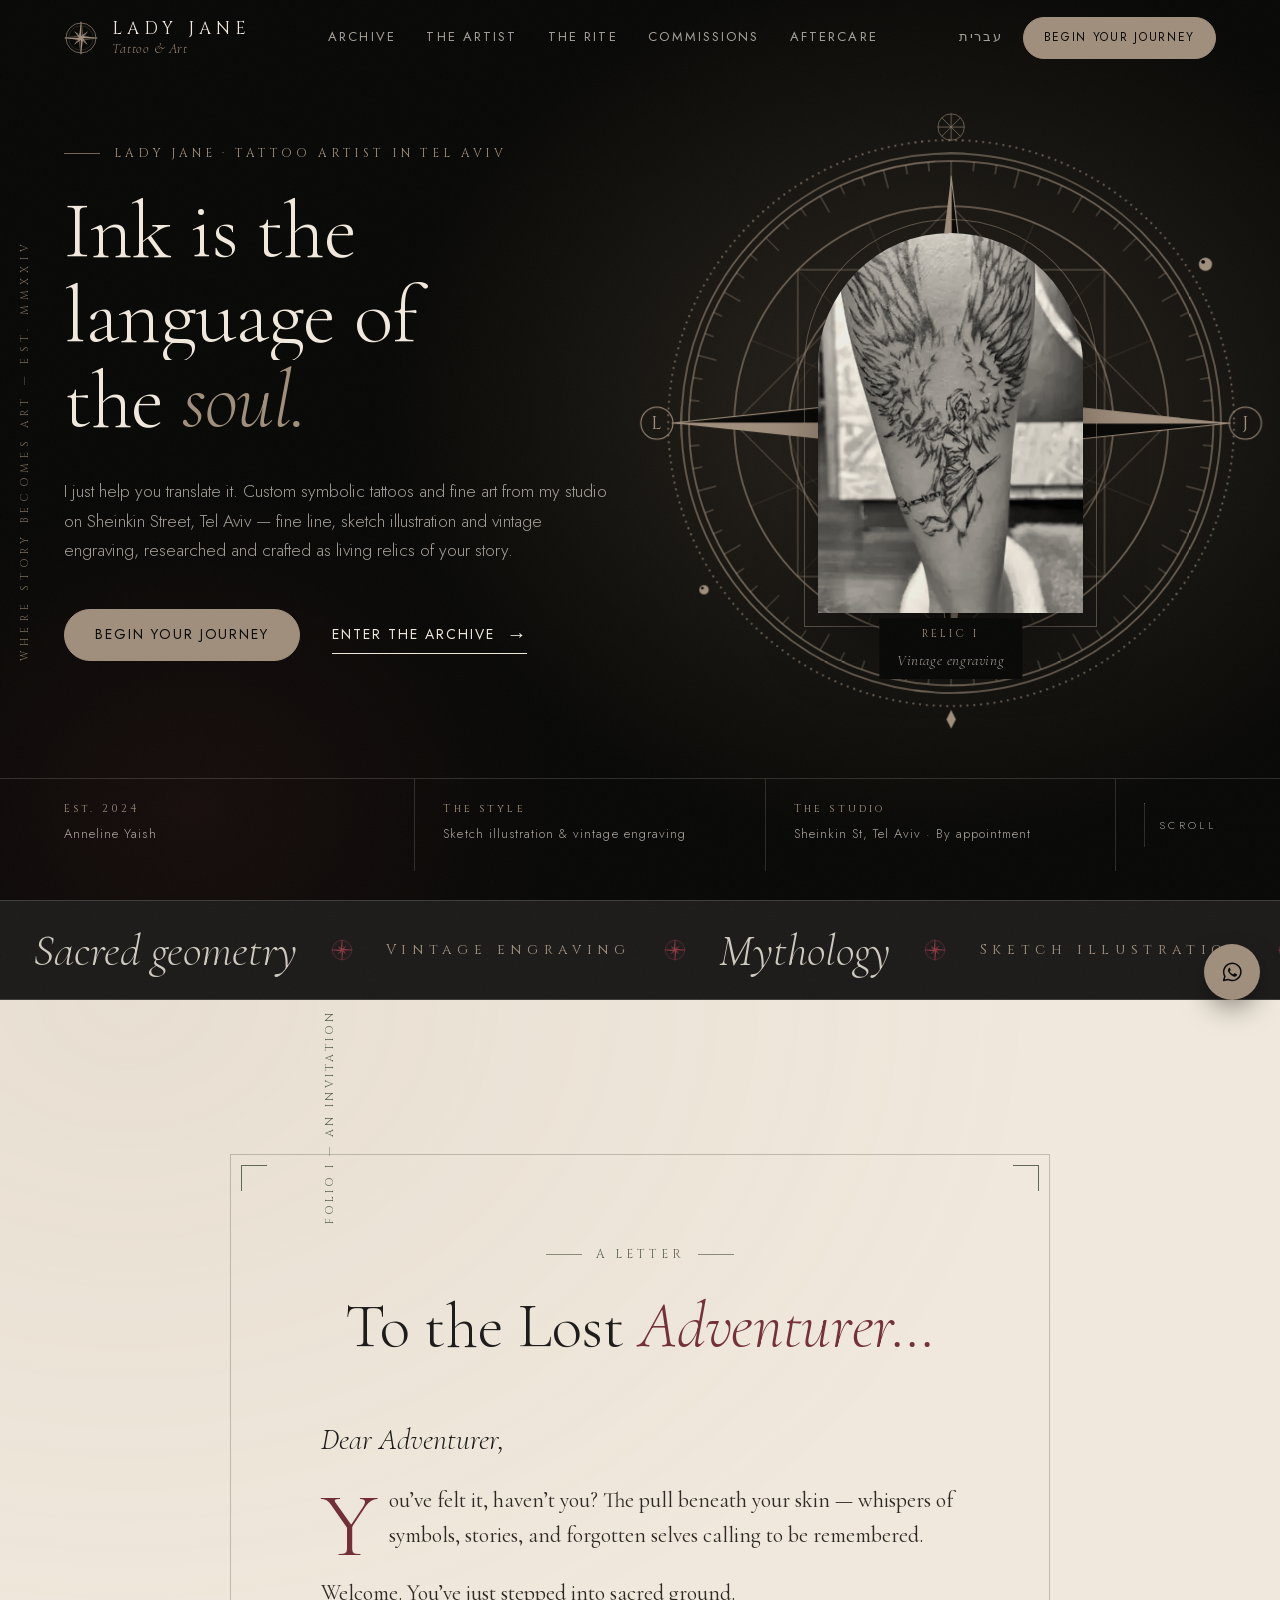
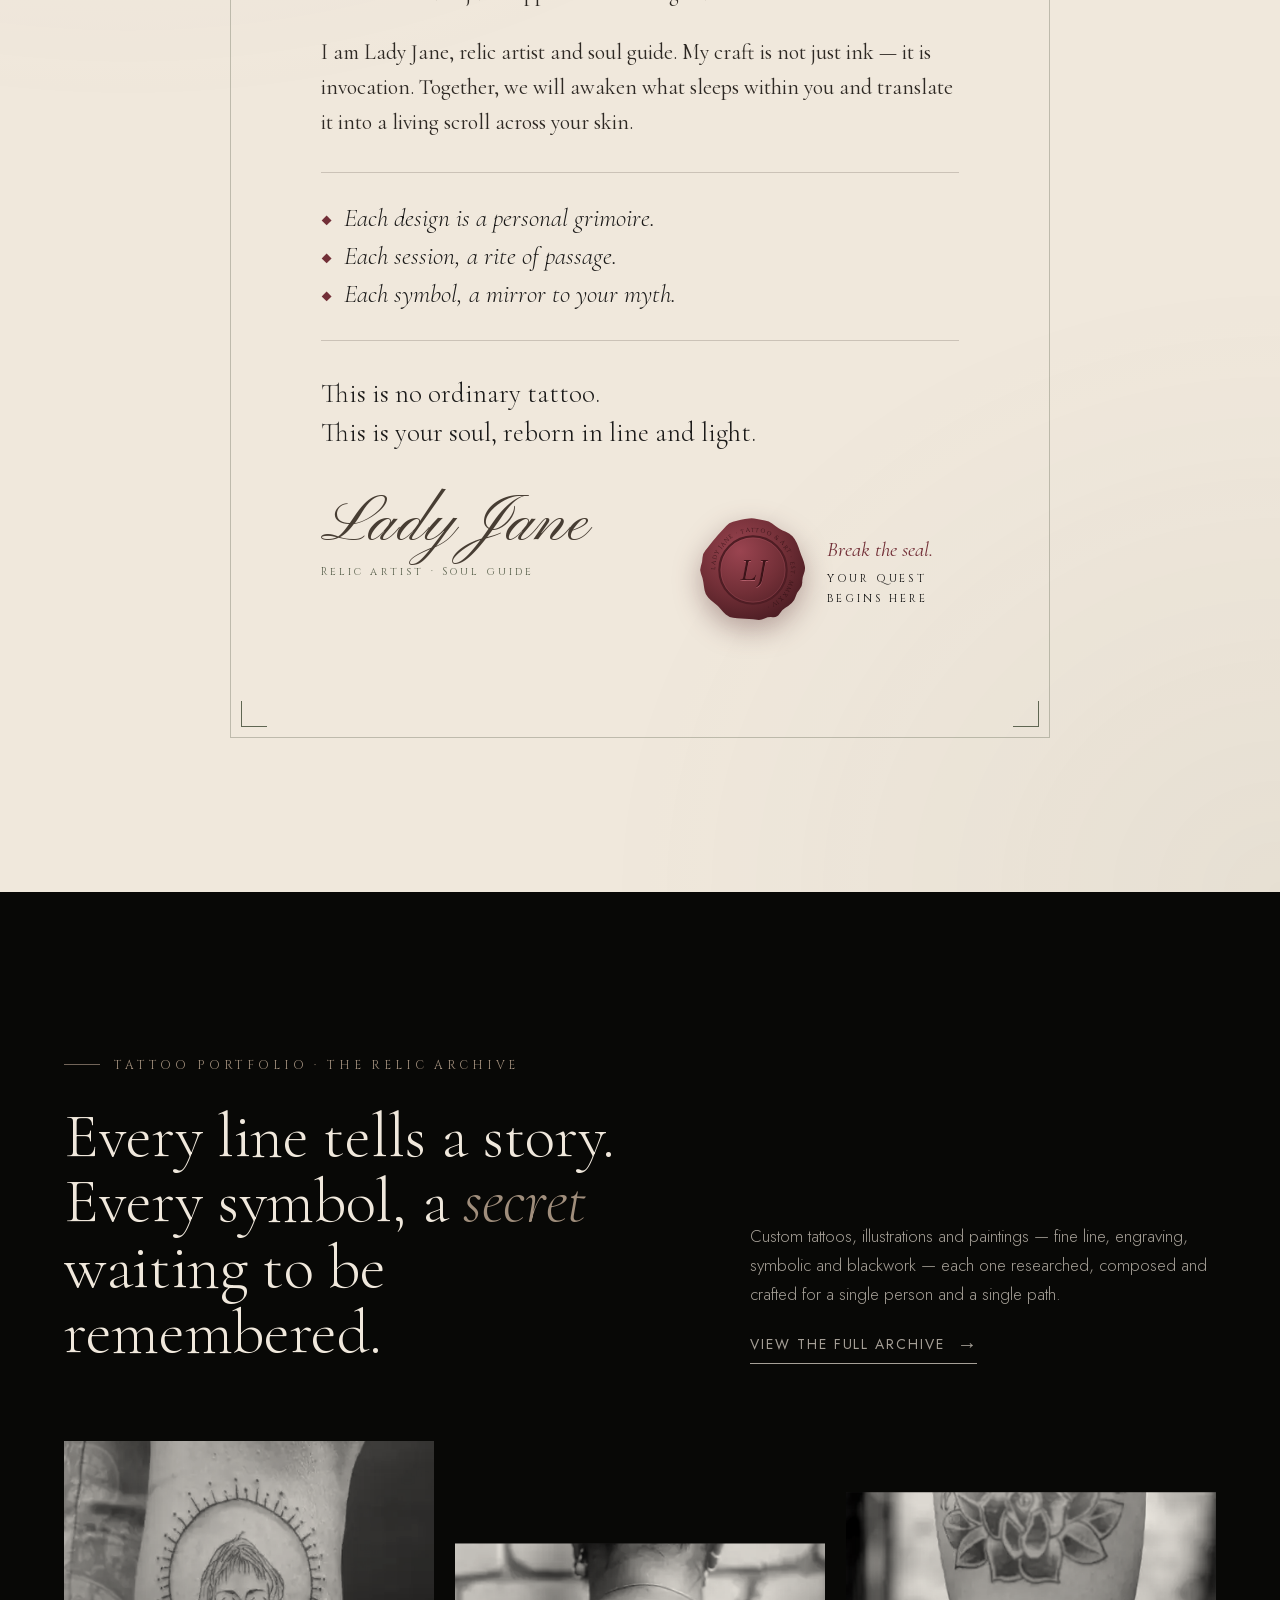
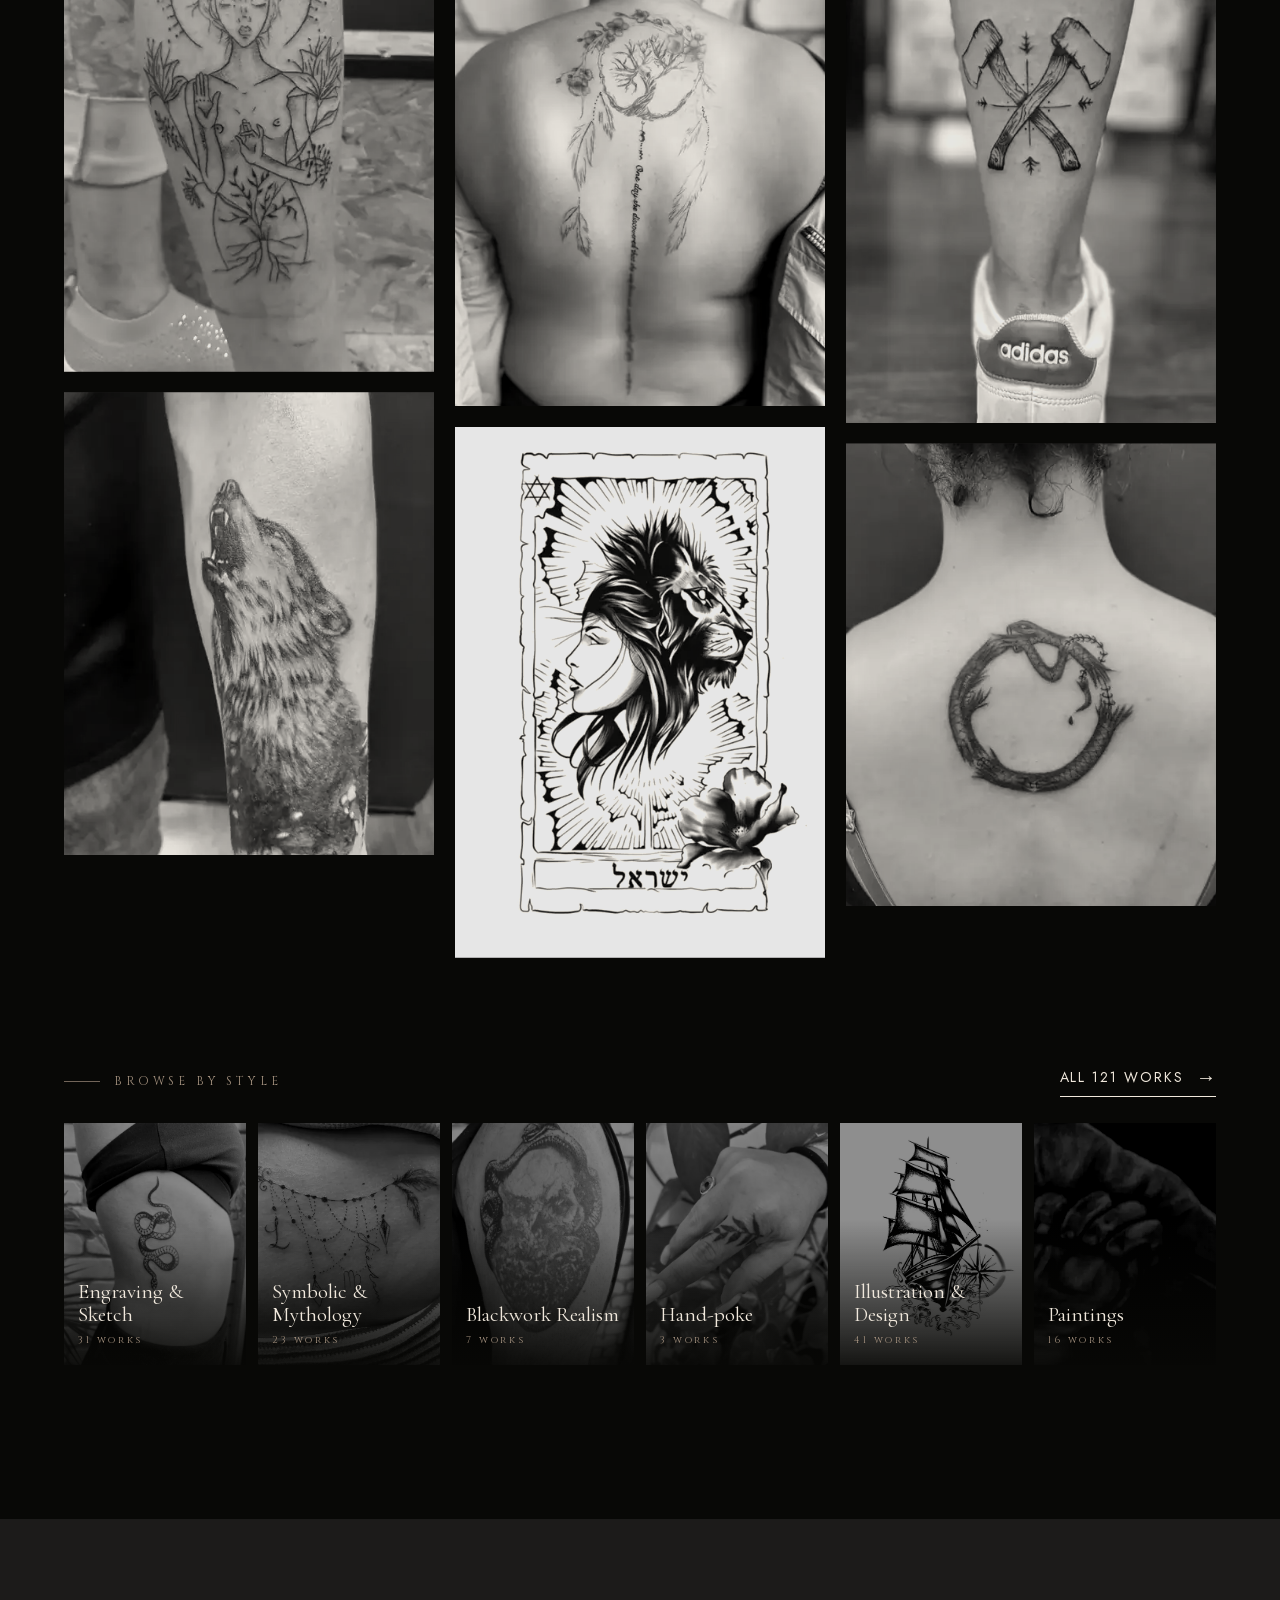
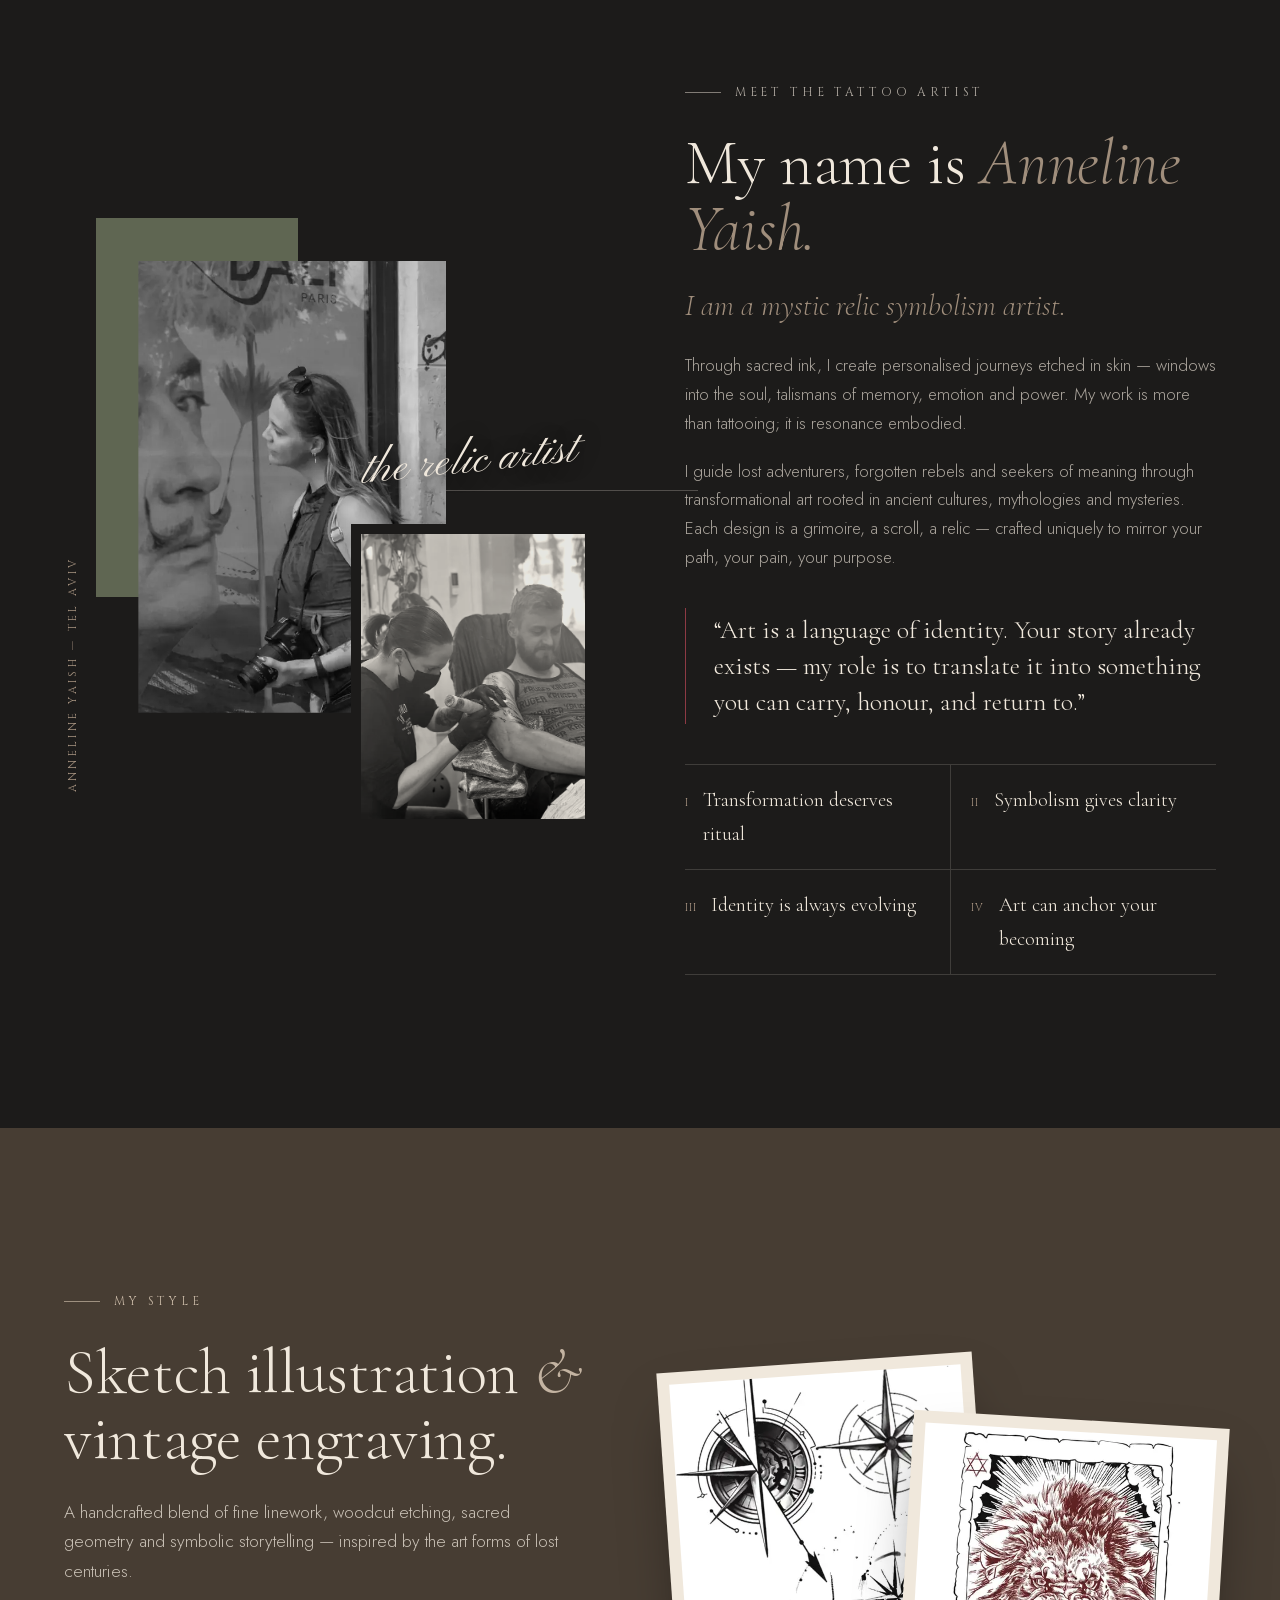
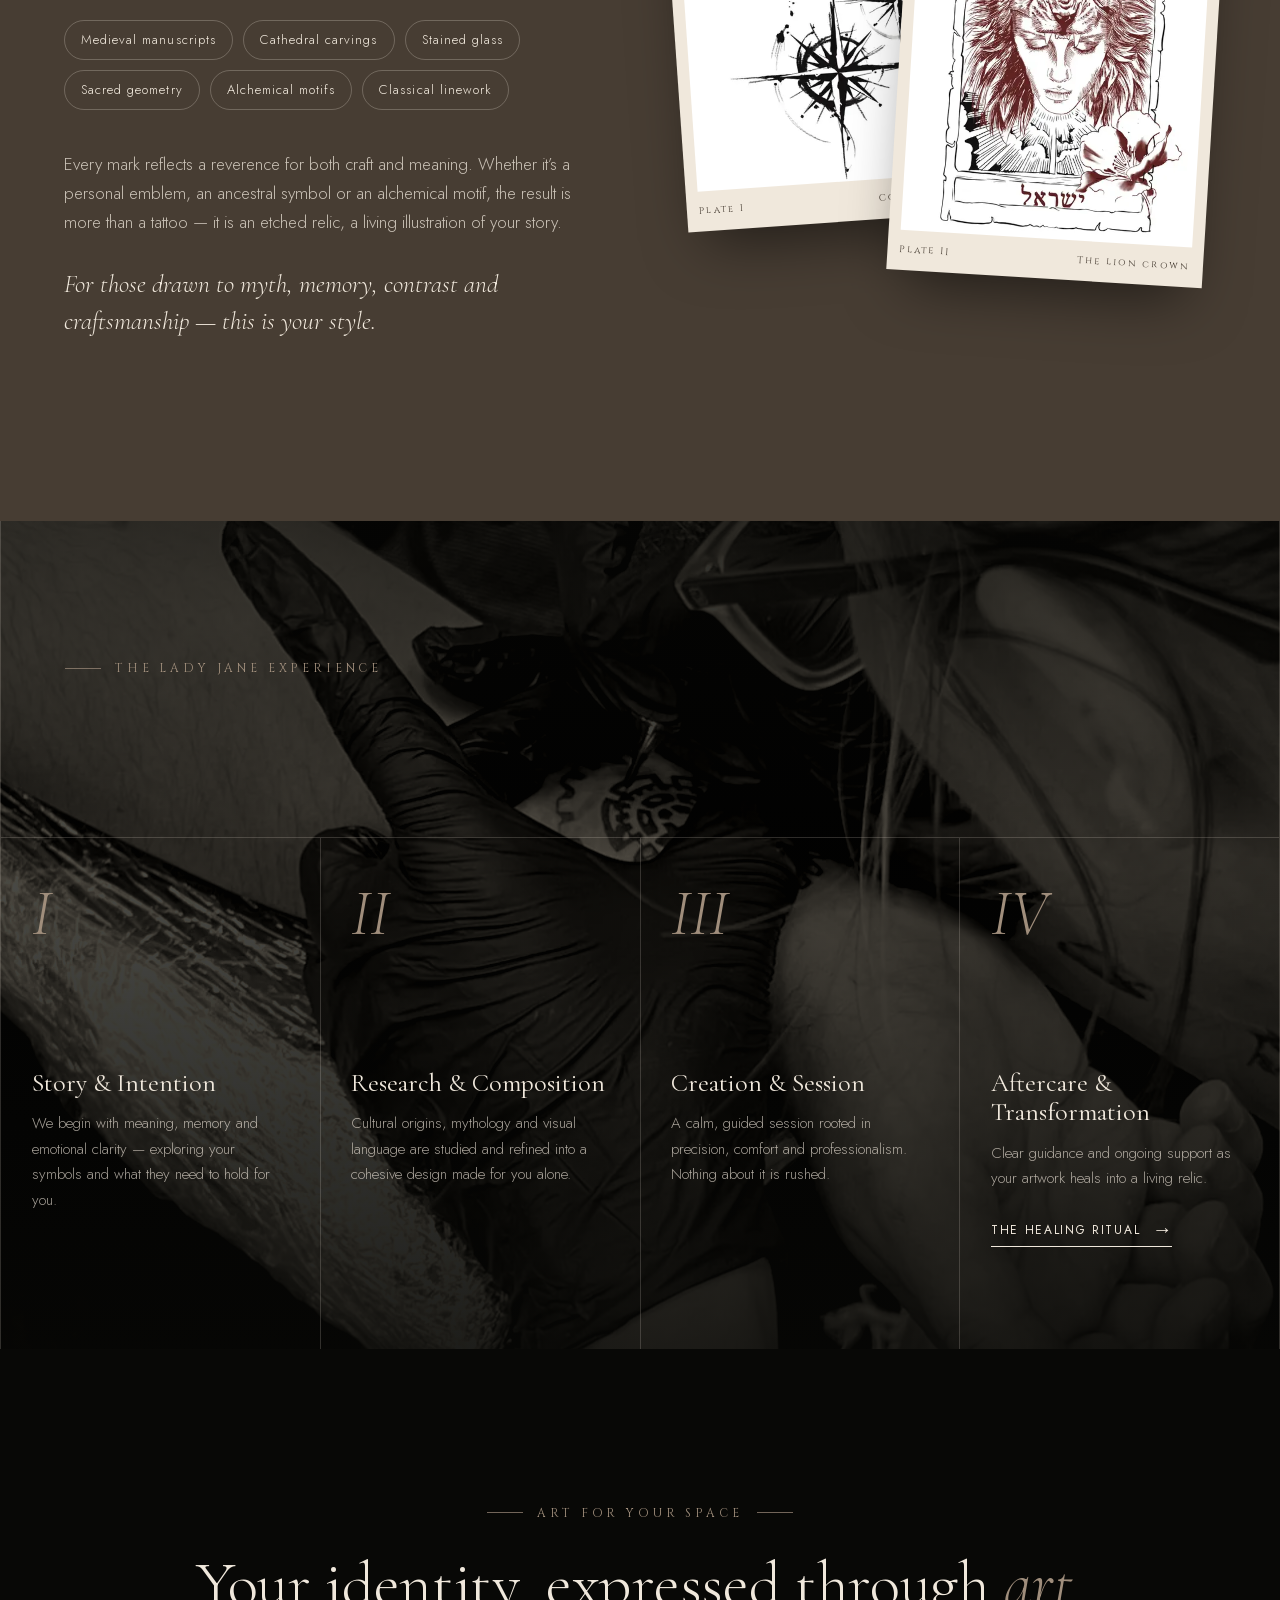
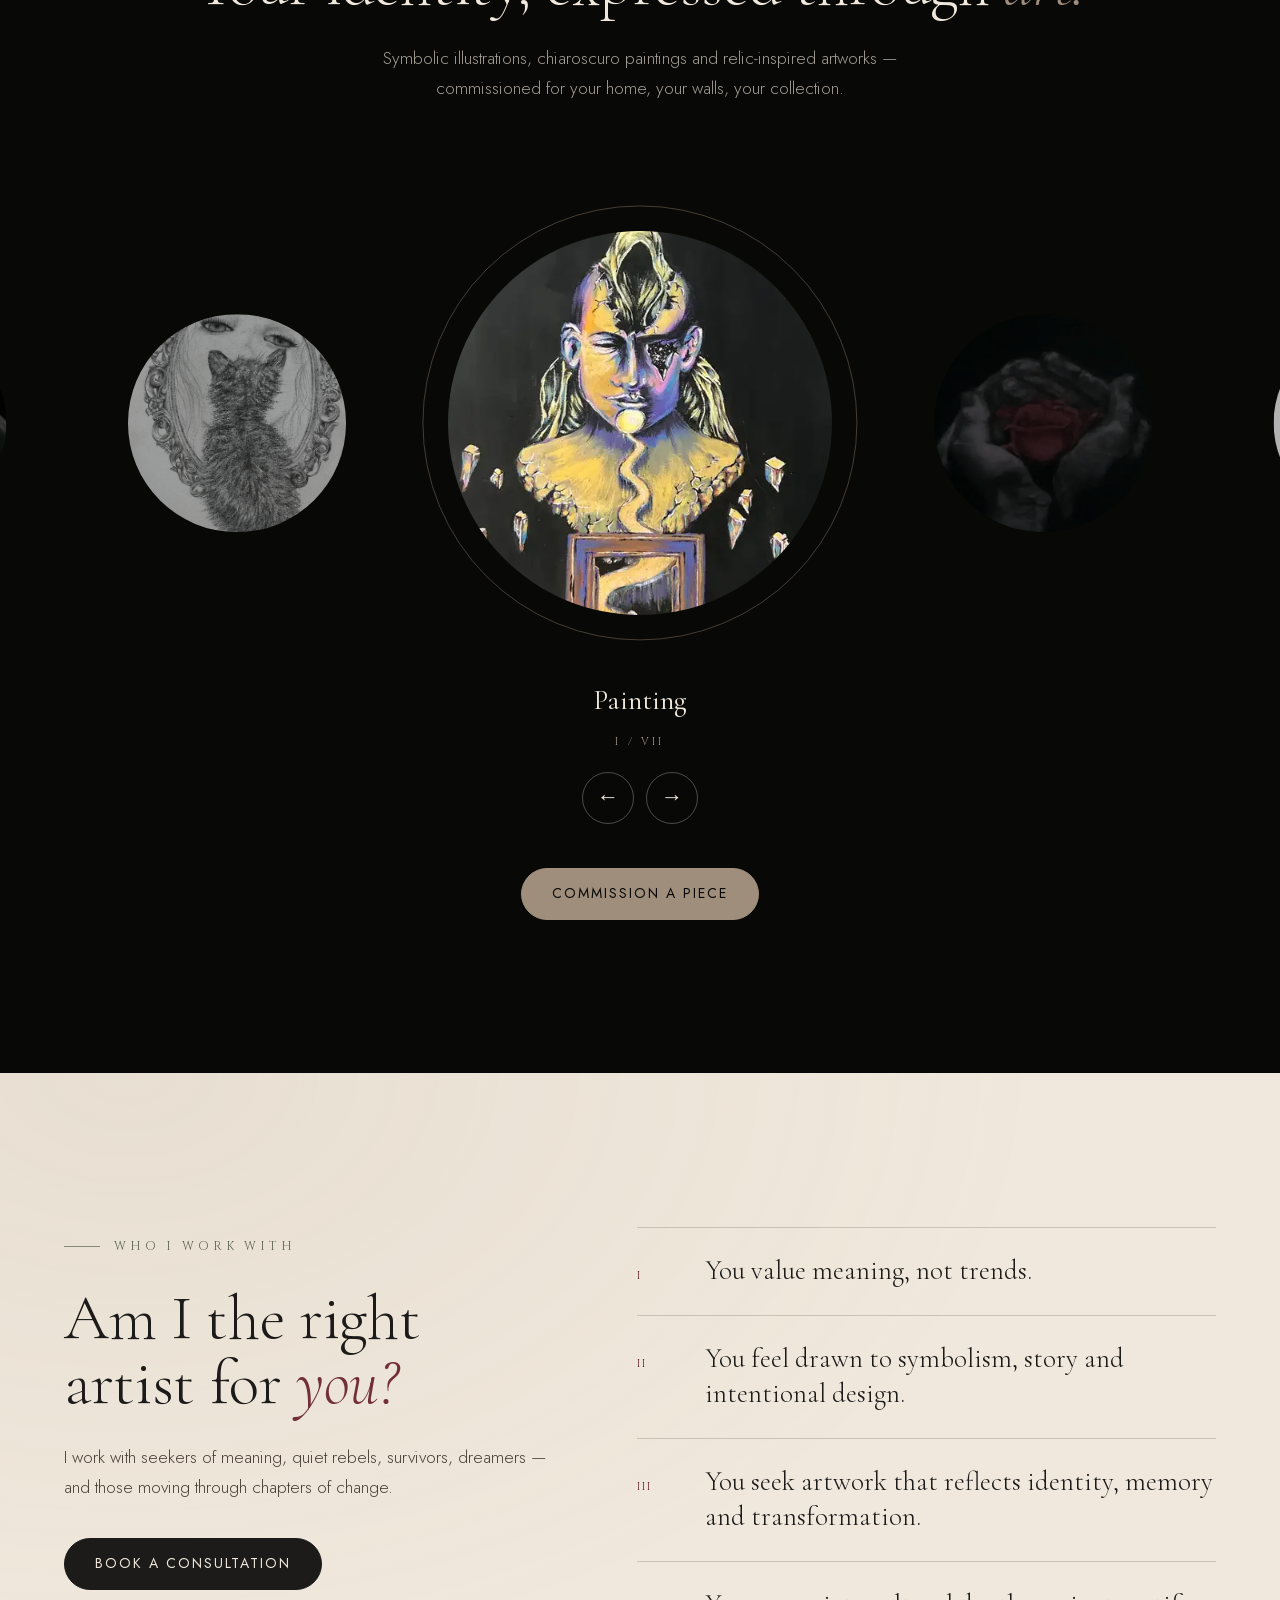
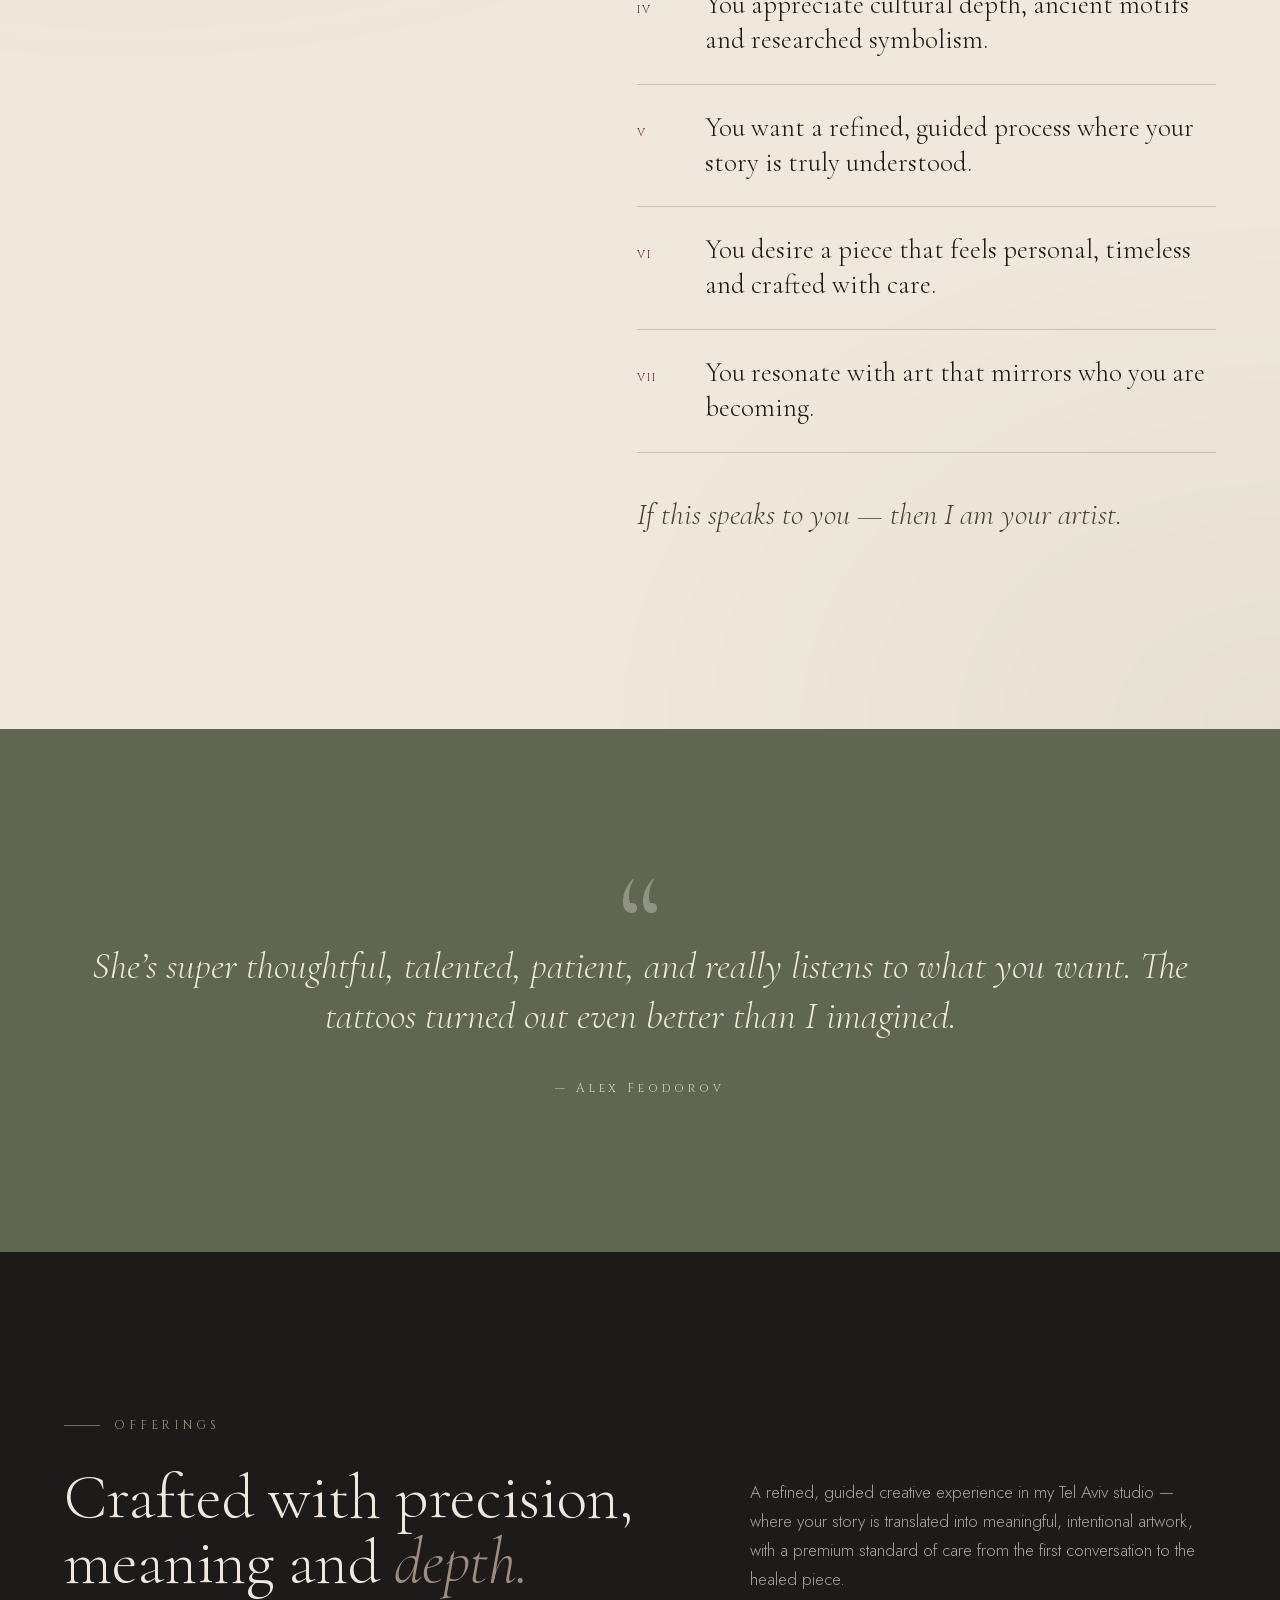
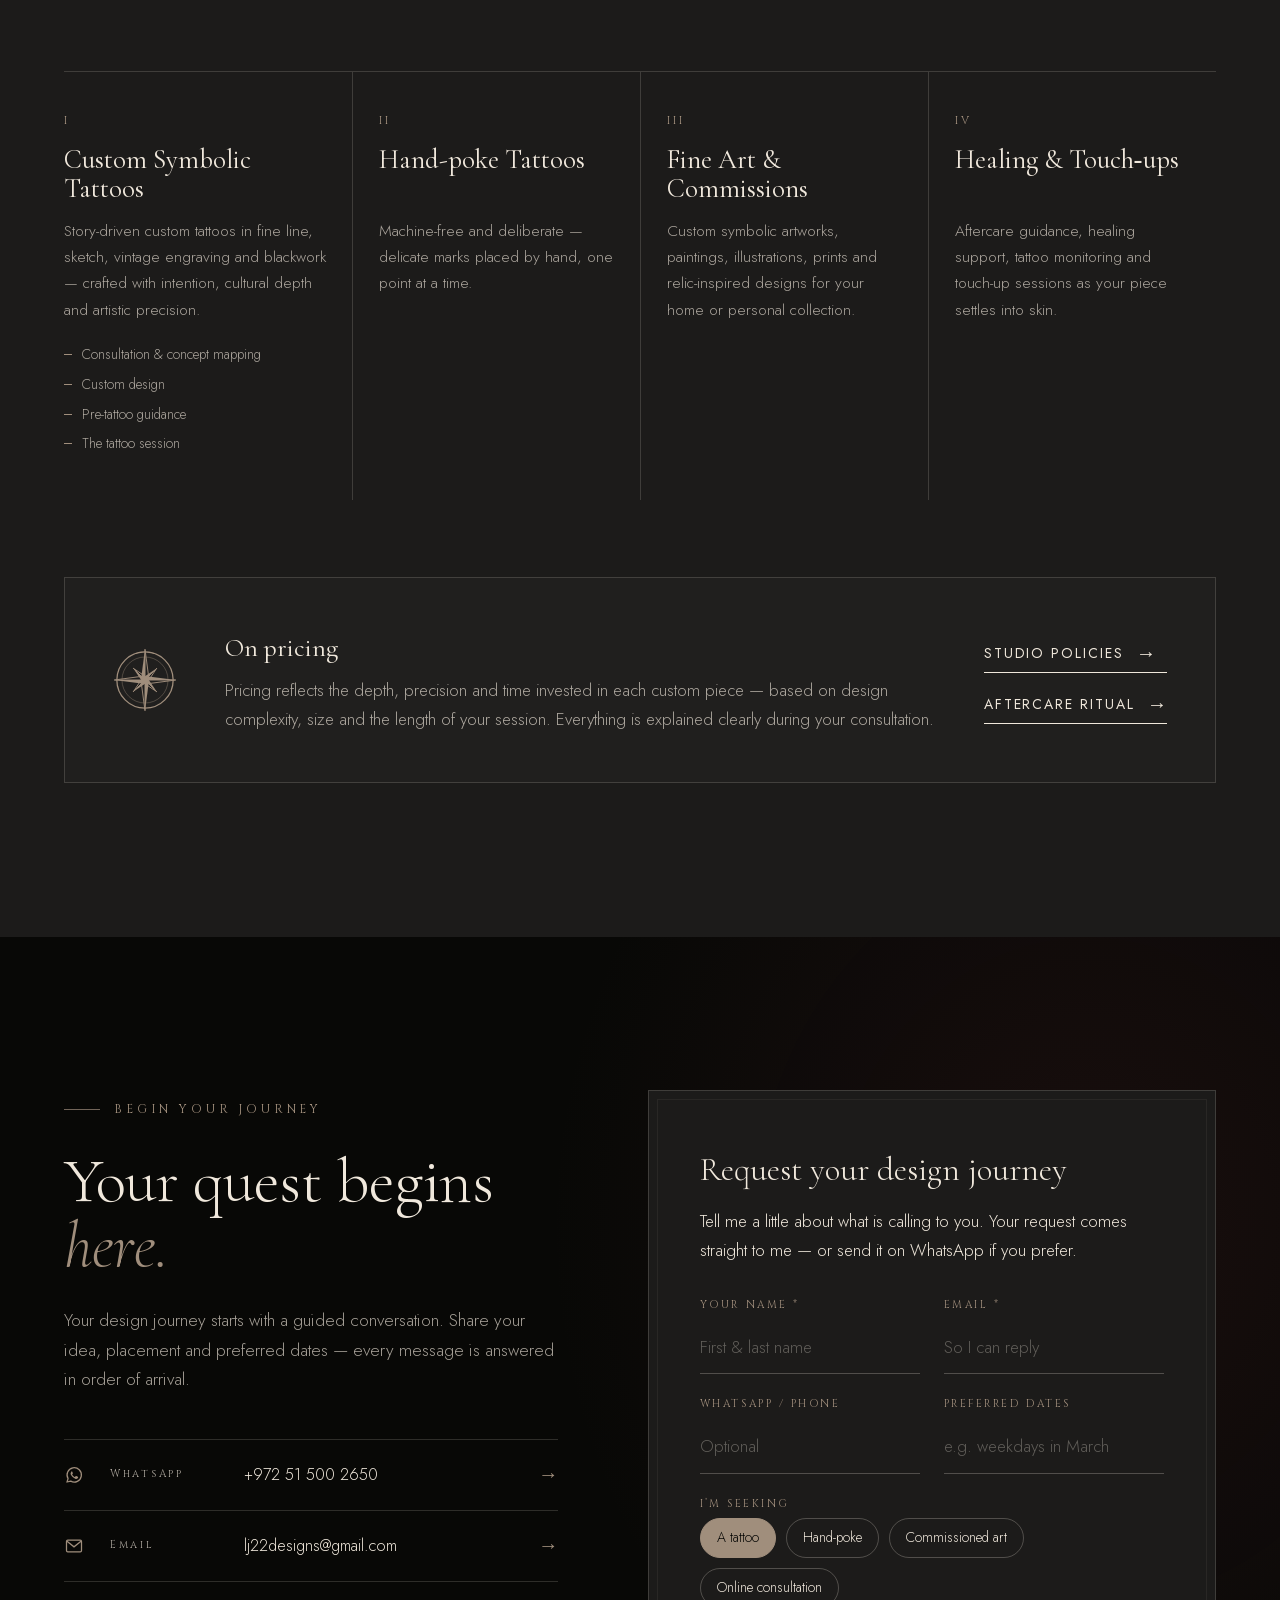
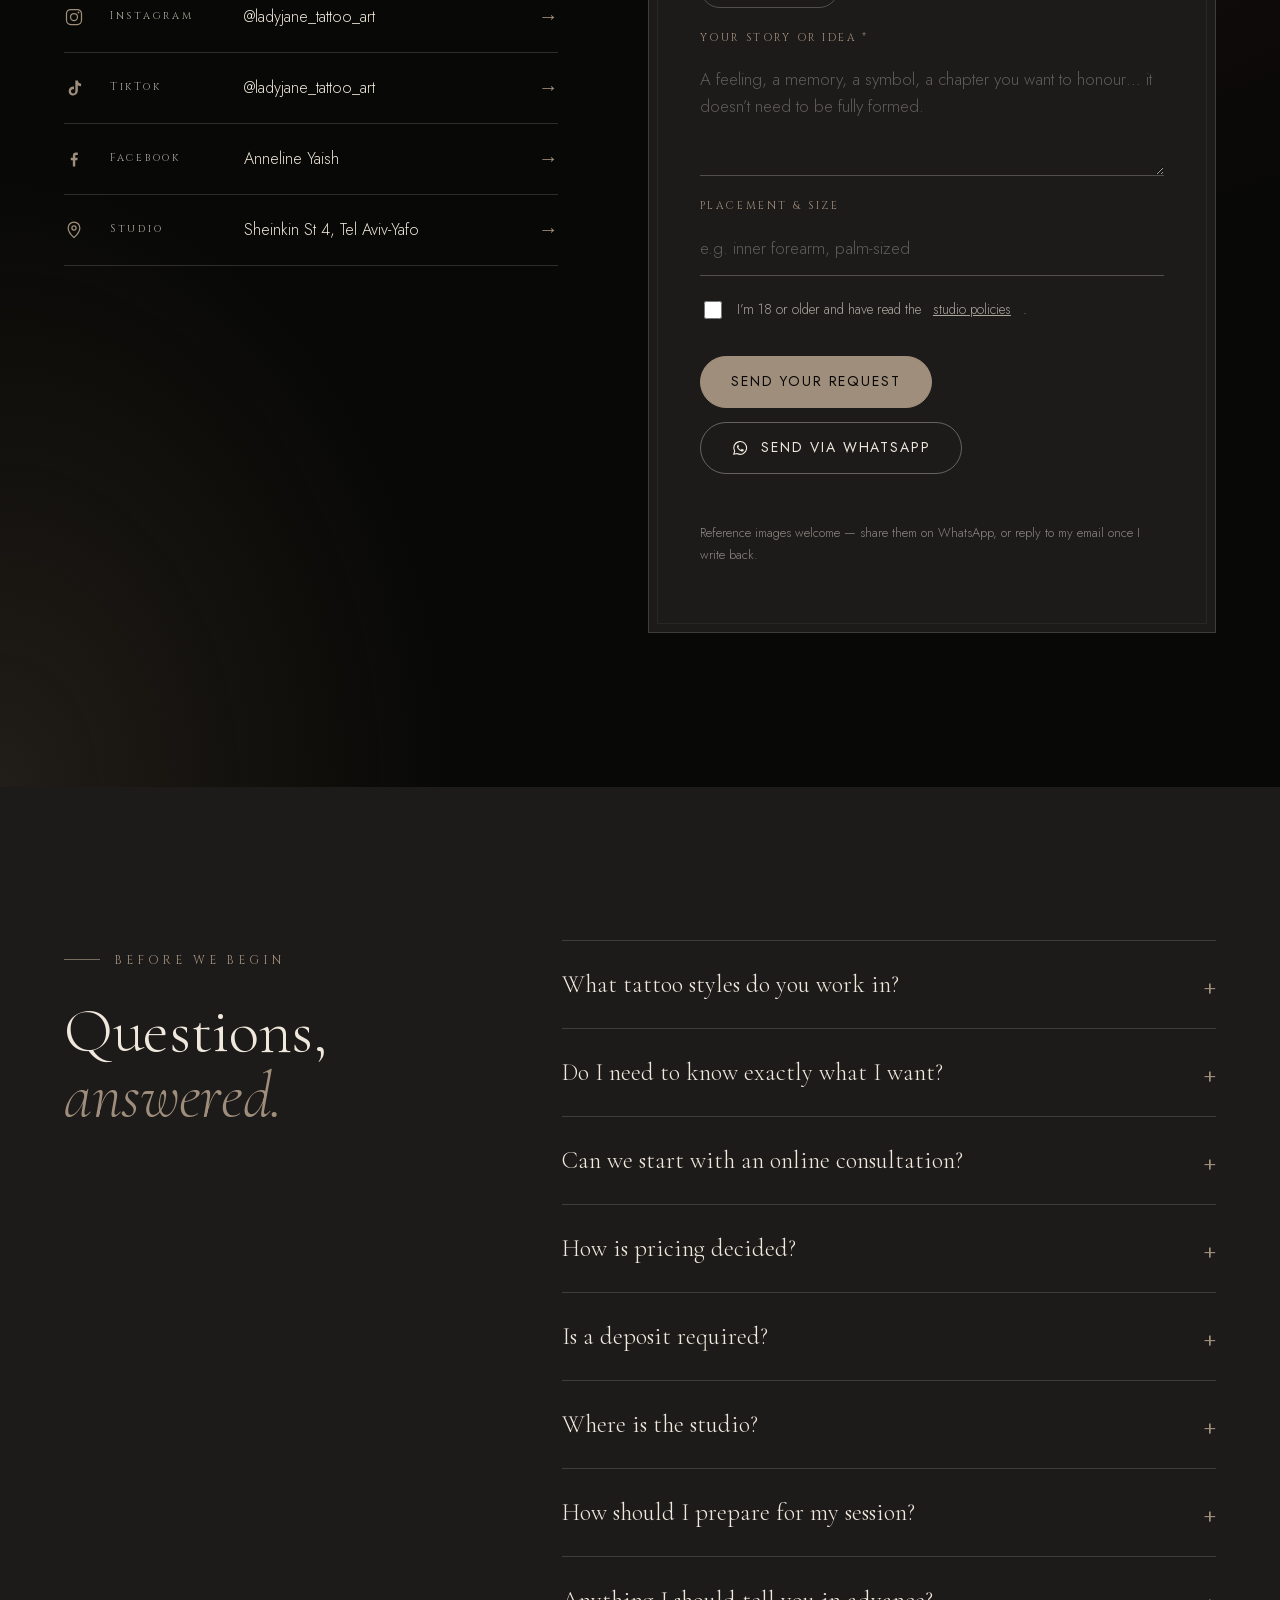
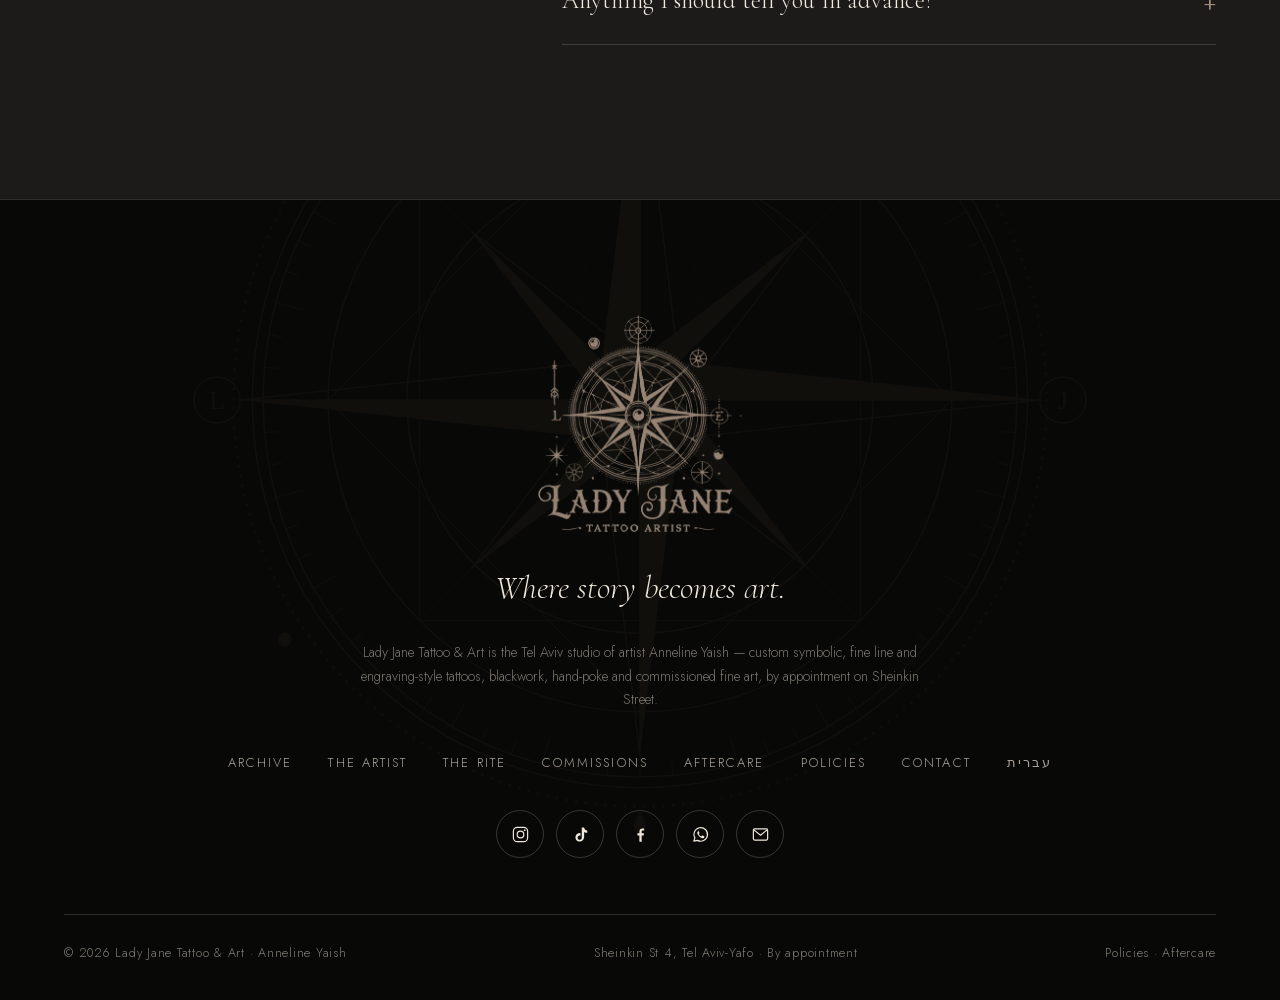
<file: index.html>
<!doctype html>
<html lang="en">
<head>
<meta charset="utf-8">
<meta name="viewport" content="width=device-width, initial-scale=1, viewport-fit=cover">
<title>Tattoo Artist in Tel Aviv — Symbolic &amp; Fine Line | Lady Jane</title>
<meta name="description" content="Custom symbolic tattoos by Anneline Yaish on Sheinkin St, Tel Aviv — fine line, sketch, vintage engraving, blackwork &amp; hand-poke. Book a consultation.">
<meta name="theme-color" content="#080806">
<meta name="robots" content="index, follow, max-image-preview:large">
<link rel="icon" href="assets/img/brand/favicon.svg" type="image/svg+xml">
<link rel="icon" href="assets/img/brand/favicon-192.png" type="image/png" sizes="192x192">
<link rel="icon" href="assets/img/brand/favicon-48.png" type="image/png" sizes="48x48">
<link rel="apple-touch-icon" href="assets/img/brand/apple-touch-icon.png">
<meta property="og:type" content="website">
<meta property="og:locale" content="en_US">
<meta property="og:locale:alternate" content="he_IL">
<meta property="og:site_name" content="Lady Jane — Tattoo &amp; Art">
<meta property="og:title" content="Tattoo Artist in Tel Aviv — Symbolic &amp; Fine Line | Lady Jane">
<meta property="og:description" content="Custom symbolic tattoos by Anneline Yaish on Sheinkin St, Tel Aviv — fine line, sketch, vintage engraving, blackwork &amp; hand-poke. Book a consultation.">
<link rel="canonical" href="https://ladyjanetattoo.com/">
<link rel="alternate" hreflang="en" href="https://ladyjanetattoo.com/">
<link rel="alternate" hreflang="he" href="https://ladyjanetattoo.com/he/">
<link rel="alternate" hreflang="x-default" href="https://ladyjanetattoo.com/">
<meta property="og:url" content="https://ladyjanetattoo.com/">
<meta property="og:image" content="https://ladyjanetattoo.com/assets/img/brand/og.jpg">
<meta property="og:image:width" content="1200">
<meta property="og:image:height" content="630">
<meta property="og:image:alt" content="Lady Jane Tattoo Artist — compass emblem">
<meta name="twitter:card" content="summary_large_image">
<meta name="twitter:title" content="Tattoo Artist in Tel Aviv — Symbolic &amp; Fine Line | Lady Jane">
<meta name="twitter:description" content="Custom symbolic tattoos by Anneline Yaish on Sheinkin St, Tel Aviv — fine line, sketch, vintage engraving, blackwork &amp; hand-poke. Book a consultation.">
<link rel="preload" href="assets/fonts/cormorant-garamond-latin-normal.woff2" as="font" type="font/woff2" crossorigin>
<link rel="preload" href="assets/fonts/jost-latin-normal.woff2" as="font" type="font/woff2" crossorigin>
<link rel="stylesheet" href="assets/css/style.css?v=a861ec20">
<script>document.documentElement.classList.add('js')</script>
<script type="application/ld+json">{"@context":"https://schema.org","@graph":[{"@type":"WebSite","@id":"https://ladyjanetattoo.com/#website","url":"https://ladyjanetattoo.com/","name":"Lady Jane Tattoo & Art","alternateName":["Lady Jane","Lady Jane Tattoo","LadyJane Tattoo Art","ליידי ג׳יין קעקועים","ליידי ג׳יין"],"inLanguage":"en","publisher":{"@id":"https://ladyjanetattoo.com/#studio"}},{"@type":"TattooParlor","@id":"https://ladyjanetattoo.com/#studio","name":"Lady Jane Tattoo & Art","alternateName":["Lady Jane","Lady Jane Tattoo","LadyJane Tattoo Art","ליידי ג׳יין קעקועים","ליידי ג׳יין"],"description":"Tel Aviv tattoo and fine-art studio of artist Anneline Yaish: custom symbolic, fine line, sketch and vintage engraving style tattoos, blackwork realism, hand-poke and commissioned paintings. By appointment.","url":"https://ladyjanetattoo.com/","logo":"https://ladyjanetattoo.com/assets/img/brand/emblem.webp","image":["https://ladyjanetattoo.com/assets/img/brand/og.jpg","https://ladyjanetattoo.com/assets/img/work/engraving-01.webp","https://ladyjanetattoo.com/assets/img/work/symbolic-01.webp","https://ladyjanetattoo.com/assets/img/work/engraving-03.webp"],"telephone":"+972515002650","email":"lj22designs@gmail.com","address":{"@type":"PostalAddress","streetAddress":"Sheinkin St 4","addressLocality":"Tel Aviv-Yafo","addressRegion":"Tel Aviv District","addressCountry":"IL"},"areaServed":[{"@type":"City","name":"Tel Aviv-Yafo"},{"@type":"Country","name":"Israel"}],"foundingDate":"2024","founder":{"@id":"https://ladyjanetattoo.com/#anneline"},"employee":{"@id":"https://ladyjanetattoo.com/#anneline"},"knowsAbout":["Fine line tattoos","Sketch illustration tattoos","Vintage engraving tattoos","Woodcut style tattoos","Symbolic tattoos","Mythology tattoos","Sacred geometry tattoos","Blackwork realism","Hand-poke tattoos","Custom tattoo design","Chiaroscuro painting"],"hasOfferCatalog":{"@type":"OfferCatalog","name":"Tattoo & fine art services","itemListElement":[{"@type":"Offer","itemOffered":{"@type":"Service","name":"Custom symbolic tattoo design","description":"Story-driven custom tattoos in fine line, sketch illustration, vintage engraving and blackwork, from consultation and concept mapping to the session.","provider":{"@id":"https://ladyjanetattoo.com/#studio"},"areaServed":{"@type":"City","name":"Tel Aviv-Yafo"}}},{"@type":"Offer","itemOffered":{"@type":"Service","name":"Fine line tattoos","description":"Delicate, precise fine line tattoos with symbolic and botanical motifs.","provider":{"@id":"https://ladyjanetattoo.com/#studio"},"areaServed":{"@type":"City","name":"Tel Aviv-Yafo"}}},{"@type":"Offer","itemOffered":{"@type":"Service","name":"Vintage engraving & woodcut style tattoos","description":"Sketch illustration and wood-engraving inspired tattoos drawing on medieval manuscripts, cathedral carvings and sacred geometry.","provider":{"@id":"https://ladyjanetattoo.com/#studio"},"areaServed":{"@type":"City","name":"Tel Aviv-Yafo"}}},{"@type":"Offer","itemOffered":{"@type":"Service","name":"Blackwork realism tattoos","description":"Black and grey realism with chiaroscuro contrast.","provider":{"@id":"https://ladyjanetattoo.com/#studio"},"areaServed":{"@type":"City","name":"Tel Aviv-Yafo"}}},{"@type":"Offer","itemOffered":{"@type":"Service","name":"Hand-poke tattoos","description":"Machine-free tattoos placed by hand, one point at a time.","provider":{"@id":"https://ladyjanetattoo.com/#studio"},"areaServed":{"@type":"City","name":"Tel Aviv-Yafo"}}},{"@type":"Offer","itemOffered":{"@type":"Service","name":"Commissioned fine art","description":"Custom symbolic paintings, illustrations and prints for the home or a personal collection.","provider":{"@id":"https://ladyjanetattoo.com/#studio"},"areaServed":{"@type":"City","name":"Tel Aviv-Yafo"}}},{"@type":"Offer","itemOffered":{"@type":"Service","name":"Online tattoo consultation","description":"A 15-minute online consultation for tattoo or art & design commissions.","provider":{"@id":"https://ladyjanetattoo.com/#studio"},"areaServed":{"@type":"City","name":"Tel Aviv-Yafo"}}},{"@type":"Offer","itemOffered":{"@type":"Service","name":"Healing support & touch-ups","description":"Aftercare guidance, tattoo monitoring and touch-up sessions.","provider":{"@id":"https://ladyjanetattoo.com/#studio"},"areaServed":{"@type":"City","name":"Tel Aviv-Yafo"}}}]},"sameAs":["https://www.instagram.com/ladyjane_tattoo_art/","https://www.tiktok.com/@ladyjane_tattoo_art","https://www.facebook.com/annelineyaish22/"],"contactPoint":{"@type":"ContactPoint","contactType":"bookings","telephone":"+972515002650","email":"lj22designs@gmail.com","url":"https://ladyjanetattoo.com/#begin","availableLanguage":["English","Hebrew"]}},{"@type":"Person","@id":"https://ladyjanetattoo.com/#anneline","name":"Anneline Yaish","alternateName":"Lady Jane","jobTitle":"Tattoo artist and fine artist","image":"https://ladyjanetattoo.com/assets/img/artist/portrait-dali.webp","worksFor":{"@id":"https://ladyjanetattoo.com/#studio"},"sameAs":["https://www.instagram.com/ladyjane_tattoo_art/","https://www.tiktok.com/@ladyjane_tattoo_art","https://www.facebook.com/annelineyaish22/"]},{"@type":"FAQPage","@id":"https://ladyjanetattoo.com/#faq","inLanguage":"en","mainEntity":[{"@type":"Question","name":"What tattoo styles do you work in?","acceptedAnswer":{"@type":"Answer","text":"Custom, story-driven tattoos in fine line, sketch illustration, vintage engraving and woodcut style, sacred geometry, symbolic and mythological motifs, blackwork realism and hand-poke. Every design is created just for you."}},{"@type":"Question","name":"Do I need to know exactly what I want?","acceptedAnswer":{"@type":"Answer","text":"No. Many clients come with a feeling, an idea or a symbolic intention. We develop the story together — that’s what the consultation is for."}},{"@type":"Question","name":"Can we start with an online consultation?","acceptedAnswer":{"@type":"Answer","text":"Yes. A 15-minute online consultation is available for tattoos, and a separate one for art & design commissions. Choose “Online consultation” in the form above or message me on WhatsApp."}},{"@type":"Question","name":"How is pricing decided?","acceptedAnswer":{"@type":"Answer","text":"By design complexity, size and the length of your session. Every detail is explained during consultation, before anything is booked."}},{"@type":"Question","name":"Is a deposit required?","acceptedAnswer":{"@type":"Answer","text":"Yes — bookings require a non-refundable deposit that goes toward your final price. You may reschedule once, with at least 24 hours’ notice."}},{"@type":"Question","name":"Where is the studio?","acceptedAnswer":{"@type":"Answer","text":"On Sheinkin Street (Sheinkin St 4) in central Tel Aviv-Yafo. Sessions are by appointment only — send a request above or message me on WhatsApp to book."}},{"@type":"Question","name":"How should I prepare for my session?","acceptedAnswer":{"@type":"Answer","text":"Eat beforehand, bring water and snacks, and come with clean skin and comfortable clothes. No alcohol, and skip heavy gym sessions right before. If you’re nervous, tell me — I’m here to help."}},{"@type":"Question","name":"Anything I should tell you in advance?","acceptedAnswer":{"@type":"Answer","text":"Please share any allergies or medical conditions, and let me know if you’re pregnant or breastfeeding. Diabetic clients will need a clearance letter from their doctor. You must be 18+ with ID."}}]}]}</script>
</head>
<body>
<svg class="sprite" width="0" height="0" aria-hidden="true" focusable="false">
  <symbol id="i-instagram" viewBox="0 0 24 24"><g fill="none" stroke="currentColor" stroke-width="1.5"><rect x="3" y="3" width="18" height="18" rx="5"/><circle cx="12" cy="12" r="4.2"/></g><circle cx="17.4" cy="6.6" r="1.1" fill="currentColor"/></symbol>
  <symbol id="i-tiktok" viewBox="0 0 24 24"><path fill="currentColor" d="M16.6 3c.3 2.1 1.6 3.6 3.9 3.8v3.1a7 7 0 0 1-3.9-1.1v6.3c0 3.8-3.1 6.4-6.6 5.8-3.3-.5-5.1-3.9-4.1-6.9.8-2.5 3.4-4.1 6.1-3.7v3.2c-.6-.2-1.3-.2-1.9 0-1.4.5-2.1 2-1.6 3.4.5 1.4 2.2 2.1 3.6 1.5.9-.4 1.5-1.4 1.5-2.4V3h3z"/></symbol>
  <symbol id="i-facebook" viewBox="0 0 24 24"><path fill="currentColor" d="M13.5 21v-7.6H16l.4-3h-2.9V8.6c0-.9.3-1.5 1.5-1.5h1.6V4.4c-.3 0-1.2-.1-2.3-.1-2.2 0-3.7 1.3-3.7 3.8v2.3H8.1v3h2.5V21h2.9z"/></symbol>
  <symbol id="i-whatsapp" viewBox="0 0 24 24"><path fill="none" stroke="currentColor" stroke-width="1.5" stroke-linejoin="round" d="M3.6 20.4l1.3-4.1a8.6 8.6 0 1 1 3.2 3.1l-4.5 1z"/><path fill="currentColor" d="M9.1 7.4c.3 0 .5 0 .7.5l.8 1.8c.1.3 0 .5-.1.7l-.6.7c-.1.2-.2.3 0 .6.5.9 1.7 2.1 2.9 2.6.3.1.4.1.6-.1l.8-.9c.2-.2.4-.2.6-.1l1.8.9c.3.1.4.3.4.5 0 .6-.3 1.4-.9 1.7-.6.4-1.5.5-2.6.1-1.9-.6-3.9-2.4-5-4.3-.7-1.3-.7-2.4-.2-3.2.3-.6.7-.9.8-1z"/></symbol>
  <symbol id="i-mail" viewBox="0 0 24 24"><g fill="none" stroke="currentColor" stroke-width="1.5"><rect x="3" y="5" width="18" height="14" rx="1.5"/><path d="M3.6 6.2L12 13l8.4-6.8"/></g></symbol>
  <symbol id="i-phone" viewBox="0 0 24 24"><path fill="none" stroke="currentColor" stroke-width="1.5" stroke-linejoin="round" d="M6.6 3.5h2.6l1.4 4.2-2 1.4a12 12 0 0 0 6.3 6.3l1.4-2 4.2 1.4v2.6a2 2 0 0 1-2 2A16.5 16.5 0 0 1 4.6 5.5a2 2 0 0 1 2-2z"/></symbol>
  <symbol id="i-pin" viewBox="0 0 24 24"><g fill="none" stroke="currentColor" stroke-width="1.5"><path d="M12 21s-7-6.1-7-11.5a7 7 0 0 1 14 0C19 14.9 12 21 12 21z"/><circle cx="12" cy="9.5" r="2.5"/></g></symbol>
  <symbol id="i-calendar" viewBox="0 0 24 24"><g fill="none" stroke="currentColor" stroke-width="1.5"><rect x="3.5" y="5" width="17" height="15" rx="1.5"/><path d="M3.5 10h17M8 3v4M16 3v4"/></g></symbol>
  <symbol id="i-compass" viewBox="-50 -50 100 100"><circle r="44" fill="none" stroke="currentColor" stroke-width="2"/><circle r="36" fill="none" stroke="currentColor" stroke-width="1" opacity=".6"/><path d="M0 0L0.0 -6.0L18.38 -18.38Z" fill="currentColor"/><path d="M0 0L18.38 -18.38L6.0 0.0Z" fill="none" stroke="currentColor" stroke-width="1.5" stroke-linejoin="round"/><path d="M0 0L6.0 0.0L18.38 18.38Z" fill="currentColor"/><path d="M0 0L18.38 18.38L0.0 6.0Z" fill="none" stroke="currentColor" stroke-width="1.5" stroke-linejoin="round"/><path d="M0 0L0.0 6.0L-18.38 18.38Z" fill="currentColor"/><path d="M0 0L-18.38 18.38L-6.0 0.0Z" fill="none" stroke="currentColor" stroke-width="1.5" stroke-linejoin="round"/><path d="M0 0L-6.0 0.0L-18.38 -18.38Z" fill="currentColor"/><path d="M0 0L-18.38 -18.38L-0.0 -6.0Z" fill="none" stroke="currentColor" stroke-width="1.5" stroke-linejoin="round"/><path d="M0 0L-5.66 -5.66L0.0 -48.0Z" fill="currentColor"/><path d="M0 0L0.0 -48.0L5.66 -5.66Z" fill="none" stroke="currentColor" stroke-width="1.5" stroke-linejoin="round"/><path d="M0 0L5.66 -5.66L48.0 0.0Z" fill="currentColor"/><path d="M0 0L48.0 0.0L5.66 5.66Z" fill="none" stroke="currentColor" stroke-width="1.5" stroke-linejoin="round"/><path d="M0 0L5.66 5.66L0.0 48.0Z" fill="currentColor"/><path d="M0 0L0.0 48.0L-5.66 5.66Z" fill="none" stroke="currentColor" stroke-width="1.5" stroke-linejoin="round"/><path d="M0 0L-5.66 5.66L-48.0 0.0Z" fill="currentColor"/><path d="M0 0L-48.0 0.0L-5.66 -5.66Z" fill="none" stroke="currentColor" stroke-width="1.5" stroke-linejoin="round"/><circle r="5" fill="currentColor"/></symbol>
</svg>
<a class="skip-link" href="#main">Skip to content</a>
<header class="site-header" id="top">
  <div class="wrap">
    <a class="brand" href="#top" aria-label="Lady Jane — Tattoo &amp; Art, home">
      <svg class="mini-compass" viewBox="0 0 100 100" aria-hidden="true"><use href="#i-compass"/></svg>
      <span class="brand-text"><span class="brand-name">LADY JANE</span><span class="brand-sub">Tattoo &amp; Art</span></span>
    </a>
    <nav class="nav" aria-label="Primary">
      <a href="work.html">Archive</a>
      <a href="#artist">The Artist</a>
      <a href="#rite">The Rite</a>
      <a href="#commissions">Commissions</a>
      <a href="aftercare.html">Aftercare</a>
    </nav>
    <div class="header-cta">
      <a class="lang-switch" href="he/" hreflang="he" lang="he" aria-label="עברית"><span class="long">עברית</span><span class="short" aria-hidden="true">עב</span></a>
      <a class="btn btn--sm" href="#begin">Begin your journey</a>
      <button class="menu-toggle" type="button" aria-expanded="false" aria-controls="mobile-menu"><span class="label">Menu</span><span class="bars" aria-hidden="true"></span></button>
    </div>
  </div>
</header>
<div class="mobile-menu" id="mobile-menu">
  <span class="compass compass--static" aria-hidden="true"></span>
  <nav aria-label="Mobile">
    <a href="work.html"><span>I</span>The Archive</a>
    <a href="#artist"><span>II</span>The Artist</a>
    <a href="#rite"><span>III</span>The Rite</a>
    <a href="#commissions"><span>IV</span>Art &amp; Commissions</a>
    <a href="aftercare.html"><span>V</span>Aftercare</a>
    <a href="#begin"><span>VI</span>Begin your journey</a>
  </nav>
  <div class="menu-foot">
    <a class="btn" href="https://wa.me/972515002650" target="_blank" rel="noopener"><svg aria-hidden="true"><use href="#i-whatsapp"/></svg>WhatsApp</a>
    <a class="link-arrow" href="https://www.instagram.com/ladyjane_tattoo_art/" target="_blank" rel="noopener">@ladyjane_tattoo_art</a>
  </div>
</div>
<main id="main">

  <!-- ============ HERO ============ -->
  <section class="hero" aria-labelledby="hero-title">
    <span class="hero-side" aria-hidden="true">WHERE STORY BECOMES ART — EST. MMXXIV</span>
    <div class="wrap">
      <div class="hero-grid">
        <div class="hero-copy">
          <h1 class="display" id="hero-title">
            <span class="eyebrow">Lady Jane · Tattoo artist in Tel Aviv</span>
            <span class="line"><span>Ink is the</span></span>
            <span class="line"><span>language of</span></span>
            <span class="line"><span>the <em>soul.</em></span></span>
          </h1>
          <p class="lede">I just help you translate it. Custom symbolic tattoos and fine art from my studio on Sheinkin Street, Tel Aviv — fine line, sketch illustration and vintage engraving, researched and crafted as living relics of your story.</p>
          <div class="actions">
            <a class="btn" href="#begin">Begin your journey</a>
            <a class="link-arrow" href="work.html">Enter the archive</a>
          </div>
        </div>

        <div class="hero-visual">
          <svg class="compass is-drawing" viewBox="-332 -332 664 664" aria-hidden="true" focusable="false"><g class="compass-spin"><circle class="c-dots" r="300"/><circle class="c-draw" r="286" pathLength="1"/><circle class="c-draw" r="278" pathLength="1"/><circle class="c-draw" r="230" pathLength="1"/><circle class="c-draw" r="172" pathLength="1"/><path class="c-draw c-thin" d="M0.0 -278.0L0.0 -250.0M24.23 -276.94L23.36 -266.98M48.27 -273.78L46.54 -263.93M71.95 -268.53L66.78 -249.21M95.08 -261.23L91.66 -251.84M117.49 -251.95L113.26 -242.89M139.0 -240.76L129.0 -223.43M159.45 -227.72L153.72 -219.53M178.69 -212.96L172.27 -205.3M196.58 -196.58L182.43 -182.43M212.96 -178.69L205.3 -172.27M227.72 -159.45L219.53 -153.72M240.76 -139.0L223.43 -129.0M251.95 -117.49L242.89 -113.26M261.23 -95.08L251.84 -91.66M268.53 -71.95L249.21 -66.78M273.78 -48.27L263.93 -46.54M276.94 -24.23L266.98 -23.36M278.0 0.0L250.0 0.0M276.94 24.23L266.98 23.36M273.78 48.27L263.93 46.54M268.53 71.95L249.21 66.78M261.23 95.08L251.84 91.66M251.95 117.49L242.89 113.26M240.76 139.0L223.43 129.0M227.72 159.45L219.53 153.72M212.96 178.69L205.3 172.27M196.58 196.58L182.43 182.43M178.69 212.96L172.27 205.3M159.45 227.72L153.72 219.53M139.0 240.76L129.0 223.43M117.49 251.95L113.26 242.89M95.08 261.23L91.66 251.84M71.95 268.53L66.78 249.21M48.27 273.78L46.54 263.93M24.23 276.94L23.36 266.98M0.0 278.0L0.0 250.0M-24.23 276.94L-23.36 266.98M-48.27 273.78L-46.54 263.93M-71.95 268.53L-66.78 249.21M-95.08 261.23L-91.66 251.84M-117.49 251.95L-113.26 242.89M-139.0 240.76L-129.0 223.43M-159.45 227.72L-153.72 219.53M-178.69 212.96L-172.27 205.3M-196.58 196.58L-182.43 182.43M-212.96 178.69L-205.3 172.27M-227.72 159.45L-219.53 153.72M-240.76 139.0L-223.43 129.0M-251.95 117.49L-242.89 113.26M-261.23 95.08L-251.84 91.66M-268.53 71.95L-249.21 66.78M-273.78 48.27L-263.93 46.54M-276.94 24.23L-266.98 23.36M-278.0 0.0L-250.0 0.0M-276.94 -24.23L-266.98 -23.36M-273.78 -48.27L-263.93 -46.54M-268.53 -71.95L-249.21 -66.78M-261.23 -95.08L-251.84 -91.66M-251.95 -117.49L-242.89 -113.26M-240.76 -139.0L-223.43 -129.0M-227.72 -159.45L-219.53 -153.72M-212.96 -178.69L-205.3 -172.27M-196.58 -196.58L-182.43 -182.43M-178.69 -212.96L-172.27 -205.3M-159.45 -227.72L-153.72 -219.53M-139.0 -240.76L-129.0 -223.43M-117.49 -251.95L-113.26 -242.89M-95.08 -261.23L-91.66 -251.84M-71.95 -268.53L-66.78 -249.21M-48.27 -273.78L-46.54 -263.93M-24.23 -276.94L-23.36 -266.98" pathLength="1"/><path class="c-draw c-thin" d="M0.0 -230.0L230.0 0.0L0.0 230.0L-230.0 0.0Z" pathLength="1"/><path class="c-draw c-thin" d="M162.63 -162.63L162.63 162.63L-162.63 162.63L-162.63 -162.63Z" pathLength="1"/><g class="c-seed"><circle class="c-draw c-thin" r="86" pathLength="1"/><circle class="c-draw c-thin" cx="43.0" cy="-74.48" r="86" pathLength="1"/><circle class="c-draw c-thin" cx="86.0" cy="0.0" r="86" pathLength="1"/><circle class="c-draw c-thin" cx="43.0" cy="74.48" r="86" pathLength="1"/><circle class="c-draw c-thin" cx="-43.0" cy="74.48" r="86" pathLength="1"/><circle class="c-draw c-thin" cx="-86.0" cy="0.0" r="86" pathLength="1"/><circle class="c-draw c-thin" cx="-43.0" cy="-74.48" r="86" pathLength="1"/></g><path class="c-draw c-faint" d="M0.0 -50.0L0.0 -230.0M19.13 -46.19L88.02 -212.49M35.36 -35.36L162.63 -162.63M46.19 -19.13L212.49 -88.02M50.0 0.0L230.0 0.0M46.19 19.13L212.49 88.02M35.36 35.36L162.63 162.63M19.13 46.19L88.02 212.49M0.0 50.0L0.0 230.0M-19.13 46.19L-88.02 212.49M-35.36 35.36L-162.63 162.63M-46.19 19.13L-212.49 88.02M-50.0 0.0L-230.0 0.0M-46.19 -19.13L-212.49 -88.02M-35.36 -35.36L-162.63 -162.63M-19.13 -46.19L-88.02 -212.49" pathLength="1"/><g class="c-star"><path class="c-fill" d="M0 0L0.0 -30.0L124.45 -124.45Z"/><path class="c-shade" d="M0 0L124.45 -124.45L30.0 0.0Z"/><path class="c-fill" d="M0 0L30.0 0.0L124.45 124.45Z"/><path class="c-shade" d="M0 0L124.45 124.45L0.0 30.0Z"/><path class="c-fill" d="M0 0L0.0 30.0L-124.45 124.45Z"/><path class="c-shade" d="M0 0L-124.45 124.45L-30.0 0.0Z"/><path class="c-fill" d="M0 0L-30.0 0.0L-124.45 -124.45Z"/><path class="c-shade" d="M0 0L-124.45 -124.45L-0.0 -30.0Z"/><path class="c-fill" d="M0 0L-28.28 -28.28L0.0 -262.0Z"/><path class="c-shade" d="M0 0L0.0 -262.0L28.28 -28.28Z"/><path class="c-fill" d="M0 0L28.28 -28.28L296.0 0.0Z"/><path class="c-shade" d="M0 0L296.0 0.0L28.28 28.28Z"/><path class="c-fill" d="M0 0L28.28 28.28L0.0 262.0Z"/><path class="c-shade" d="M0 0L0.0 262.0L-28.28 28.28Z"/><path class="c-fill" d="M0 0L-28.28 28.28L-296.0 0.0Z"/><path class="c-shade" d="M0 0L-296.0 0.0L-28.28 -28.28Z"/></g><circle class="c-hub" r="24"/><circle class="c-pupil" r="12"/><circle class="c-glint" cx="-4" cy="-4" r="3.2"/></g><g class="compass-orn"><circle class="c-draw" cx="-312" cy="0" r="17" pathLength="1"/><text class="c-letter" x="-312" y="6.5" text-anchor="middle">L</text><circle class="c-draw" cx="312" cy="0" r="17" pathLength="1"/><text class="c-letter" x="312" y="6.5" text-anchor="middle">J</text><circle class="c-draw c-thin" cx="0" cy="-314" r="14" pathLength="1"/><path class="c-draw c-thin" d="M14.0 -314.0L-14.0 -314.0M9.9 -304.1L-9.9 -323.9M0.0 -300.0L0.0 -328.0M-9.9 -304.1L9.9 -323.9" pathLength="1"/><circle class="c-pupil" cx="269.68" cy="-168.51" r="7"/><circle class="c-glint" cx="267.23" cy="-170.96" r="2.10"/><circle class="c-pupil" cx="-261.98" cy="176.7" r="5"/><circle class="c-glint" cx="-263.73" cy="174.95" r="1.50"/><path class="c-fill" d="M0 304L5 314L0 324L-5 314Z"/></g></svg>
          <div class="arch-frame">
            <div class="arch slides" data-slides>
              <img width="720" height="960" class="is-active" src="assets/img/work/t/engraving-02.webp" srcset="assets/img/work/x/engraving-02.webp 320w, assets/img/work/s/engraving-02.webp 480w, assets/img/work/t/engraving-02.webp 720w" sizes="(max-width: 900px) 40vw, 300px" alt="Winged engraving-style tattoo on a calf by Lady Jane" fetchpriority="high" data-cap="Vintage engraving">
              <img width="720" height="960" src="assets/img/work/t/symbolic-02.webp" srcset="assets/img/work/x/symbolic-02.webp 320w, assets/img/work/s/symbolic-02.webp 480w, assets/img/work/t/symbolic-02.webp 720w" sizes="(max-width: 900px) 40vw, 300px" alt="Large symbolic thigh piece in fine line by Lady Jane" loading="lazy" data-cap="Symbolic &amp; mythology">
              <img width="720" height="960" src="assets/img/work/t/engraving-05.webp" srcset="assets/img/work/x/engraving-05.webp 320w, assets/img/work/s/engraving-05.webp 480w, assets/img/work/t/engraving-05.webp 720w" sizes="(max-width: 900px) 40vw, 300px" alt="Compass, moon and clock tattoo by Lady Jane" loading="lazy" data-cap="Sacred geometry">
              <img width="720" height="1280" src="assets/img/work/t/realism-01.webp" srcset="assets/img/work/x/realism-01.webp 320w, assets/img/work/s/realism-01.webp 480w, assets/img/work/t/realism-01.webp 720w" sizes="(max-width: 900px) 40vw, 300px" alt="Blackwork bull skull tattoo by Lady Jane" loading="lazy" data-cap="Blackwork realism">
              <img width="720" height="960" src="assets/img/work/t/engraving-04.webp" srcset="assets/img/work/x/engraving-04.webp 320w, assets/img/work/s/engraving-04.webp 480w, assets/img/work/t/engraving-04.webp 720w" sizes="(max-width: 900px) 40vw, 300px" alt="Hamsa with an all-seeing eye tattoo by Lady Jane" loading="lazy" data-cap="Sketch illustration">
            </div>
            <p class="arch-caption" aria-live="polite">Relic <span data-slide-num>I</span> <em data-slide-cap>Vintage engraving</em></p>
          </div>
        </div>
      </div>
    </div>

    <div class="hero-meta">
      <div class="wrap">
        <div class="item"><b>Est. 2024</b>Anneline Yaish</div>
        <div class="item"><b>The style</b>Sketch illustration &amp; vintage engraving</div>
        <div class="item"><b>The studio</b>Sheinkin St, Tel Aviv · By appointment</div>
        <a class="scroll-cue" href="#letter" aria-label="Scroll to the letter"><i></i>Scroll</a>
      </div>
    </div>
  </section>

  <!-- ============ MARQUEE ============ -->
  <div class="marquee" aria-hidden="true">
    <div class="marquee-track">
      <div class="marquee-group">
        <span>Sacred geometry</span><svg class="mini-compass" viewBox="0 0 100 100" aria-hidden="true"><use href="#i-compass"/></svg><span class="caps">Vintage engraving</span><svg class="mini-compass" viewBox="0 0 100 100" aria-hidden="true"><use href="#i-compass"/></svg><span>Mythology</span><svg class="mini-compass" viewBox="0 0 100 100" aria-hidden="true"><use href="#i-compass"/></svg><span class="caps">Sketch illustration</span><svg class="mini-compass" viewBox="0 0 100 100" aria-hidden="true"><use href="#i-compass"/></svg><span>Ancient motifs</span><svg class="mini-compass" viewBox="0 0 100 100" aria-hidden="true"><use href="#i-compass"/></svg><span class="caps">Hand-poke</span><svg class="mini-compass" viewBox="0 0 100 100" aria-hidden="true"><use href="#i-compass"/></svg><span>Fine art</span><svg class="mini-compass" viewBox="0 0 100 100" aria-hidden="true"><use href="#i-compass"/></svg><span class="caps">Talismans of memory</span><svg class="mini-compass" viewBox="0 0 100 100" aria-hidden="true"><use href="#i-compass"/></svg>
      </div>
      <div class="marquee-group">
        <span>Sacred geometry</span><svg class="mini-compass" viewBox="0 0 100 100" aria-hidden="true"><use href="#i-compass"/></svg><span class="caps">Vintage engraving</span><svg class="mini-compass" viewBox="0 0 100 100" aria-hidden="true"><use href="#i-compass"/></svg><span>Mythology</span><svg class="mini-compass" viewBox="0 0 100 100" aria-hidden="true"><use href="#i-compass"/></svg><span class="caps">Sketch illustration</span><svg class="mini-compass" viewBox="0 0 100 100" aria-hidden="true"><use href="#i-compass"/></svg><span>Ancient motifs</span><svg class="mini-compass" viewBox="0 0 100 100" aria-hidden="true"><use href="#i-compass"/></svg><span class="caps">Hand-poke</span><svg class="mini-compass" viewBox="0 0 100 100" aria-hidden="true"><use href="#i-compass"/></svg><span>Fine art</span><svg class="mini-compass" viewBox="0 0 100 100" aria-hidden="true"><use href="#i-compass"/></svg><span class="caps">Talismans of memory</span><svg class="mini-compass" viewBox="0 0 100 100" aria-hidden="true"><use href="#i-compass"/></svg>
      </div>
    </div>
  </div>

  <!-- ============ LETTER ============ -->
  <section class="section section--vellum" id="letter" aria-labelledby="letter-title">
    <div class="wrap">
      <article class="letter" data-reveal>
        <span class="corners" aria-hidden="true"></span>
        <span class="folio caps-sm" aria-hidden="true">Folio I — An invitation</span>
        <p class="eyebrow eyebrow--center">A letter</p>
        <h2 class="h2" id="letter-title">To the Lost <em>Adventurer…</em></h2>

        <p class="salutation">Dear Adventurer,</p>
        <p class="body first">You’ve felt it, haven’t you? The pull beneath your skin — whispers of symbols, stories, and forgotten selves calling to be remembered.</p>
        <p class="body">Welcome. You’ve just stepped into sacred ground.</p>
        <p class="body">I am Lady Jane, relic artist and soul guide. My craft is not just ink — it is invocation. Together, we will awaken what sleeps within you and translate it into a living scroll across your skin.</p>

        <ul class="triad">
          <li>Each design is a personal grimoire.</li>
          <li>Each session, a rite of passage.</li>
          <li>Each symbol, a mirror to your myth.</li>
        </ul>

        <p class="closing">This is no ordinary tattoo.<br>This is your soul, reborn in line and light.</p>

        <div class="signoff">
          <p class="signature">Lady Jane<small>Relic artist · Soul guide</small></p>
          <a class="seal-link" href="#begin">
            <svg class="seal" viewBox="0 0 120 120" aria-hidden="true">
<defs><radialGradient id="sealG" cx="38%" cy="32%" r="75%"><stop offset="0" stop-color="#9a4450"/><stop offset=".55" stop-color="#722f37"/><stop offset="1" stop-color="#4a1c22"/></radialGradient>
<path id="sealRing" d="M60 60m-41 0a41 41 0 1 1 82 0a41 41 0 1 1 -82 0"/></defs>
<path d="M115.52 55.66Q116.28 60.00 114.41 64.16Q112.53 68.32 112.79 72.78Q113.05 77.24 110.04 80.60Q107.02 83.96 105.84 88.20Q104.65 92.44 101.52 95.42Q98.40 98.40 94.69 100.52Q90.98 102.64 88.48 106.82Q85.99 111.00 81.12 110.51Q76.25 110.02 72.40 112.00Q68.55 113.98 64.27 113.37Q60.00 112.76 55.86 112.49Q51.73 112.22 47.43 112.08Q43.13 111.93 38.69 111.23Q34.26 110.52 30.89 107.61Q27.53 104.69 24.83 101.28Q22.13 97.87 18.55 95.30Q14.97 92.72 11.94 89.37Q8.92 86.03 8.12 81.57Q7.31 77.12 6.76 72.82Q6.21 68.52 4.37 64.26Q2.52 60.00 4.18 55.71Q5.83 51.42 5.88 46.92Q5.92 42.43 8.94 38.98Q11.97 35.53 14.49 32.14Q17.00 28.76 19.76 25.64Q22.51 22.51 25.39 19.41Q28.26 16.31 31.27 12.92Q34.28 9.53 38.56 8.35Q42.84 7.18 47.08 6.22Q51.33 5.26 55.66 4.77Q60.00 4.28 64.25 5.31Q68.50 6.33 72.79 6.89Q77.07 7.46 80.50 10.24Q83.94 13.02 87.46 15.19Q90.98 17.36 95.17 19.00Q99.37 20.63 102.31 23.88Q105.25 27.12 106.96 31.16Q108.67 35.20 110.03 39.25Q111.39 43.30 113.08 47.31Q114.76 51.33 115.52 55.66Z" fill="url(#sealG)"/>
<circle cx="60" cy="60" r="36" fill="none" stroke="#4f1d24" stroke-width="2.4"/>
<circle cx="60" cy="60" r="34.4" fill="none" stroke="#a5515d" stroke-opacity=".45" stroke-width=".8"/>
<text class="seal-ring" font-size="6.2" fill="#2e0f13" fill-opacity=".9" letter-spacing="1.6"><textPath href="#sealRing">LADY JANE · TATTOO &amp; ART · EST. MMXXIV ·</textPath></text>
<text x="61" y="72.2" text-anchor="middle" class="seal-mono" font-size="36" fill="#c46c79" fill-opacity=".75">LJ</text>
<text x="60" y="71" text-anchor="middle" class="seal-mono" font-size="36" fill="#3d1419">LJ</text>
</svg>
            <span class="seal-text"><b>Break the seal.</b>Your quest begins here</span>
          </a>
        </div>
      </article>
    </div>
  </section>

  <!-- ============ SELECTED WORK ============ -->
  <section class="section section--void" id="work" aria-labelledby="work-title">
    <div class="wrap">
      <div class="section-head">
        <div data-reveal>
          <p class="eyebrow">Tattoo portfolio · The Relic Archive</p>
          <h2 class="h2" id="work-title">Every line tells a story. Every symbol, a <em>secret</em> waiting to be remembered.</h2>
        </div>
        <div class="aside" data-reveal data-delay="2">
          <p>Custom tattoos, illustrations and paintings — fine line, engraving, symbolic and blackwork — each one researched, composed and crafted for a single person and a single path.</p>
          <a class="link-arrow" href="work.html">View the full archive</a>
        </div>
      </div>

      <div class="work-grid" data-lb-group="featured">
        <div class="work-col">
          <button class="tile tall" type="button" data-full="engraving-03" data-cap="Engraving &amp; Sketch" data-reveal="clip">
            <img width="720" height="960" src="assets/img/work/t/engraving-03.webp" srcset="assets/img/work/s/engraving-03.webp 480w, assets/img/work/t/engraving-03.webp 720w" sizes="(max-width: 640px) 46vw, (max-width: 1320px) 31vw, 410px" alt="Haloed figure with botanical linework, engraving-style leg tattoo" loading="lazy">
            <span class="tile-cap"><span class="caps-sm">Engraving &amp; Sketch</span><span class="plus">+</span></span>
          </button>
          <button class="tile" type="button" data-full="realism-02" data-cap="Blackwork Realism" data-reveal="clip">
            <img width="720" height="960" src="assets/img/work/t/realism-02.webp" srcset="assets/img/work/s/realism-02.webp 480w, assets/img/work/t/realism-02.webp 720w" sizes="(max-width: 640px) 46vw, (max-width: 1320px) 31vw, 410px" alt="Howling wolf blackwork realism forearm tattoo" loading="lazy">
            <span class="tile-cap"><span class="caps-sm">Blackwork Realism</span><span class="plus">+</span></span>
          </button>
        </div>
        <div class="work-col">
          <button class="tile" type="button" data-full="symbolic-01" data-cap="Symbolic &amp; Mythology" data-reveal="clip">
            <img width="720" height="960" src="assets/img/work/t/symbolic-01.webp" srcset="assets/img/work/s/symbolic-01.webp 480w, assets/img/work/t/symbolic-01.webp 720w" sizes="(max-width: 640px) 46vw, (max-width: 1320px) 31vw, 410px" alt="Tree of life, moon and feathers back piece along the spine" loading="lazy">
            <span class="tile-cap"><span class="caps-sm">Symbolic &amp; Mythology</span><span class="plus">+</span></span>
          </button>
          <button class="tile tall" type="button" data-full="illustration-01" data-cap="Illustration &amp; Design" data-reveal="clip">
            <img width="720" height="1047" src="assets/img/work/t/illustration-01.webp" srcset="assets/img/work/s/illustration-01.webp 480w, assets/img/work/t/illustration-01.webp 720w" sizes="(max-width: 640px) 46vw, (max-width: 1320px) 31vw, 410px" alt="Lion and woman tarot-card illustration in fine pen work" loading="lazy">
            <span class="tile-cap"><span class="caps-sm">Illustration &amp; Design</span><span class="plus">+</span></span>
          </button>
        </div>
        <div class="work-col">
          <button class="tile tall" type="button" data-full="engraving-01" data-cap="Engraving &amp; Sketch" data-reveal="clip">
            <img width="720" height="960" src="assets/img/work/t/engraving-01.webp" srcset="assets/img/work/s/engraving-01.webp 480w, assets/img/work/t/engraving-01.webp 720w" sizes="(max-width: 640px) 46vw, (max-width: 1320px) 31vw, 410px" alt="Crossed axes with arrows, vintage woodcut style calf tattoo" loading="lazy">
            <span class="tile-cap"><span class="caps-sm">Engraving &amp; Sketch</span><span class="plus">+</span></span>
          </button>
          <button class="tile" type="button" data-full="symbolic-03" data-cap="Symbolic &amp; Mythology" data-reveal="clip">
            <img width="720" height="960" src="assets/img/work/t/symbolic-03.webp" srcset="assets/img/work/s/symbolic-03.webp 480w, assets/img/work/t/symbolic-03.webp 720w" sizes="(max-width: 640px) 46vw, (max-width: 1320px) 31vw, 410px" alt="Ouroboros serpent circle tattoo between the shoulder blades" loading="lazy">
            <span class="tile-cap"><span class="caps-sm">Symbolic &amp; Mythology</span><span class="plus">+</span></span>
          </button>
        </div>
      </div>

      <div class="styles-row">
        <div class="styles-row-head" data-reveal>
          <p class="eyebrow">Browse by style</p>
          <a class="link-arrow" href="work.html">All 121 works</a>
        </div>
        <div class="styles">
          <a class="style-card" href="work.html?style=engraving" data-reveal data-delay="1"><img width="720" height="960" src="assets/img/work/t/engraving-06.webp" srcset="assets/img/work/s/engraving-06.webp 480w, assets/img/work/t/engraving-06.webp 720w" sizes="(max-width: 640px) 46vw, (max-width: 1100px) 31vw, 200px" alt="Engraving and sketch style serpent tattoo" loading="lazy"><span class="label"><strong>Engraving &amp; Sketch</strong><span>31 works</span></span></a>
          <a class="style-card" href="work.html?style=symbolic" data-reveal data-delay="2"><img width="960" height="720" src="assets/img/work/t/symbolic-05.webp" srcset="assets/img/work/s/symbolic-05.webp 640w, assets/img/work/t/symbolic-05.webp 960w" sizes="(max-width: 640px) 46vw, (max-width: 1100px) 31vw, 200px" alt="Symbolic dreamcatcher tattoo in fine line" loading="lazy"><span class="label"><strong>Symbolic &amp; Mythology</strong><span>23 works</span></span></a>
          <a class="style-card" href="work.html?style=realism" data-reveal data-delay="3"><img width="720" height="1280" src="assets/img/work/t/realism-03.webp" srcset="assets/img/work/s/realism-03.webp 480w, assets/img/work/t/realism-03.webp 720w" sizes="(max-width: 640px) 46vw, (max-width: 1100px) 31vw, 200px" alt="Blackwork realism skull tattoo" loading="lazy"><span class="label"><strong>Blackwork Realism</strong><span>7 works</span></span></a>
          <a class="style-card" href="work.html?style=handpoke" data-reveal data-delay="1"><img width="720" height="960" src="assets/img/work/t/handpoke-01.webp" srcset="assets/img/work/s/handpoke-01.webp 480w, assets/img/work/t/handpoke-01.webp 720w" sizes="(max-width: 640px) 46vw, (max-width: 1100px) 31vw, 200px" alt="Hand-poke leaf tattoo on a finger" loading="lazy"><span class="label"><strong>Hand-poke</strong><span>3 works</span></span></a>
          <a class="style-card" href="work.html?style=illustration" data-reveal data-delay="2"><img width="720" height="1019" src="assets/img/work/t/illustration-03.webp" srcset="assets/img/work/s/illustration-03.webp 480w, assets/img/work/t/illustration-03.webp 720w" sizes="(max-width: 640px) 46vw, (max-width: 1100px) 31vw, 200px" alt="Ship and compass tattoo design illustration" loading="lazy"><span class="label"><strong>Illustration &amp; Design</strong><span>41 works</span></span></a>
          <a class="style-card" href="work.html?style=paintings" data-reveal data-delay="3"><img width="709" height="507" src="assets/img/work/t/paintings-03.webp" srcset="assets/img/work/s/paintings-03.webp 671w, assets/img/work/t/paintings-03.webp 709w" sizes="(max-width: 640px) 46vw, (max-width: 1100px) 31vw, 200px" alt="Chiaroscuro painting of clasped hands" loading="lazy"><span class="label"><strong>Paintings</strong><span>16 works</span></span></a>
        </div>
      </div>
    </div>
  </section>

  <!-- ============ THE ARTIST ============ -->
  <section class="section section--ink" id="artist" aria-labelledby="artist-title">
    <div class="wrap">
      <div class="artist-grid">
        <div class="collage" data-reveal>
          <span class="block" aria-hidden="true"></span>
          <span class="hairline" aria-hidden="true"></span>
          <div class="img-main" data-reveal="clip"><img width="805" height="1800" src="assets/img/artist/portrait-dali.webp" srcset="assets/img/artist/portrait-dali-560.webp 560w, assets/img/artist/portrait-dali.webp 805w" sizes="(max-width: 900px) 58vw, 360px" alt="Anneline Yaish, the artist behind Lady Jane" loading="lazy"></div>
          <div class="img-sub" data-reveal="clip" data-delay="2"><img width="1350" height="1800" src="assets/img/artist/at-work.webp" srcset="assets/img/artist/at-work-560.webp 560w, assets/img/artist/at-work.webp 1350w" sizes="(max-width: 900px) 46vw, 290px" alt="Lady Jane tattooing a client in the studio" loading="lazy"></div>
          <span class="vert caps-sm" aria-hidden="true">Anneline Yaish — Tel Aviv</span>
          <span class="script" aria-hidden="true">the relic artist</span>
        </div>

        <div class="artist-copy">
          <p class="eyebrow" data-reveal>Meet the tattoo artist</p>
          <h2 class="h2" id="artist-title" data-reveal>My name is <em>Anneline Yaish.</em></h2>
          <p class="lead" data-reveal>I am a mystic relic symbolism artist.</p>
          <p data-reveal>Through sacred ink, I create personalised journeys etched in skin — windows into the soul, talismans of memory, emotion and power. My work is more than tattooing; it is resonance embodied.</p>
          <p data-reveal>I guide lost adventurers, forgotten rebels and seekers of meaning through transformational art rooted in ancient cultures, mythologies and mysteries. Each design is a grimoire, a scroll, a relic — crafted uniquely to mirror your path, your pain, your purpose.</p>
          <blockquote class="pull" data-reveal>“Art is a language of identity. Your story already exists — my role is to translate it into something you can carry, honour, and return to.”</blockquote>
          <ul class="beliefs" data-reveal aria-label="What I believe">
            <li><span>I</span>Transformation deserves ritual</li>
            <li><span>II</span>Symbolism gives clarity</li>
            <li><span>III</span>Identity is always evolving</li>
            <li><span>IV</span>Art can anchor your becoming</li>
          </ul>
        </div>
      </div>
    </div>
  </section>

  <!-- ============ THE STYLE ============ -->
  <section class="section section--witchwood" id="style" aria-labelledby="style-title">
    <div class="wrap">
      <div class="style-grid">
        <div>
          <p class="eyebrow" data-reveal>My style</p>
          <h2 class="h2" id="style-title" data-reveal>Sketch illustration <em>&amp;</em> vintage engraving.</h2>
          <p class="lede" data-reveal>A handcrafted blend of fine linework, woodcut etching, sacred geometry and symbolic storytelling — inspired by the art forms of lost centuries.</p>
          <ul class="influences" data-reveal aria-label="Influences">
            <li>Medieval manuscripts</li>
            <li>Cathedral carvings</li>
            <li>Stained glass</li>
            <li>Sacred geometry</li>
            <li>Alchemical motifs</li>
            <li>Classical linework</li>
          </ul>
          <p data-reveal>Every mark reflects a reverence for both craft and meaning. Whether it’s a personal emblem, an ancestral symbol or an alchemical motif, the result is more than a tattoo — it is an etched relic, a living illustration of your story.</p>
          <p class="serif-lg" data-reveal><em>For those drawn to myth, memory, contrast and craftsmanship — this is your style.</em></p>
        </div>
        <div class="plates" data-reveal data-lb-group="plates">
          <span class="compass compass--static" aria-hidden="true"></span>
          <figure class="plate plate--a">
            <button type="button" class="plate-btn" data-full="illustration-10" data-cap="Illustration &amp; Design" aria-label="Open compass studies illustration"><img width="720" height="1047" src="assets/img/work/t/illustration-10.webp" srcset="assets/img/work/s/illustration-10.webp 480w, assets/img/work/t/illustration-10.webp 720w" sizes="(max-width: 900px) 55vw, 330px" alt="Compass rose studies, pen illustration" loading="lazy"></button>
            <figcaption><span>Plate I</span><span>Compass studies</span></figcaption>
          </figure>
          <figure class="plate plate--b">
            <button type="button" class="plate-btn" data-full="illustration-02" data-cap="Illustration &amp; Design" aria-label="Open lion crown illustration"><img width="720" height="1047" src="assets/img/work/t/illustration-02.webp" srcset="assets/img/work/s/illustration-02.webp 480w, assets/img/work/t/illustration-02.webp 720w" sizes="(max-width: 900px) 55vw, 330px" alt="Lion-crowned figure tarot illustration in bloodstone red" loading="lazy"></button>
            <figcaption><span>Plate II</span><span>The lion crown</span></figcaption>
          </figure>
        </div>
      </div>
    </div>
  </section>

  <!-- ============ THE RITE ============ -->
  <section class="rite" id="rite" aria-labelledby="rite-title">
    <div class="rite-bg"><img width="1350" height="1800" src="assets/img/artist/hands-close.webp" srcset="assets/img/artist/hands-close-820.webp 820w, assets/img/artist/hands-close.webp 1350w" sizes="100vw" alt="Lady Jane’s gloved hands at work on a tattoo" loading="lazy"></div>
    <div class="rite-inner">
      <div class="rite-head">
        <p class="eyebrow" data-reveal>The Lady Jane experience</p>
        <h2 class="h2" id="rite-title" data-reveal>Every session, a <em>rite of passage.</em></h2>
      </div>
      <div class="step" data-reveal>
        <span class="num">I</span>
        <h3>Story &amp; Intention</h3>
        <p>We begin with meaning, memory and emotional clarity — exploring your symbols and what they need to hold for you.</p>
      </div>
      <div class="step" data-reveal data-delay="1">
        <span class="num">II</span>
        <h3>Research &amp; Composition</h3>
        <p>Cultural origins, mythology and visual language are studied and refined into a cohesive design made for you alone.</p>
      </div>
      <div class="step" data-reveal data-delay="2">
        <span class="num">III</span>
        <h3>Creation &amp; Session</h3>
        <p>A calm, guided session rooted in precision, comfort and professionalism. Nothing about it is rushed.</p>
      </div>
      <div class="step" data-reveal data-delay="3">
        <span class="num">IV</span>
        <h3>Aftercare &amp; Transformation</h3>
        <p>Clear guidance and ongoing support as your artwork heals into a living relic.</p>
        <a class="link-arrow" href="aftercare.html">The healing ritual</a>
      </div>
    </div>
  </section>

  <!-- ============ COMMISSIONS ============ -->
  <section class="section section--void commissions" id="commissions" aria-labelledby="comm-title">
    <div class="wrap">
      <p class="eyebrow eyebrow--center" data-reveal>Art for your space</p>
      <h2 class="h2" id="comm-title" data-reveal>Your identity, expressed through <em>art.</em></h2>
      <p class="lede" data-reveal>Symbolic illustrations, chiaroscuro paintings and relic-inspired artworks — commissioned for your home, your walls, your collection.</p>
    </div>

    <div class="orbit" data-orbit data-lb-group="orbit" role="region" aria-roledescription="carousel" aria-label="Paintings and illustrations">
      <button class="orb" type="button" data-full="paintings-01" data-cap="Painting" aria-label="Painting"><img width="720" height="938" src="assets/img/work/t/paintings-01.webp" srcset="assets/img/work/s/paintings-01.webp 480w, assets/img/work/t/paintings-01.webp 720w" sizes="(max-width: 640px) 240px, 420px" alt="Symbolic painting of a split-toned figure above a doorway" loading="lazy"></button>
      <button class="orb" type="button" data-full="paintings-02" data-cap="Chiaroscuro painting" aria-label="Chiaroscuro painting"><img width="638" height="540" src="assets/img/work/t/paintings-02.webp" srcset="assets/img/work/s/paintings-02.webp 567w, assets/img/work/t/paintings-02.webp 638w" sizes="(max-width: 640px) 240px, 420px" alt="Chiaroscuro painting of hands cradling a red rose" loading="lazy"></button>
      <button class="orb" type="button" data-full="illustration-04" data-cap="Illustration &amp; design" aria-label="Illustration"><img width="720" height="1047" src="assets/img/work/t/illustration-04.webp" srcset="assets/img/work/s/illustration-04.webp 480w, assets/img/work/t/illustration-04.webp 720w" sizes="(max-width: 640px) 240px, 420px" alt="Ornate baroque clock illustration" loading="lazy"></button>
      <button class="orb" type="button" data-full="paintings-04" data-cap="Chiaroscuro painting" aria-label="Chiaroscuro painting"><img width="346" height="432" src="assets/img/work/t/paintings-04.webp" srcset="assets/img/work/s/paintings-04.webp 346w, assets/img/work/t/paintings-04.webp 346w" sizes="(max-width: 640px) 240px, 420px" alt="Painting of hands reaching toward a white cross" loading="lazy"></button>
      <button class="orb" type="button" data-full="illustration-11" data-cap="Pencil drawing" aria-label="Pencil drawing"><img width="726" height="720" src="assets/img/work/t/illustration-11.webp" srcset="assets/img/work/s/illustration-11.webp 484w, assets/img/work/t/illustration-11.webp 726w" sizes="(max-width: 640px) 240px, 420px" alt="Ouroboros serpent pencil drawing" loading="lazy"></button>
      <button class="orb" type="button" data-full="paintings-03" data-cap="Chiaroscuro painting" aria-label="Chiaroscuro painting"><img width="709" height="507" src="assets/img/work/t/paintings-03.webp" srcset="assets/img/work/s/paintings-03.webp 671w, assets/img/work/t/paintings-03.webp 709w" sizes="(max-width: 640px) 240px, 420px" alt="Chiaroscuro painting of clasped hands" loading="lazy"></button>
      <button class="orb" type="button" data-full="illustration-13" data-cap="Pencil drawing" aria-label="Pencil drawing"><img width="720" height="1016" src="assets/img/work/t/illustration-13.webp" srcset="assets/img/work/s/illustration-13.webp 480w, assets/img/work/t/illustration-13.webp 720w" sizes="(max-width: 640px) 240px, 420px" alt="Pencil drawing of a cat within an ornate mirror frame" loading="lazy"></button>
      <span class="orbit-ring" aria-hidden="true"></span>
    </div>

    <div class="wrap">
      <div class="orbit-caption" aria-live="polite"><strong data-orbit-cap>Painting</strong><span data-orbit-num>I / VII</span></div>
      <div class="orbit-controls">
        <button class="round-btn" type="button" data-orbit-prev aria-label="Previous artwork">←</button>
        <button class="round-btn" type="button" data-orbit-next aria-label="Next artwork">→</button>
      </div>
      <a class="btn" href="#begin" data-seek="Commissioned artwork">Commission a piece</a>
    </div>
  </section>

  <!-- ============ PATH ============ -->
  <section class="section section--vellum" id="path" aria-labelledby="path-title">
    <div class="wrap">
      <div class="path-grid">
        <div class="path-sticky">
          <p class="eyebrow" data-reveal>Who I work with</p>
          <h2 class="h2" id="path-title" data-reveal>Am I the right artist for <em>you?</em></h2>
          <p class="lede" data-reveal>I work with seekers of meaning, quiet rebels, survivors, dreamers — and those moving through chapters of change.</p>
          <div class="actions" data-reveal>
            <a class="btn btn--dark" href="#begin">Book a consultation</a>
          </div>
        </div>
        <div>
          <ol class="path-list">
            <li data-reveal><span>I</span>You value meaning, not trends.</li>
            <li data-reveal><span>II</span>You feel drawn to symbolism, story and intentional design.</li>
            <li data-reveal><span>III</span>You seek artwork that reflects identity, memory and transformation.</li>
            <li data-reveal><span>IV</span>You appreciate cultural depth, ancient motifs and researched symbolism.</li>
            <li data-reveal><span>V</span>You want a refined, guided process where your story is truly understood.</li>
            <li data-reveal><span>VI</span>You desire a piece that feels personal, timeless and crafted with care.</li>
            <li data-reveal><span>VII</span>You resonate with art that mirrors who you are becoming.</li>
          </ol>
          <p class="path-close" data-reveal>If this speaks to you — then I am your artist.</p>
        </div>
      </div>
    </div>
  </section>

  <!-- ============ TESTIMONIAL ============ -->
  <section class="section section--moss testimonial" aria-label="Testimonial">
    <div class="wrap" data-reveal>
      <div class="quote-mark" aria-hidden="true">“</div>
      <blockquote>She’s super thoughtful, talented, patient, and really listens to what you want. The tattoos turned out even better than I imagined.</blockquote>
      <cite>Alex Feodorov</cite>
    </div>
  </section>

  <!-- ============ OFFERINGS ============ -->
  <section class="section section--ink" id="offerings" aria-labelledby="off-title">
    <div class="wrap">
      <div class="section-head">
        <div data-reveal>
          <p class="eyebrow">Offerings</p>
          <h2 class="h2" id="off-title">Crafted with precision, meaning and <em>depth.</em></h2>
        </div>
        <div class="aside" data-reveal data-delay="2">
          <p>A refined, guided creative experience in my Tel Aviv studio — where your story is translated into meaningful, intentional artwork, with a premium standard of care from the first conversation to the healed piece.</p>
        </div>
      </div>

      <div class="offer-grid">
        <article class="offer" data-reveal>
          <span class="num">I</span>
          <h3>Custom Symbolic Tattoos</h3>
          <p>Story-driven custom tattoos in fine line, sketch, vintage engraving and blackwork — crafted with intention, cultural depth and artistic precision.</p>
          <ul><li>Consultation &amp; concept mapping</li><li>Custom design</li><li>Pre-tattoo guidance</li><li>The tattoo session</li></ul>
        </article>
        <article class="offer" data-reveal data-delay="1">
          <span class="num">II</span>
          <h3>Hand-poke Tattoos</h3>
          <p>Machine-free and deliberate — delicate marks placed by hand, one point at a time.</p>
        </article>
        <article class="offer" data-reveal data-delay="2">
          <span class="num">III</span>
          <h3>Fine Art &amp; Commissions</h3>
          <p>Custom symbolic artworks, paintings, illustrations, prints and relic-inspired designs for your home or personal collection.</p>
        </article>
        <article class="offer" data-reveal data-delay="3">
          <span class="num">IV</span>
          <h3>Healing &amp; Touch&#8209;ups</h3>
          <p>Aftercare guidance, healing support, tattoo monitoring and touch-up sessions as your piece settles into skin.</p>
        </article>
      </div>

      <div class="pricing" data-reveal>
        <svg class="mini-compass" viewBox="0 0 100 100" aria-hidden="true"><use href="#i-compass"/></svg>
        <p><strong>On pricing</strong>Pricing reflects the depth, precision and time invested in each custom piece — based on design complexity, size and the length of your session. Everything is explained clearly during your consultation.</p>
        <div class="links">
          <a class="link-arrow" href="policies.html">Studio policies</a>
          <a class="link-arrow" href="aftercare.html">Aftercare ritual</a>
        </div>
      </div>
    </div>
  </section>

  <!-- ============ BEGIN ============ -->
  <section class="section begin" id="begin" aria-labelledby="begin-title">
    <div class="wrap">
      <div class="begin-grid">
        <div>
          <p class="eyebrow" data-reveal>Begin your journey</p>
          <h2 class="h2" id="begin-title" data-reveal>Your quest begins <em>here.</em></h2>
          <p class="lede" data-reveal>Your design journey starts with a guided conversation. Share your idea, placement and preferred dates — every message is answered in order of arrival.</p>
          <ul class="contact-list" data-reveal>
            <li><a href="https://wa.me/972515002650" target="_blank" rel="noopener"><svg aria-hidden="true"><use href="#i-whatsapp"/></svg><span class="k">WhatsApp</span><span class="v">+972 51 500 2650</span><span class="go" aria-hidden="true">→</span></a></li>
            <li><a href="mailto:lj22designs@gmail.com"><svg aria-hidden="true"><use href="#i-mail"/></svg><span class="k">Email</span><span class="v">lj22designs@gmail.com</span><span class="go" aria-hidden="true">→</span></a></li>
            <li><a href="https://www.instagram.com/ladyjane_tattoo_art/" target="_blank" rel="noopener"><svg aria-hidden="true"><use href="#i-instagram"/></svg><span class="k">Instagram</span><span class="v">@ladyjane_tattoo_art</span><span class="go" aria-hidden="true">→</span></a></li>
            <li><a href="https://www.tiktok.com/@ladyjane_tattoo_art" target="_blank" rel="noopener"><svg aria-hidden="true"><use href="#i-tiktok"/></svg><span class="k">TikTok</span><span class="v">@ladyjane_tattoo_art</span><span class="go" aria-hidden="true">→</span></a></li>
            <li><a href="https://www.facebook.com/annelineyaish22/" target="_blank" rel="noopener"><svg aria-hidden="true"><use href="#i-facebook"/></svg><span class="k">Facebook</span><span class="v">Anneline Yaish</span><span class="go" aria-hidden="true">→</span></a></li>
            <li><a href="https://maps.google.com/?q=Sheinkin+St+4,+Tel+Aviv-Yafo,+Israel" target="_blank" rel="noopener"><svg aria-hidden="true"><use href="#i-pin"/></svg><span class="k">Studio</span><span class="v">Sheinkin St 4, Tel Aviv-Yafo</span><span class="go" aria-hidden="true">→</span></a></li>
          </ul>
        </div>

        <form class="form-card" id="inquiry" novalidate data-reveal data-delay="2">
          <div class="form-body">
            <h3>Request your design journey</h3>
            <p>Tell me a little about what is calling to you. Your request comes straight to me — or send it on WhatsApp if you prefer.</p>
            <div class="fields">
              <div class="field">
                <label for="f-name">Your name *</label>
                <input id="f-name" name="name" type="text" autocomplete="name" required placeholder="First &amp; last name">
              </div>
              <div class="field">
                <label for="f-email">Email *</label>
                <input id="f-email" name="email" type="email" autocomplete="email" inputmode="email" required placeholder="So I can reply">
              </div>
              <div class="field">
                <label for="f-phone">WhatsApp / phone</label>
                <input id="f-phone" name="phone" type="tel" autocomplete="tel" placeholder="Optional">
              </div>
              <div class="field">
                <label for="f-dates">Preferred dates</label>
                <input id="f-dates" name="dates" type="text" placeholder="e.g. weekdays in March">
              </div>
              <fieldset class="field field--full">
                <legend>I’m seeking</legend>
                <div class="chips">
                  <label class="chip"><input type="radio" name="seek" value="A symbolic tattoo" checked><span>A tattoo</span></label>
                  <label class="chip"><input type="radio" name="seek" value="A hand-poke tattoo"><span>Hand-poke</span></label>
                  <label class="chip"><input type="radio" name="seek" value="Commissioned artwork"><span>Commissioned art</span></label>
                  <label class="chip"><input type="radio" name="seek" value="A 15-min online consultation"><span>Online consultation</span></label>
                </div>
              </fieldset>
              <div class="field field--full">
                <label for="f-story">Your story or idea *</label>
                <textarea id="f-story" name="story" required placeholder="A feeling, a memory, a symbol, a chapter you want to honour… it doesn’t need to be fully formed."></textarea>
              </div>
              <div class="field field--full">
                <label for="f-place">Placement &amp; size</label>
                <input id="f-place" name="placement" type="text" placeholder="e.g. inner forearm, palm-sized">
              </div>
              <input class="hp" type="checkbox" name="botcheck" tabindex="-1" autocomplete="off" aria-hidden="true">
              <div class="field field--full">
                <label class="check"><input type="checkbox" name="adult" required> I’m 18 or older and have read the <a href="policies.html">studio policies</a>.</label>
              </div>
            </div>
            <div class="form-actions">
              <button class="btn" type="submit" data-via="form"><span data-btn-label>Send your request</span></button>
              <button class="btn btn--ghost" type="submit" data-via="whatsapp"><svg aria-hidden="true"><use href="#i-whatsapp"/></svg>Send via WhatsApp</button>
            </div>
            <p class="form-error" role="alert" data-form-error></p>
            <p class="form-note">Reference images welcome — share them on WhatsApp, or reply to my email once I write back.</p>
          </div>
          <div class="form-success" data-form-success hidden tabindex="-1">
            <svg class="mini-compass" viewBox="0 0 100 100" aria-hidden="true"><use href="#i-compass"/></svg>
            <p class="eyebrow eyebrow--center">Received</p>
            <h3>Your scroll has been <em>received.</em></h3>
            <p>Thank you<span data-success-name></span>. I read every message personally and reply in order of arrival.</p>
            <p>Have reference images, or prefer to talk now?</p>
            <a class="btn btn--ghost" href="https://wa.me/972515002650" target="_blank" rel="noopener"><svg aria-hidden="true"><use href="#i-whatsapp"/></svg>Message me on WhatsApp</a>
          </div>
        </form>
      </div>
    </div>
  </section>

  <!-- ============ FAQ ============ -->
  <section class="section section--ink faq" id="faq" aria-labelledby="faq-title">
    <div class="wrap">
      <div class="faq-grid">
        <div>
          <p class="eyebrow" data-reveal>Before we begin</p>
          <h2 class="h2" id="faq-title" data-reveal>Questions, <em>answered.</em></h2>
        </div>
        <div data-reveal>
          <details>
            <summary>What tattoo styles do you work in?</summary>
            <p>Custom, story-driven tattoos in fine line, sketch illustration, vintage engraving and woodcut style, sacred geometry, symbolic and mythological motifs, blackwork realism and hand-poke. Every design is created just for you.</p>
          </details>
          <details>
            <summary>Do I need to know exactly what I want?</summary>
            <p>No. Many clients come with a feeling, an idea or a symbolic intention. We develop the story together — that’s what the consultation is for.</p>
          </details>
          <details>
            <summary>Can we start with an online consultation?</summary>
            <p>Yes. A 15-minute online consultation is available for tattoos, and a separate one for art &amp; design commissions. Choose “Online consultation” in the form above or message me on WhatsApp.</p>
          </details>
          <details>
            <summary>How is pricing decided?</summary>
            <p>By design complexity, size and the length of your session. Every detail is explained during consultation, before anything is booked.</p>
          </details>
          <details>
            <summary>Is a deposit required?</summary>
            <p>Yes — bookings require a non-refundable deposit that goes toward your final price. You may reschedule once, with at least 24 hours’ notice.</p>
          </details>
          <details>
            <summary>Where is the studio?</summary>
            <p>On Sheinkin Street (Sheinkin St 4) in central Tel Aviv-Yafo. Sessions are by appointment only — send a request above or message me on WhatsApp to book.</p>
          </details>
          <details>
            <summary>How should I prepare for my session?</summary>
            <p>Eat beforehand, bring water and snacks, and come with clean skin and comfortable clothes. No alcohol, and skip heavy gym sessions right before. If you’re nervous, tell me — I’m here to help.</p>
          </details>
          <details>
            <summary>Anything I should tell you in advance?</summary>
            <p>Please share any allergies or medical conditions, and let me know if you’re pregnant or breastfeeding. Diabetic clients will need a clearance letter from their doctor. You must be 18+ with ID.</p>
          </details>
        </div>
      </div>
    </div>
  </section>

</main>
<footer class="site-footer">
  <div class="bg-compass"><span class="compass compass--static" aria-hidden="true"></span></div>
  <div class="wrap">
    <img width="415" height="440" class="emblem" src="assets/img/brand/emblem.webp" alt="Lady Jane Tattoo Artist — compass emblem" loading="lazy">
    <p class="tagline">Where story becomes art.</p>
    <p class="footer-about">Lady Jane Tattoo &amp; Art is the Tel Aviv studio of artist Anneline Yaish — custom symbolic, fine line and engraving-style tattoos, blackwork, hand-poke and commissioned fine art, by appointment on Sheinkin Street.</p>
    <nav class="footer-nav" aria-label="Footer">
      <a href="work.html">Archive</a>
      <a href="#artist">The Artist</a>
      <a href="#rite">The Rite</a>
      <a href="#commissions">Commissions</a>
      <a href="aftercare.html">Aftercare</a>
      <a href="policies.html">Policies</a>
      <a href="#begin">Contact</a>
      <a href="he/" hreflang="he" lang="he">עברית</a>
    </nav>
    <div class="socials">
      <a href="https://www.instagram.com/ladyjane_tattoo_art/" target="_blank" rel="noopener"><svg aria-hidden="true"><use href="#i-instagram"/></svg><span class="sr-only">Instagram</span></a>
      <a href="https://www.tiktok.com/@ladyjane_tattoo_art" target="_blank" rel="noopener"><svg aria-hidden="true"><use href="#i-tiktok"/></svg><span class="sr-only">TikTok</span></a>
      <a href="https://www.facebook.com/annelineyaish22/" target="_blank" rel="noopener"><svg aria-hidden="true"><use href="#i-facebook"/></svg><span class="sr-only">Facebook</span></a>
      <a href="https://wa.me/972515002650" target="_blank" rel="noopener"><svg aria-hidden="true"><use href="#i-whatsapp"/></svg><span class="sr-only">WhatsApp</span></a>
      <a href="mailto:lj22designs@gmail.com"><svg aria-hidden="true"><use href="#i-mail"/></svg><span class="sr-only">Email</span></a>
    </div>
    <div class="footer-base">
      <span>© <span data-year>2026</span> Lady Jane Tattoo &amp; Art · Anneline Yaish</span>
      <span>Sheinkin St 4, Tel Aviv-Yafo · By appointment</span>
      <span><a href="policies.html">Policies</a> · <a href="aftercare.html">Aftercare</a></span>
    </div>
  </div>
</footer>
<a class="float-cta" href="https://wa.me/972515002650?text=Hi%20Lady%20Jane%2C%20I%27d%20love%20to%20begin%20a%20design%20journey." target="_blank" rel="noopener"><svg aria-hidden="true"><use href="#i-whatsapp"/></svg><span class="sr-only">Message Lady Jane on WhatsApp</span></a>
<script src="assets/js/main.js?v=55b0dc40" defer></script>
</body>
</html>
</file>
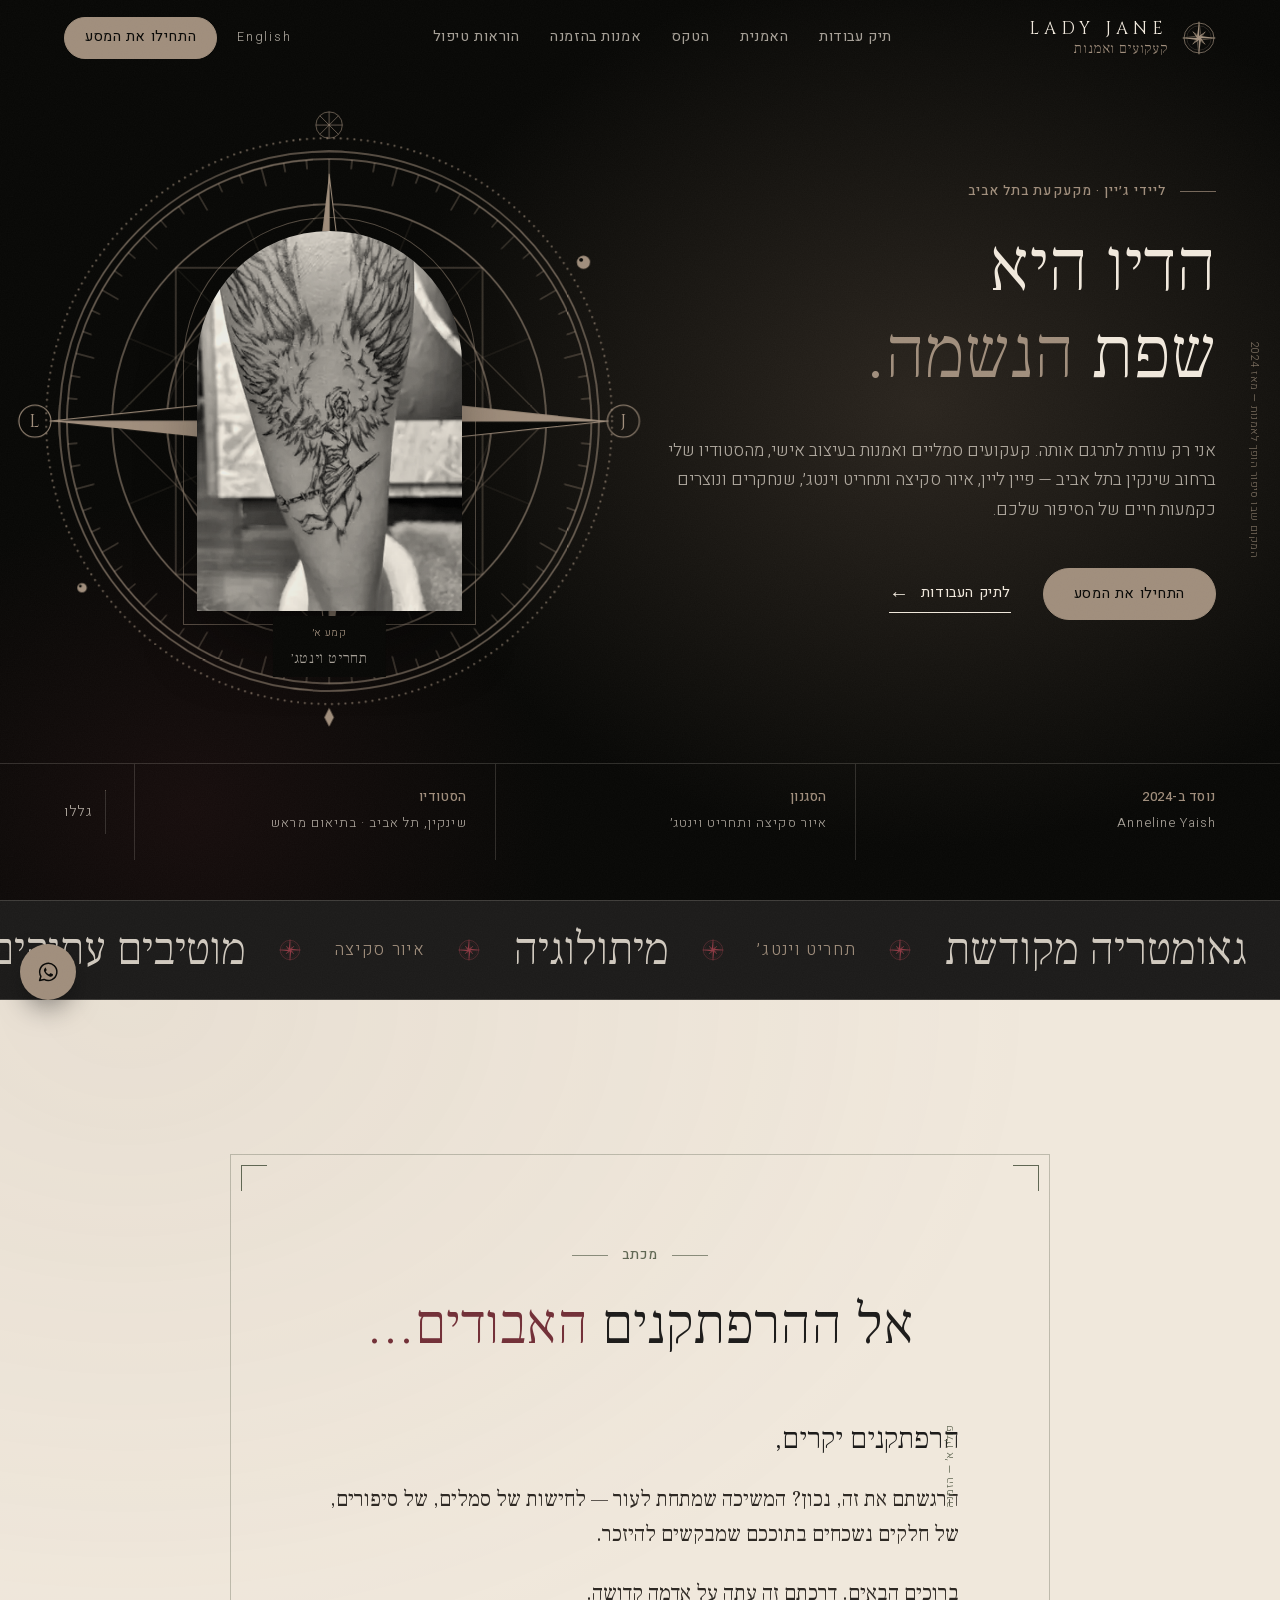
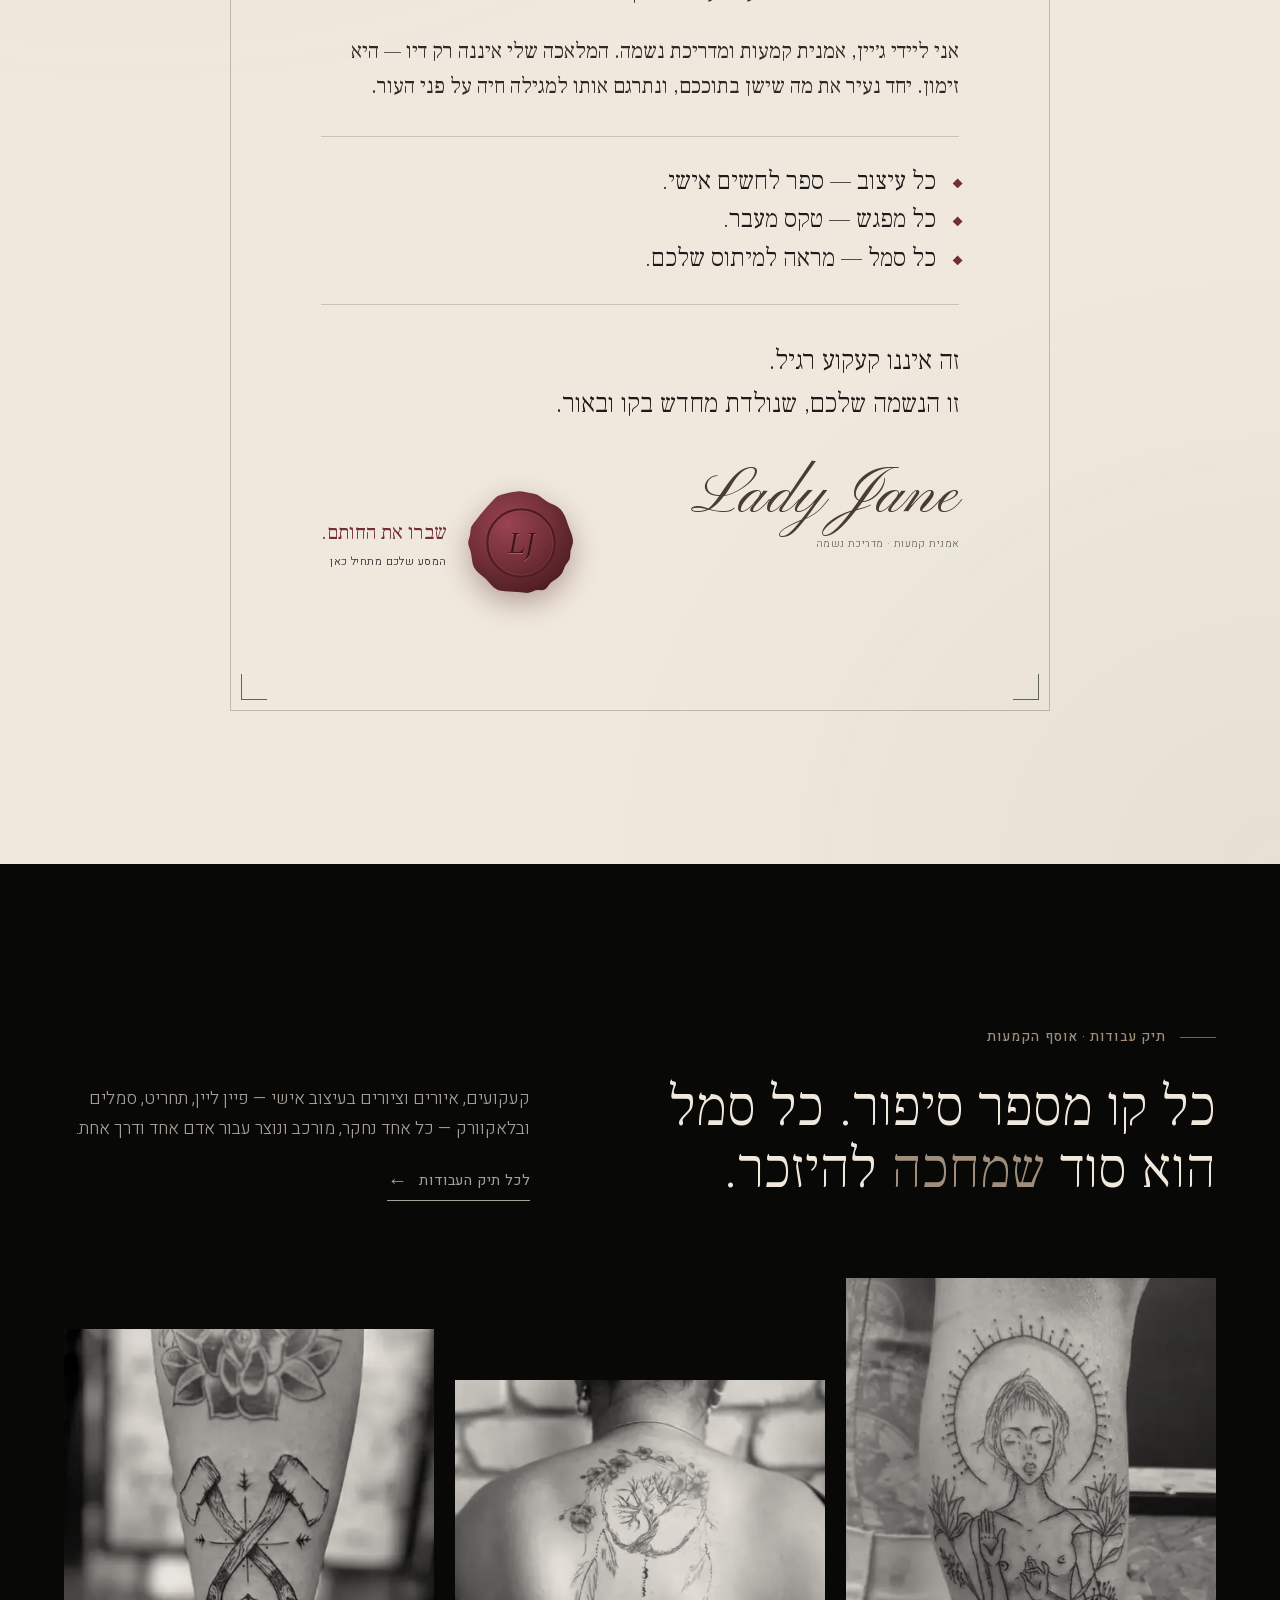
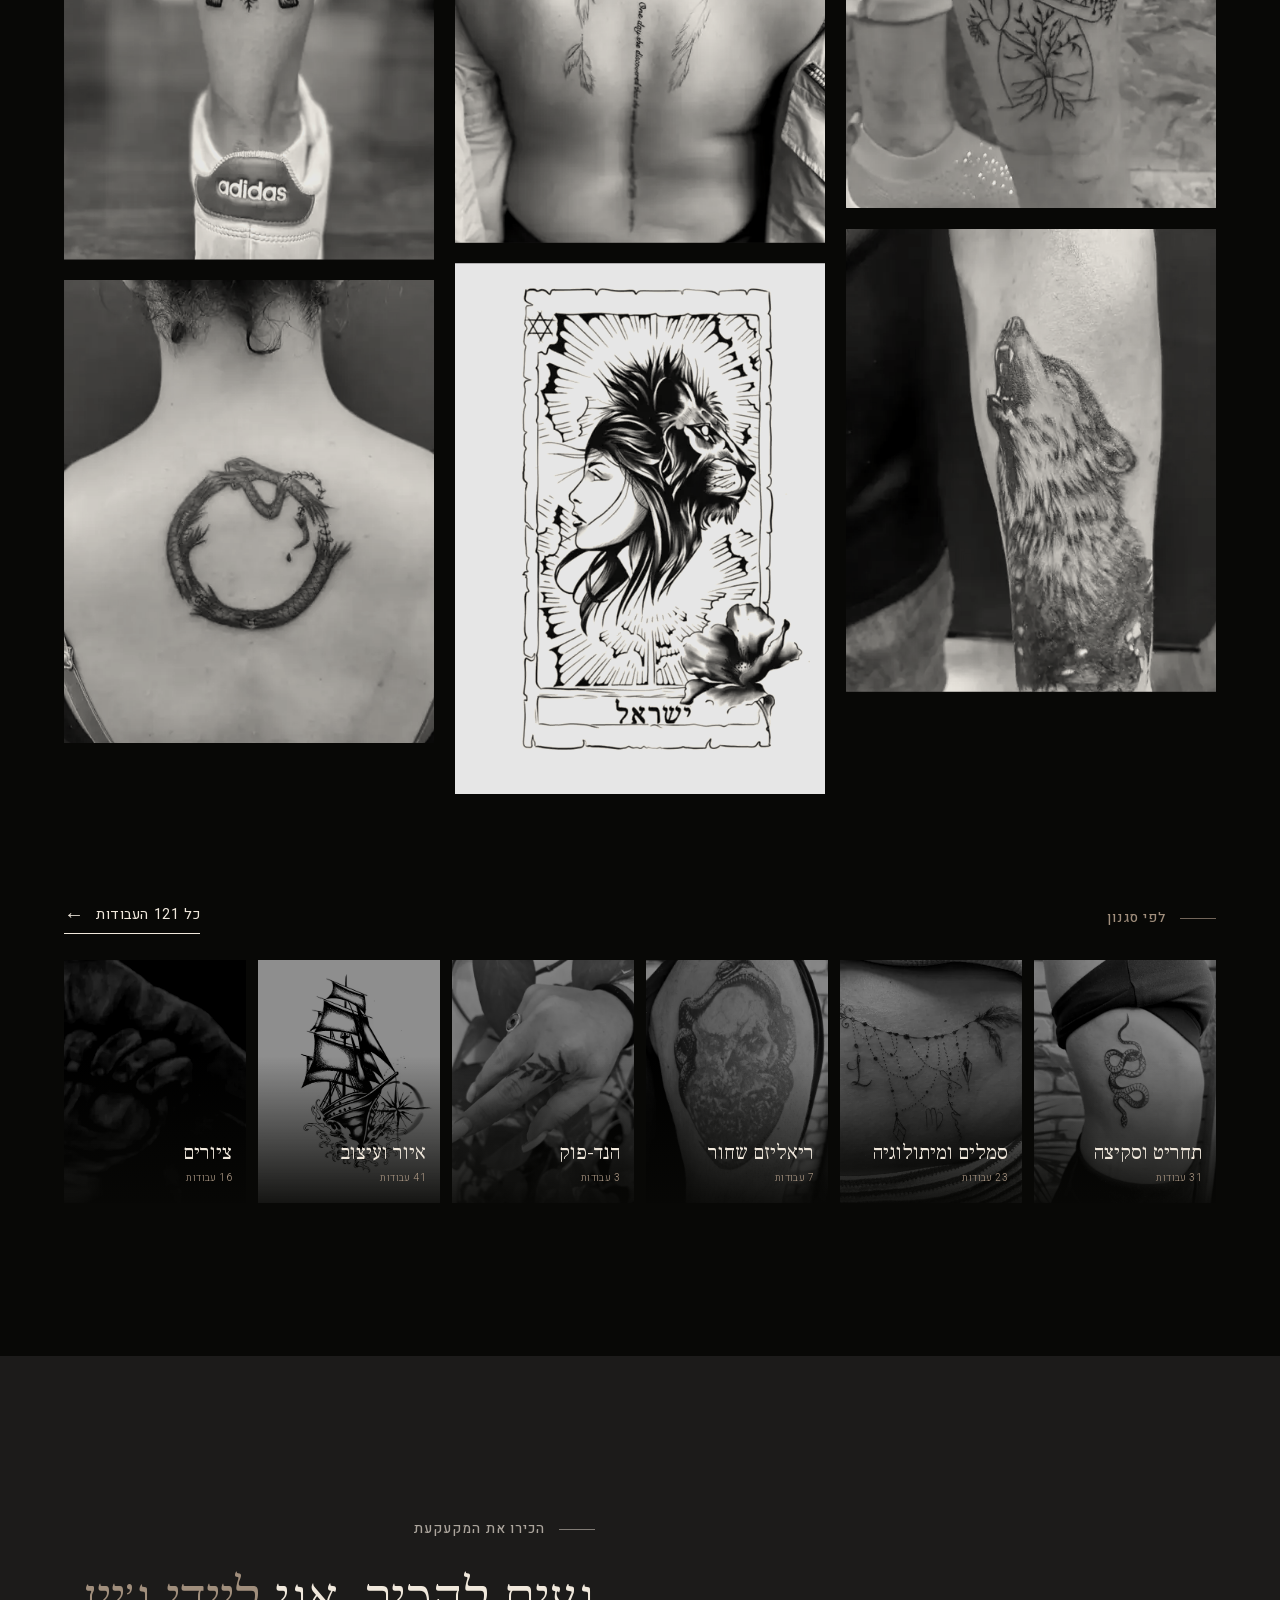
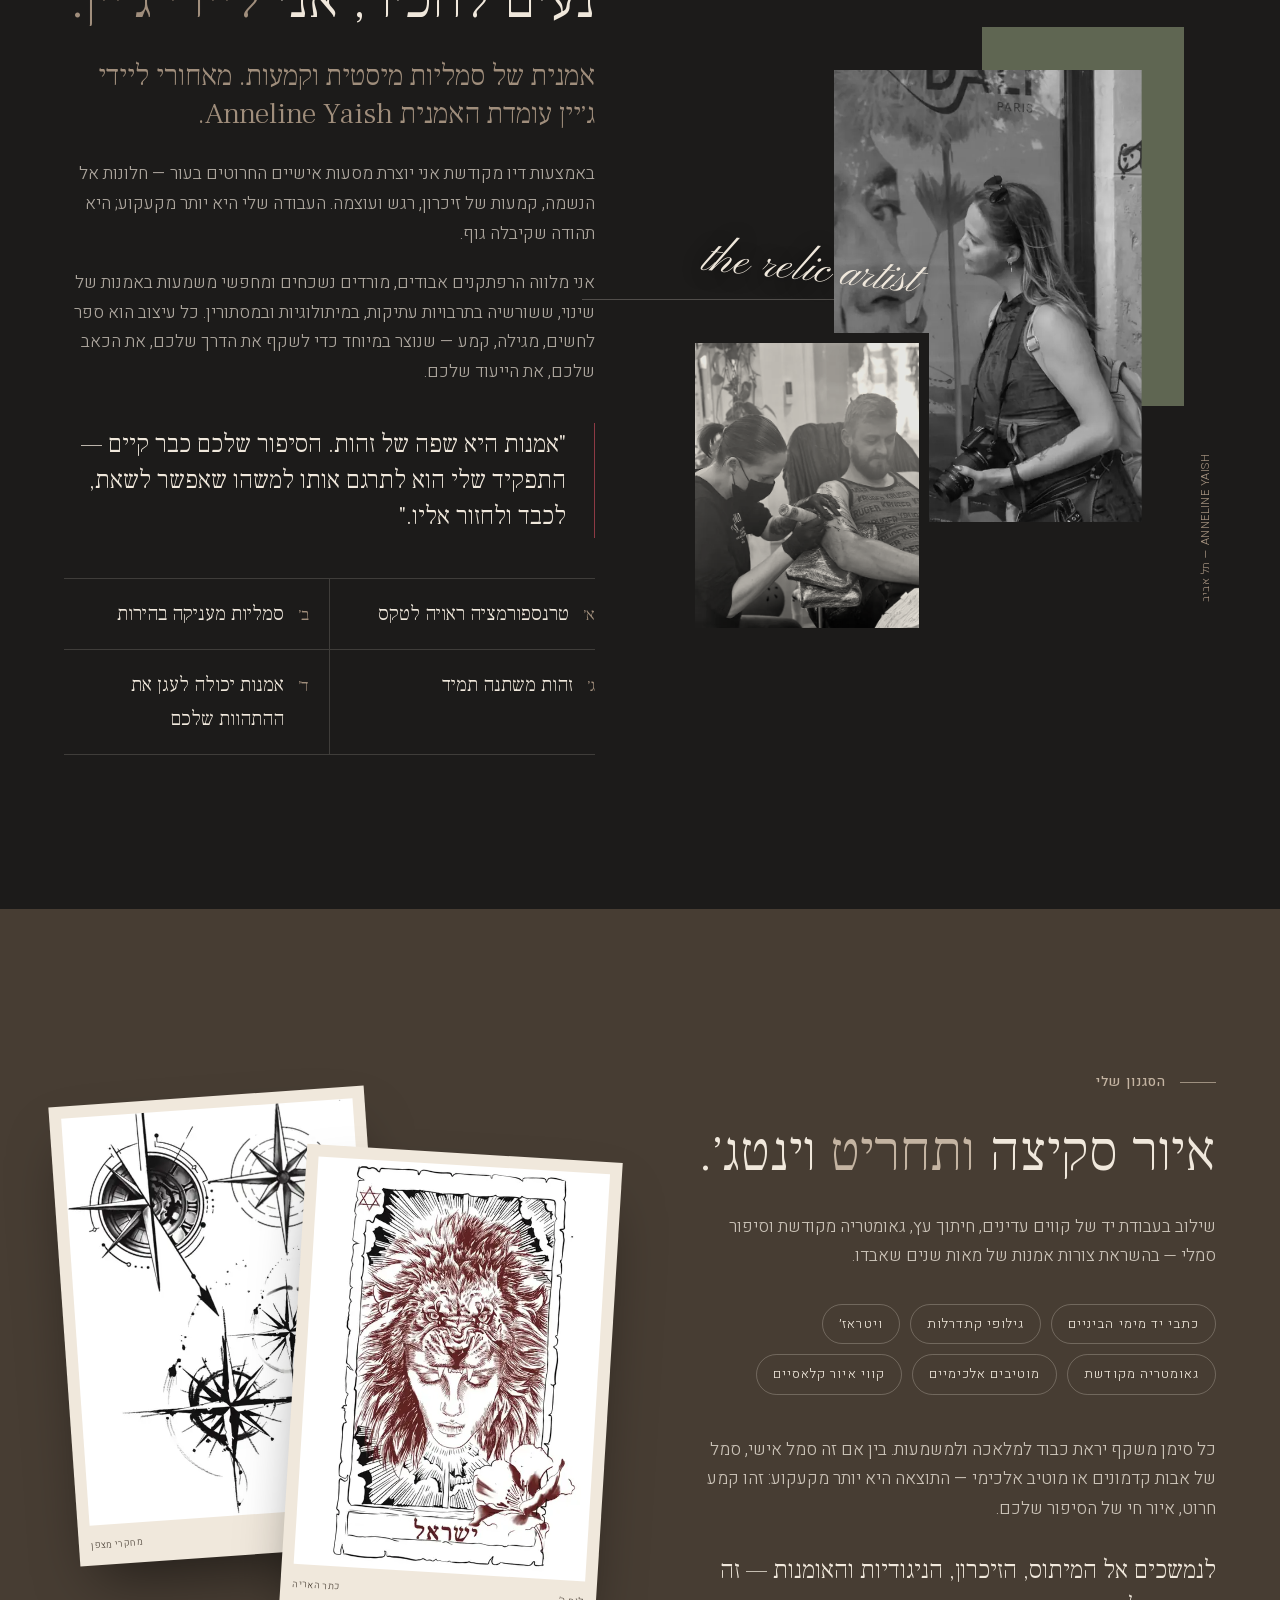
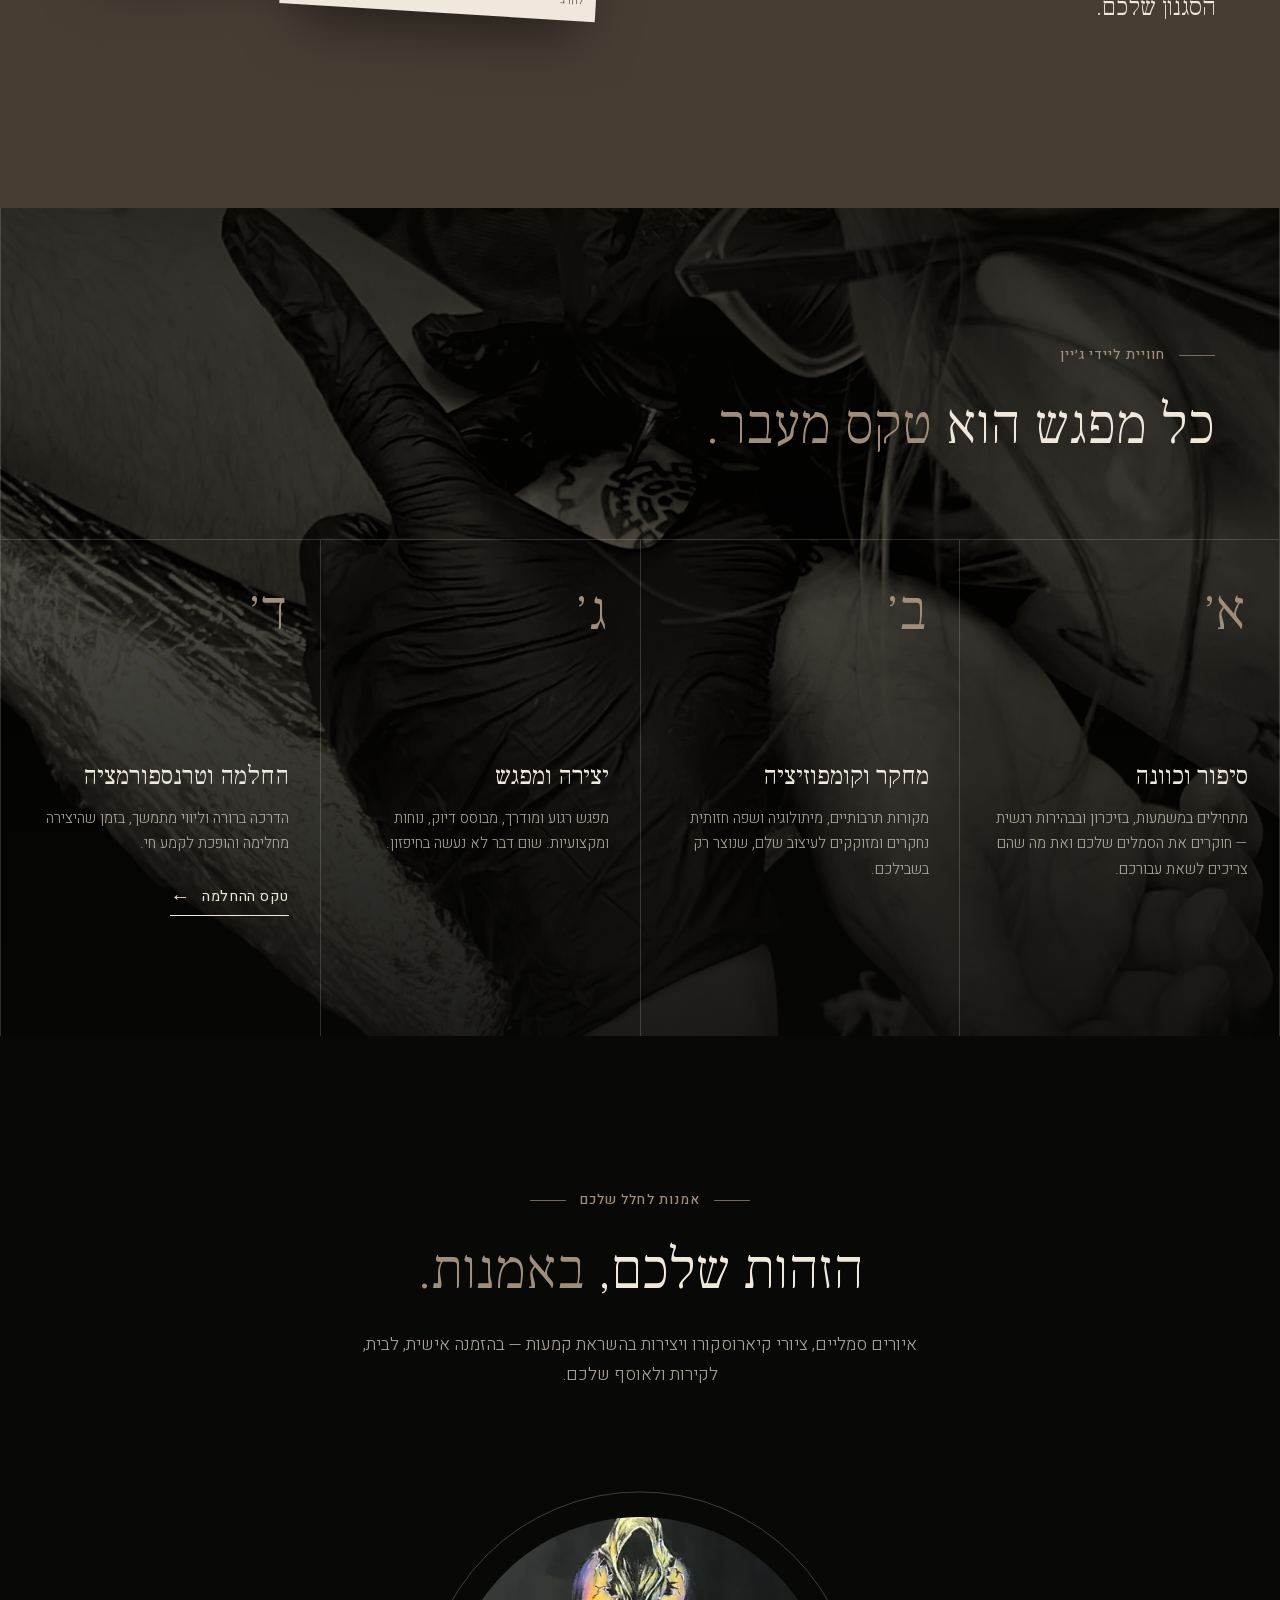
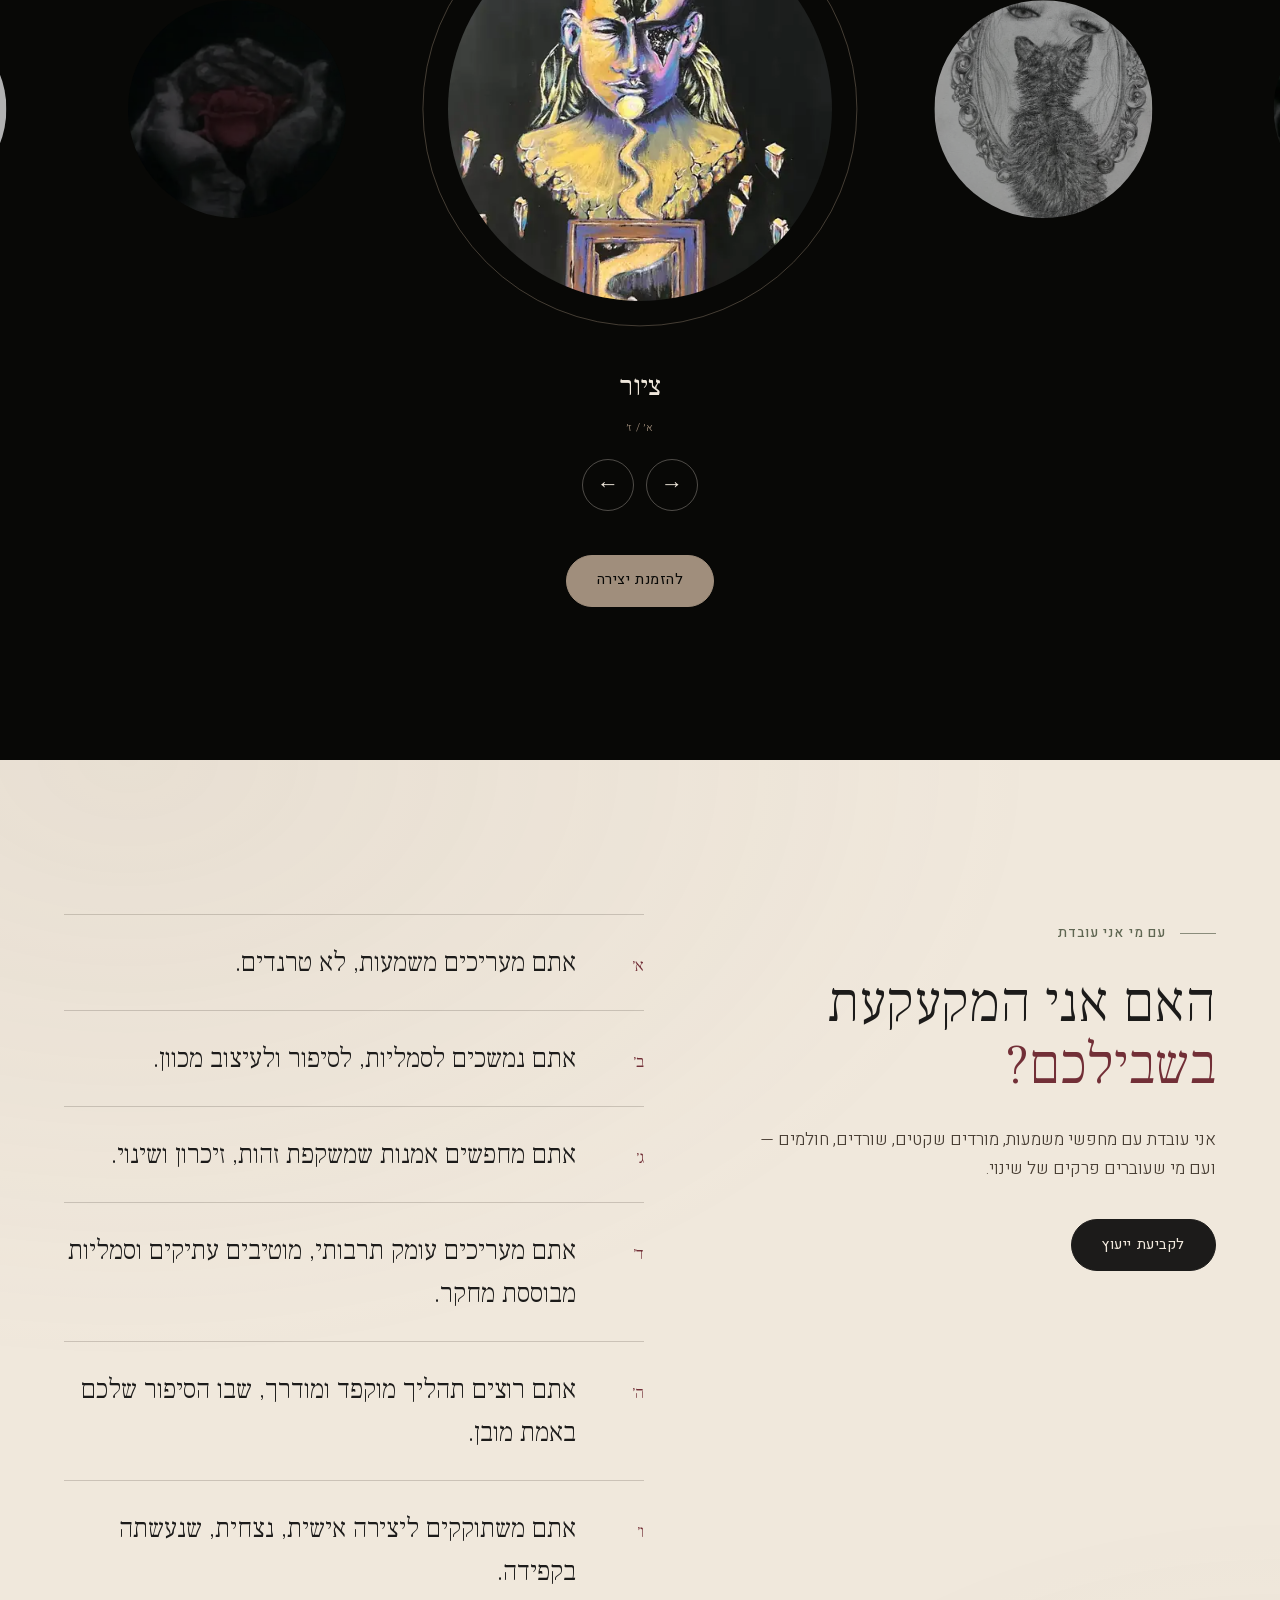
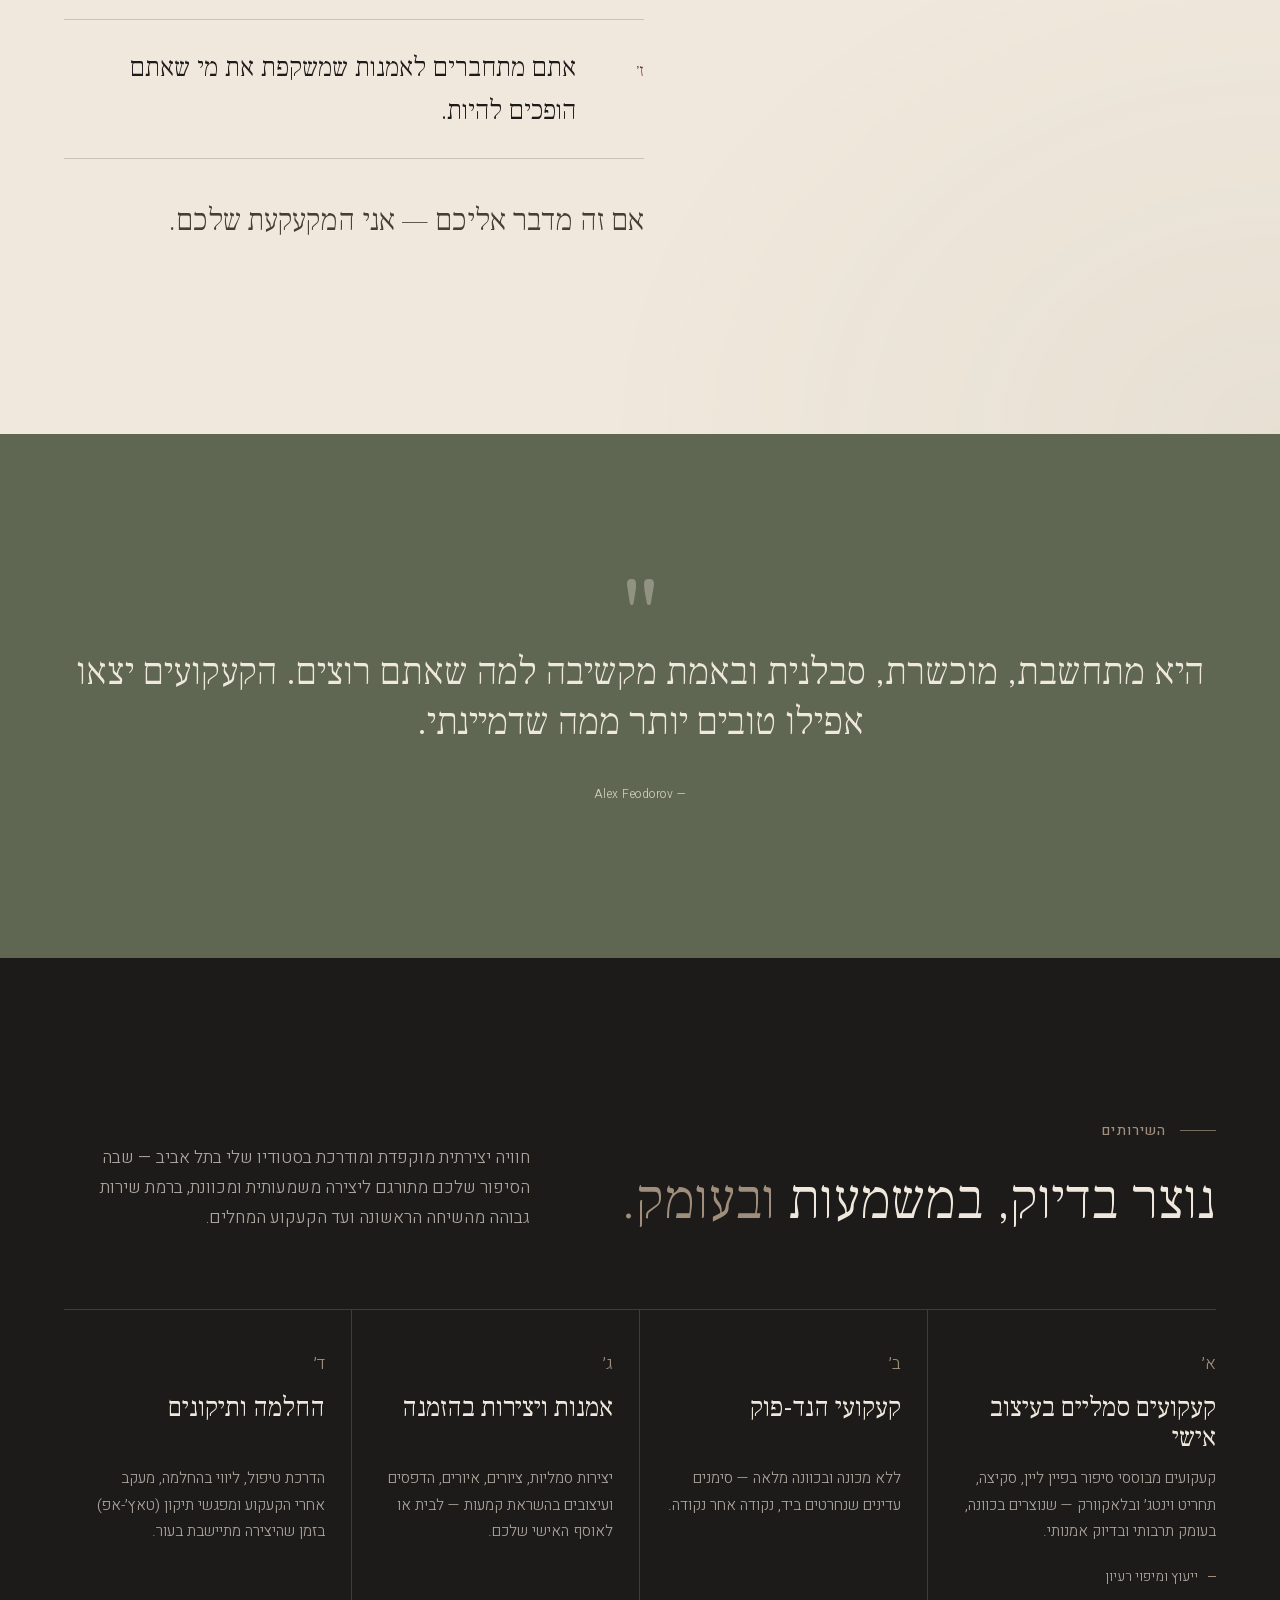
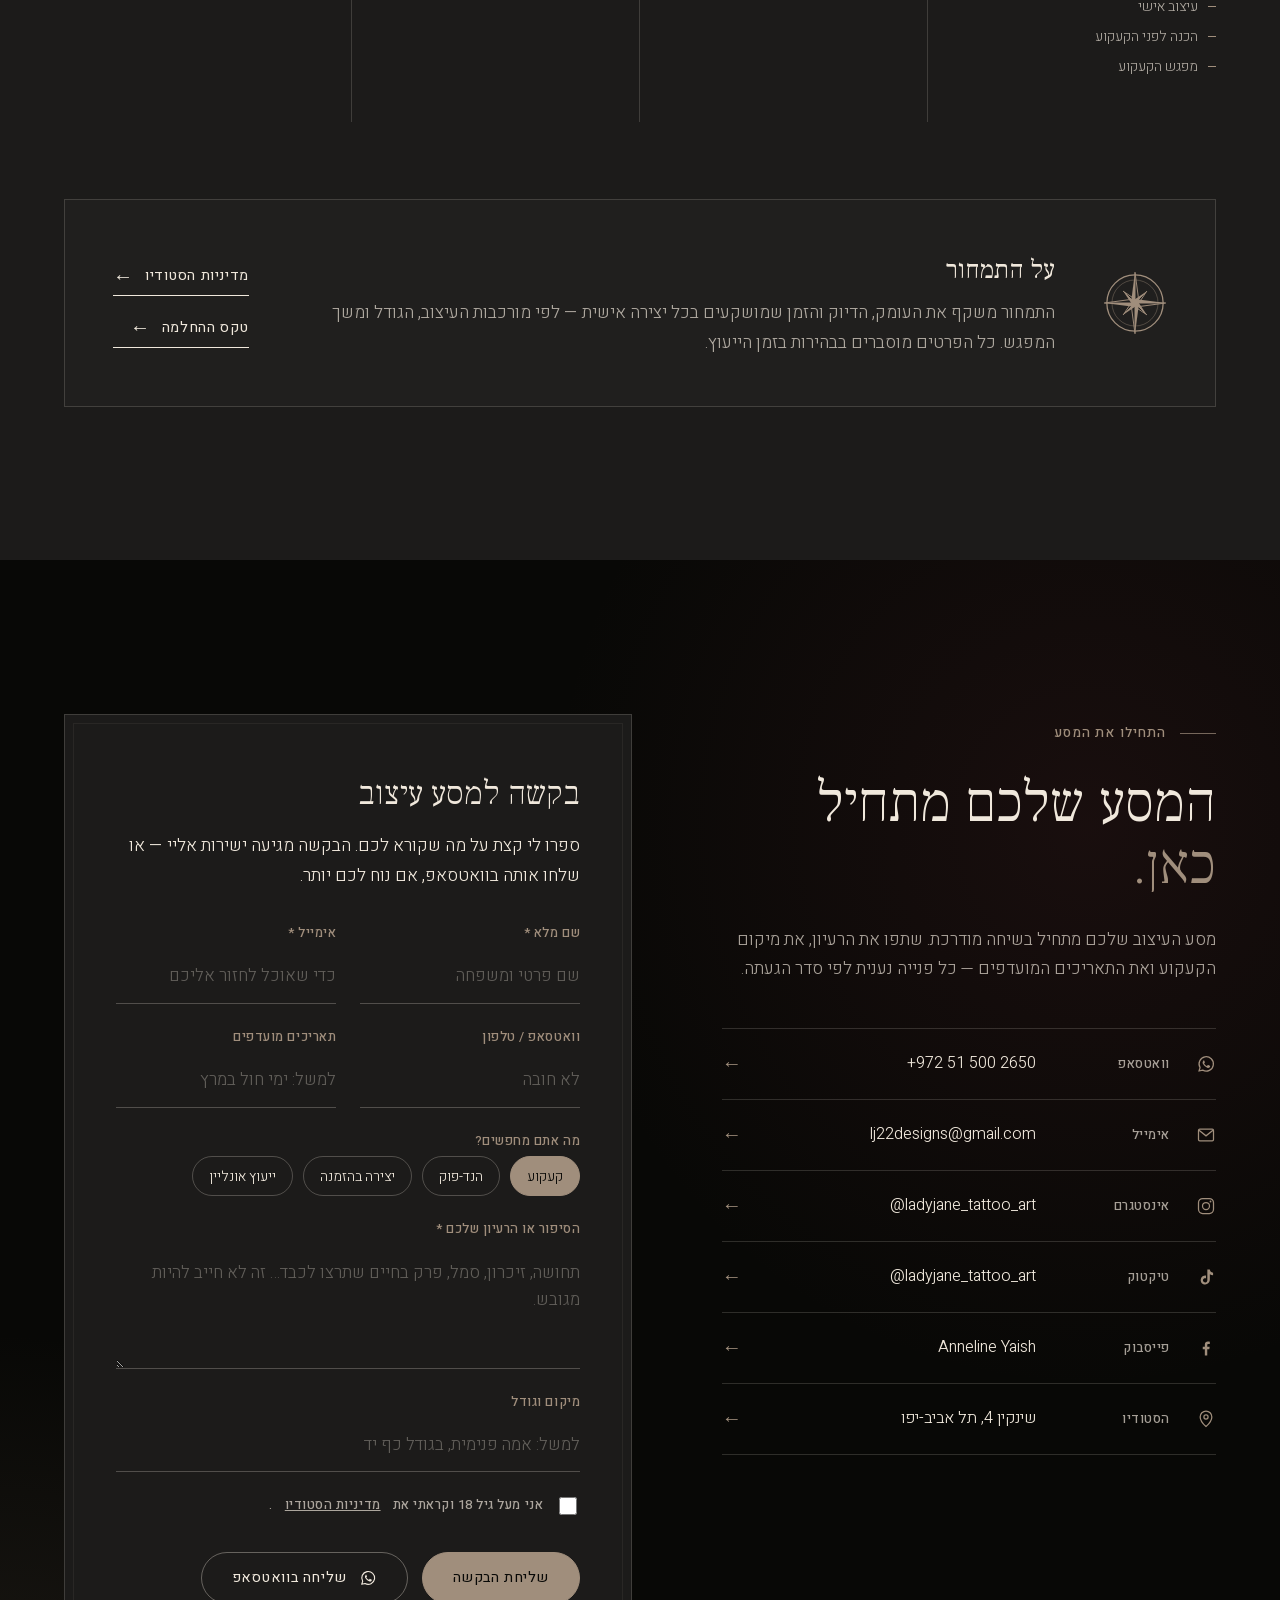
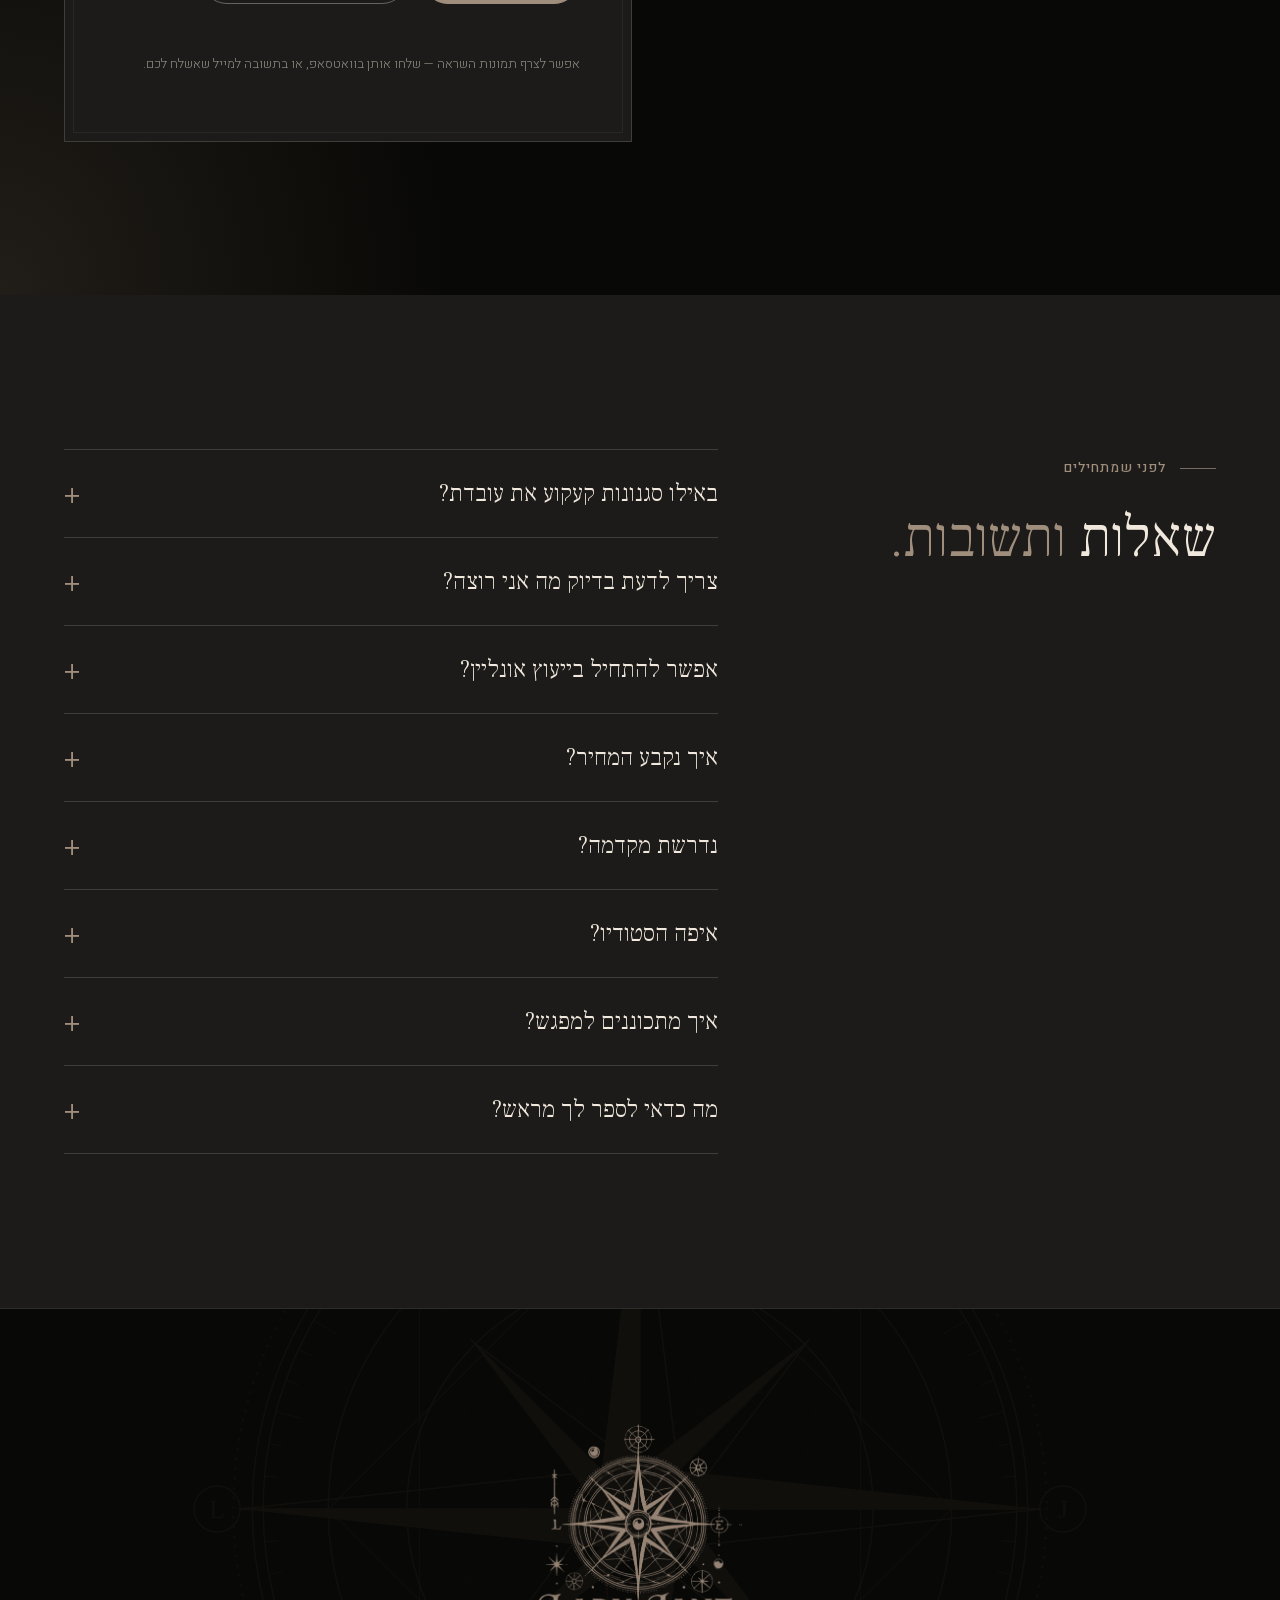
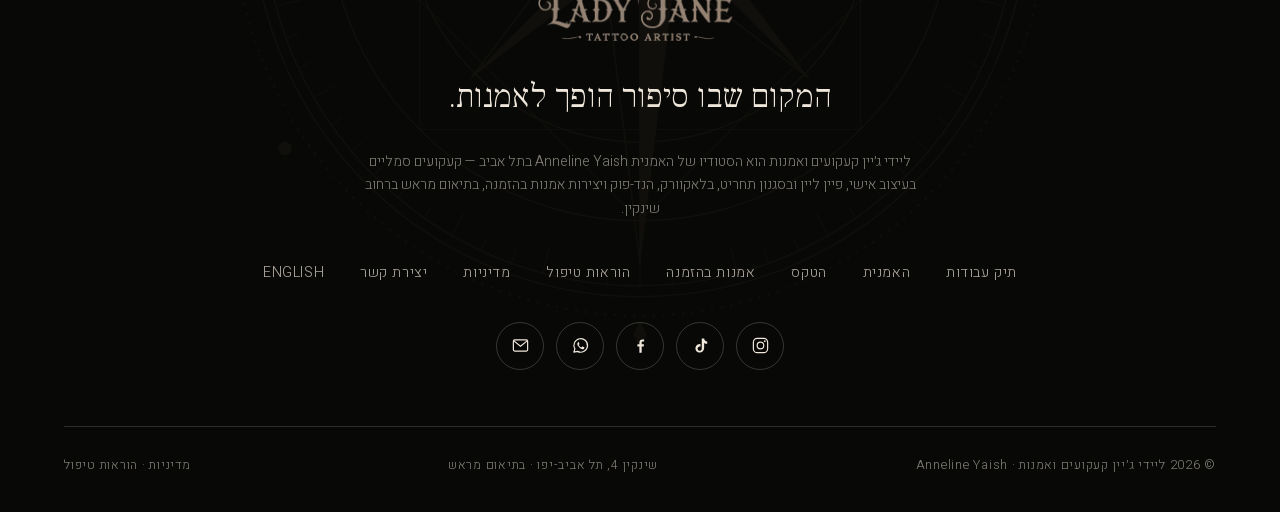
<file: he/index.html>
<!doctype html>
<html lang="he" dir="rtl" data-base="../">
<head>
<meta charset="utf-8">
<meta name="viewport" content="width=device-width, initial-scale=1, viewport-fit=cover">
<title>מקעקעת בתל אביב — קעקועים סמליים ופיין ליין | ליידי ג׳יין</title>
<meta name="description" content="קעקועים בעיצוב אישי בהשראת סמלים, מיתולוגיה ותחריטים עתיקים — פיין ליין, סקיצה, בלאקוורק והנד-פוק. סטודיו ברחוב שינקין, תל אביב. קבעו ייעוץ.">
<meta name="theme-color" content="#080806">
<meta name="robots" content="index, follow, max-image-preview:large">
<link rel="icon" href="../assets/img/brand/favicon.svg" type="image/svg+xml">
<link rel="icon" href="../assets/img/brand/favicon-192.png" type="image/png" sizes="192x192">
<link rel="icon" href="../assets/img/brand/favicon-48.png" type="image/png" sizes="48x48">
<link rel="apple-touch-icon" href="../assets/img/brand/apple-touch-icon.png">
<meta property="og:type" content="website">
<meta property="og:locale" content="he_IL">
<meta property="og:locale:alternate" content="en_US">
<meta property="og:site_name" content="Lady Jane — Tattoo &amp; Art">
<meta property="og:title" content="מקעקעת בתל אביב — קעקועים סמליים ופיין ליין | ליידי ג׳יין">
<meta property="og:description" content="קעקועים בעיצוב אישי בהשראת סמלים, מיתולוגיה ותחריטים עתיקים — פיין ליין, סקיצה, בלאקוורק והנד-פוק. סטודיו ברחוב שינקין, תל אביב. קבעו ייעוץ.">
<link rel="canonical" href="https://ladyjanetattoo.com/he/">
<link rel="alternate" hreflang="en" href="https://ladyjanetattoo.com/">
<link rel="alternate" hreflang="he" href="https://ladyjanetattoo.com/he/">
<link rel="alternate" hreflang="x-default" href="https://ladyjanetattoo.com/">
<meta property="og:url" content="https://ladyjanetattoo.com/he/">
<meta property="og:image" content="https://ladyjanetattoo.com/assets/img/brand/og.jpg">
<meta property="og:image:width" content="1200">
<meta property="og:image:height" content="630">
<meta property="og:image:alt" content="Lady Jane Tattoo Artist — compass emblem">
<meta name="twitter:card" content="summary_large_image">
<meta name="twitter:title" content="מקעקעת בתל אביב — קעקועים סמליים ופיין ליין | ליידי ג׳יין">
<meta name="twitter:description" content="קעקועים בעיצוב אישי בהשראת סמלים, מיתולוגיה ותחריטים עתיקים — פיין ליין, סקיצה, בלאקוורק והנד-פוק. סטודיו ברחוב שינקין, תל אביב. קבעו ייעוץ.">
<link rel="preload" href="../assets/fonts/frank-ruhl-libre-hebrew-normal.woff2" as="font" type="font/woff2" crossorigin>
<link rel="preload" href="../assets/fonts/heebo-hebrew-normal.woff2" as="font" type="font/woff2" crossorigin>
<link rel="stylesheet" href="../assets/css/style.css?v=a861ec20">
<script>document.documentElement.classList.add('js')</script>
<script type="application/ld+json">{"@context":"https://schema.org","@graph":[{"@type":"WebSite","@id":"https://ladyjanetattoo.com/he/#website","url":"https://ladyjanetattoo.com/he/","name":"ליידי ג׳יין קעקועים ואמנות","alternateName":["Lady Jane","Lady Jane Tattoo","LadyJane Tattoo Art","ליידי ג׳יין קעקועים","ליידי ג׳יין"],"inLanguage":"he","publisher":{"@id":"https://ladyjanetattoo.com/#studio"}},{"@type":"TattooParlor","@id":"https://ladyjanetattoo.com/#studio","name":"Lady Jane Tattoo & Art","alternateName":["Lady Jane","Lady Jane Tattoo","LadyJane Tattoo Art","ליידי ג׳יין קעקועים","ליידי ג׳יין"],"description":"הסטודיו לקעקועים ואמנות של האמנית Anneline Yaish בתל אביב: קעקועים סמליים בעיצוב אישי, פיין ליין, סקיצה ותחריט וינטג׳, ריאליזם שחור, הנד-פוק וציורים בהזמנה. בתיאום מראש.","url":"https://ladyjanetattoo.com/he/","logo":"https://ladyjanetattoo.com/assets/img/brand/emblem.webp","image":["https://ladyjanetattoo.com/assets/img/brand/og.jpg","https://ladyjanetattoo.com/assets/img/work/engraving-01.webp","https://ladyjanetattoo.com/assets/img/work/symbolic-01.webp","https://ladyjanetattoo.com/assets/img/work/engraving-03.webp"],"telephone":"+972515002650","email":"lj22designs@gmail.com","address":{"@type":"PostalAddress","streetAddress":"שינקין 4","addressLocality":"תל אביב-יפו","addressRegion":"Tel Aviv District","addressCountry":"IL"},"areaServed":[{"@type":"City","name":"Tel Aviv-Yafo"},{"@type":"Country","name":"Israel"}],"foundingDate":"2024","founder":{"@id":"https://ladyjanetattoo.com/#anneline"},"employee":{"@id":"https://ladyjanetattoo.com/#anneline"},"knowsAbout":["Fine line tattoos","Sketch illustration tattoos","Vintage engraving tattoos","Woodcut style tattoos","Symbolic tattoos","Mythology tattoos","Sacred geometry tattoos","Blackwork realism","Hand-poke tattoos","Custom tattoo design","Chiaroscuro painting"],"hasOfferCatalog":{"@type":"OfferCatalog","name":"שירותי קעקוע ואמנות","itemListElement":[{"@type":"Offer","itemOffered":{"@type":"Service","name":"עיצוב קעקוע סמלי אישי","description":"קעקועים מבוססי סיפור בפיין ליין, איור סקיצה, תחריט וינטג׳ ובלאקוורק — מהייעוץ ומיפוי הרעיון ועד מפגש הקעקוע.","provider":{"@id":"https://ladyjanetattoo.com/#studio"},"areaServed":{"@type":"City","name":"תל אביב-יפו"}}},{"@type":"Offer","itemOffered":{"@type":"Service","name":"קעקועי פיין ליין","description":"קעקועים עדינים ומדויקים בקווים דקים, עם מוטיבים סמליים ובוטניים.","provider":{"@id":"https://ladyjanetattoo.com/#studio"},"areaServed":{"@type":"City","name":"תל אביב-יפו"}}},{"@type":"Offer","itemOffered":{"@type":"Service","name":"קעקועים בסגנון תחריט וחיתוך עץ","description":"קעקועים בהשראת איור סקיצה ותחריטי עץ, כתבי יד מימי הביניים, גילופי קתדרלות וגאומטריה מקודשת.","provider":{"@id":"https://ladyjanetattoo.com/#studio"},"areaServed":{"@type":"City","name":"תל אביב-יפו"}}},{"@type":"Offer","itemOffered":{"@type":"Service","name":"קעקועי ריאליזם שחור","description":"ריאליזם בשחור ואפור עם ניגודיות קיארוסקורו.","provider":{"@id":"https://ladyjanetattoo.com/#studio"},"areaServed":{"@type":"City","name":"תל אביב-יפו"}}},{"@type":"Offer","itemOffered":{"@type":"Service","name":"קעקועי הנד-פוק","description":"קעקועים ללא מכונה, שנחרטים ביד נקודה אחר נקודה.","provider":{"@id":"https://ladyjanetattoo.com/#studio"},"areaServed":{"@type":"City","name":"תל אביב-יפו"}}},{"@type":"Offer","itemOffered":{"@type":"Service","name":"יצירות אמנות בהזמנה","description":"ציורים, איורים והדפסים סמליים בהזמנה אישית, לבית או לאוסף פרטי.","provider":{"@id":"https://ladyjanetattoo.com/#studio"},"areaServed":{"@type":"City","name":"תל אביב-יפו"}}},{"@type":"Offer","itemOffered":{"@type":"Service","name":"ייעוץ קעקוע אונליין","description":"ייעוץ אונליין של 15 דקות לקעקועים או ליצירות אמנות ועיצוב בהזמנה.","provider":{"@id":"https://ladyjanetattoo.com/#studio"},"areaServed":{"@type":"City","name":"תל אביב-יפו"}}},{"@type":"Offer","itemOffered":{"@type":"Service","name":"ליווי בהחלמה ותיקונים","description":"הדרכת טיפול, מעקב אחרי הקעקוע ומפגשי תיקון.","provider":{"@id":"https://ladyjanetattoo.com/#studio"},"areaServed":{"@type":"City","name":"תל אביב-יפו"}}}]},"sameAs":["https://www.instagram.com/ladyjane_tattoo_art/","https://www.tiktok.com/@ladyjane_tattoo_art","https://www.facebook.com/annelineyaish22/"],"contactPoint":{"@type":"ContactPoint","contactType":"bookings","telephone":"+972515002650","email":"lj22designs@gmail.com","url":"https://ladyjanetattoo.com/he/#begin","availableLanguage":["English","Hebrew"]}},{"@type":"Person","@id":"https://ladyjanetattoo.com/#anneline","name":"Anneline Yaish","alternateName":"Lady Jane","jobTitle":"Tattoo artist and fine artist","image":"https://ladyjanetattoo.com/assets/img/artist/portrait-dali.webp","worksFor":{"@id":"https://ladyjanetattoo.com/#studio"},"sameAs":["https://www.instagram.com/ladyjane_tattoo_art/","https://www.tiktok.com/@ladyjane_tattoo_art","https://www.facebook.com/annelineyaish22/"]},{"@type":"FAQPage","@id":"https://ladyjanetattoo.com/he/#faq","inLanguage":"he","mainEntity":[{"@type":"Question","name":"באילו סגנונות קעקוע את עובדת?","acceptedAnswer":{"@type":"Answer","text":"קעקועים אישיים מבוססי סיפור בפיין ליין, איור סקיצה, תחריט וינטג׳ וחיתוך עץ, גאומטריה מקודשת, מוטיבים סמליים ומיתולוגיים, ריאליזם שחור והנד-פוק. כל עיצוב נוצר במיוחד בשבילכם."}},{"@type":"Question","name":"צריך לדעת בדיוק מה אני רוצה?","acceptedAnswer":{"@type":"Answer","text":"לא. הרבה לקוחות מגיעים עם תחושה, רעיון או כוונה סמלית. את הסיפור אנחנו מפתחים יחד — בשביל זה יש ייעוץ."}},{"@type":"Question","name":"אפשר להתחיל בייעוץ אונליין?","acceptedAnswer":{"@type":"Answer","text":"כן. יש ייעוץ אונליין של 15 דקות לקעקועים, וייעוץ נפרד ליצירות אמנות ועיצוב בהזמנה. בחרו \"ייעוץ אונליין\" בטופס או שלחו לי הודעה בוואטסאפ."}},{"@type":"Question","name":"איך נקבע המחיר?","acceptedAnswer":{"@type":"Answer","text":"לפי מורכבות העיצוב, הגודל ומשך המפגש. כל הפרטים מוסברים בזמן הייעוץ, לפני שקובעים משהו."}},{"@type":"Question","name":"נדרשת מקדמה?","acceptedAnswer":{"@type":"Answer","text":"כן — קביעת תור מחייבת מקדמה שאינה מוחזרת ומקוזזת מהמחיר הסופי. אפשר לשנות מועד פעם אחת, בהודעה של 24 שעות מראש לפחות."}},{"@type":"Question","name":"איפה הסטודיו?","acceptedAnswer":{"@type":"Answer","text":"ברחוב שינקין 4, במרכז תל אביב-יפו. המפגשים בתיאום מראש בלבד — שלחו בקשה בטופס או הודעה בוואטסאפ כדי לקבוע."}},{"@type":"Question","name":"איך מתכוננים למפגש?","acceptedAnswer":{"@type":"Answer","text":"אכלו לפני, הביאו מים וחטיפים, והגיעו עם עור נקי ובגדים נוחים. בלי אלכוהול, ובלי אימון כושר כבד ממש לפני. אם אתם לחוצים — ספרו לי, אני כאן בשבילכם."}},{"@type":"Question","name":"מה כדאי לספר לך מראש?","acceptedAnswer":{"@type":"Answer","text":"שתפו אותי בכל אלרגיה או מצב רפואי, וספרו לי אם יש היריון או הנקה. לקוחות עם סוכרת יתבקשו להביא אישור מרופא. יש להיות מעל גיל 18 עם תעודה מזהה."}}]}]}</script>
</head>
<body>
<svg class="sprite" width="0" height="0" aria-hidden="true" focusable="false">
  <symbol id="i-instagram" viewBox="0 0 24 24"><g fill="none" stroke="currentColor" stroke-width="1.5"><rect x="3" y="3" width="18" height="18" rx="5"/><circle cx="12" cy="12" r="4.2"/></g><circle cx="17.4" cy="6.6" r="1.1" fill="currentColor"/></symbol>
  <symbol id="i-tiktok" viewBox="0 0 24 24"><path fill="currentColor" d="M16.6 3c.3 2.1 1.6 3.6 3.9 3.8v3.1a7 7 0 0 1-3.9-1.1v6.3c0 3.8-3.1 6.4-6.6 5.8-3.3-.5-5.1-3.9-4.1-6.9.8-2.5 3.4-4.1 6.1-3.7v3.2c-.6-.2-1.3-.2-1.9 0-1.4.5-2.1 2-1.6 3.4.5 1.4 2.2 2.1 3.6 1.5.9-.4 1.5-1.4 1.5-2.4V3h3z"/></symbol>
  <symbol id="i-facebook" viewBox="0 0 24 24"><path fill="currentColor" d="M13.5 21v-7.6H16l.4-3h-2.9V8.6c0-.9.3-1.5 1.5-1.5h1.6V4.4c-.3 0-1.2-.1-2.3-.1-2.2 0-3.7 1.3-3.7 3.8v2.3H8.1v3h2.5V21h2.9z"/></symbol>
  <symbol id="i-whatsapp" viewBox="0 0 24 24"><path fill="none" stroke="currentColor" stroke-width="1.5" stroke-linejoin="round" d="M3.6 20.4l1.3-4.1a8.6 8.6 0 1 1 3.2 3.1l-4.5 1z"/><path fill="currentColor" d="M9.1 7.4c.3 0 .5 0 .7.5l.8 1.8c.1.3 0 .5-.1.7l-.6.7c-.1.2-.2.3 0 .6.5.9 1.7 2.1 2.9 2.6.3.1.4.1.6-.1l.8-.9c.2-.2.4-.2.6-.1l1.8.9c.3.1.4.3.4.5 0 .6-.3 1.4-.9 1.7-.6.4-1.5.5-2.6.1-1.9-.6-3.9-2.4-5-4.3-.7-1.3-.7-2.4-.2-3.2.3-.6.7-.9.8-1z"/></symbol>
  <symbol id="i-mail" viewBox="0 0 24 24"><g fill="none" stroke="currentColor" stroke-width="1.5"><rect x="3" y="5" width="18" height="14" rx="1.5"/><path d="M3.6 6.2L12 13l8.4-6.8"/></g></symbol>
  <symbol id="i-phone" viewBox="0 0 24 24"><path fill="none" stroke="currentColor" stroke-width="1.5" stroke-linejoin="round" d="M6.6 3.5h2.6l1.4 4.2-2 1.4a12 12 0 0 0 6.3 6.3l1.4-2 4.2 1.4v2.6a2 2 0 0 1-2 2A16.5 16.5 0 0 1 4.6 5.5a2 2 0 0 1 2-2z"/></symbol>
  <symbol id="i-pin" viewBox="0 0 24 24"><g fill="none" stroke="currentColor" stroke-width="1.5"><path d="M12 21s-7-6.1-7-11.5a7 7 0 0 1 14 0C19 14.9 12 21 12 21z"/><circle cx="12" cy="9.5" r="2.5"/></g></symbol>
  <symbol id="i-calendar" viewBox="0 0 24 24"><g fill="none" stroke="currentColor" stroke-width="1.5"><rect x="3.5" y="5" width="17" height="15" rx="1.5"/><path d="M3.5 10h17M8 3v4M16 3v4"/></g></symbol>
  <symbol id="i-compass" viewBox="-50 -50 100 100"><circle r="44" fill="none" stroke="currentColor" stroke-width="2"/><circle r="36" fill="none" stroke="currentColor" stroke-width="1" opacity=".6"/><path d="M0 0L0.0 -6.0L18.38 -18.38Z" fill="currentColor"/><path d="M0 0L18.38 -18.38L6.0 0.0Z" fill="none" stroke="currentColor" stroke-width="1.5" stroke-linejoin="round"/><path d="M0 0L6.0 0.0L18.38 18.38Z" fill="currentColor"/><path d="M0 0L18.38 18.38L0.0 6.0Z" fill="none" stroke="currentColor" stroke-width="1.5" stroke-linejoin="round"/><path d="M0 0L0.0 6.0L-18.38 18.38Z" fill="currentColor"/><path d="M0 0L-18.38 18.38L-6.0 0.0Z" fill="none" stroke="currentColor" stroke-width="1.5" stroke-linejoin="round"/><path d="M0 0L-6.0 0.0L-18.38 -18.38Z" fill="currentColor"/><path d="M0 0L-18.38 -18.38L-0.0 -6.0Z" fill="none" stroke="currentColor" stroke-width="1.5" stroke-linejoin="round"/><path d="M0 0L-5.66 -5.66L0.0 -48.0Z" fill="currentColor"/><path d="M0 0L0.0 -48.0L5.66 -5.66Z" fill="none" stroke="currentColor" stroke-width="1.5" stroke-linejoin="round"/><path d="M0 0L5.66 -5.66L48.0 0.0Z" fill="currentColor"/><path d="M0 0L48.0 0.0L5.66 5.66Z" fill="none" stroke="currentColor" stroke-width="1.5" stroke-linejoin="round"/><path d="M0 0L5.66 5.66L0.0 48.0Z" fill="currentColor"/><path d="M0 0L0.0 48.0L-5.66 5.66Z" fill="none" stroke="currentColor" stroke-width="1.5" stroke-linejoin="round"/><path d="M0 0L-5.66 5.66L-48.0 0.0Z" fill="currentColor"/><path d="M0 0L-48.0 0.0L-5.66 -5.66Z" fill="none" stroke="currentColor" stroke-width="1.5" stroke-linejoin="round"/><circle r="5" fill="currentColor"/></symbol>
</svg>
<a class="skip-link" href="#main">דילוג לתוכן</a>
<header class="site-header" id="top">
  <div class="wrap">
    <a class="brand" href="#top" aria-label="ליידי ג׳יין — קעקועים ואמנות, לדף הבית">
      <svg class="mini-compass" viewBox="0 0 100 100" aria-hidden="true"><use href="#i-compass"/></svg>
      <span class="brand-text"><span class="brand-name">LADY JANE</span><span class="brand-sub">קעקועים ואמנות</span></span>
    </a>
    <nav class="nav" aria-label="ראשי">
      <a href="work.html">תיק עבודות</a>
      <a href="#artist">האמנית</a>
      <a href="#rite">הטקס</a>
      <a href="#commissions">אמנות בהזמנה</a>
      <a href="aftercare.html">הוראות טיפול</a>
    </nav>
    <div class="header-cta">
      <a class="lang-switch" href="../" hreflang="en" lang="en" aria-label="English"><span class="long">English</span><span class="short" aria-hidden="true">EN</span></a>
      <a class="btn btn--sm" href="#begin">התחילו את המסע</a>
      <button class="menu-toggle" type="button" aria-expanded="false" aria-controls="mobile-menu"><span class="label">תפריט</span><span class="bars" aria-hidden="true"></span></button>
    </div>
  </div>
</header>
<div class="mobile-menu" id="mobile-menu">
  <span class="compass compass--static" aria-hidden="true"></span>
  <nav aria-label="תפריט נייד">
    <a href="work.html"><span>א׳</span>תיק העבודות</a>
    <a href="#artist"><span>ב׳</span>האמנית</a>
    <a href="#rite"><span>ג׳</span>הטקס</a>
    <a href="#commissions"><span>ד׳</span>אמנות בהזמנה</a>
    <a href="aftercare.html"><span>ה׳</span>הוראות טיפול</a>
    <a href="#begin"><span>ו׳</span>התחילו את המסע</a>
  </nav>
  <div class="menu-foot">
    <a class="btn" href="https://wa.me/972515002650" target="_blank" rel="noopener"><svg aria-hidden="true"><use href="#i-whatsapp"/></svg>וואטסאפ</a>
    <a class="link-arrow" href="https://www.instagram.com/ladyjane_tattoo_art/" target="_blank" rel="noopener" dir="ltr">@ladyjane_tattoo_art</a>
  </div>
</div>
<main id="main">

  <!-- ============ HERO ============ -->
  <section class="hero" aria-labelledby="hero-title">
    <span class="hero-side" aria-hidden="true">המקום שבו סיפור הופך לאמנות — מאז 2024</span>
    <div class="wrap">
      <div class="hero-grid">
        <div class="hero-copy">
          <h1 class="display" id="hero-title">
            <span class="eyebrow">ליידי ג׳יין · מקעקעת בתל אביב</span>
            <span class="line"><span>הדיו היא</span></span>
            <span class="line"><span>שפת <em>הנשמה.</em></span></span>
          </h1>
          <p class="lede">אני רק עוזרת לתרגם אותה. קעקועים סמליים ואמנות בעיצוב אישי, מהסטודיו שלי ברחוב שינקין בתל אביב — פיין ליין, איור סקיצה ותחריט וינטג׳, שנחקרים ונוצרים כקמעות חיים של הסיפור שלכם.</p>
          <div class="actions">
            <a class="btn" href="#begin">התחילו את המסע</a>
            <a class="link-arrow" href="work.html">לתיק העבודות</a>
          </div>
        </div>

        <div class="hero-visual">
          <svg class="compass is-drawing" viewBox="-332 -332 664 664" aria-hidden="true" focusable="false"><g class="compass-spin"><circle class="c-dots" r="300"/><circle class="c-draw" r="286" pathLength="1"/><circle class="c-draw" r="278" pathLength="1"/><circle class="c-draw" r="230" pathLength="1"/><circle class="c-draw" r="172" pathLength="1"/><path class="c-draw c-thin" d="M0.0 -278.0L0.0 -250.0M24.23 -276.94L23.36 -266.98M48.27 -273.78L46.54 -263.93M71.95 -268.53L66.78 -249.21M95.08 -261.23L91.66 -251.84M117.49 -251.95L113.26 -242.89M139.0 -240.76L129.0 -223.43M159.45 -227.72L153.72 -219.53M178.69 -212.96L172.27 -205.3M196.58 -196.58L182.43 -182.43M212.96 -178.69L205.3 -172.27M227.72 -159.45L219.53 -153.72M240.76 -139.0L223.43 -129.0M251.95 -117.49L242.89 -113.26M261.23 -95.08L251.84 -91.66M268.53 -71.95L249.21 -66.78M273.78 -48.27L263.93 -46.54M276.94 -24.23L266.98 -23.36M278.0 0.0L250.0 0.0M276.94 24.23L266.98 23.36M273.78 48.27L263.93 46.54M268.53 71.95L249.21 66.78M261.23 95.08L251.84 91.66M251.95 117.49L242.89 113.26M240.76 139.0L223.43 129.0M227.72 159.45L219.53 153.72M212.96 178.69L205.3 172.27M196.58 196.58L182.43 182.43M178.69 212.96L172.27 205.3M159.45 227.72L153.72 219.53M139.0 240.76L129.0 223.43M117.49 251.95L113.26 242.89M95.08 261.23L91.66 251.84M71.95 268.53L66.78 249.21M48.27 273.78L46.54 263.93M24.23 276.94L23.36 266.98M0.0 278.0L0.0 250.0M-24.23 276.94L-23.36 266.98M-48.27 273.78L-46.54 263.93M-71.95 268.53L-66.78 249.21M-95.08 261.23L-91.66 251.84M-117.49 251.95L-113.26 242.89M-139.0 240.76L-129.0 223.43M-159.45 227.72L-153.72 219.53M-178.69 212.96L-172.27 205.3M-196.58 196.58L-182.43 182.43M-212.96 178.69L-205.3 172.27M-227.72 159.45L-219.53 153.72M-240.76 139.0L-223.43 129.0M-251.95 117.49L-242.89 113.26M-261.23 95.08L-251.84 91.66M-268.53 71.95L-249.21 66.78M-273.78 48.27L-263.93 46.54M-276.94 24.23L-266.98 23.36M-278.0 0.0L-250.0 0.0M-276.94 -24.23L-266.98 -23.36M-273.78 -48.27L-263.93 -46.54M-268.53 -71.95L-249.21 -66.78M-261.23 -95.08L-251.84 -91.66M-251.95 -117.49L-242.89 -113.26M-240.76 -139.0L-223.43 -129.0M-227.72 -159.45L-219.53 -153.72M-212.96 -178.69L-205.3 -172.27M-196.58 -196.58L-182.43 -182.43M-178.69 -212.96L-172.27 -205.3M-159.45 -227.72L-153.72 -219.53M-139.0 -240.76L-129.0 -223.43M-117.49 -251.95L-113.26 -242.89M-95.08 -261.23L-91.66 -251.84M-71.95 -268.53L-66.78 -249.21M-48.27 -273.78L-46.54 -263.93M-24.23 -276.94L-23.36 -266.98" pathLength="1"/><path class="c-draw c-thin" d="M0.0 -230.0L230.0 0.0L0.0 230.0L-230.0 0.0Z" pathLength="1"/><path class="c-draw c-thin" d="M162.63 -162.63L162.63 162.63L-162.63 162.63L-162.63 -162.63Z" pathLength="1"/><g class="c-seed"><circle class="c-draw c-thin" r="86" pathLength="1"/><circle class="c-draw c-thin" cx="43.0" cy="-74.48" r="86" pathLength="1"/><circle class="c-draw c-thin" cx="86.0" cy="0.0" r="86" pathLength="1"/><circle class="c-draw c-thin" cx="43.0" cy="74.48" r="86" pathLength="1"/><circle class="c-draw c-thin" cx="-43.0" cy="74.48" r="86" pathLength="1"/><circle class="c-draw c-thin" cx="-86.0" cy="0.0" r="86" pathLength="1"/><circle class="c-draw c-thin" cx="-43.0" cy="-74.48" r="86" pathLength="1"/></g><path class="c-draw c-faint" d="M0.0 -50.0L0.0 -230.0M19.13 -46.19L88.02 -212.49M35.36 -35.36L162.63 -162.63M46.19 -19.13L212.49 -88.02M50.0 0.0L230.0 0.0M46.19 19.13L212.49 88.02M35.36 35.36L162.63 162.63M19.13 46.19L88.02 212.49M0.0 50.0L0.0 230.0M-19.13 46.19L-88.02 212.49M-35.36 35.36L-162.63 162.63M-46.19 19.13L-212.49 88.02M-50.0 0.0L-230.0 0.0M-46.19 -19.13L-212.49 -88.02M-35.36 -35.36L-162.63 -162.63M-19.13 -46.19L-88.02 -212.49" pathLength="1"/><g class="c-star"><path class="c-fill" d="M0 0L0.0 -30.0L124.45 -124.45Z"/><path class="c-shade" d="M0 0L124.45 -124.45L30.0 0.0Z"/><path class="c-fill" d="M0 0L30.0 0.0L124.45 124.45Z"/><path class="c-shade" d="M0 0L124.45 124.45L0.0 30.0Z"/><path class="c-fill" d="M0 0L0.0 30.0L-124.45 124.45Z"/><path class="c-shade" d="M0 0L-124.45 124.45L-30.0 0.0Z"/><path class="c-fill" d="M0 0L-30.0 0.0L-124.45 -124.45Z"/><path class="c-shade" d="M0 0L-124.45 -124.45L-0.0 -30.0Z"/><path class="c-fill" d="M0 0L-28.28 -28.28L0.0 -262.0Z"/><path class="c-shade" d="M0 0L0.0 -262.0L28.28 -28.28Z"/><path class="c-fill" d="M0 0L28.28 -28.28L296.0 0.0Z"/><path class="c-shade" d="M0 0L296.0 0.0L28.28 28.28Z"/><path class="c-fill" d="M0 0L28.28 28.28L0.0 262.0Z"/><path class="c-shade" d="M0 0L0.0 262.0L-28.28 28.28Z"/><path class="c-fill" d="M0 0L-28.28 28.28L-296.0 0.0Z"/><path class="c-shade" d="M0 0L-296.0 0.0L-28.28 -28.28Z"/></g><circle class="c-hub" r="24"/><circle class="c-pupil" r="12"/><circle class="c-glint" cx="-4" cy="-4" r="3.2"/></g><g class="compass-orn"><circle class="c-draw" cx="-312" cy="0" r="17" pathLength="1"/><text class="c-letter" x="-312" y="6.5" text-anchor="middle">L</text><circle class="c-draw" cx="312" cy="0" r="17" pathLength="1"/><text class="c-letter" x="312" y="6.5" text-anchor="middle">J</text><circle class="c-draw c-thin" cx="0" cy="-314" r="14" pathLength="1"/><path class="c-draw c-thin" d="M14.0 -314.0L-14.0 -314.0M9.9 -304.1L-9.9 -323.9M0.0 -300.0L0.0 -328.0M-9.9 -304.1L9.9 -323.9" pathLength="1"/><circle class="c-pupil" cx="269.68" cy="-168.51" r="7"/><circle class="c-glint" cx="267.23" cy="-170.96" r="2.10"/><circle class="c-pupil" cx="-261.98" cy="176.7" r="5"/><circle class="c-glint" cx="-263.73" cy="174.95" r="1.50"/><path class="c-fill" d="M0 304L5 314L0 324L-5 314Z"/></g></svg>
          <div class="arch-frame">
            <div class="arch slides" data-slides>
              <img width="720" height="960" class="is-active" src="../assets/img/work/t/engraving-02.webp" srcset="../assets/img/work/x/engraving-02.webp 320w, ../assets/img/work/s/engraving-02.webp 480w, ../assets/img/work/t/engraving-02.webp 720w" sizes="(max-width: 900px) 40vw, 300px" alt="קעקוע כנפיים בסגנון תחריט על השוק, מאת ליידי ג׳יין" fetchpriority="high" data-cap="תחריט וינטג׳">
              <img width="720" height="960" src="../assets/img/work/t/symbolic-02.webp" srcset="../assets/img/work/x/symbolic-02.webp 320w, ../assets/img/work/s/symbolic-02.webp 480w, ../assets/img/work/t/symbolic-02.webp 720w" sizes="(max-width: 900px) 40vw, 300px" alt="קעקוע סמלי גדול בפיין ליין על הירך, מאת ליידי ג׳יין" loading="lazy" data-cap="סמלים ומיתולוגיה">
              <img width="720" height="960" src="../assets/img/work/t/engraving-05.webp" srcset="../assets/img/work/x/engraving-05.webp 320w, ../assets/img/work/s/engraving-05.webp 480w, ../assets/img/work/t/engraving-05.webp 720w" sizes="(max-width: 900px) 40vw, 300px" alt="קעקוע מצפן, ירח ושעון, מאת ליידי ג׳יין" loading="lazy" data-cap="גאומטריה מקודשת">
              <img width="720" height="1280" src="../assets/img/work/t/realism-01.webp" srcset="../assets/img/work/x/realism-01.webp 320w, ../assets/img/work/s/realism-01.webp 480w, ../assets/img/work/t/realism-01.webp 720w" sizes="(max-width: 900px) 40vw, 300px" alt="קעקוע גולגולת שור בבלאקוורק, מאת ליידי ג׳יין" loading="lazy" data-cap="ריאליזם שחור">
              <img width="720" height="960" src="../assets/img/work/t/engraving-04.webp" srcset="../assets/img/work/x/engraving-04.webp 320w, ../assets/img/work/s/engraving-04.webp 480w, ../assets/img/work/t/engraving-04.webp 720w" sizes="(max-width: 900px) 40vw, 300px" alt="קעקוע חמסה עם עין, מאת ליידי ג׳יין" loading="lazy" data-cap="איור סקיצה">
            </div>
            <p class="arch-caption" aria-live="polite">קמע <span data-slide-num>א׳</span> <em data-slide-cap>תחריט וינטג׳</em></p>
          </div>
        </div>
      </div>
    </div>

    <div class="hero-meta">
      <div class="wrap">
        <div class="item"><b>נוסד ב-2024</b><span lang="en">Anneline Yaish</span></div>
        <div class="item"><b>הסגנון</b>איור סקיצה ותחריט וינטג׳</div>
        <div class="item"><b>הסטודיו</b>שינקין, תל אביב · בתיאום מראש</div>
        <a class="scroll-cue" href="#letter" aria-label="גללו אל המכתב"><i></i>גללו</a>
      </div>
    </div>
  </section>

  <!-- ============ MARQUEE ============ -->
  <div class="marquee" aria-hidden="true">
    <div class="marquee-track">
      <div class="marquee-group">
        <span>גאומטריה מקודשת</span><svg class="mini-compass" viewBox="0 0 100 100" aria-hidden="true"><use href="#i-compass"/></svg><span class="caps">תחריט וינטג׳</span><svg class="mini-compass" viewBox="0 0 100 100" aria-hidden="true"><use href="#i-compass"/></svg><span>מיתולוגיה</span><svg class="mini-compass" viewBox="0 0 100 100" aria-hidden="true"><use href="#i-compass"/></svg><span class="caps">איור סקיצה</span><svg class="mini-compass" viewBox="0 0 100 100" aria-hidden="true"><use href="#i-compass"/></svg><span>מוטיבים עתיקים</span><svg class="mini-compass" viewBox="0 0 100 100" aria-hidden="true"><use href="#i-compass"/></svg><span class="caps">הנד-פוק</span><svg class="mini-compass" viewBox="0 0 100 100" aria-hidden="true"><use href="#i-compass"/></svg><span>אמנות</span><svg class="mini-compass" viewBox="0 0 100 100" aria-hidden="true"><use href="#i-compass"/></svg><span class="caps">קמעות של זיכרון</span><svg class="mini-compass" viewBox="0 0 100 100" aria-hidden="true"><use href="#i-compass"/></svg>
      </div>
      <div class="marquee-group">
        <span>גאומטריה מקודשת</span><svg class="mini-compass" viewBox="0 0 100 100" aria-hidden="true"><use href="#i-compass"/></svg><span class="caps">תחריט וינטג׳</span><svg class="mini-compass" viewBox="0 0 100 100" aria-hidden="true"><use href="#i-compass"/></svg><span>מיתולוגיה</span><svg class="mini-compass" viewBox="0 0 100 100" aria-hidden="true"><use href="#i-compass"/></svg><span class="caps">איור סקיצה</span><svg class="mini-compass" viewBox="0 0 100 100" aria-hidden="true"><use href="#i-compass"/></svg><span>מוטיבים עתיקים</span><svg class="mini-compass" viewBox="0 0 100 100" aria-hidden="true"><use href="#i-compass"/></svg><span class="caps">הנד-פוק</span><svg class="mini-compass" viewBox="0 0 100 100" aria-hidden="true"><use href="#i-compass"/></svg><span>אמנות</span><svg class="mini-compass" viewBox="0 0 100 100" aria-hidden="true"><use href="#i-compass"/></svg><span class="caps">קמעות של זיכרון</span><svg class="mini-compass" viewBox="0 0 100 100" aria-hidden="true"><use href="#i-compass"/></svg>
      </div>
    </div>
  </div>

  <!-- ============ LETTER ============ -->
  <section class="section section--vellum" id="letter" aria-labelledby="letter-title">
    <div class="wrap">
      <article class="letter" data-reveal>
        <span class="corners" aria-hidden="true"></span>
        <span class="folio caps-sm" aria-hidden="true">פוליו א׳ — הזמנה</span>
        <p class="eyebrow eyebrow--center">מכתב</p>
        <h2 class="h2" id="letter-title">אל ההרפתקנים <em>האבודים…</em></h2>

        <p class="salutation">הרפתקנים יקרים,</p>
        <p class="body first">הרגשתם את זה, נכון? המשיכה שמתחת לעור — לחישות של סמלים, של סיפורים, של חלקים נשכחים בתוככם שמבקשים להיזכר.</p>
        <p class="body">ברוכים הבאים. דרכתם זה עתה על אדמה קדושה.</p>
        <p class="body">אני ליידי ג׳יין, אמנית קמעות ומדריכת נשמה. המלאכה שלי איננה רק דיו — היא זימון. יחד נעיר את מה שישן בתוככם, ונתרגם אותו למגילה חיה על פני העור.</p>

        <ul class="triad">
          <li>כל עיצוב — ספר לחשים אישי.</li>
          <li>כל מפגש — טקס מעבר.</li>
          <li>כל סמל — מראה למיתוס שלכם.</li>
        </ul>

        <p class="closing">זה איננו קעקוע רגיל.<br>זו הנשמה שלכם, שנולדת מחדש בקו ובאור.</p>

        <div class="signoff">
          <p class="signature"><span lang="en">Lady Jane</span><small>אמנית קמעות · מדריכת נשמה</small></p>
          <a class="seal-link" href="#begin">
            <svg class="seal" viewBox="0 0 120 120" aria-hidden="true">
<defs><radialGradient id="sealG" cx="38%" cy="32%" r="75%"><stop offset="0" stop-color="#9a4450"/><stop offset=".55" stop-color="#722f37"/><stop offset="1" stop-color="#4a1c22"/></radialGradient>
<path id="sealRing" d="M60 60m-41 0a41 41 0 1 1 82 0a41 41 0 1 1 -82 0"/></defs>
<path d="M115.52 55.66Q116.28 60.00 114.41 64.16Q112.53 68.32 112.79 72.78Q113.05 77.24 110.04 80.60Q107.02 83.96 105.84 88.20Q104.65 92.44 101.52 95.42Q98.40 98.40 94.69 100.52Q90.98 102.64 88.48 106.82Q85.99 111.00 81.12 110.51Q76.25 110.02 72.40 112.00Q68.55 113.98 64.27 113.37Q60.00 112.76 55.86 112.49Q51.73 112.22 47.43 112.08Q43.13 111.93 38.69 111.23Q34.26 110.52 30.89 107.61Q27.53 104.69 24.83 101.28Q22.13 97.87 18.55 95.30Q14.97 92.72 11.94 89.37Q8.92 86.03 8.12 81.57Q7.31 77.12 6.76 72.82Q6.21 68.52 4.37 64.26Q2.52 60.00 4.18 55.71Q5.83 51.42 5.88 46.92Q5.92 42.43 8.94 38.98Q11.97 35.53 14.49 32.14Q17.00 28.76 19.76 25.64Q22.51 22.51 25.39 19.41Q28.26 16.31 31.27 12.92Q34.28 9.53 38.56 8.35Q42.84 7.18 47.08 6.22Q51.33 5.26 55.66 4.77Q60.00 4.28 64.25 5.31Q68.50 6.33 72.79 6.89Q77.07 7.46 80.50 10.24Q83.94 13.02 87.46 15.19Q90.98 17.36 95.17 19.00Q99.37 20.63 102.31 23.88Q105.25 27.12 106.96 31.16Q108.67 35.20 110.03 39.25Q111.39 43.30 113.08 47.31Q114.76 51.33 115.52 55.66Z" fill="url(#sealG)"/>
<circle cx="60" cy="60" r="36" fill="none" stroke="#4f1d24" stroke-width="2.4"/>
<circle cx="60" cy="60" r="34.4" fill="none" stroke="#a5515d" stroke-opacity=".45" stroke-width=".8"/>
<text class="seal-ring" font-size="6.2" fill="#2e0f13" fill-opacity=".9" letter-spacing="1.6"><textPath href="#sealRing">LADY JANE · TATTOO &amp; ART · EST. MMXXIV ·</textPath></text>
<text x="61" y="72.2" text-anchor="middle" class="seal-mono" font-size="36" fill="#c46c79" fill-opacity=".75">LJ</text>
<text x="60" y="71" text-anchor="middle" class="seal-mono" font-size="36" fill="#3d1419">LJ</text>
</svg>
            <span class="seal-text"><b>שברו את החותם.</b>המסע שלכם מתחיל כאן</span>
          </a>
        </div>
      </article>
    </div>
  </section>

  <!-- ============ SELECTED WORK ============ -->
  <section class="section section--void" id="work" aria-labelledby="work-title">
    <div class="wrap">
      <div class="section-head">
        <div data-reveal>
          <p class="eyebrow">תיק עבודות · אוסף הקמעות</p>
          <h2 class="h2" id="work-title">כל קו מספר סיפור. כל סמל הוא סוד <em>שמחכה</em> להיזכר.</h2>
        </div>
        <div class="aside" data-reveal data-delay="2">
          <p>קעקועים, איורים וציורים בעיצוב אישי — פיין ליין, תחריט, סמלים ובלאקוורק — כל אחד נחקר, מורכב ונוצר עבור אדם אחד ודרך אחת.</p>
          <a class="link-arrow" href="work.html">לכל תיק העבודות</a>
        </div>
      </div>

      <div class="work-grid" data-lb-group="featured">
        <div class="work-col">
          <button class="tile tall" type="button" data-full="engraving-03" data-cap="תחריט וסקיצה" data-reveal="clip">
            <img width="720" height="960" src="../assets/img/work/t/engraving-03.webp" srcset="../assets/img/work/s/engraving-03.webp 480w, ../assets/img/work/t/engraving-03.webp 720w" sizes="(max-width: 640px) 46vw, (max-width: 1320px) 31vw, 410px" alt="דמות עם הילה וקווים בוטניים, קעקוע בסגנון תחריט על הרגל" loading="lazy">
            <span class="tile-cap"><span class="caps-sm">תחריט וסקיצה</span><span class="plus">+</span></span>
          </button>
          <button class="tile" type="button" data-full="realism-02" data-cap="ריאליזם שחור" data-reveal="clip">
            <img width="720" height="960" src="../assets/img/work/t/realism-02.webp" srcset="../assets/img/work/s/realism-02.webp 480w, ../assets/img/work/t/realism-02.webp 720w" sizes="(max-width: 640px) 46vw, (max-width: 1320px) 31vw, 410px" alt="קעקוע זאב מיילל בריאליזם שחור על האמה" loading="lazy">
            <span class="tile-cap"><span class="caps-sm">ריאליזם שחור</span><span class="plus">+</span></span>
          </button>
        </div>
        <div class="work-col">
          <button class="tile" type="button" data-full="symbolic-01" data-cap="סמלים ומיתולוגיה" data-reveal="clip">
            <img width="720" height="960" src="../assets/img/work/t/symbolic-01.webp" srcset="../assets/img/work/s/symbolic-01.webp 480w, ../assets/img/work/t/symbolic-01.webp 720w" sizes="(max-width: 640px) 46vw, (max-width: 1320px) 31vw, 410px" alt="עץ חיים, ירח ונוצות לאורך עמוד השדרה" loading="lazy">
            <span class="tile-cap"><span class="caps-sm">סמלים ומיתולוגיה</span><span class="plus">+</span></span>
          </button>
          <button class="tile tall" type="button" data-full="illustration-01" data-cap="איור ועיצוב" data-reveal="clip">
            <img width="720" height="1047" src="../assets/img/work/t/illustration-01.webp" srcset="../assets/img/work/s/illustration-01.webp 480w, ../assets/img/work/t/illustration-01.webp 720w" sizes="(max-width: 640px) 46vw, (max-width: 1320px) 31vw, 410px" alt="איור קלף טארוט של אריה ואישה בעבודת עט עדינה" loading="lazy">
            <span class="tile-cap"><span class="caps-sm">איור ועיצוב</span><span class="plus">+</span></span>
          </button>
        </div>
        <div class="work-col">
          <button class="tile tall" type="button" data-full="engraving-01" data-cap="תחריט וסקיצה" data-reveal="clip">
            <img width="720" height="960" src="../assets/img/work/t/engraving-01.webp" srcset="../assets/img/work/s/engraving-01.webp 480w, ../assets/img/work/t/engraving-01.webp 720w" sizes="(max-width: 640px) 46vw, (max-width: 1320px) 31vw, 410px" alt="גרזנים מוצלבים עם חצים, קעקוע בסגנון חיתוך עץ על השוק" loading="lazy">
            <span class="tile-cap"><span class="caps-sm">תחריט וסקיצה</span><span class="plus">+</span></span>
          </button>
          <button class="tile" type="button" data-full="symbolic-03" data-cap="סמלים ומיתולוגיה" data-reveal="clip">
            <img width="720" height="960" src="../assets/img/work/t/symbolic-03.webp" srcset="../assets/img/work/s/symbolic-03.webp 480w, ../assets/img/work/t/symbolic-03.webp 720w" sizes="(max-width: 640px) 46vw, (max-width: 1320px) 31vw, 410px" alt="קעקוע אורובורוס, נחש במעגל, בין השכמות" loading="lazy">
            <span class="tile-cap"><span class="caps-sm">סמלים ומיתולוגיה</span><span class="plus">+</span></span>
          </button>
        </div>
      </div>

      <div class="styles-row">
        <div class="styles-row-head" data-reveal>
          <p class="eyebrow">לפי סגנון</p>
          <a class="link-arrow" href="work.html">כל 121 העבודות</a>
        </div>
        <div class="styles">
          <a class="style-card" href="work.html?style=engraving" data-reveal data-delay="1"><img width="720" height="960" src="../assets/img/work/t/engraving-06.webp" srcset="../assets/img/work/s/engraving-06.webp 480w, ../assets/img/work/t/engraving-06.webp 720w" sizes="(max-width: 640px) 46vw, (max-width: 1100px) 31vw, 200px" alt="קעקוע נחש בסגנון תחריט וסקיצה" loading="lazy"><span class="label"><strong>תחריט וסקיצה</strong><span>31 עבודות</span></span></a>
          <a class="style-card" href="work.html?style=symbolic" data-reveal data-delay="2"><img width="960" height="720" src="../assets/img/work/t/symbolic-05.webp" srcset="../assets/img/work/s/symbolic-05.webp 640w, ../assets/img/work/t/symbolic-05.webp 960w" sizes="(max-width: 640px) 46vw, (max-width: 1100px) 31vw, 200px" alt="קעקוע לוכד חלומות סמלי בפיין ליין" loading="lazy"><span class="label"><strong>סמלים ומיתולוגיה</strong><span>23 עבודות</span></span></a>
          <a class="style-card" href="work.html?style=realism" data-reveal data-delay="3"><img width="720" height="1280" src="../assets/img/work/t/realism-03.webp" srcset="../assets/img/work/s/realism-03.webp 480w, ../assets/img/work/t/realism-03.webp 720w" sizes="(max-width: 640px) 46vw, (max-width: 1100px) 31vw, 200px" alt="קעקוע גולגולת בריאליזם שחור" loading="lazy"><span class="label"><strong>ריאליזם שחור</strong><span>7 עבודות</span></span></a>
          <a class="style-card" href="work.html?style=handpoke" data-reveal data-delay="1"><img width="720" height="960" src="../assets/img/work/t/handpoke-01.webp" srcset="../assets/img/work/s/handpoke-01.webp 480w, ../assets/img/work/t/handpoke-01.webp 720w" sizes="(max-width: 640px) 46vw, (max-width: 1100px) 31vw, 200px" alt="קעקוע עלה בהנד-פוק על האצבע" loading="lazy"><span class="label"><strong>הנד-פוק</strong><span>3 עבודות</span></span></a>
          <a class="style-card" href="work.html?style=illustration" data-reveal data-delay="2"><img width="720" height="1019" src="../assets/img/work/t/illustration-03.webp" srcset="../assets/img/work/s/illustration-03.webp 480w, ../assets/img/work/t/illustration-03.webp 720w" sizes="(max-width: 640px) 46vw, (max-width: 1100px) 31vw, 200px" alt="איור עיצוב לקעקוע של ספינה ומצפן" loading="lazy"><span class="label"><strong>איור ועיצוב</strong><span>41 עבודות</span></span></a>
          <a class="style-card" href="work.html?style=paintings" data-reveal data-delay="3"><img width="709" height="507" src="../assets/img/work/t/paintings-03.webp" srcset="../assets/img/work/s/paintings-03.webp 671w, ../assets/img/work/t/paintings-03.webp 709w" sizes="(max-width: 640px) 46vw, (max-width: 1100px) 31vw, 200px" alt="ציור קיארוסקורו של ידיים שלובות" loading="lazy"><span class="label"><strong>ציורים</strong><span>16 עבודות</span></span></a>
        </div>
      </div>
    </div>
  </section>

  <!-- ============ THE ARTIST ============ -->
  <section class="section section--ink" id="artist" aria-labelledby="artist-title">
    <div class="wrap">
      <div class="artist-grid">
        <div class="collage" data-reveal>
          <span class="block" aria-hidden="true"></span>
          <span class="hairline" aria-hidden="true"></span>
          <div class="img-main" data-reveal="clip"><img width="805" height="1800" src="../assets/img/artist/portrait-dali.webp" srcset="../assets/img/artist/portrait-dali-560.webp 560w, ../assets/img/artist/portrait-dali.webp 805w" sizes="(max-width: 900px) 58vw, 360px" alt="Anneline Yaish, האמנית מאחורי ליידי ג׳יין" loading="lazy"></div>
          <div class="img-sub" data-reveal="clip" data-delay="2"><img width="1350" height="1800" src="../assets/img/artist/at-work.webp" srcset="../assets/img/artist/at-work-560.webp 560w, ../assets/img/artist/at-work.webp 1350w" sizes="(max-width: 900px) 46vw, 290px" alt="ליידי ג׳יין מקעקעת לקוח בסטודיו" loading="lazy"></div>
          <span class="vert caps-sm" aria-hidden="true"><span lang="en">Anneline Yaish</span> — תל אביב</span>
          <span class="script" aria-hidden="true" lang="en">the relic artist</span>
        </div>

        <div class="artist-copy">
          <p class="eyebrow" data-reveal>הכירו את המקעקעת</p>
          <h2 class="h2" id="artist-title" data-reveal>נעים להכיר, אני <em>ליידי&nbsp;ג׳יין.</em></h2>
          <p class="lead" data-reveal>אמנית של סמליות מיסטית וקמעות. מאחורי ליידי ג׳יין עומדת האמנית <span lang="en">Anneline Yaish</span>.</p>
          <p data-reveal>באמצעות דיו מקודשת אני יוצרת מסעות אישיים החרוטים בעור — חלונות אל הנשמה, קמעות של זיכרון, רגש ועוצמה. העבודה שלי היא יותר מקעקוע; היא תהודה שקיבלה גוף.</p>
          <p data-reveal>אני מלווה הרפתקנים אבודים, מורדים נשכחים ומחפשי משמעות באמנות של שינוי, ששורשיה בתרבויות עתיקות, במיתולוגיות ובמסתורין. כל עיצוב הוא ספר לחשים, מגילה, קמע — שנוצר במיוחד כדי לשקף את הדרך שלכם, את הכאב שלכם, את הייעוד שלכם.</p>
          <blockquote class="pull" data-reveal>"אמנות היא שפה של זהות. הסיפור שלכם כבר קיים — התפקיד שלי הוא לתרגם אותו למשהו שאפשר לשאת, לכבד ולחזור אליו."</blockquote>
          <ul class="beliefs" data-reveal aria-label="במה אני מאמינה">
            <li><span>א׳</span>טרנספורמציה ראויה לטקס</li>
            <li><span>ב׳</span>סמליות מעניקה בהירות</li>
            <li><span>ג׳</span>זהות משתנה תמיד</li>
            <li><span>ד׳</span>אמנות יכולה לעגן את ההתהוות שלכם</li>
          </ul>
        </div>
      </div>
    </div>
  </section>

  <!-- ============ THE STYLE ============ -->
  <section class="section section--witchwood" id="style" aria-labelledby="style-title">
    <div class="wrap">
      <div class="style-grid">
        <div>
          <p class="eyebrow" data-reveal>הסגנון שלי</p>
          <h2 class="h2" id="style-title" data-reveal>איור סקיצה <em>ותחריט</em> וינטג׳.</h2>
          <p class="lede" data-reveal>שילוב בעבודת יד של קווים עדינים, חיתוך עץ, גאומטריה מקודשת וסיפור סמלי — בהשראת צורות אמנות של מאות שנים שאבדו.</p>
          <ul class="influences" data-reveal aria-label="השראות">
            <li>כתבי יד מימי הביניים</li>
            <li>גילופי קתדרלות</li>
            <li>ויטראז׳</li>
            <li>גאומטריה מקודשת</li>
            <li>מוטיבים אלכימיים</li>
            <li>קווי איור קלאסיים</li>
          </ul>
          <p data-reveal>כל סימן משקף יראת כבוד למלאכה ולמשמעות. בין אם זה סמל אישי, סמל של אבות קדמונים או מוטיב אלכימי — התוצאה היא יותר מקעקוע: זהו קמע חרוט, איור חי של הסיפור שלכם.</p>
          <p class="serif-lg" data-reveal>לנמשכים אל המיתוס, הזיכרון, הניגודיות והאומנות — זה הסגנון שלכם.</p>
        </div>
        <div class="plates" data-reveal data-lb-group="plates">
          <span class="compass compass--static" aria-hidden="true"></span>
          <figure class="plate plate--a">
            <button type="button" class="plate-btn" data-full="illustration-10" data-cap="איור ועיצוב" aria-label="פתיחת איור מחקרי מצפן"><img width="720" height="1047" src="../assets/img/work/t/illustration-10.webp" srcset="../assets/img/work/s/illustration-10.webp 480w, ../assets/img/work/t/illustration-10.webp 720w" sizes="(max-width: 900px) 55vw, 330px" alt="מחקרי שושנת רוחות, איור בעט" loading="lazy"></button>
            <figcaption><span>לוח א׳</span><span>מחקרי מצפן</span></figcaption>
          </figure>
          <figure class="plate plate--b">
            <button type="button" class="plate-btn" data-full="illustration-02" data-cap="איור ועיצוב" aria-label="פתיחת איור כתר האריה"><img width="720" height="1047" src="../assets/img/work/t/illustration-02.webp" srcset="../assets/img/work/s/illustration-02.webp 480w, ../assets/img/work/t/illustration-02.webp 720w" sizes="(max-width: 900px) 55vw, 330px" alt="איור טארוט של דמות עם כתר אריה, באדום" loading="lazy"></button>
            <figcaption><span>לוח ב׳</span><span>כתר האריה</span></figcaption>
          </figure>
        </div>
      </div>
    </div>
  </section>

  <!-- ============ THE RITE ============ -->
  <section class="rite" id="rite" aria-labelledby="rite-title">
    <div class="rite-bg"><img width="1350" height="1800" src="../assets/img/artist/hands-close.webp" srcset="../assets/img/artist/hands-close-820.webp 820w, ../assets/img/artist/hands-close.webp 1350w" sizes="100vw" alt="הידיים של ליידי ג׳יין בעבודה על קעקוע" loading="lazy"></div>
    <div class="rite-inner">
      <div class="rite-head">
        <p class="eyebrow" data-reveal>חוויית ליידי ג׳יין</p>
        <h2 class="h2" id="rite-title" data-reveal>כל מפגש הוא <em>טקס מעבר.</em></h2>
      </div>
      <div class="step" data-reveal>
        <span class="num">א׳</span>
        <h3>סיפור וכוונה</h3>
        <p>מתחילים במשמעות, בזיכרון ובבהירות רגשית — חוקרים את הסמלים שלכם ואת מה שהם צריכים לשאת עבורכם.</p>
      </div>
      <div class="step" data-reveal data-delay="1">
        <span class="num">ב׳</span>
        <h3>מחקר וקומפוזיציה</h3>
        <p>מקורות תרבותיים, מיתולוגיה ושפה חזותית נחקרים ומזוקקים לעיצוב שלם, שנוצר רק בשבילכם.</p>
      </div>
      <div class="step" data-reveal data-delay="2">
        <span class="num">ג׳</span>
        <h3>יצירה ומפגש</h3>
        <p>מפגש רגוע ומודרך, מבוסס דיוק, נוחות ומקצועיות. שום דבר לא נעשה בחיפזון.</p>
      </div>
      <div class="step" data-reveal data-delay="3">
        <span class="num">ד׳</span>
        <h3>החלמה וטרנספורמציה</h3>
        <p>הדרכה ברורה וליווי מתמשך, בזמן שהיצירה מחלימה והופכת לקמע חי.</p>
        <a class="link-arrow" href="aftercare.html">טקס ההחלמה</a>
      </div>
    </div>
  </section>

  <!-- ============ COMMISSIONS ============ -->
  <section class="section section--void commissions" id="commissions" aria-labelledby="comm-title">
    <div class="wrap">
      <p class="eyebrow eyebrow--center" data-reveal>אמנות לחלל שלכם</p>
      <h2 class="h2" id="comm-title" data-reveal>הזהות שלכם, <em>באמנות.</em></h2>
      <p class="lede" data-reveal>איורים סמליים, ציורי קיארוסקורו ויצירות בהשראת קמעות — בהזמנה אישית, לבית, לקירות ולאוסף שלכם.</p>
    </div>

    <div class="orbit" data-orbit data-lb-group="orbit" role="region" aria-roledescription="קרוסלה" aria-label="ציורים ואיורים">
      <button class="orb" type="button" data-full="paintings-01" data-cap="ציור" aria-label="ציור"><img width="720" height="938" src="../assets/img/work/t/paintings-01.webp" srcset="../assets/img/work/s/paintings-01.webp 480w, ../assets/img/work/t/paintings-01.webp 720w" sizes="(max-width: 640px) 240px, 420px" alt="ציור סמלי של דמות בגוונים מפוצלים מעל פתח" loading="lazy"></button>
      <button class="orb" type="button" data-full="paintings-02" data-cap="ציור קיארוסקורו" aria-label="ציור קיארוסקורו"><img width="638" height="540" src="../assets/img/work/t/paintings-02.webp" srcset="../assets/img/work/s/paintings-02.webp 567w, ../assets/img/work/t/paintings-02.webp 638w" sizes="(max-width: 640px) 240px, 420px" alt="ציור קיארוסקורו של ידיים אוחזות ורד אדום" loading="lazy"></button>
      <button class="orb" type="button" data-full="illustration-04" data-cap="איור ועיצוב" aria-label="איור"><img width="720" height="1047" src="../assets/img/work/t/illustration-04.webp" srcset="../assets/img/work/s/illustration-04.webp 480w, ../assets/img/work/t/illustration-04.webp 720w" sizes="(max-width: 640px) 240px, 420px" alt="איור שעון בארוקי מעוטר" loading="lazy"></button>
      <button class="orb" type="button" data-full="paintings-04" data-cap="ציור קיארוסקורו" aria-label="ציור קיארוסקורו"><img width="346" height="432" src="../assets/img/work/t/paintings-04.webp" srcset="../assets/img/work/s/paintings-04.webp 346w, ../assets/img/work/t/paintings-04.webp 346w" sizes="(max-width: 640px) 240px, 420px" alt="ציור של ידיים המושטות אל צלב לבן" loading="lazy"></button>
      <button class="orb" type="button" data-full="illustration-11" data-cap="רישום בעיפרון" aria-label="רישום בעיפרון"><img width="726" height="720" src="../assets/img/work/t/illustration-11.webp" srcset="../assets/img/work/s/illustration-11.webp 484w, ../assets/img/work/t/illustration-11.webp 726w" sizes="(max-width: 640px) 240px, 420px" alt="רישום עיפרון של נחש אורובורוס" loading="lazy"></button>
      <button class="orb" type="button" data-full="paintings-03" data-cap="ציור קיארוסקורו" aria-label="ציור קיארוסקורו"><img width="709" height="507" src="../assets/img/work/t/paintings-03.webp" srcset="../assets/img/work/s/paintings-03.webp 671w, ../assets/img/work/t/paintings-03.webp 709w" sizes="(max-width: 640px) 240px, 420px" alt="ציור קיארוסקורו של ידיים שלובות" loading="lazy"></button>
      <button class="orb" type="button" data-full="illustration-13" data-cap="רישום בעיפרון" aria-label="רישום בעיפרון"><img width="720" height="1016" src="../assets/img/work/t/illustration-13.webp" srcset="../assets/img/work/s/illustration-13.webp 480w, ../assets/img/work/t/illustration-13.webp 720w" sizes="(max-width: 640px) 240px, 420px" alt="רישום עיפרון של חתול בתוך מסגרת מראה מעוטרת" loading="lazy"></button>
      <span class="orbit-ring" aria-hidden="true"></span>
    </div>

    <div class="wrap">
      <div class="orbit-caption" aria-live="polite"><strong data-orbit-cap>ציור</strong><span data-orbit-num>א׳ / ז׳</span></div>
      <div class="orbit-controls">
        <button class="round-btn" type="button" data-orbit-prev aria-label="היצירה הקודמת">→</button>
        <button class="round-btn" type="button" data-orbit-next aria-label="היצירה הבאה">←</button>
      </div>
      <a class="btn" href="#begin" data-seek="יצירת אמנות בהזמנה">להזמנת יצירה</a>
    </div>
  </section>

  <!-- ============ PATH ============ -->
  <section class="section section--vellum" id="path" aria-labelledby="path-title">
    <div class="wrap">
      <div class="path-grid">
        <div class="path-sticky">
          <p class="eyebrow" data-reveal>עם מי אני עובדת</p>
          <h2 class="h2" id="path-title" data-reveal>האם אני המקעקעת <em>בשבילכם?</em></h2>
          <p class="lede" data-reveal>אני עובדת עם מחפשי משמעות, מורדים שקטים, שורדים, חולמים — ועם מי שעוברים פרקים של שינוי.</p>
          <div class="actions" data-reveal>
            <a class="btn btn--dark" href="#begin">לקביעת ייעוץ</a>
          </div>
        </div>
        <div>
          <ol class="path-list">
            <li data-reveal><span>א׳</span>אתם מעריכים משמעות, לא טרנדים.</li>
            <li data-reveal><span>ב׳</span>אתם נמשכים לסמליות, לסיפור ולעיצוב מכוון.</li>
            <li data-reveal><span>ג׳</span>אתם מחפשים אמנות שמשקפת זהות, זיכרון ושינוי.</li>
            <li data-reveal><span>ד׳</span>אתם מעריכים עומק תרבותי, מוטיבים עתיקים וסמליות מבוססת מחקר.</li>
            <li data-reveal><span>ה׳</span>אתם רוצים תהליך מוקפד ומודרך, שבו הסיפור שלכם באמת מובן.</li>
            <li data-reveal><span>ו׳</span>אתם משתוקקים ליצירה אישית, נצחית, שנעשתה בקפידה.</li>
            <li data-reveal><span>ז׳</span>אתם מתחברים לאמנות שמשקפת את מי שאתם הופכים להיות.</li>
          </ol>
          <p class="path-close" data-reveal>אם זה מדבר אליכם — אני המקעקעת שלכם.</p>
        </div>
      </div>
    </div>
  </section>

  <!-- ============ TESTIMONIAL ============ -->
  <section class="section section--moss testimonial" aria-label="המלצה">
    <div class="wrap" data-reveal>
      <div class="quote-mark" aria-hidden="true">"</div>
      <blockquote>היא מתחשבת, מוכשרת, סבלנית ובאמת מקשיבה למה שאתם רוצים. הקעקועים יצאו אפילו טובים יותר ממה שדמיינתי.</blockquote>
      <cite lang="en">Alex Feodorov</cite>
    </div>
  </section>

  <!-- ============ OFFERINGS ============ -->
  <section class="section section--ink" id="offerings" aria-labelledby="off-title">
    <div class="wrap">
      <div class="section-head">
        <div data-reveal>
          <p class="eyebrow">השירותים</p>
          <h2 class="h2" id="off-title">נוצר בדיוק, במשמעות <em>ובעומק.</em></h2>
        </div>
        <div class="aside" data-reveal data-delay="2">
          <p>חוויה יצירתית מוקפדת ומודרכת בסטודיו שלי בתל אביב — שבה הסיפור שלכם מתורגם ליצירה משמעותית ומכוונת, ברמת שירות גבוהה מהשיחה הראשונה ועד הקעקוע המחלים.</p>
        </div>
      </div>

      <div class="offer-grid">
        <article class="offer" data-reveal>
          <span class="num">א׳</span>
          <h3>קעקועים סמליים בעיצוב אישי</h3>
          <p>קעקועים מבוססי סיפור בפיין ליין, סקיצה, תחריט וינטג׳ ובלאקוורק — שנוצרים בכוונה, בעומק תרבותי ובדיוק אמנותי.</p>
          <ul><li>ייעוץ ומיפוי רעיון</li><li>עיצוב אישי</li><li>הכנה לפני הקעקוע</li><li>מפגש הקעקוע</li></ul>
        </article>
        <article class="offer" data-reveal data-delay="1">
          <span class="num">ב׳</span>
          <h3>קעקועי הנד-פוק</h3>
          <p>ללא מכונה ובכוונה מלאה — סימנים עדינים שנחרטים ביד, נקודה אחר נקודה.</p>
        </article>
        <article class="offer" data-reveal data-delay="2">
          <span class="num">ג׳</span>
          <h3>אמנות ויצירות בהזמנה</h3>
          <p>יצירות סמליות, ציורים, איורים, הדפסים ועיצובים בהשראת קמעות — לבית או לאוסף האישי שלכם.</p>
        </article>
        <article class="offer" data-reveal data-delay="3">
          <span class="num">ד׳</span>
          <h3>החלמה ותיקונים</h3>
          <p>הדרכת טיפול, ליווי בהחלמה, מעקב אחרי הקעקוע ומפגשי תיקון (טאץ׳-אפ) בזמן שהיצירה מתיישבת בעור.</p>
        </article>
      </div>

      <div class="pricing" data-reveal>
        <svg class="mini-compass" viewBox="0 0 100 100" aria-hidden="true"><use href="#i-compass"/></svg>
        <p><strong>על התמחור</strong>התמחור משקף את העומק, הדיוק והזמן שמושקעים בכל יצירה אישית — לפי מורכבות העיצוב, הגודל ומשך המפגש. כל הפרטים מוסברים בבהירות בזמן הייעוץ.</p>
        <div class="links">
          <a class="link-arrow" href="policies.html">מדיניות הסטודיו</a>
          <a class="link-arrow" href="aftercare.html">טקס ההחלמה</a>
        </div>
      </div>
    </div>
  </section>

  <!-- ============ BEGIN ============ -->
  <section class="section begin" id="begin" aria-labelledby="begin-title">
    <div class="wrap">
      <div class="begin-grid">
        <div>
          <p class="eyebrow" data-reveal>התחילו את המסע</p>
          <h2 class="h2" id="begin-title" data-reveal>המסע שלכם מתחיל <em>כאן.</em></h2>
          <p class="lede" data-reveal>מסע העיצוב שלכם מתחיל בשיחה מודרכת. שתפו את הרעיון, את מיקום הקעקוע ואת התאריכים המועדפים — כל פנייה נענית לפי סדר הגעתה.</p>
          <ul class="contact-list" data-reveal>
            <li><a href="https://wa.me/972515002650" target="_blank" rel="noopener"><svg aria-hidden="true"><use href="#i-whatsapp"/></svg><span class="k">וואטסאפ</span><span class="v" dir="ltr">+972 51 500 2650</span><span class="go" aria-hidden="true">←</span></a></li>
            <li><a href="mailto:lj22designs@gmail.com"><svg aria-hidden="true"><use href="#i-mail"/></svg><span class="k">אימייל</span><span class="v" dir="ltr">lj22designs@gmail.com</span><span class="go" aria-hidden="true">←</span></a></li>
            <li><a href="https://www.instagram.com/ladyjane_tattoo_art/" target="_blank" rel="noopener"><svg aria-hidden="true"><use href="#i-instagram"/></svg><span class="k">אינסטגרם</span><span class="v" dir="ltr">@ladyjane_tattoo_art</span><span class="go" aria-hidden="true">←</span></a></li>
            <li><a href="https://www.tiktok.com/@ladyjane_tattoo_art" target="_blank" rel="noopener"><svg aria-hidden="true"><use href="#i-tiktok"/></svg><span class="k">טיקטוק</span><span class="v" dir="ltr">@ladyjane_tattoo_art</span><span class="go" aria-hidden="true">←</span></a></li>
            <li><a href="https://www.facebook.com/annelineyaish22/" target="_blank" rel="noopener"><svg aria-hidden="true"><use href="#i-facebook"/></svg><span class="k">פייסבוק</span><span class="v" lang="en">Anneline Yaish</span><span class="go" aria-hidden="true">←</span></a></li>
            <li><a href="https://maps.google.com/?q=Sheinkin+St+4,+Tel+Aviv-Yafo,+Israel" target="_blank" rel="noopener"><svg aria-hidden="true"><use href="#i-pin"/></svg><span class="k">הסטודיו</span><span class="v">שינקין 4, תל אביב-יפו</span><span class="go" aria-hidden="true">←</span></a></li>
          </ul>
        </div>

        <form class="form-card" id="inquiry" novalidate data-reveal data-delay="2">
          <div class="form-body">
            <h3>בקשה למסע עיצוב</h3>
            <p>ספרו לי קצת על מה שקורא לכם. הבקשה מגיעה ישירות אליי — או שלחו אותה בוואטסאפ, אם נוח לכם יותר.</p>
            <div class="fields">
              <div class="field">
                <label for="f-name">שם מלא *</label>
                <input id="f-name" name="name" type="text" autocomplete="name" required placeholder="שם פרטי ומשפחה">
              </div>
              <div class="field">
                <label for="f-email">אימייל *</label>
                <input id="f-email" name="email" type="email" autocomplete="email" inputmode="email" required placeholder="כדי שאוכל לחזור אליכם">
              </div>
              <div class="field">
                <label for="f-phone">וואטסאפ / טלפון</label>
                <input id="f-phone" name="phone" type="tel" autocomplete="tel" placeholder="לא חובה">
              </div>
              <div class="field">
                <label for="f-dates">תאריכים מועדפים</label>
                <input id="f-dates" name="dates" type="text" placeholder="למשל: ימי חול במרץ">
              </div>
              <fieldset class="field field--full">
                <legend>מה אתם מחפשים?</legend>
                <div class="chips">
                  <label class="chip"><input type="radio" name="seek" value="קעקוע סמלי" checked><span>קעקוע</span></label>
                  <label class="chip"><input type="radio" name="seek" value="קעקוע הנד-פוק"><span>הנד-פוק</span></label>
                  <label class="chip"><input type="radio" name="seek" value="יצירת אמנות בהזמנה"><span>יצירה בהזמנה</span></label>
                  <label class="chip"><input type="radio" name="seek" value="ייעוץ אונליין של 15 דקות"><span>ייעוץ אונליין</span></label>
                </div>
              </fieldset>
              <div class="field field--full">
                <label for="f-story">הסיפור או הרעיון שלכם *</label>
                <textarea id="f-story" name="story" required placeholder="תחושה, זיכרון, סמל, פרק בחיים שתרצו לכבד… זה לא חייב להיות מגובש."></textarea>
              </div>
              <div class="field field--full">
                <label for="f-place">מיקום וגודל</label>
                <input id="f-place" name="placement" type="text" placeholder="למשל: אמה פנימית, בגודל כף יד">
              </div>
              <input class="hp" type="checkbox" name="botcheck" tabindex="-1" autocomplete="off" aria-hidden="true">
              <div class="field field--full">
                <label class="check"><input type="checkbox" name="adult" required> אני מעל גיל 18 וקראתי את <a href="policies.html">מדיניות הסטודיו</a>.</label>
              </div>
            </div>
            <div class="form-actions">
              <button class="btn" type="submit" data-via="form"><span data-btn-label>שליחת הבקשה</span></button>
              <button class="btn btn--ghost" type="submit" data-via="whatsapp"><svg aria-hidden="true"><use href="#i-whatsapp"/></svg>שליחה בוואטסאפ</button>
            </div>
            <p class="form-error" role="alert" data-form-error></p>
            <p class="form-note">אפשר לצרף תמונות השראה — שלחו אותן בוואטסאפ, או בתשובה למייל שאשלח לכם.</p>
          </div>
          <div class="form-success" data-form-success hidden tabindex="-1">
            <svg class="mini-compass" viewBox="0 0 100 100" aria-hidden="true"><use href="#i-compass"/></svg>
            <p class="eyebrow eyebrow--center">התקבל</p>
            <h3>המגילה שלכם <em>התקבלה.</em></h3>
            <p>תודה<span data-success-name></span>. אני קוראת כל פנייה בעצמי ועונה לפי סדר ההגעה.</p>
            <p>יש לכם תמונות השראה, או שמתחשק לדבר עכשיו?</p>
            <a class="btn btn--ghost" href="https://wa.me/972515002650" target="_blank" rel="noopener"><svg aria-hidden="true"><use href="#i-whatsapp"/></svg>שלחו לי הודעה בוואטסאפ</a>
          </div>
        </form>
      </div>
    </div>
  </section>

  <!-- ============ FAQ ============ -->
  <section class="section section--ink faq" id="faq" aria-labelledby="faq-title">
    <div class="wrap">
      <div class="faq-grid">
        <div>
          <p class="eyebrow" data-reveal>לפני שמתחילים</p>
          <h2 class="h2" id="faq-title" data-reveal>שאלות <em>ותשובות.</em></h2>
        </div>
        <div data-reveal>
          <details>
            <summary>באילו סגנונות קעקוע את עובדת?</summary>
            <p>קעקועים אישיים מבוססי סיפור בפיין ליין, איור סקיצה, תחריט וינטג׳ וחיתוך עץ, גאומטריה מקודשת, מוטיבים סמליים ומיתולוגיים, ריאליזם שחור והנד-פוק. כל עיצוב נוצר במיוחד בשבילכם.</p>
          </details>
          <details>
            <summary>צריך לדעת בדיוק מה אני רוצה?</summary>
            <p>לא. הרבה לקוחות מגיעים עם תחושה, רעיון או כוונה סמלית. את הסיפור אנחנו מפתחים יחד — בשביל זה יש ייעוץ.</p>
          </details>
          <details>
            <summary>אפשר להתחיל בייעוץ אונליין?</summary>
            <p>כן. יש ייעוץ אונליין של 15 דקות לקעקועים, וייעוץ נפרד ליצירות אמנות ועיצוב בהזמנה. בחרו "ייעוץ אונליין" בטופס או שלחו לי הודעה בוואטסאפ.</p>
          </details>
          <details>
            <summary>איך נקבע המחיר?</summary>
            <p>לפי מורכבות העיצוב, הגודל ומשך המפגש. כל הפרטים מוסברים בזמן הייעוץ, לפני שקובעים משהו.</p>
          </details>
          <details>
            <summary>נדרשת מקדמה?</summary>
            <p>כן — קביעת תור מחייבת מקדמה שאינה מוחזרת ומקוזזת מהמחיר הסופי. אפשר לשנות מועד פעם אחת, בהודעה של 24 שעות מראש לפחות.</p>
          </details>
          <details>
            <summary>איפה הסטודיו?</summary>
            <p>ברחוב שינקין 4, במרכז תל אביב-יפו. המפגשים בתיאום מראש בלבד — שלחו בקשה בטופס או הודעה בוואטסאפ כדי לקבוע.</p>
          </details>
          <details>
            <summary>איך מתכוננים למפגש?</summary>
            <p>אכלו לפני, הביאו מים וחטיפים, והגיעו עם עור נקי ובגדים נוחים. בלי אלכוהול, ובלי אימון כושר כבד ממש לפני. אם אתם לחוצים — ספרו לי, אני כאן בשבילכם.</p>
          </details>
          <details>
            <summary>מה כדאי לספר לך מראש?</summary>
            <p>שתפו אותי בכל אלרגיה או מצב רפואי, וספרו לי אם יש היריון או הנקה. לקוחות עם סוכרת יתבקשו להביא אישור מרופא. יש להיות מעל גיל 18 עם תעודה מזהה.</p>
          </details>
        </div>
      </div>
    </div>
  </section>

</main>
<footer class="site-footer">
  <div class="bg-compass"><span class="compass compass--static" aria-hidden="true"></span></div>
  <div class="wrap">
    <img width="415" height="440" class="emblem" src="../assets/img/brand/emblem.webp" alt="סמל המצפן של ליידי ג׳יין, מקעקעת" loading="lazy">
    <p class="tagline">המקום שבו סיפור הופך לאמנות.</p>
    <p class="footer-about">ליידי ג׳יין קעקועים ואמנות הוא הסטודיו של האמנית <span lang="en">Anneline Yaish</span> בתל אביב — קעקועים סמליים בעיצוב אישי, פיין ליין ובסגנון תחריט, בלאקוורק, הנד-פוק ויצירות אמנות בהזמנה, בתיאום מראש ברחוב שינקין.</p>
    <nav class="footer-nav" aria-label="כותרת תחתונה">
      <a href="work.html">תיק עבודות</a>
      <a href="#artist">האמנית</a>
      <a href="#rite">הטקס</a>
      <a href="#commissions">אמנות בהזמנה</a>
      <a href="aftercare.html">הוראות טיפול</a>
      <a href="policies.html">מדיניות</a>
      <a href="#begin">יצירת קשר</a>
      <a href="../" hreflang="en" lang="en">English</a>
    </nav>
    <div class="socials">
      <a href="https://www.instagram.com/ladyjane_tattoo_art/" target="_blank" rel="noopener"><svg aria-hidden="true"><use href="#i-instagram"/></svg><span class="sr-only">אינסטגרם</span></a>
      <a href="https://www.tiktok.com/@ladyjane_tattoo_art" target="_blank" rel="noopener"><svg aria-hidden="true"><use href="#i-tiktok"/></svg><span class="sr-only">טיקטוק</span></a>
      <a href="https://www.facebook.com/annelineyaish22/" target="_blank" rel="noopener"><svg aria-hidden="true"><use href="#i-facebook"/></svg><span class="sr-only">פייסבוק</span></a>
      <a href="https://wa.me/972515002650" target="_blank" rel="noopener"><svg aria-hidden="true"><use href="#i-whatsapp"/></svg><span class="sr-only">וואטסאפ</span></a>
      <a href="mailto:lj22designs@gmail.com"><svg aria-hidden="true"><use href="#i-mail"/></svg><span class="sr-only">אימייל</span></a>
    </div>
    <div class="footer-base">
      <span>© <span data-year>2026</span> ליידי ג׳יין קעקועים ואמנות · <span lang="en">Anneline Yaish</span></span>
      <span>שינקין 4, תל אביב-יפו · בתיאום מראש</span>
      <span><a href="policies.html">מדיניות</a> · <a href="aftercare.html">הוראות טיפול</a></span>
    </div>
  </div>
</footer>
<a class="float-cta" href="https://wa.me/972515002650?text=%D7%94%D7%99%D7%99%20%D7%9C%D7%99%D7%99%D7%93%D7%99%20%D7%92%D7%B3%D7%99%D7%99%D7%9F%2C%20%D7%90%D7%A9%D7%9E%D7%97%20%D7%9C%D7%94%D7%AA%D7%97%D7%99%D7%9C%20%D7%9E%D7%A1%D7%A2%20%D7%A2%D7%99%D7%A6%D7%95%D7%91." target="_blank" rel="noopener"><svg aria-hidden="true"><use href="#i-whatsapp"/></svg><span class="sr-only">שלחו הודעה לליידי ג׳יין בוואטסאפ</span></a>
<script src="../assets/js/main.js?v=55b0dc40" defer></script>
</body>
</html>
</file>
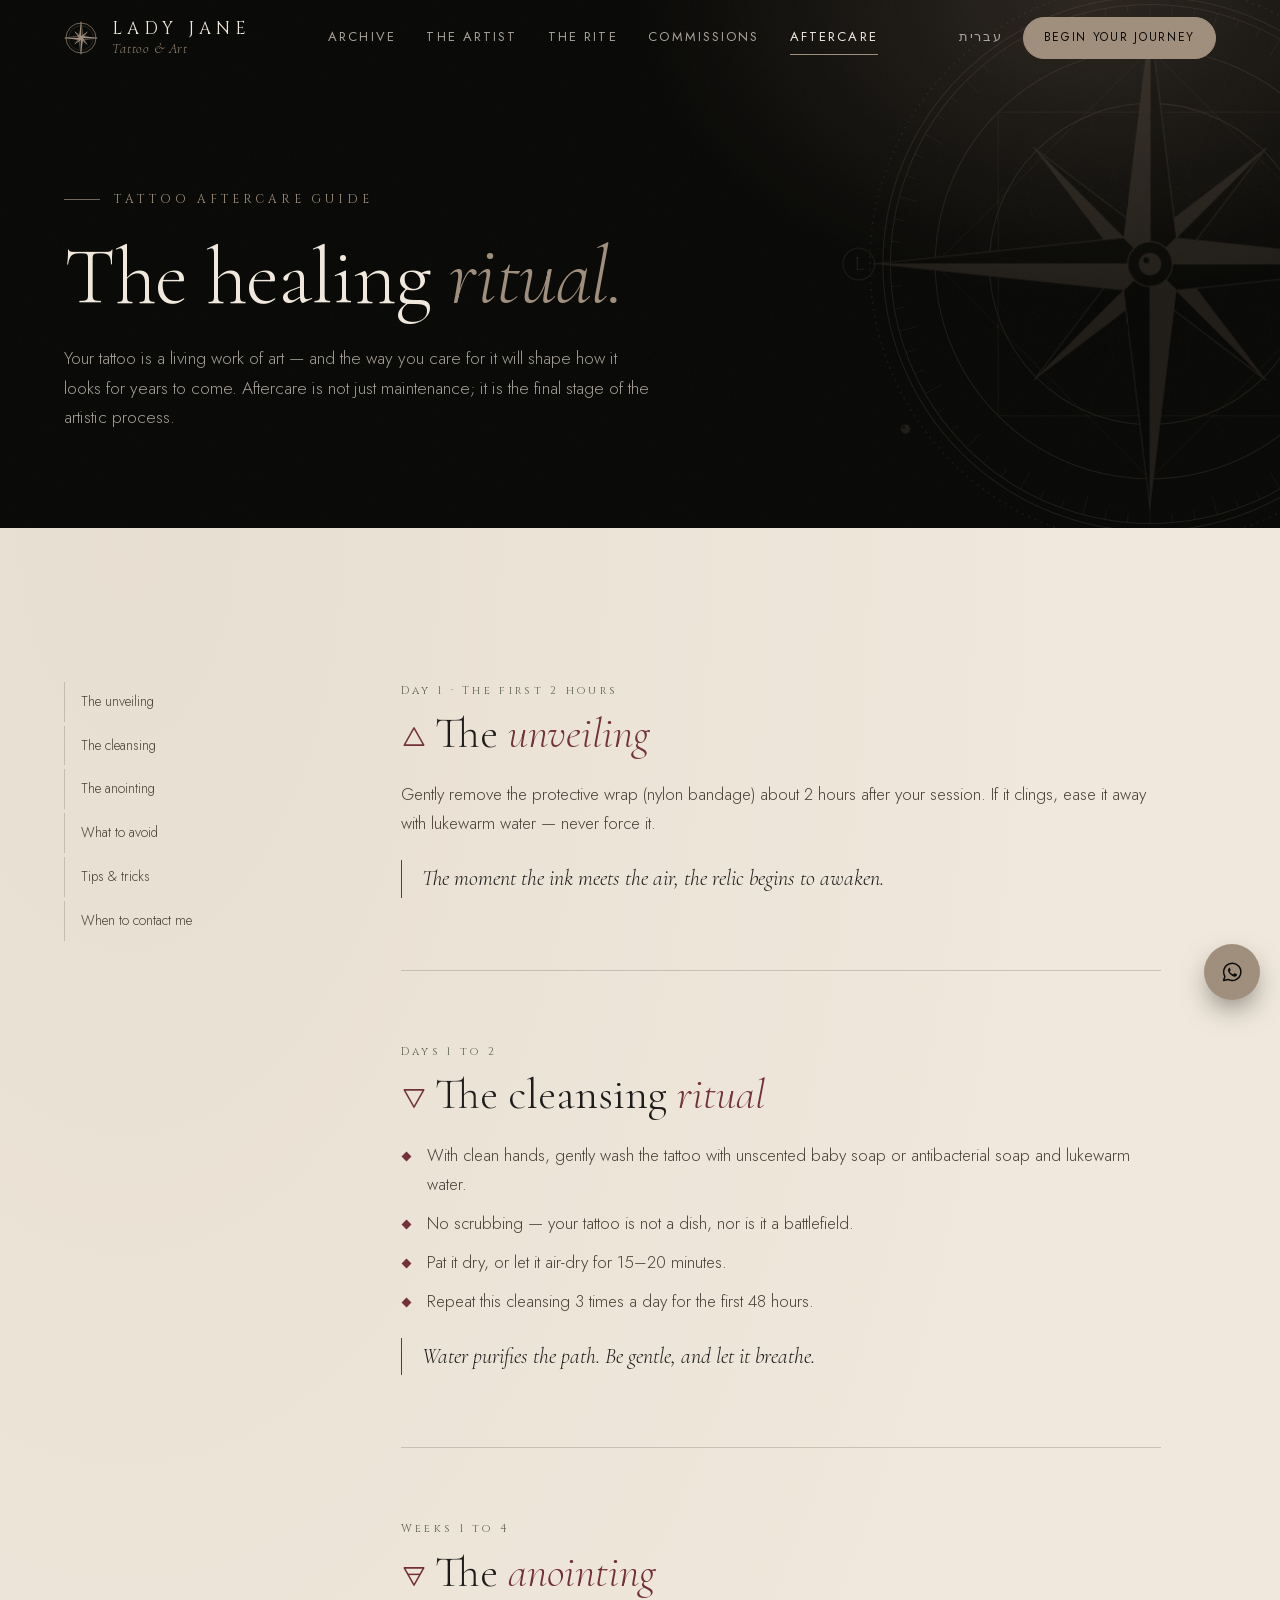
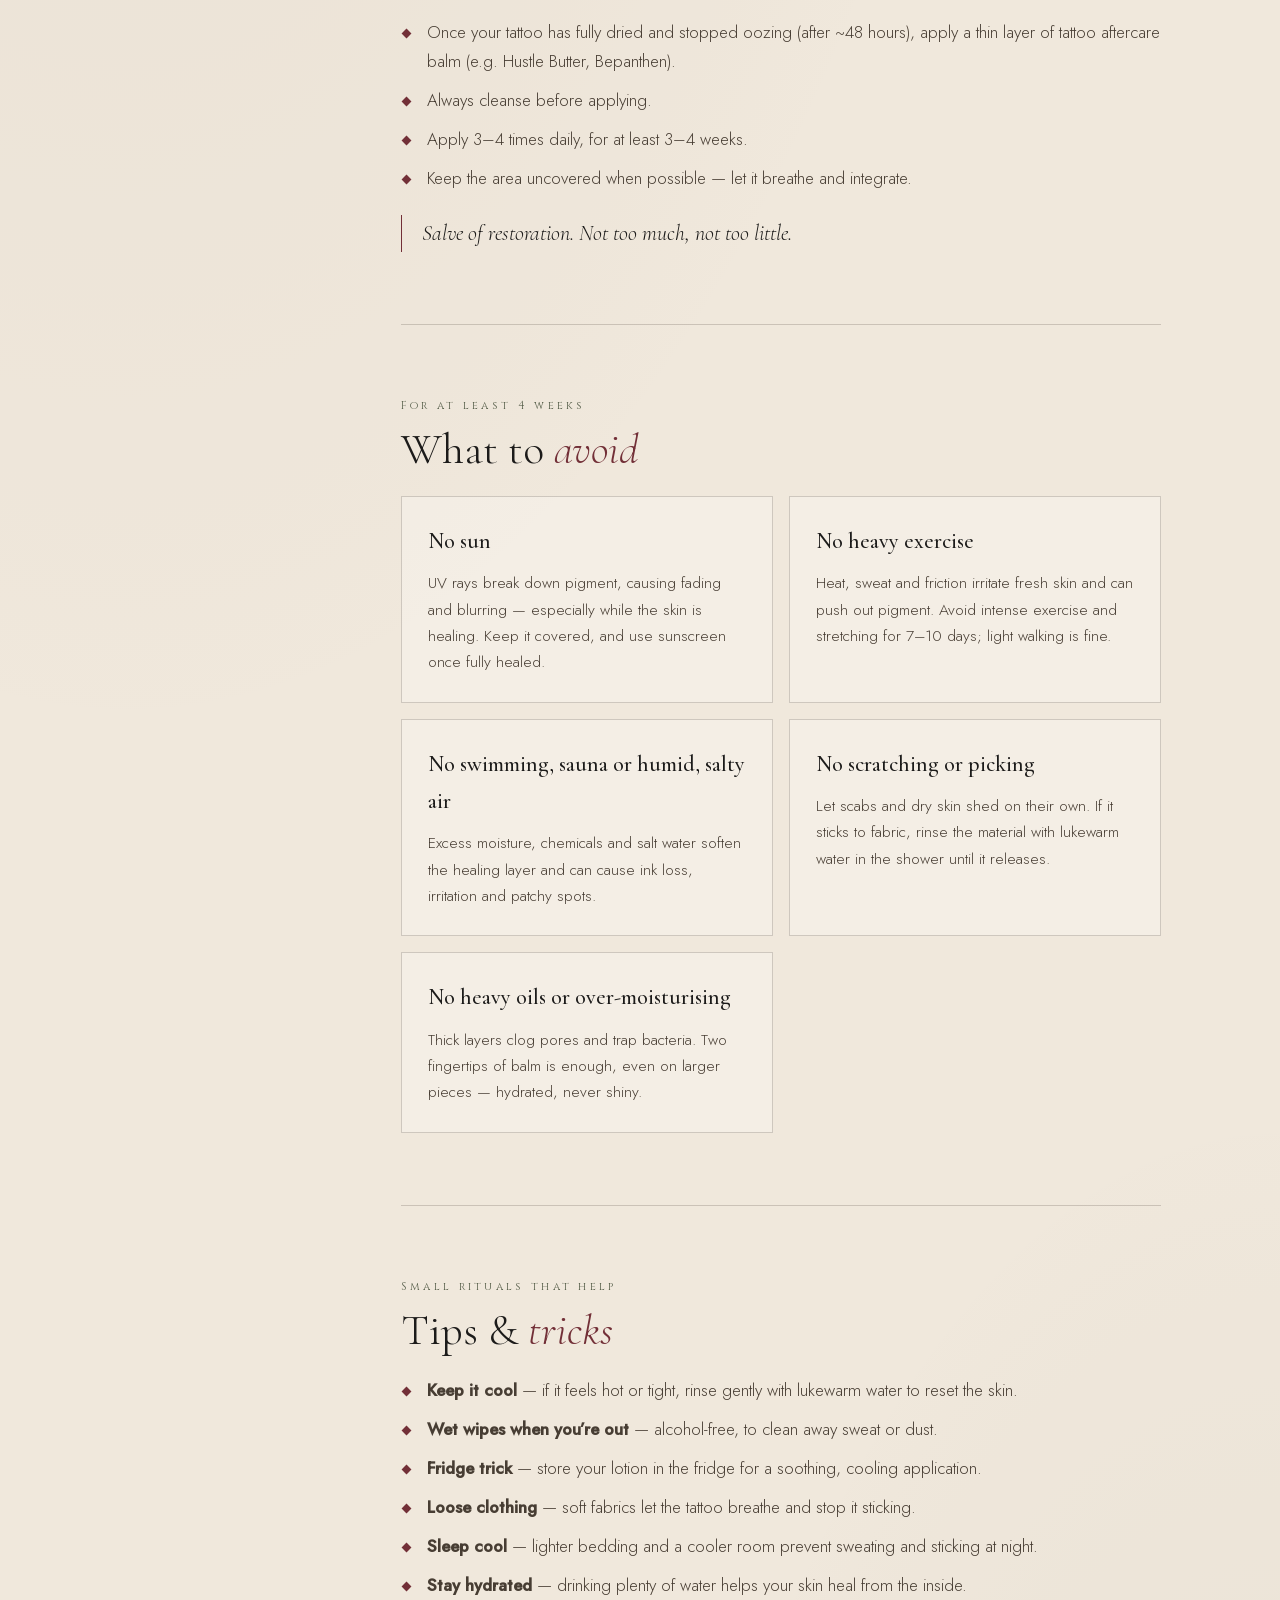
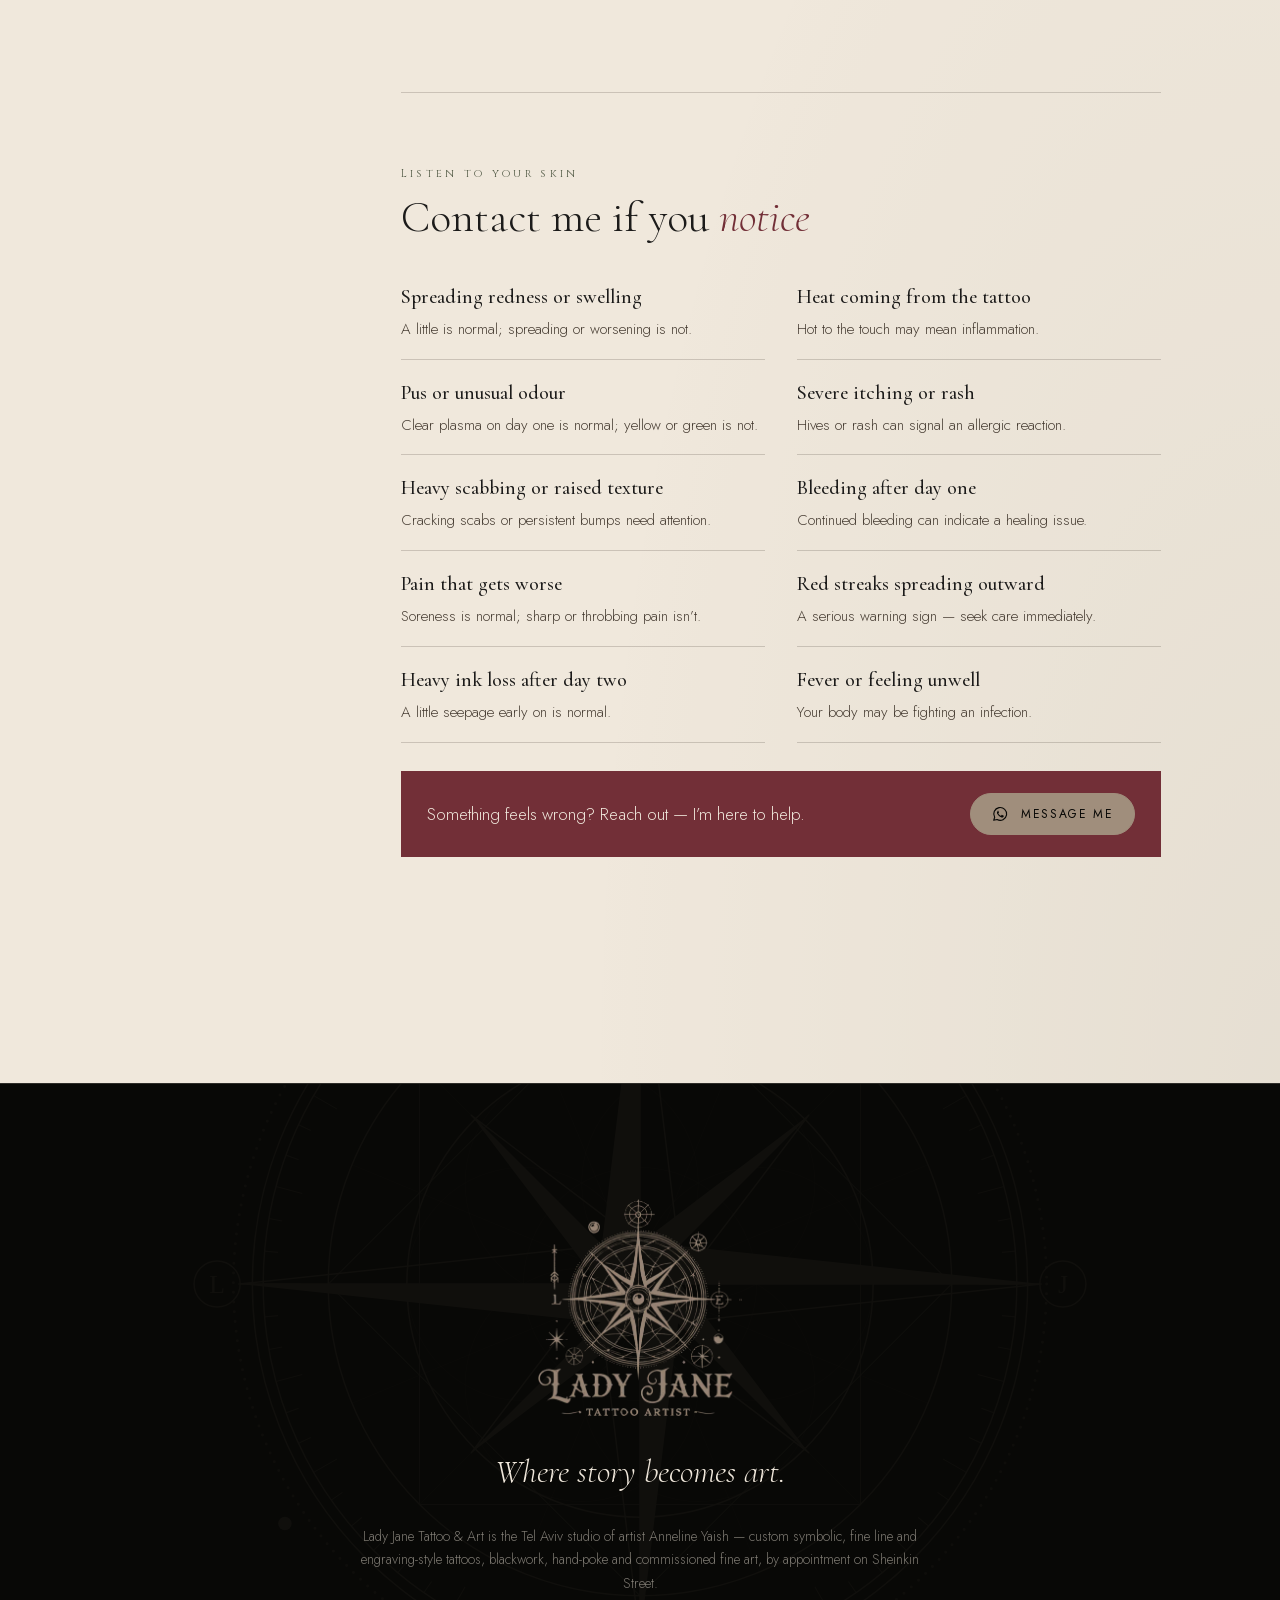
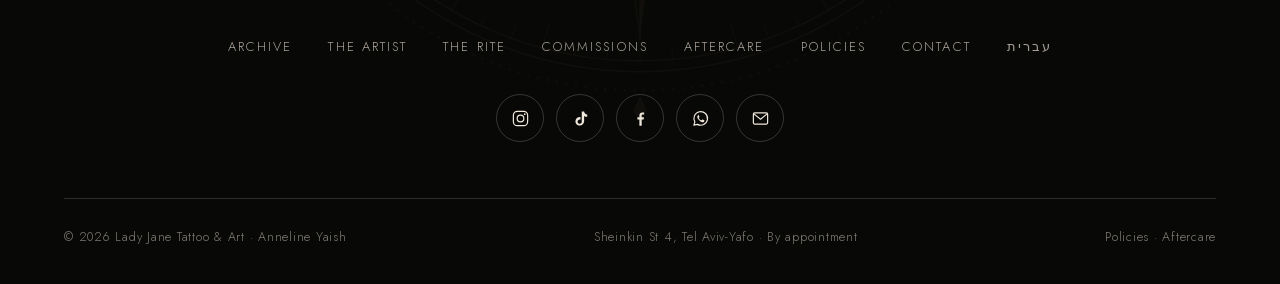
<file: aftercare.html>
<!doctype html>
<html lang="en">
<head>
<meta charset="utf-8">
<meta name="viewport" content="width=device-width, initial-scale=1, viewport-fit=cover">
<title>Tattoo Aftercare Guide: Healing Your New Tattoo | Lady Jane</title>
<meta name="description" content="Step-by-step tattoo aftercare from Lady Jane, Tel Aviv: washing, balm, what to avoid for four weeks, healing tips and the warning signs to watch for.">
<meta name="theme-color" content="#080806">
<meta name="robots" content="index, follow, max-image-preview:large">
<link rel="icon" href="assets/img/brand/favicon.svg" type="image/svg+xml">
<link rel="icon" href="assets/img/brand/favicon-192.png" type="image/png" sizes="192x192">
<link rel="icon" href="assets/img/brand/favicon-48.png" type="image/png" sizes="48x48">
<link rel="apple-touch-icon" href="assets/img/brand/apple-touch-icon.png">
<meta property="og:type" content="website">
<meta property="og:locale" content="en_US">
<meta property="og:locale:alternate" content="he_IL">
<meta property="og:site_name" content="Lady Jane — Tattoo &amp; Art">
<meta property="og:title" content="Tattoo Aftercare Guide: Healing Your New Tattoo | Lady Jane">
<meta property="og:description" content="Step-by-step tattoo aftercare from Lady Jane, Tel Aviv: washing, balm, what to avoid for four weeks, healing tips and the warning signs to watch for.">
<link rel="canonical" href="https://ladyjanetattoo.com/aftercare.html">
<link rel="alternate" hreflang="en" href="https://ladyjanetattoo.com/aftercare.html">
<link rel="alternate" hreflang="he" href="https://ladyjanetattoo.com/he/aftercare.html">
<link rel="alternate" hreflang="x-default" href="https://ladyjanetattoo.com/aftercare.html">
<meta property="og:url" content="https://ladyjanetattoo.com/aftercare.html">
<meta property="og:image" content="https://ladyjanetattoo.com/assets/img/brand/og.jpg">
<meta property="og:image:width" content="1200">
<meta property="og:image:height" content="630">
<meta property="og:image:alt" content="Lady Jane Tattoo Artist — compass emblem">
<meta name="twitter:card" content="summary_large_image">
<meta name="twitter:title" content="Tattoo Aftercare Guide: Healing Your New Tattoo | Lady Jane">
<meta name="twitter:description" content="Step-by-step tattoo aftercare from Lady Jane, Tel Aviv: washing, balm, what to avoid for four weeks, healing tips and the warning signs to watch for.">
<link rel="preload" href="assets/fonts/cormorant-garamond-latin-normal.woff2" as="font" type="font/woff2" crossorigin>
<link rel="preload" href="assets/fonts/jost-latin-normal.woff2" as="font" type="font/woff2" crossorigin>
<link rel="stylesheet" href="assets/css/style.css?v=a861ec20">
<script>document.documentElement.classList.add('js')</script>
<script type="application/ld+json">{"@context":"https://schema.org","@graph":[{"@type":"BreadcrumbList","itemListElement":[{"@type":"ListItem","position":1,"name":"Home","item":"https://ladyjanetattoo.com/"},{"@type":"ListItem","position":2,"name":"Tattoo aftercare","item":"https://ladyjanetattoo.com/aftercare.html"}]}]}</script>
</head>
<body>
<svg class="sprite" width="0" height="0" aria-hidden="true" focusable="false">
  <symbol id="i-instagram" viewBox="0 0 24 24"><g fill="none" stroke="currentColor" stroke-width="1.5"><rect x="3" y="3" width="18" height="18" rx="5"/><circle cx="12" cy="12" r="4.2"/></g><circle cx="17.4" cy="6.6" r="1.1" fill="currentColor"/></symbol>
  <symbol id="i-tiktok" viewBox="0 0 24 24"><path fill="currentColor" d="M16.6 3c.3 2.1 1.6 3.6 3.9 3.8v3.1a7 7 0 0 1-3.9-1.1v6.3c0 3.8-3.1 6.4-6.6 5.8-3.3-.5-5.1-3.9-4.1-6.9.8-2.5 3.4-4.1 6.1-3.7v3.2c-.6-.2-1.3-.2-1.9 0-1.4.5-2.1 2-1.6 3.4.5 1.4 2.2 2.1 3.6 1.5.9-.4 1.5-1.4 1.5-2.4V3h3z"/></symbol>
  <symbol id="i-facebook" viewBox="0 0 24 24"><path fill="currentColor" d="M13.5 21v-7.6H16l.4-3h-2.9V8.6c0-.9.3-1.5 1.5-1.5h1.6V4.4c-.3 0-1.2-.1-2.3-.1-2.2 0-3.7 1.3-3.7 3.8v2.3H8.1v3h2.5V21h2.9z"/></symbol>
  <symbol id="i-whatsapp" viewBox="0 0 24 24"><path fill="none" stroke="currentColor" stroke-width="1.5" stroke-linejoin="round" d="M3.6 20.4l1.3-4.1a8.6 8.6 0 1 1 3.2 3.1l-4.5 1z"/><path fill="currentColor" d="M9.1 7.4c.3 0 .5 0 .7.5l.8 1.8c.1.3 0 .5-.1.7l-.6.7c-.1.2-.2.3 0 .6.5.9 1.7 2.1 2.9 2.6.3.1.4.1.6-.1l.8-.9c.2-.2.4-.2.6-.1l1.8.9c.3.1.4.3.4.5 0 .6-.3 1.4-.9 1.7-.6.4-1.5.5-2.6.1-1.9-.6-3.9-2.4-5-4.3-.7-1.3-.7-2.4-.2-3.2.3-.6.7-.9.8-1z"/></symbol>
  <symbol id="i-mail" viewBox="0 0 24 24"><g fill="none" stroke="currentColor" stroke-width="1.5"><rect x="3" y="5" width="18" height="14" rx="1.5"/><path d="M3.6 6.2L12 13l8.4-6.8"/></g></symbol>
  <symbol id="i-phone" viewBox="0 0 24 24"><path fill="none" stroke="currentColor" stroke-width="1.5" stroke-linejoin="round" d="M6.6 3.5h2.6l1.4 4.2-2 1.4a12 12 0 0 0 6.3 6.3l1.4-2 4.2 1.4v2.6a2 2 0 0 1-2 2A16.5 16.5 0 0 1 4.6 5.5a2 2 0 0 1 2-2z"/></symbol>
  <symbol id="i-pin" viewBox="0 0 24 24"><g fill="none" stroke="currentColor" stroke-width="1.5"><path d="M12 21s-7-6.1-7-11.5a7 7 0 0 1 14 0C19 14.9 12 21 12 21z"/><circle cx="12" cy="9.5" r="2.5"/></g></symbol>
  <symbol id="i-calendar" viewBox="0 0 24 24"><g fill="none" stroke="currentColor" stroke-width="1.5"><rect x="3.5" y="5" width="17" height="15" rx="1.5"/><path d="M3.5 10h17M8 3v4M16 3v4"/></g></symbol>
  <symbol id="i-compass" viewBox="-50 -50 100 100"><circle r="44" fill="none" stroke="currentColor" stroke-width="2"/><circle r="36" fill="none" stroke="currentColor" stroke-width="1" opacity=".6"/><path d="M0 0L0.0 -6.0L18.38 -18.38Z" fill="currentColor"/><path d="M0 0L18.38 -18.38L6.0 0.0Z" fill="none" stroke="currentColor" stroke-width="1.5" stroke-linejoin="round"/><path d="M0 0L6.0 0.0L18.38 18.38Z" fill="currentColor"/><path d="M0 0L18.38 18.38L0.0 6.0Z" fill="none" stroke="currentColor" stroke-width="1.5" stroke-linejoin="round"/><path d="M0 0L0.0 6.0L-18.38 18.38Z" fill="currentColor"/><path d="M0 0L-18.38 18.38L-6.0 0.0Z" fill="none" stroke="currentColor" stroke-width="1.5" stroke-linejoin="round"/><path d="M0 0L-6.0 0.0L-18.38 -18.38Z" fill="currentColor"/><path d="M0 0L-18.38 -18.38L-0.0 -6.0Z" fill="none" stroke="currentColor" stroke-width="1.5" stroke-linejoin="round"/><path d="M0 0L-5.66 -5.66L0.0 -48.0Z" fill="currentColor"/><path d="M0 0L0.0 -48.0L5.66 -5.66Z" fill="none" stroke="currentColor" stroke-width="1.5" stroke-linejoin="round"/><path d="M0 0L5.66 -5.66L48.0 0.0Z" fill="currentColor"/><path d="M0 0L48.0 0.0L5.66 5.66Z" fill="none" stroke="currentColor" stroke-width="1.5" stroke-linejoin="round"/><path d="M0 0L5.66 5.66L0.0 48.0Z" fill="currentColor"/><path d="M0 0L0.0 48.0L-5.66 5.66Z" fill="none" stroke="currentColor" stroke-width="1.5" stroke-linejoin="round"/><path d="M0 0L-5.66 5.66L-48.0 0.0Z" fill="currentColor"/><path d="M0 0L-48.0 0.0L-5.66 -5.66Z" fill="none" stroke="currentColor" stroke-width="1.5" stroke-linejoin="round"/><circle r="5" fill="currentColor"/></symbol>
</svg>
<a class="skip-link" href="#main">Skip to content</a>
<header class="site-header" id="top">
  <div class="wrap">
    <a class="brand" href="./" aria-label="Lady Jane — Tattoo &amp; Art, home">
      <svg class="mini-compass" viewBox="0 0 100 100" aria-hidden="true"><use href="#i-compass"/></svg>
      <span class="brand-text"><span class="brand-name">LADY JANE</span><span class="brand-sub">Tattoo &amp; Art</span></span>
    </a>
    <nav class="nav" aria-label="Primary">
      <a href="work.html">Archive</a>
      <a href="./#artist">The Artist</a>
      <a href="./#rite">The Rite</a>
      <a href="./#commissions">Commissions</a>
      <a href="aftercare.html" aria-current="page">Aftercare</a>
    </nav>
    <div class="header-cta">
      <a class="lang-switch" href="he/aftercare.html" hreflang="he" lang="he" aria-label="עברית"><span class="long">עברית</span><span class="short" aria-hidden="true">עב</span></a>
      <a class="btn btn--sm" href="./#begin">Begin your journey</a>
      <button class="menu-toggle" type="button" aria-expanded="false" aria-controls="mobile-menu"><span class="label">Menu</span><span class="bars" aria-hidden="true"></span></button>
    </div>
  </div>
</header>
<div class="mobile-menu" id="mobile-menu">
  <span class="compass compass--static" aria-hidden="true"></span>
  <nav aria-label="Mobile">
    <a href="work.html"><span>I</span>The Archive</a>
    <a href="./#artist"><span>II</span>The Artist</a>
    <a href="./#rite"><span>III</span>The Rite</a>
    <a href="./#commissions"><span>IV</span>Art &amp; Commissions</a>
    <a href="aftercare.html"><span>V</span>Aftercare</a>
    <a href="./#begin"><span>VI</span>Begin your journey</a>
  </nav>
  <div class="menu-foot">
    <a class="btn" href="https://wa.me/972515002650" target="_blank" rel="noopener"><svg aria-hidden="true"><use href="#i-whatsapp"/></svg>WhatsApp</a>
    <a class="link-arrow" href="https://www.instagram.com/ladyjane_tattoo_art/" target="_blank" rel="noopener">@ladyjane_tattoo_art</a>
  </div>
</div>
<main id="main">
  <section class="page-hero" aria-labelledby="ac-title">
    <svg class="compass is-drawing" viewBox="-332 -332 664 664" aria-hidden="true" focusable="false"><g class="compass-spin"><circle class="c-dots" r="300"/><circle class="c-draw" r="286" pathLength="1"/><circle class="c-draw" r="278" pathLength="1"/><circle class="c-draw" r="230" pathLength="1"/><circle class="c-draw" r="172" pathLength="1"/><path class="c-draw c-thin" d="M0.0 -278.0L0.0 -250.0M24.23 -276.94L23.36 -266.98M48.27 -273.78L46.54 -263.93M71.95 -268.53L66.78 -249.21M95.08 -261.23L91.66 -251.84M117.49 -251.95L113.26 -242.89M139.0 -240.76L129.0 -223.43M159.45 -227.72L153.72 -219.53M178.69 -212.96L172.27 -205.3M196.58 -196.58L182.43 -182.43M212.96 -178.69L205.3 -172.27M227.72 -159.45L219.53 -153.72M240.76 -139.0L223.43 -129.0M251.95 -117.49L242.89 -113.26M261.23 -95.08L251.84 -91.66M268.53 -71.95L249.21 -66.78M273.78 -48.27L263.93 -46.54M276.94 -24.23L266.98 -23.36M278.0 0.0L250.0 0.0M276.94 24.23L266.98 23.36M273.78 48.27L263.93 46.54M268.53 71.95L249.21 66.78M261.23 95.08L251.84 91.66M251.95 117.49L242.89 113.26M240.76 139.0L223.43 129.0M227.72 159.45L219.53 153.72M212.96 178.69L205.3 172.27M196.58 196.58L182.43 182.43M178.69 212.96L172.27 205.3M159.45 227.72L153.72 219.53M139.0 240.76L129.0 223.43M117.49 251.95L113.26 242.89M95.08 261.23L91.66 251.84M71.95 268.53L66.78 249.21M48.27 273.78L46.54 263.93M24.23 276.94L23.36 266.98M0.0 278.0L0.0 250.0M-24.23 276.94L-23.36 266.98M-48.27 273.78L-46.54 263.93M-71.95 268.53L-66.78 249.21M-95.08 261.23L-91.66 251.84M-117.49 251.95L-113.26 242.89M-139.0 240.76L-129.0 223.43M-159.45 227.72L-153.72 219.53M-178.69 212.96L-172.27 205.3M-196.58 196.58L-182.43 182.43M-212.96 178.69L-205.3 172.27M-227.72 159.45L-219.53 153.72M-240.76 139.0L-223.43 129.0M-251.95 117.49L-242.89 113.26M-261.23 95.08L-251.84 91.66M-268.53 71.95L-249.21 66.78M-273.78 48.27L-263.93 46.54M-276.94 24.23L-266.98 23.36M-278.0 0.0L-250.0 0.0M-276.94 -24.23L-266.98 -23.36M-273.78 -48.27L-263.93 -46.54M-268.53 -71.95L-249.21 -66.78M-261.23 -95.08L-251.84 -91.66M-251.95 -117.49L-242.89 -113.26M-240.76 -139.0L-223.43 -129.0M-227.72 -159.45L-219.53 -153.72M-212.96 -178.69L-205.3 -172.27M-196.58 -196.58L-182.43 -182.43M-178.69 -212.96L-172.27 -205.3M-159.45 -227.72L-153.72 -219.53M-139.0 -240.76L-129.0 -223.43M-117.49 -251.95L-113.26 -242.89M-95.08 -261.23L-91.66 -251.84M-71.95 -268.53L-66.78 -249.21M-48.27 -273.78L-46.54 -263.93M-24.23 -276.94L-23.36 -266.98" pathLength="1"/><path class="c-draw c-thin" d="M0.0 -230.0L230.0 0.0L0.0 230.0L-230.0 0.0Z" pathLength="1"/><path class="c-draw c-thin" d="M162.63 -162.63L162.63 162.63L-162.63 162.63L-162.63 -162.63Z" pathLength="1"/><g class="c-seed"><circle class="c-draw c-thin" r="86" pathLength="1"/><circle class="c-draw c-thin" cx="43.0" cy="-74.48" r="86" pathLength="1"/><circle class="c-draw c-thin" cx="86.0" cy="0.0" r="86" pathLength="1"/><circle class="c-draw c-thin" cx="43.0" cy="74.48" r="86" pathLength="1"/><circle class="c-draw c-thin" cx="-43.0" cy="74.48" r="86" pathLength="1"/><circle class="c-draw c-thin" cx="-86.0" cy="0.0" r="86" pathLength="1"/><circle class="c-draw c-thin" cx="-43.0" cy="-74.48" r="86" pathLength="1"/></g><path class="c-draw c-faint" d="M0.0 -50.0L0.0 -230.0M19.13 -46.19L88.02 -212.49M35.36 -35.36L162.63 -162.63M46.19 -19.13L212.49 -88.02M50.0 0.0L230.0 0.0M46.19 19.13L212.49 88.02M35.36 35.36L162.63 162.63M19.13 46.19L88.02 212.49M0.0 50.0L0.0 230.0M-19.13 46.19L-88.02 212.49M-35.36 35.36L-162.63 162.63M-46.19 19.13L-212.49 88.02M-50.0 0.0L-230.0 0.0M-46.19 -19.13L-212.49 -88.02M-35.36 -35.36L-162.63 -162.63M-19.13 -46.19L-88.02 -212.49" pathLength="1"/><g class="c-star"><path class="c-fill" d="M0 0L0.0 -30.0L124.45 -124.45Z"/><path class="c-shade" d="M0 0L124.45 -124.45L30.0 0.0Z"/><path class="c-fill" d="M0 0L30.0 0.0L124.45 124.45Z"/><path class="c-shade" d="M0 0L124.45 124.45L0.0 30.0Z"/><path class="c-fill" d="M0 0L0.0 30.0L-124.45 124.45Z"/><path class="c-shade" d="M0 0L-124.45 124.45L-30.0 0.0Z"/><path class="c-fill" d="M0 0L-30.0 0.0L-124.45 -124.45Z"/><path class="c-shade" d="M0 0L-124.45 -124.45L-0.0 -30.0Z"/><path class="c-fill" d="M0 0L-28.28 -28.28L0.0 -262.0Z"/><path class="c-shade" d="M0 0L0.0 -262.0L28.28 -28.28Z"/><path class="c-fill" d="M0 0L28.28 -28.28L296.0 0.0Z"/><path class="c-shade" d="M0 0L296.0 0.0L28.28 28.28Z"/><path class="c-fill" d="M0 0L28.28 28.28L0.0 262.0Z"/><path class="c-shade" d="M0 0L0.0 262.0L-28.28 28.28Z"/><path class="c-fill" d="M0 0L-28.28 28.28L-296.0 0.0Z"/><path class="c-shade" d="M0 0L-296.0 0.0L-28.28 -28.28Z"/></g><circle class="c-hub" r="24"/><circle class="c-pupil" r="12"/><circle class="c-glint" cx="-4" cy="-4" r="3.2"/></g><g class="compass-orn"><circle class="c-draw" cx="-312" cy="0" r="17" pathLength="1"/><text class="c-letter" x="-312" y="6.5" text-anchor="middle">L</text><circle class="c-draw" cx="312" cy="0" r="17" pathLength="1"/><text class="c-letter" x="312" y="6.5" text-anchor="middle">J</text><circle class="c-draw c-thin" cx="0" cy="-314" r="14" pathLength="1"/><path class="c-draw c-thin" d="M14.0 -314.0L-14.0 -314.0M9.9 -304.1L-9.9 -323.9M0.0 -300.0L0.0 -328.0M-9.9 -304.1L9.9 -323.9" pathLength="1"/><circle class="c-pupil" cx="269.68" cy="-168.51" r="7"/><circle class="c-glint" cx="267.23" cy="-170.96" r="2.10"/><circle class="c-pupil" cx="-261.98" cy="176.7" r="5"/><circle class="c-glint" cx="-263.73" cy="174.95" r="1.50"/><path class="c-fill" d="M0 304L5 314L0 324L-5 314Z"/></g></svg>
    <div class="wrap">
      <h1 class="display" id="ac-title"><span class="eyebrow">Tattoo aftercare guide</span>The healing <em>ritual.</em></h1>
      <p class="lede">Your tattoo is a living work of art — and the way you care for it will shape how it looks for years to come. Aftercare is not just maintenance; it is the final stage of the artistic process.</p>
    </div>
  </section>

  <section class="section section--vellum">
    <div class="wrap">
      <div class="prose-grid">
        <nav class="toc" aria-label="On this page">
          <a href="#unveiling">The unveiling</a>
          <a href="#cleansing">The cleansing</a>
          <a href="#anointing">The anointing</a>
          <a href="#avoid">What to avoid</a>
          <a href="#tips">Tips &amp; tricks</a>
          <a href="#signs">When to contact me</a>
        </nav>
        <div class="prose">
          <section id="unveiling">
            <span class="kicker">Day 1 · The first 2 hours</span>
            <h2><svg class="glyph" viewBox="0 0 24 24" aria-hidden="true" width="26" height="26"><path d="M12 3.5L21 19.5H3Z" fill="none" stroke="currentColor" stroke-width="1.4" stroke-linejoin="round"/></svg>The <em>unveiling</em></h2>
            <p>Gently remove the protective wrap (nylon bandage) about 2 hours after your session. If it clings, ease it away with lukewarm water — never force it.</p>
            <p class="ritual-note">The moment the ink meets the air, the relic begins to awaken.</p>
          </section>

          <section id="cleansing">
            <span class="kicker">Days 1 to 2</span>
            <h2><svg class="glyph" viewBox="0 0 24 24" aria-hidden="true" width="26" height="26"><path d="M12 20.5L3 4.5H21Z" fill="none" stroke="currentColor" stroke-width="1.4" stroke-linejoin="round"/></svg>The cleansing <em>ritual</em></h2>
            <ul class="list">
              <li>With clean hands, gently wash the tattoo with unscented baby soap or antibacterial soap and lukewarm water.</li>
              <li>No scrubbing — your tattoo is not a dish, nor is it a battlefield.</li>
              <li>Pat it dry, or let it air-dry for 15–20 minutes.</li>
              <li>Repeat this cleansing 3 times a day for the first 48 hours.</li>
            </ul>
            <p class="ritual-note">Water purifies the path. Be gentle, and let it breathe.</p>
          </section>

          <section id="anointing">
            <span class="kicker">Weeks 1 to 4</span>
            <h2><svg class="glyph" viewBox="0 0 24 24" aria-hidden="true" width="26" height="26"><path d="M12 20.5L3 4.5H21Z" fill="none" stroke="currentColor" stroke-width="1.4" stroke-linejoin="round"/><path d="M6.4 10.5h11.2" stroke="currentColor" stroke-width="1.4"/></svg>The <em>anointing</em></h2>
            <ul class="list">
              <li>Once your tattoo has fully dried and stopped oozing (after ~48 hours), apply a thin layer of tattoo aftercare balm (e.g. Hustle Butter, Bepanthen).</li>
              <li>Always cleanse before applying.</li>
              <li>Apply 3–4 times daily, for at least 3–4 weeks.</li>
              <li>Keep the area uncovered when possible — let it breathe and integrate.</li>
            </ul>
            <p class="ritual-note">Salve of restoration. Not too much, not too little.</p>
          </section>

          <section id="avoid">
            <span class="kicker">For at least 4 weeks</span>
            <h2>What to <em>avoid</em></h2>
            <div class="cards">
              <div class="card"><h3>No sun</h3><p>UV rays break down pigment, causing fading and blurring — especially while the skin is healing. Keep it covered, and use sunscreen once fully healed.</p></div>
              <div class="card"><h3>No heavy exercise</h3><p>Heat, sweat and friction irritate fresh skin and can push out pigment. Avoid intense exercise and stretching for 7–10 days; light walking is fine.</p></div>
              <div class="card"><h3>No swimming, sauna or humid, salty air</h3><p>Excess moisture, chemicals and salt water soften the healing layer and can cause ink loss, irritation and patchy spots.</p></div>
              <div class="card"><h3>No scratching or picking</h3><p>Let scabs and dry skin shed on their own. If it sticks to fabric, rinse the material with lukewarm water in the shower until it releases.</p></div>
              <div class="card"><h3>No heavy oils or over-moisturising</h3><p>Thick layers clog pores and trap bacteria. Two fingertips of balm is enough, even on larger pieces — hydrated, never shiny.</p></div>
            </div>
          </section>

          <section id="tips">
            <span class="kicker">Small rituals that help</span>
            <h2>Tips &amp; <em>tricks</em></h2>
            <ul class="list">
              <li><strong>Keep it cool</strong> — if it feels hot or tight, rinse gently with lukewarm water to reset the skin.</li>
              <li><strong>Wet wipes when you’re out</strong> — alcohol-free, to clean away sweat or dust.</li>
              <li><strong>Fridge trick</strong> — store your lotion in the fridge for a soothing, cooling application.</li>
              <li><strong>Loose clothing</strong> — soft fabrics let the tattoo breathe and stop it sticking.</li>
              <li><strong>Sleep cool</strong> — lighter bedding and a cooler room prevent sweating and sticking at night.</li>
              <li><strong>Stay hydrated</strong> — drinking plenty of water helps your skin heal from the inside.</li>
            </ul>
          </section>

          <section id="signs">
            <span class="kicker">Listen to your skin</span>
            <h2>Contact me if you <em>notice</em></h2>
            <div class="signs">
              <div><strong>Spreading redness or swelling</strong><span>A little is normal; spreading or worsening is not.</span></div>
              <div><strong>Heat coming from the tattoo</strong><span>Hot to the touch may mean inflammation.</span></div>
              <div><strong>Pus or unusual odour</strong><span>Clear plasma on day one is normal; yellow or green is not.</span></div>
              <div><strong>Severe itching or rash</strong><span>Hives or rash can signal an allergic reaction.</span></div>
              <div><strong>Heavy scabbing or raised texture</strong><span>Cracking scabs or persistent bumps need attention.</span></div>
              <div><strong>Bleeding after day one</strong><span>Continued bleeding can indicate a healing issue.</span></div>
              <div><strong>Pain that gets worse</strong><span>Soreness is normal; sharp or throbbing pain isn’t.</span></div>
              <div><strong>Red streaks spreading outward</strong><span>A serious warning sign — seek care immediately.</span></div>
              <div><strong>Heavy ink loss after day two</strong><span>A little seepage early on is normal.</span></div>
              <div><strong>Fever or feeling unwell</strong><span>Your body may be fighting an infection.</span></div>
            </div>
            <div class="alert">
              <p>Something feels wrong? Reach out — I’m here to help.</p>
              <a class="btn btn--sm" href="https://wa.me/972515002650" target="_blank" rel="noopener"><svg aria-hidden="true"><use href="#i-whatsapp"/></svg>Message me</a>
            </div>
          </section>
        </div>
      </div>
    </div>
  </section>
</main>
<footer class="site-footer">
  <div class="bg-compass"><span class="compass compass--static" aria-hidden="true"></span></div>
  <div class="wrap">
    <img width="415" height="440" class="emblem" src="assets/img/brand/emblem.webp" alt="Lady Jane Tattoo Artist — compass emblem" loading="lazy">
    <p class="tagline">Where story becomes art.</p>
    <p class="footer-about">Lady Jane Tattoo &amp; Art is the Tel Aviv studio of artist Anneline Yaish — custom symbolic, fine line and engraving-style tattoos, blackwork, hand-poke and commissioned fine art, by appointment on Sheinkin Street.</p>
    <nav class="footer-nav" aria-label="Footer">
      <a href="work.html">Archive</a>
      <a href="./#artist">The Artist</a>
      <a href="./#rite">The Rite</a>
      <a href="./#commissions">Commissions</a>
      <a href="aftercare.html">Aftercare</a>
      <a href="policies.html">Policies</a>
      <a href="./#begin">Contact</a>
      <a href="he/aftercare.html" hreflang="he" lang="he">עברית</a>
    </nav>
    <div class="socials">
      <a href="https://www.instagram.com/ladyjane_tattoo_art/" target="_blank" rel="noopener"><svg aria-hidden="true"><use href="#i-instagram"/></svg><span class="sr-only">Instagram</span></a>
      <a href="https://www.tiktok.com/@ladyjane_tattoo_art" target="_blank" rel="noopener"><svg aria-hidden="true"><use href="#i-tiktok"/></svg><span class="sr-only">TikTok</span></a>
      <a href="https://www.facebook.com/annelineyaish22/" target="_blank" rel="noopener"><svg aria-hidden="true"><use href="#i-facebook"/></svg><span class="sr-only">Facebook</span></a>
      <a href="https://wa.me/972515002650" target="_blank" rel="noopener"><svg aria-hidden="true"><use href="#i-whatsapp"/></svg><span class="sr-only">WhatsApp</span></a>
      <a href="mailto:lj22designs@gmail.com"><svg aria-hidden="true"><use href="#i-mail"/></svg><span class="sr-only">Email</span></a>
    </div>
    <div class="footer-base">
      <span>© <span data-year>2026</span> Lady Jane Tattoo &amp; Art · Anneline Yaish</span>
      <span>Sheinkin St 4, Tel Aviv-Yafo · By appointment</span>
      <span><a href="policies.html">Policies</a> · <a href="aftercare.html">Aftercare</a></span>
    </div>
  </div>
</footer>
<a class="float-cta" href="https://wa.me/972515002650?text=Hi%20Lady%20Jane%2C%20I%27d%20love%20to%20begin%20a%20design%20journey." target="_blank" rel="noopener"><svg aria-hidden="true"><use href="#i-whatsapp"/></svg><span class="sr-only">Message Lady Jane on WhatsApp</span></a>
<script src="assets/js/main.js?v=55b0dc40" defer></script>
</body>
</html>
</file>
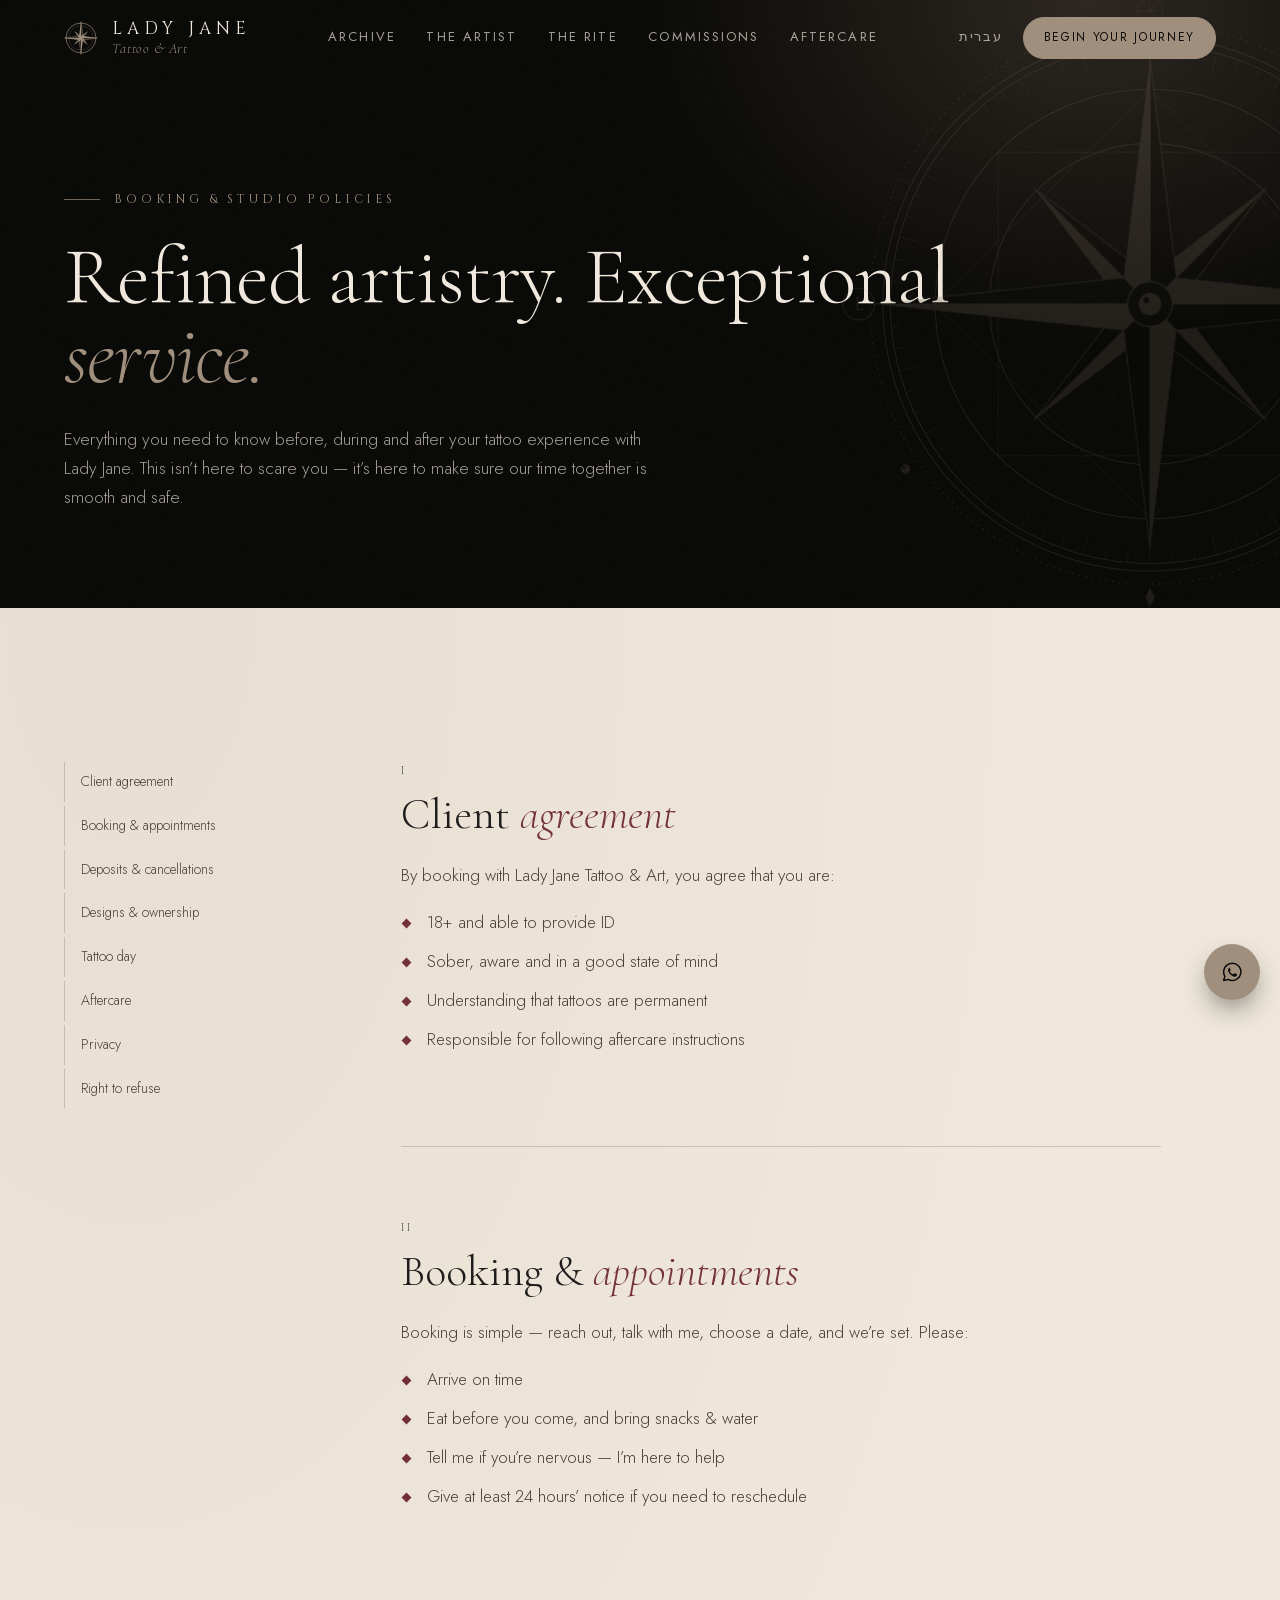
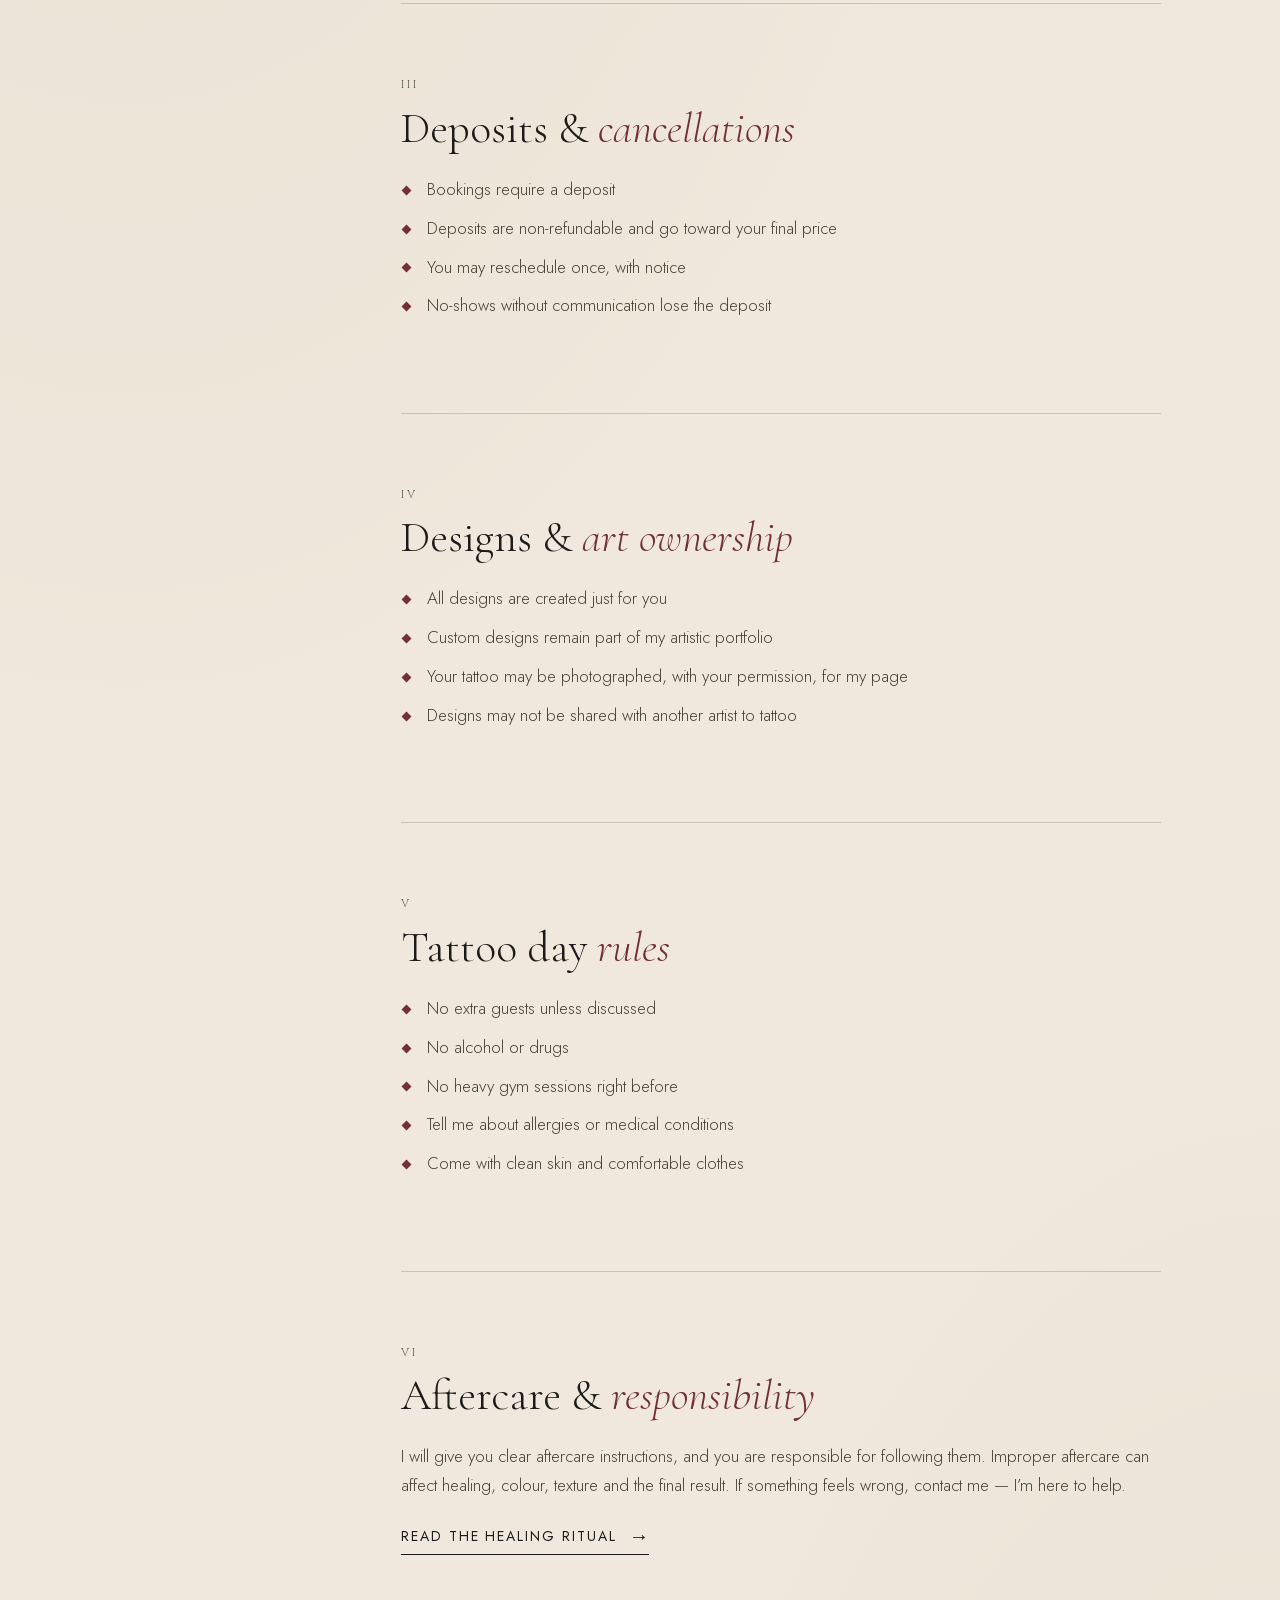
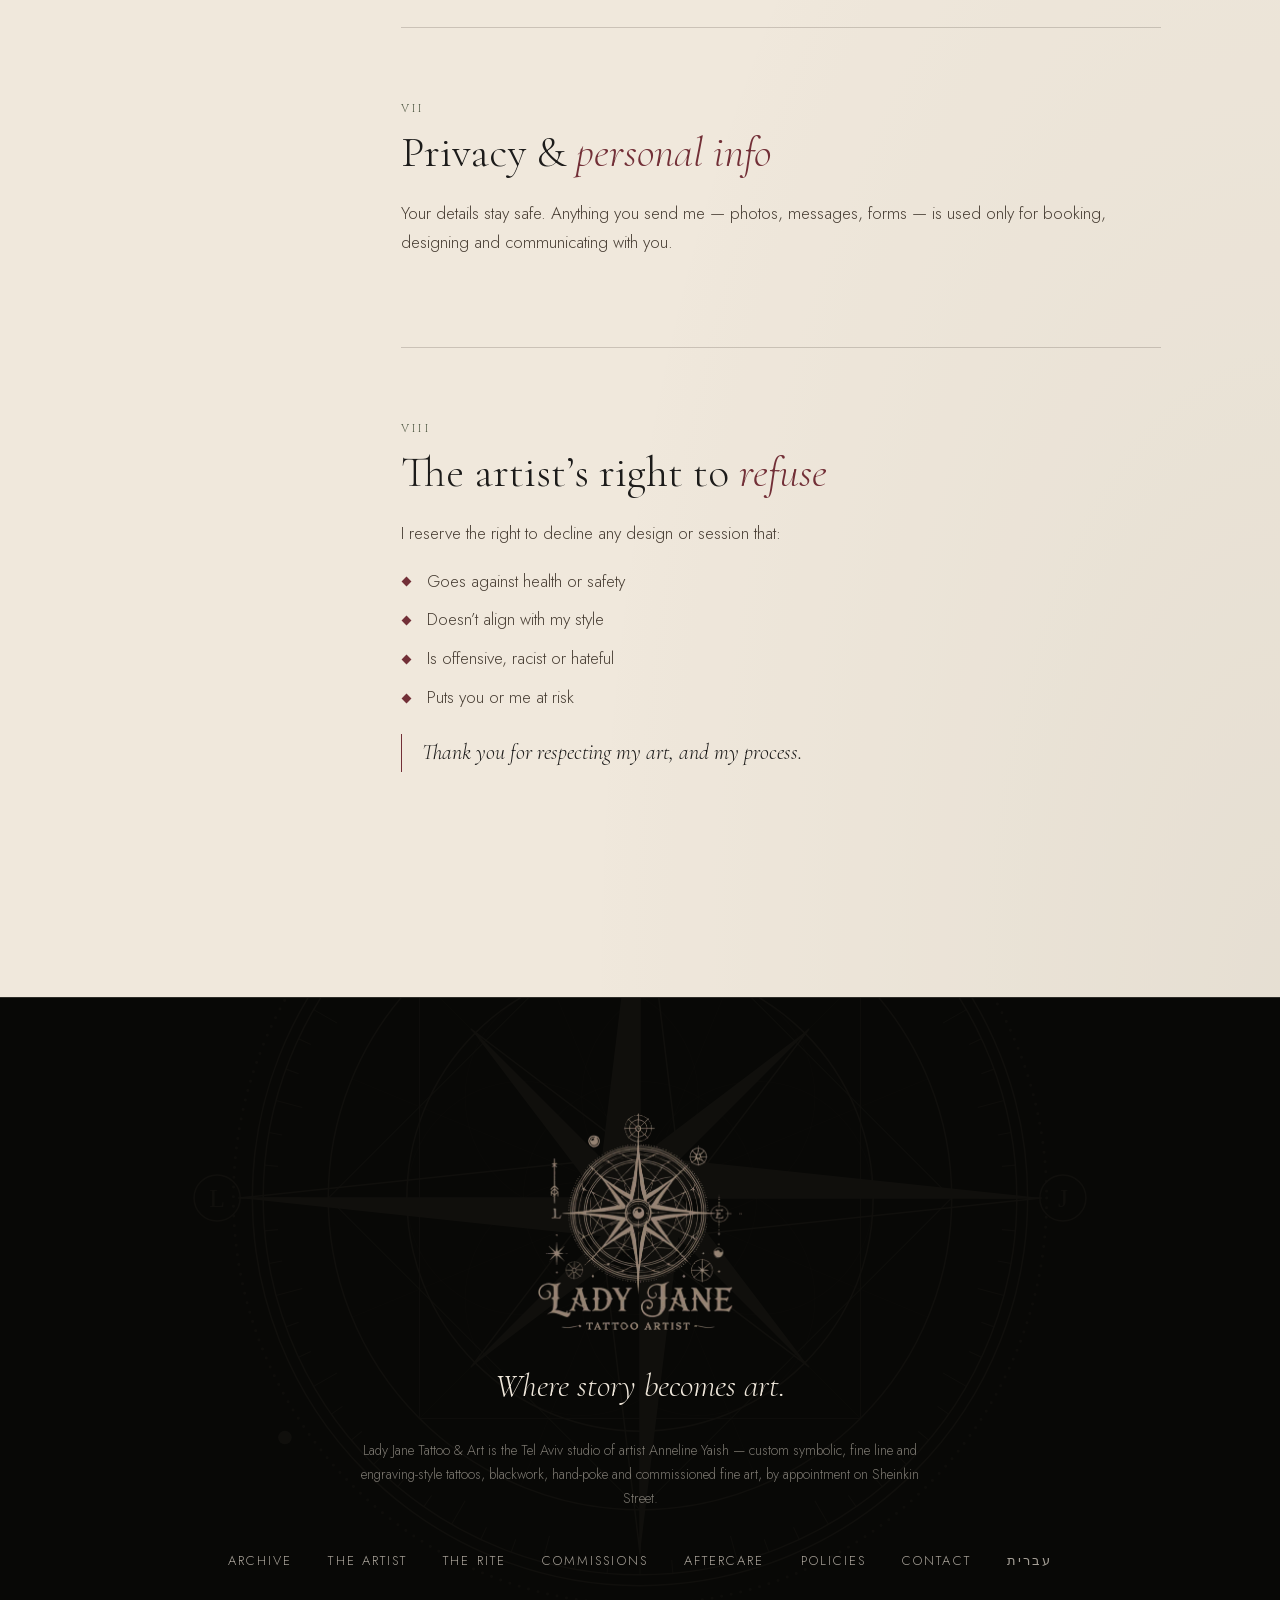
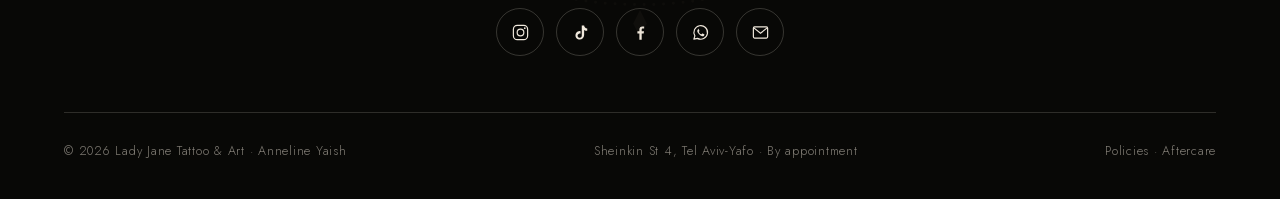
<file: policies.html>
<!doctype html>
<html lang="en">
<head>
<meta charset="utf-8">
<meta name="viewport" content="width=device-width, initial-scale=1, viewport-fit=cover">
<title>Booking, Deposits &amp; Policies | Lady Jane Tattoo Tel Aviv</title>
<meta name="description" content="How booking works at Lady Jane Tattoo &amp; Art in Tel Aviv: deposits, rescheduling, tattoo-day rules, design ownership, aftercare and privacy.">
<meta name="theme-color" content="#080806">
<meta name="robots" content="index, follow, max-image-preview:large">
<link rel="icon" href="assets/img/brand/favicon.svg" type="image/svg+xml">
<link rel="icon" href="assets/img/brand/favicon-192.png" type="image/png" sizes="192x192">
<link rel="icon" href="assets/img/brand/favicon-48.png" type="image/png" sizes="48x48">
<link rel="apple-touch-icon" href="assets/img/brand/apple-touch-icon.png">
<meta property="og:type" content="website">
<meta property="og:locale" content="en_US">
<meta property="og:locale:alternate" content="he_IL">
<meta property="og:site_name" content="Lady Jane — Tattoo &amp; Art">
<meta property="og:title" content="Booking, Deposits &amp; Policies | Lady Jane Tattoo Tel Aviv">
<meta property="og:description" content="How booking works at Lady Jane Tattoo &amp; Art in Tel Aviv: deposits, rescheduling, tattoo-day rules, design ownership, aftercare and privacy.">
<link rel="canonical" href="https://ladyjanetattoo.com/policies.html">
<link rel="alternate" hreflang="en" href="https://ladyjanetattoo.com/policies.html">
<link rel="alternate" hreflang="he" href="https://ladyjanetattoo.com/he/policies.html">
<link rel="alternate" hreflang="x-default" href="https://ladyjanetattoo.com/policies.html">
<meta property="og:url" content="https://ladyjanetattoo.com/policies.html">
<meta property="og:image" content="https://ladyjanetattoo.com/assets/img/brand/og.jpg">
<meta property="og:image:width" content="1200">
<meta property="og:image:height" content="630">
<meta property="og:image:alt" content="Lady Jane Tattoo Artist — compass emblem">
<meta name="twitter:card" content="summary_large_image">
<meta name="twitter:title" content="Booking, Deposits &amp; Policies | Lady Jane Tattoo Tel Aviv">
<meta name="twitter:description" content="How booking works at Lady Jane Tattoo &amp; Art in Tel Aviv: deposits, rescheduling, tattoo-day rules, design ownership, aftercare and privacy.">
<link rel="preload" href="assets/fonts/cormorant-garamond-latin-normal.woff2" as="font" type="font/woff2" crossorigin>
<link rel="preload" href="assets/fonts/jost-latin-normal.woff2" as="font" type="font/woff2" crossorigin>
<link rel="stylesheet" href="assets/css/style.css?v=a861ec20">
<script>document.documentElement.classList.add('js')</script>
<script type="application/ld+json">{"@context":"https://schema.org","@graph":[{"@type":"BreadcrumbList","itemListElement":[{"@type":"ListItem","position":1,"name":"Home","item":"https://ladyjanetattoo.com/"},{"@type":"ListItem","position":2,"name":"Studio policies","item":"https://ladyjanetattoo.com/policies.html"}]}]}</script>
</head>
<body>
<svg class="sprite" width="0" height="0" aria-hidden="true" focusable="false">
  <symbol id="i-instagram" viewBox="0 0 24 24"><g fill="none" stroke="currentColor" stroke-width="1.5"><rect x="3" y="3" width="18" height="18" rx="5"/><circle cx="12" cy="12" r="4.2"/></g><circle cx="17.4" cy="6.6" r="1.1" fill="currentColor"/></symbol>
  <symbol id="i-tiktok" viewBox="0 0 24 24"><path fill="currentColor" d="M16.6 3c.3 2.1 1.6 3.6 3.9 3.8v3.1a7 7 0 0 1-3.9-1.1v6.3c0 3.8-3.1 6.4-6.6 5.8-3.3-.5-5.1-3.9-4.1-6.9.8-2.5 3.4-4.1 6.1-3.7v3.2c-.6-.2-1.3-.2-1.9 0-1.4.5-2.1 2-1.6 3.4.5 1.4 2.2 2.1 3.6 1.5.9-.4 1.5-1.4 1.5-2.4V3h3z"/></symbol>
  <symbol id="i-facebook" viewBox="0 0 24 24"><path fill="currentColor" d="M13.5 21v-7.6H16l.4-3h-2.9V8.6c0-.9.3-1.5 1.5-1.5h1.6V4.4c-.3 0-1.2-.1-2.3-.1-2.2 0-3.7 1.3-3.7 3.8v2.3H8.1v3h2.5V21h2.9z"/></symbol>
  <symbol id="i-whatsapp" viewBox="0 0 24 24"><path fill="none" stroke="currentColor" stroke-width="1.5" stroke-linejoin="round" d="M3.6 20.4l1.3-4.1a8.6 8.6 0 1 1 3.2 3.1l-4.5 1z"/><path fill="currentColor" d="M9.1 7.4c.3 0 .5 0 .7.5l.8 1.8c.1.3 0 .5-.1.7l-.6.7c-.1.2-.2.3 0 .6.5.9 1.7 2.1 2.9 2.6.3.1.4.1.6-.1l.8-.9c.2-.2.4-.2.6-.1l1.8.9c.3.1.4.3.4.5 0 .6-.3 1.4-.9 1.7-.6.4-1.5.5-2.6.1-1.9-.6-3.9-2.4-5-4.3-.7-1.3-.7-2.4-.2-3.2.3-.6.7-.9.8-1z"/></symbol>
  <symbol id="i-mail" viewBox="0 0 24 24"><g fill="none" stroke="currentColor" stroke-width="1.5"><rect x="3" y="5" width="18" height="14" rx="1.5"/><path d="M3.6 6.2L12 13l8.4-6.8"/></g></symbol>
  <symbol id="i-phone" viewBox="0 0 24 24"><path fill="none" stroke="currentColor" stroke-width="1.5" stroke-linejoin="round" d="M6.6 3.5h2.6l1.4 4.2-2 1.4a12 12 0 0 0 6.3 6.3l1.4-2 4.2 1.4v2.6a2 2 0 0 1-2 2A16.5 16.5 0 0 1 4.6 5.5a2 2 0 0 1 2-2z"/></symbol>
  <symbol id="i-pin" viewBox="0 0 24 24"><g fill="none" stroke="currentColor" stroke-width="1.5"><path d="M12 21s-7-6.1-7-11.5a7 7 0 0 1 14 0C19 14.9 12 21 12 21z"/><circle cx="12" cy="9.5" r="2.5"/></g></symbol>
  <symbol id="i-calendar" viewBox="0 0 24 24"><g fill="none" stroke="currentColor" stroke-width="1.5"><rect x="3.5" y="5" width="17" height="15" rx="1.5"/><path d="M3.5 10h17M8 3v4M16 3v4"/></g></symbol>
  <symbol id="i-compass" viewBox="-50 -50 100 100"><circle r="44" fill="none" stroke="currentColor" stroke-width="2"/><circle r="36" fill="none" stroke="currentColor" stroke-width="1" opacity=".6"/><path d="M0 0L0.0 -6.0L18.38 -18.38Z" fill="currentColor"/><path d="M0 0L18.38 -18.38L6.0 0.0Z" fill="none" stroke="currentColor" stroke-width="1.5" stroke-linejoin="round"/><path d="M0 0L6.0 0.0L18.38 18.38Z" fill="currentColor"/><path d="M0 0L18.38 18.38L0.0 6.0Z" fill="none" stroke="currentColor" stroke-width="1.5" stroke-linejoin="round"/><path d="M0 0L0.0 6.0L-18.38 18.38Z" fill="currentColor"/><path d="M0 0L-18.38 18.38L-6.0 0.0Z" fill="none" stroke="currentColor" stroke-width="1.5" stroke-linejoin="round"/><path d="M0 0L-6.0 0.0L-18.38 -18.38Z" fill="currentColor"/><path d="M0 0L-18.38 -18.38L-0.0 -6.0Z" fill="none" stroke="currentColor" stroke-width="1.5" stroke-linejoin="round"/><path d="M0 0L-5.66 -5.66L0.0 -48.0Z" fill="currentColor"/><path d="M0 0L0.0 -48.0L5.66 -5.66Z" fill="none" stroke="currentColor" stroke-width="1.5" stroke-linejoin="round"/><path d="M0 0L5.66 -5.66L48.0 0.0Z" fill="currentColor"/><path d="M0 0L48.0 0.0L5.66 5.66Z" fill="none" stroke="currentColor" stroke-width="1.5" stroke-linejoin="round"/><path d="M0 0L5.66 5.66L0.0 48.0Z" fill="currentColor"/><path d="M0 0L0.0 48.0L-5.66 5.66Z" fill="none" stroke="currentColor" stroke-width="1.5" stroke-linejoin="round"/><path d="M0 0L-5.66 5.66L-48.0 0.0Z" fill="currentColor"/><path d="M0 0L-48.0 0.0L-5.66 -5.66Z" fill="none" stroke="currentColor" stroke-width="1.5" stroke-linejoin="round"/><circle r="5" fill="currentColor"/></symbol>
</svg>
<a class="skip-link" href="#main">Skip to content</a>
<header class="site-header" id="top">
  <div class="wrap">
    <a class="brand" href="./" aria-label="Lady Jane — Tattoo &amp; Art, home">
      <svg class="mini-compass" viewBox="0 0 100 100" aria-hidden="true"><use href="#i-compass"/></svg>
      <span class="brand-text"><span class="brand-name">LADY JANE</span><span class="brand-sub">Tattoo &amp; Art</span></span>
    </a>
    <nav class="nav" aria-label="Primary">
      <a href="work.html">Archive</a>
      <a href="./#artist">The Artist</a>
      <a href="./#rite">The Rite</a>
      <a href="./#commissions">Commissions</a>
      <a href="aftercare.html">Aftercare</a>
    </nav>
    <div class="header-cta">
      <a class="lang-switch" href="he/policies.html" hreflang="he" lang="he" aria-label="עברית"><span class="long">עברית</span><span class="short" aria-hidden="true">עב</span></a>
      <a class="btn btn--sm" href="./#begin">Begin your journey</a>
      <button class="menu-toggle" type="button" aria-expanded="false" aria-controls="mobile-menu"><span class="label">Menu</span><span class="bars" aria-hidden="true"></span></button>
    </div>
  </div>
</header>
<div class="mobile-menu" id="mobile-menu">
  <span class="compass compass--static" aria-hidden="true"></span>
  <nav aria-label="Mobile">
    <a href="work.html"><span>I</span>The Archive</a>
    <a href="./#artist"><span>II</span>The Artist</a>
    <a href="./#rite"><span>III</span>The Rite</a>
    <a href="./#commissions"><span>IV</span>Art &amp; Commissions</a>
    <a href="aftercare.html"><span>V</span>Aftercare</a>
    <a href="./#begin"><span>VI</span>Begin your journey</a>
  </nav>
  <div class="menu-foot">
    <a class="btn" href="https://wa.me/972515002650" target="_blank" rel="noopener"><svg aria-hidden="true"><use href="#i-whatsapp"/></svg>WhatsApp</a>
    <a class="link-arrow" href="https://www.instagram.com/ladyjane_tattoo_art/" target="_blank" rel="noopener">@ladyjane_tattoo_art</a>
  </div>
</div>
<main id="main">
  <section class="page-hero" aria-labelledby="pol-title">
    <svg class="compass is-drawing" viewBox="-332 -332 664 664" aria-hidden="true" focusable="false"><g class="compass-spin"><circle class="c-dots" r="300"/><circle class="c-draw" r="286" pathLength="1"/><circle class="c-draw" r="278" pathLength="1"/><circle class="c-draw" r="230" pathLength="1"/><circle class="c-draw" r="172" pathLength="1"/><path class="c-draw c-thin" d="M0.0 -278.0L0.0 -250.0M24.23 -276.94L23.36 -266.98M48.27 -273.78L46.54 -263.93M71.95 -268.53L66.78 -249.21M95.08 -261.23L91.66 -251.84M117.49 -251.95L113.26 -242.89M139.0 -240.76L129.0 -223.43M159.45 -227.72L153.72 -219.53M178.69 -212.96L172.27 -205.3M196.58 -196.58L182.43 -182.43M212.96 -178.69L205.3 -172.27M227.72 -159.45L219.53 -153.72M240.76 -139.0L223.43 -129.0M251.95 -117.49L242.89 -113.26M261.23 -95.08L251.84 -91.66M268.53 -71.95L249.21 -66.78M273.78 -48.27L263.93 -46.54M276.94 -24.23L266.98 -23.36M278.0 0.0L250.0 0.0M276.94 24.23L266.98 23.36M273.78 48.27L263.93 46.54M268.53 71.95L249.21 66.78M261.23 95.08L251.84 91.66M251.95 117.49L242.89 113.26M240.76 139.0L223.43 129.0M227.72 159.45L219.53 153.72M212.96 178.69L205.3 172.27M196.58 196.58L182.43 182.43M178.69 212.96L172.27 205.3M159.45 227.72L153.72 219.53M139.0 240.76L129.0 223.43M117.49 251.95L113.26 242.89M95.08 261.23L91.66 251.84M71.95 268.53L66.78 249.21M48.27 273.78L46.54 263.93M24.23 276.94L23.36 266.98M0.0 278.0L0.0 250.0M-24.23 276.94L-23.36 266.98M-48.27 273.78L-46.54 263.93M-71.95 268.53L-66.78 249.21M-95.08 261.23L-91.66 251.84M-117.49 251.95L-113.26 242.89M-139.0 240.76L-129.0 223.43M-159.45 227.72L-153.72 219.53M-178.69 212.96L-172.27 205.3M-196.58 196.58L-182.43 182.43M-212.96 178.69L-205.3 172.27M-227.72 159.45L-219.53 153.72M-240.76 139.0L-223.43 129.0M-251.95 117.49L-242.89 113.26M-261.23 95.08L-251.84 91.66M-268.53 71.95L-249.21 66.78M-273.78 48.27L-263.93 46.54M-276.94 24.23L-266.98 23.36M-278.0 0.0L-250.0 0.0M-276.94 -24.23L-266.98 -23.36M-273.78 -48.27L-263.93 -46.54M-268.53 -71.95L-249.21 -66.78M-261.23 -95.08L-251.84 -91.66M-251.95 -117.49L-242.89 -113.26M-240.76 -139.0L-223.43 -129.0M-227.72 -159.45L-219.53 -153.72M-212.96 -178.69L-205.3 -172.27M-196.58 -196.58L-182.43 -182.43M-178.69 -212.96L-172.27 -205.3M-159.45 -227.72L-153.72 -219.53M-139.0 -240.76L-129.0 -223.43M-117.49 -251.95L-113.26 -242.89M-95.08 -261.23L-91.66 -251.84M-71.95 -268.53L-66.78 -249.21M-48.27 -273.78L-46.54 -263.93M-24.23 -276.94L-23.36 -266.98" pathLength="1"/><path class="c-draw c-thin" d="M0.0 -230.0L230.0 0.0L0.0 230.0L-230.0 0.0Z" pathLength="1"/><path class="c-draw c-thin" d="M162.63 -162.63L162.63 162.63L-162.63 162.63L-162.63 -162.63Z" pathLength="1"/><g class="c-seed"><circle class="c-draw c-thin" r="86" pathLength="1"/><circle class="c-draw c-thin" cx="43.0" cy="-74.48" r="86" pathLength="1"/><circle class="c-draw c-thin" cx="86.0" cy="0.0" r="86" pathLength="1"/><circle class="c-draw c-thin" cx="43.0" cy="74.48" r="86" pathLength="1"/><circle class="c-draw c-thin" cx="-43.0" cy="74.48" r="86" pathLength="1"/><circle class="c-draw c-thin" cx="-86.0" cy="0.0" r="86" pathLength="1"/><circle class="c-draw c-thin" cx="-43.0" cy="-74.48" r="86" pathLength="1"/></g><path class="c-draw c-faint" d="M0.0 -50.0L0.0 -230.0M19.13 -46.19L88.02 -212.49M35.36 -35.36L162.63 -162.63M46.19 -19.13L212.49 -88.02M50.0 0.0L230.0 0.0M46.19 19.13L212.49 88.02M35.36 35.36L162.63 162.63M19.13 46.19L88.02 212.49M0.0 50.0L0.0 230.0M-19.13 46.19L-88.02 212.49M-35.36 35.36L-162.63 162.63M-46.19 19.13L-212.49 88.02M-50.0 0.0L-230.0 0.0M-46.19 -19.13L-212.49 -88.02M-35.36 -35.36L-162.63 -162.63M-19.13 -46.19L-88.02 -212.49" pathLength="1"/><g class="c-star"><path class="c-fill" d="M0 0L0.0 -30.0L124.45 -124.45Z"/><path class="c-shade" d="M0 0L124.45 -124.45L30.0 0.0Z"/><path class="c-fill" d="M0 0L30.0 0.0L124.45 124.45Z"/><path class="c-shade" d="M0 0L124.45 124.45L0.0 30.0Z"/><path class="c-fill" d="M0 0L0.0 30.0L-124.45 124.45Z"/><path class="c-shade" d="M0 0L-124.45 124.45L-30.0 0.0Z"/><path class="c-fill" d="M0 0L-30.0 0.0L-124.45 -124.45Z"/><path class="c-shade" d="M0 0L-124.45 -124.45L-0.0 -30.0Z"/><path class="c-fill" d="M0 0L-28.28 -28.28L0.0 -262.0Z"/><path class="c-shade" d="M0 0L0.0 -262.0L28.28 -28.28Z"/><path class="c-fill" d="M0 0L28.28 -28.28L296.0 0.0Z"/><path class="c-shade" d="M0 0L296.0 0.0L28.28 28.28Z"/><path class="c-fill" d="M0 0L28.28 28.28L0.0 262.0Z"/><path class="c-shade" d="M0 0L0.0 262.0L-28.28 28.28Z"/><path class="c-fill" d="M0 0L-28.28 28.28L-296.0 0.0Z"/><path class="c-shade" d="M0 0L-296.0 0.0L-28.28 -28.28Z"/></g><circle class="c-hub" r="24"/><circle class="c-pupil" r="12"/><circle class="c-glint" cx="-4" cy="-4" r="3.2"/></g><g class="compass-orn"><circle class="c-draw" cx="-312" cy="0" r="17" pathLength="1"/><text class="c-letter" x="-312" y="6.5" text-anchor="middle">L</text><circle class="c-draw" cx="312" cy="0" r="17" pathLength="1"/><text class="c-letter" x="312" y="6.5" text-anchor="middle">J</text><circle class="c-draw c-thin" cx="0" cy="-314" r="14" pathLength="1"/><path class="c-draw c-thin" d="M14.0 -314.0L-14.0 -314.0M9.9 -304.1L-9.9 -323.9M0.0 -300.0L0.0 -328.0M-9.9 -304.1L9.9 -323.9" pathLength="1"/><circle class="c-pupil" cx="269.68" cy="-168.51" r="7"/><circle class="c-glint" cx="267.23" cy="-170.96" r="2.10"/><circle class="c-pupil" cx="-261.98" cy="176.7" r="5"/><circle class="c-glint" cx="-263.73" cy="174.95" r="1.50"/><path class="c-fill" d="M0 304L5 314L0 324L-5 314Z"/></g></svg>
    <div class="wrap">
      <h1 class="display" id="pol-title"><span class="eyebrow">Booking &amp; studio policies</span>Refined artistry. Exceptional <em>service.</em></h1>
      <p class="lede">Everything you need to know before, during and after your tattoo experience with Lady Jane. This isn’t here to scare you — it’s here to make sure our time together is smooth and safe.</p>
    </div>
  </section>

  <section class="section section--vellum">
    <div class="wrap">
      <div class="prose-grid">
        <nav class="toc" aria-label="On this page">
          <a href="#agreement">Client agreement</a>
          <a href="#booking">Booking &amp; appointments</a>
          <a href="#deposits">Deposits &amp; cancellations</a>
          <a href="#designs">Designs &amp; ownership</a>
          <a href="#day">Tattoo day</a>
          <a href="#aftercare">Aftercare</a>
          <a href="#privacy">Privacy</a>
          <a href="#refuse">Right to refuse</a>
        </nav>
        <div class="prose">
          <section id="agreement">
            <span class="kicker">I</span>
            <h2>Client <em>agreement</em></h2>
            <p>By booking with Lady Jane Tattoo &amp; Art, you agree that you are:</p>
            <ul class="list">
              <li>18+ and able to provide ID</li>
              <li>Sober, aware and in a good state of mind</li>
              <li>Understanding that tattoos are permanent</li>
              <li>Responsible for following aftercare instructions</li>
            </ul>
          </section>
          <section id="booking">
            <span class="kicker">II</span>
            <h2>Booking &amp; <em>appointments</em></h2>
            <p>Booking is simple — reach out, talk with me, choose a date, and we’re set. Please:</p>
            <ul class="list">
              <li>Arrive on time</li>
              <li>Eat before you come, and bring snacks &amp; water</li>
              <li>Tell me if you’re nervous — I’m here to help</li>
              <li>Give at least 24 hours’ notice if you need to reschedule</li>
            </ul>
          </section>
          <section id="deposits">
            <span class="kicker">III</span>
            <h2>Deposits &amp; <em>cancellations</em></h2>
            <ul class="list">
              <li>Bookings require a deposit</li>
              <li>Deposits are non-refundable and go toward your final price</li>
              <li>You may reschedule once, with notice</li>
              <li>No-shows without communication lose the deposit</li>
            </ul>
          </section>
          <section id="designs">
            <span class="kicker">IV</span>
            <h2>Designs &amp; <em>art ownership</em></h2>
            <ul class="list">
              <li>All designs are created just for you</li>
              <li>Custom designs remain part of my artistic portfolio</li>
              <li>Your tattoo may be photographed, with your permission, for my page</li>
              <li>Designs may not be shared with another artist to tattoo</li>
            </ul>
          </section>
          <section id="day">
            <span class="kicker">V</span>
            <h2>Tattoo day <em>rules</em></h2>
            <ul class="list">
              <li>No extra guests unless discussed</li>
              <li>No alcohol or drugs</li>
              <li>No heavy gym sessions right before</li>
              <li>Tell me about allergies or medical conditions</li>
              <li>Come with clean skin and comfortable clothes</li>
            </ul>
          </section>
          <section id="aftercare">
            <span class="kicker">VI</span>
            <h2>Aftercare &amp; <em>responsibility</em></h2>
            <p>I will give you clear aftercare instructions, and you are responsible for following them. Improper aftercare can affect healing, colour, texture and the final result. If something feels wrong, contact me — I’m here to help.</p>
            <a class="link-arrow" href="aftercare.html">Read the healing ritual</a>
          </section>
          <section id="privacy">
            <span class="kicker">VII</span>
            <h2>Privacy &amp; <em>personal info</em></h2>
            <p>Your details stay safe. Anything you send me — photos, messages, forms — is used only for booking, designing and communicating with you.</p>
          </section>
          <section id="refuse">
            <span class="kicker">VIII</span>
            <h2>The artist’s right to <em>refuse</em></h2>
            <p>I reserve the right to decline any design or session that:</p>
            <ul class="list">
              <li>Goes against health or safety</li>
              <li>Doesn’t align with my style</li>
              <li>Is offensive, racist or hateful</li>
              <li>Puts you or me at risk</li>
            </ul>
            <p class="ritual-note">Thank you for respecting my art, and my process.</p>
          </section>
        </div>
      </div>
    </div>
  </section>
</main>
<footer class="site-footer">
  <div class="bg-compass"><span class="compass compass--static" aria-hidden="true"></span></div>
  <div class="wrap">
    <img width="415" height="440" class="emblem" src="assets/img/brand/emblem.webp" alt="Lady Jane Tattoo Artist — compass emblem" loading="lazy">
    <p class="tagline">Where story becomes art.</p>
    <p class="footer-about">Lady Jane Tattoo &amp; Art is the Tel Aviv studio of artist Anneline Yaish — custom symbolic, fine line and engraving-style tattoos, blackwork, hand-poke and commissioned fine art, by appointment on Sheinkin Street.</p>
    <nav class="footer-nav" aria-label="Footer">
      <a href="work.html">Archive</a>
      <a href="./#artist">The Artist</a>
      <a href="./#rite">The Rite</a>
      <a href="./#commissions">Commissions</a>
      <a href="aftercare.html">Aftercare</a>
      <a href="policies.html">Policies</a>
      <a href="./#begin">Contact</a>
      <a href="he/policies.html" hreflang="he" lang="he">עברית</a>
    </nav>
    <div class="socials">
      <a href="https://www.instagram.com/ladyjane_tattoo_art/" target="_blank" rel="noopener"><svg aria-hidden="true"><use href="#i-instagram"/></svg><span class="sr-only">Instagram</span></a>
      <a href="https://www.tiktok.com/@ladyjane_tattoo_art" target="_blank" rel="noopener"><svg aria-hidden="true"><use href="#i-tiktok"/></svg><span class="sr-only">TikTok</span></a>
      <a href="https://www.facebook.com/annelineyaish22/" target="_blank" rel="noopener"><svg aria-hidden="true"><use href="#i-facebook"/></svg><span class="sr-only">Facebook</span></a>
      <a href="https://wa.me/972515002650" target="_blank" rel="noopener"><svg aria-hidden="true"><use href="#i-whatsapp"/></svg><span class="sr-only">WhatsApp</span></a>
      <a href="mailto:lj22designs@gmail.com"><svg aria-hidden="true"><use href="#i-mail"/></svg><span class="sr-only">Email</span></a>
    </div>
    <div class="footer-base">
      <span>© <span data-year>2026</span> Lady Jane Tattoo &amp; Art · Anneline Yaish</span>
      <span>Sheinkin St 4, Tel Aviv-Yafo · By appointment</span>
      <span><a href="policies.html">Policies</a> · <a href="aftercare.html">Aftercare</a></span>
    </div>
  </div>
</footer>
<a class="float-cta" href="https://wa.me/972515002650?text=Hi%20Lady%20Jane%2C%20I%27d%20love%20to%20begin%20a%20design%20journey." target="_blank" rel="noopener"><svg aria-hidden="true"><use href="#i-whatsapp"/></svg><span class="sr-only">Message Lady Jane on WhatsApp</span></a>
<script src="assets/js/main.js?v=55b0dc40" defer></script>
</body>
</html>
</file>
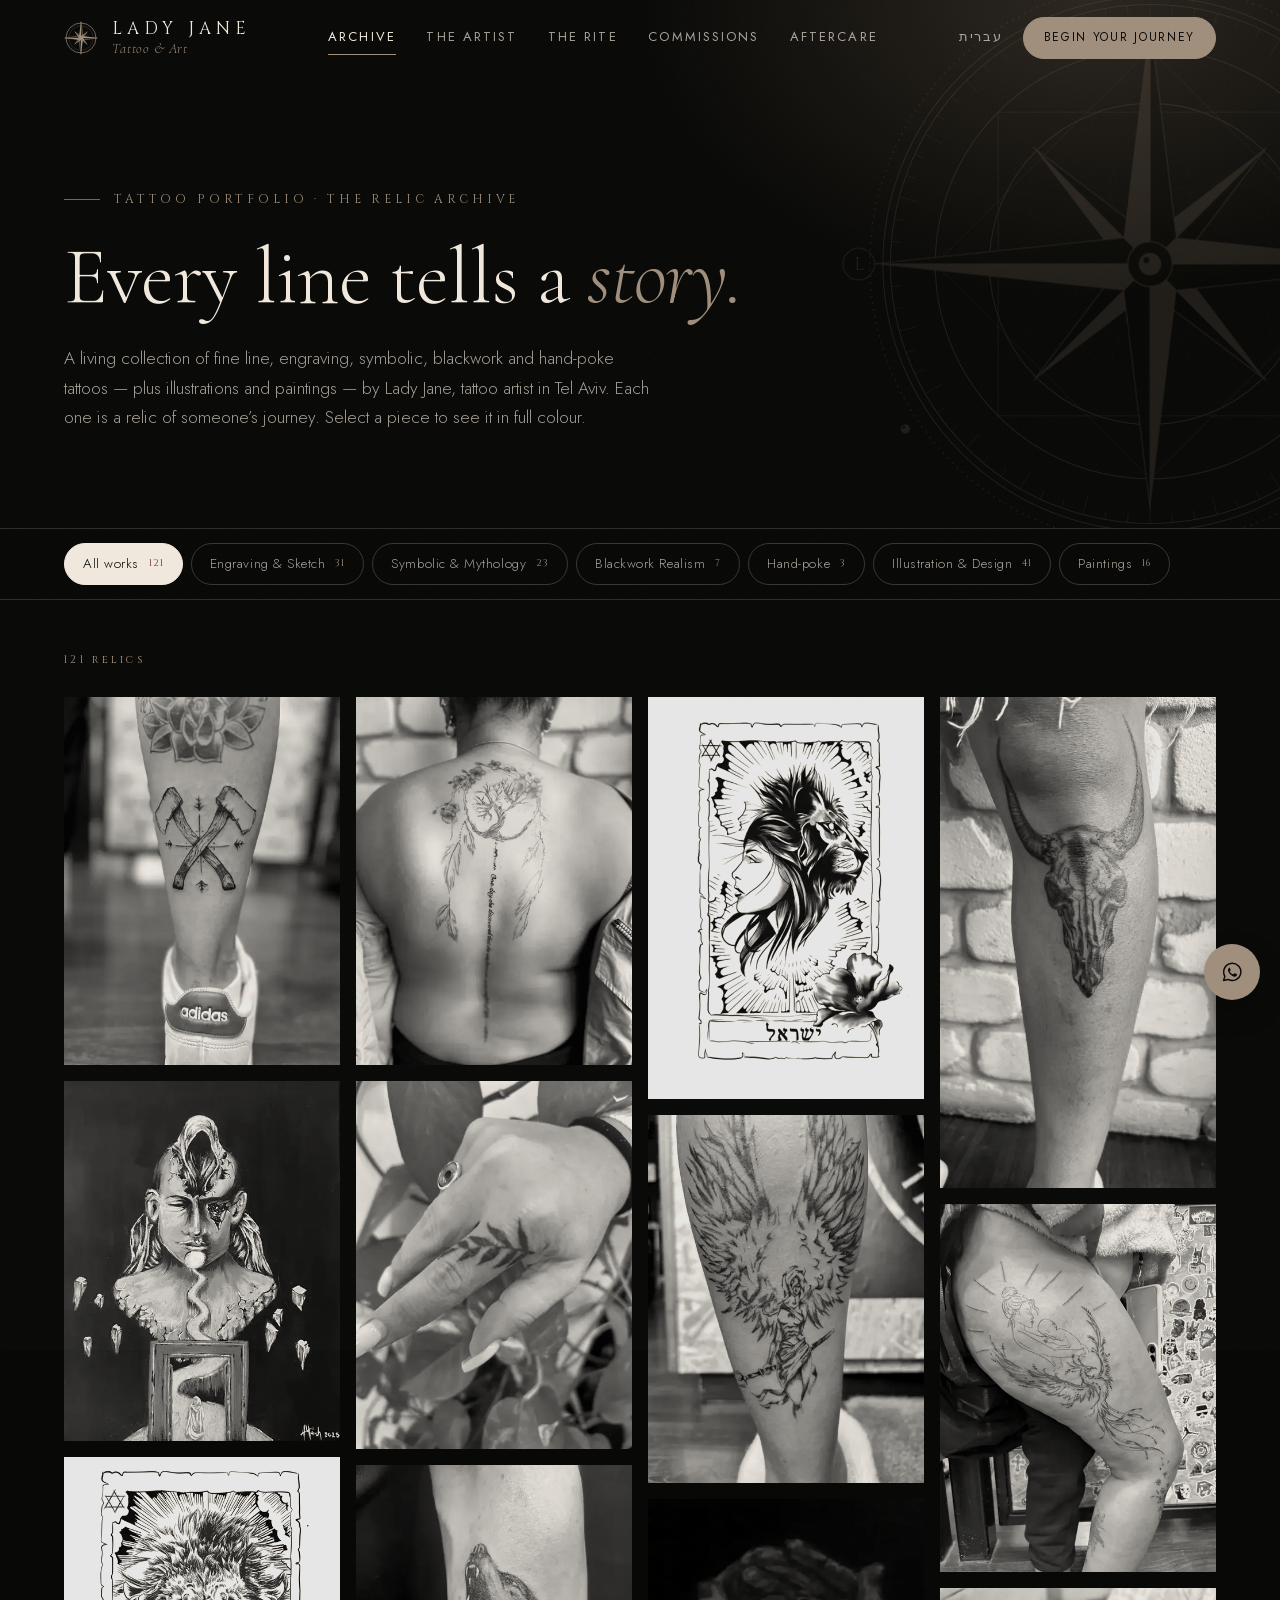
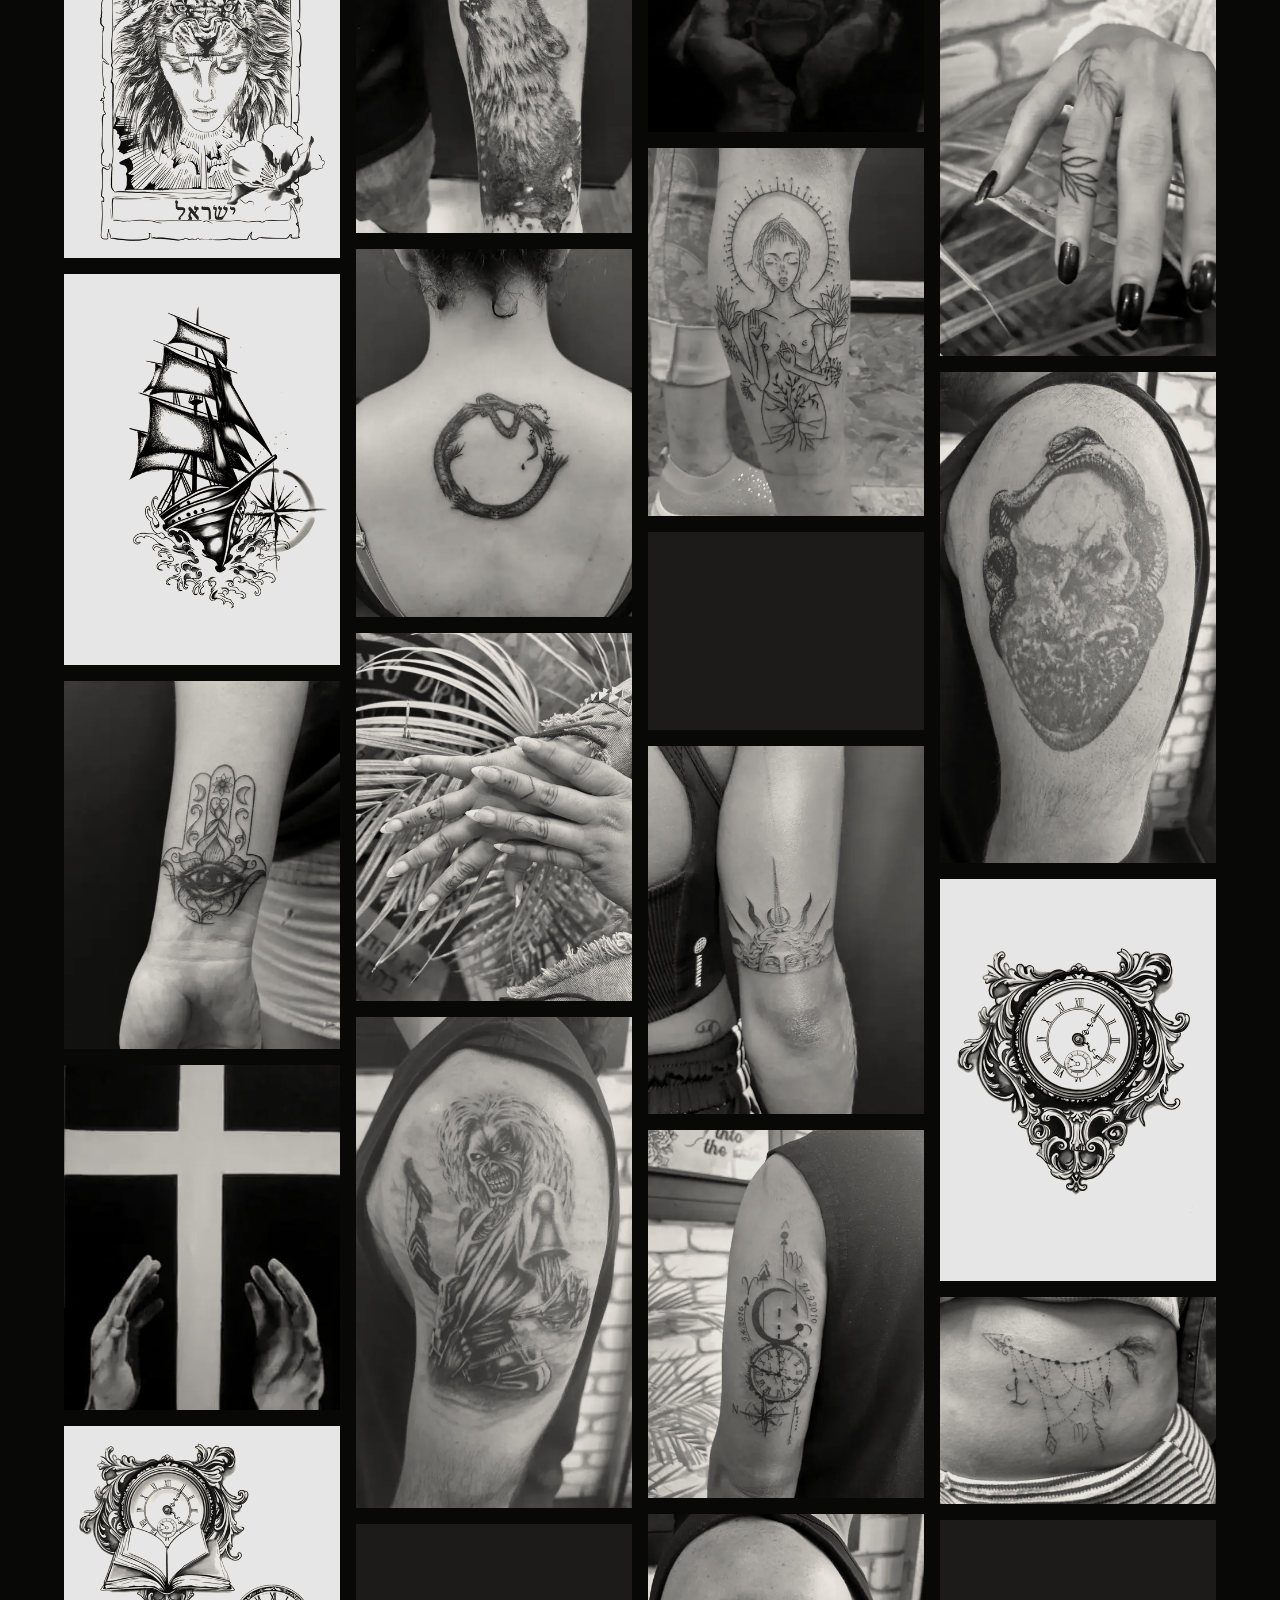
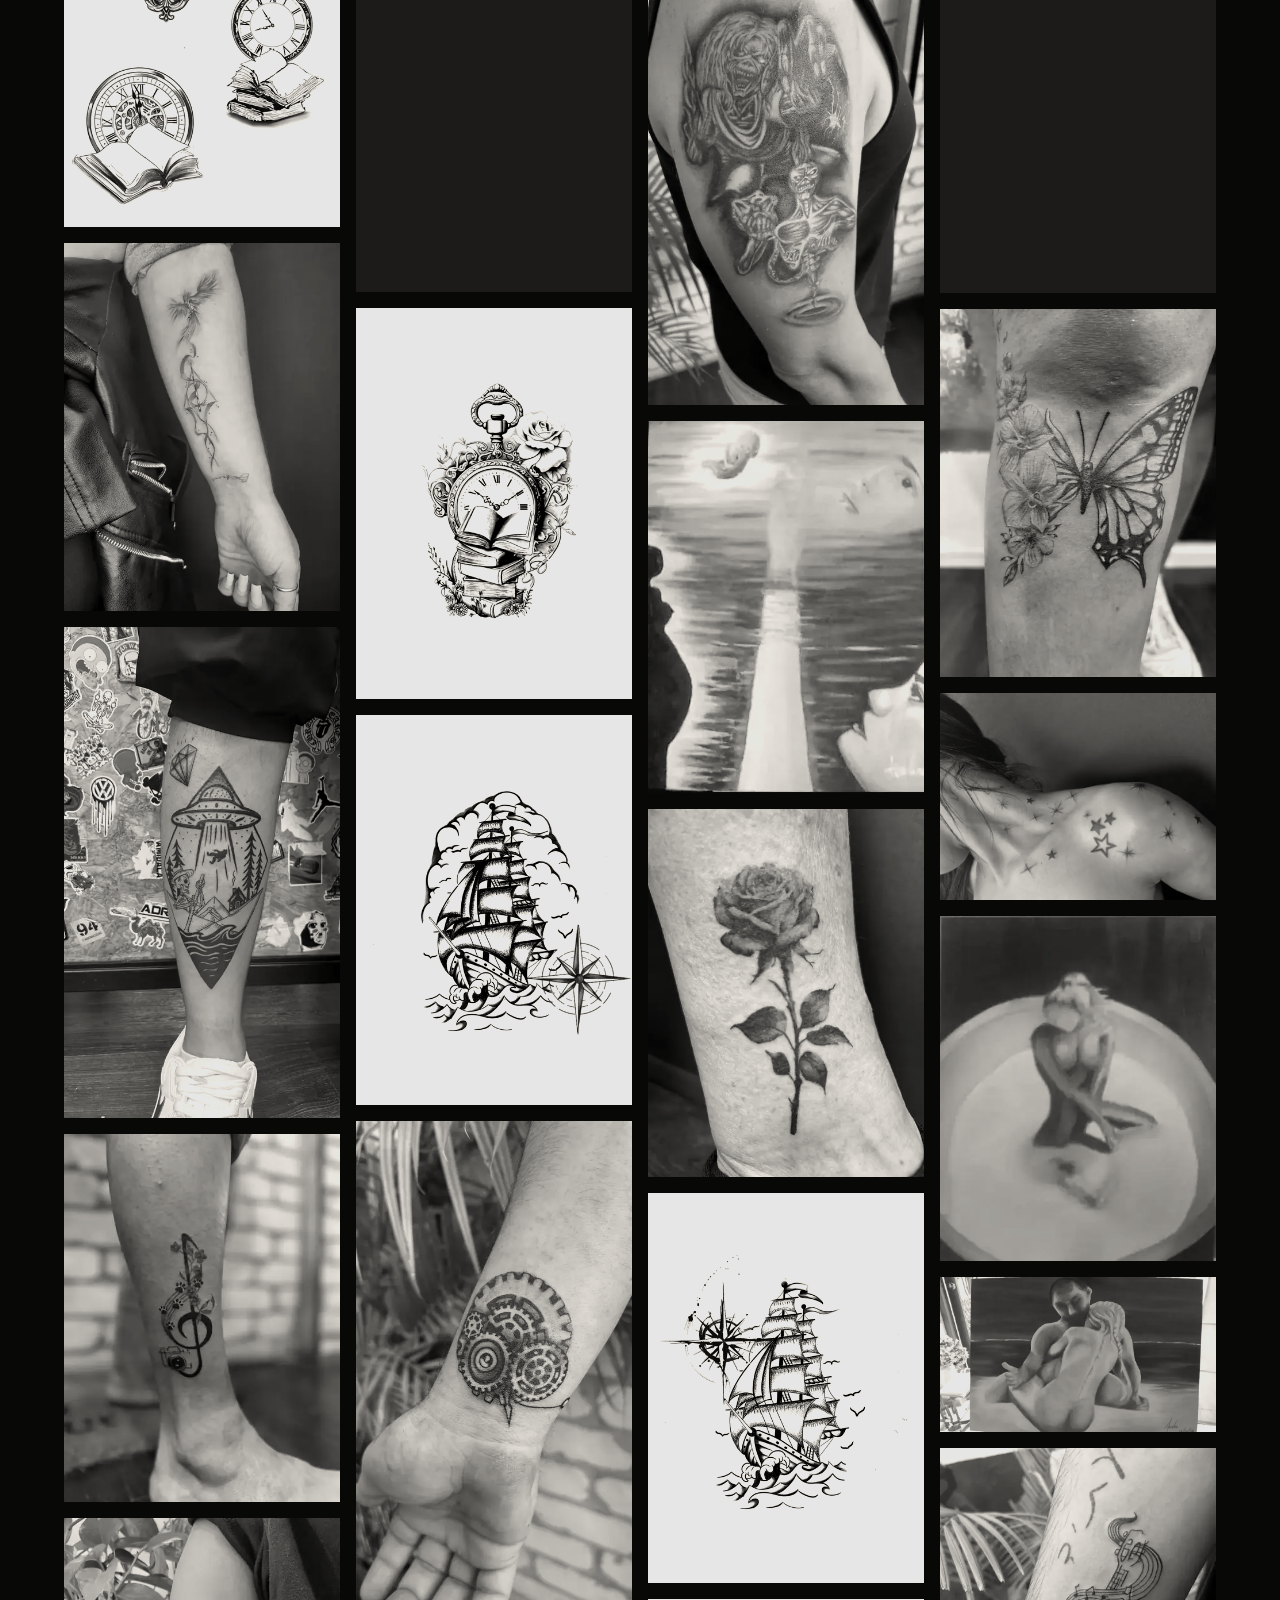
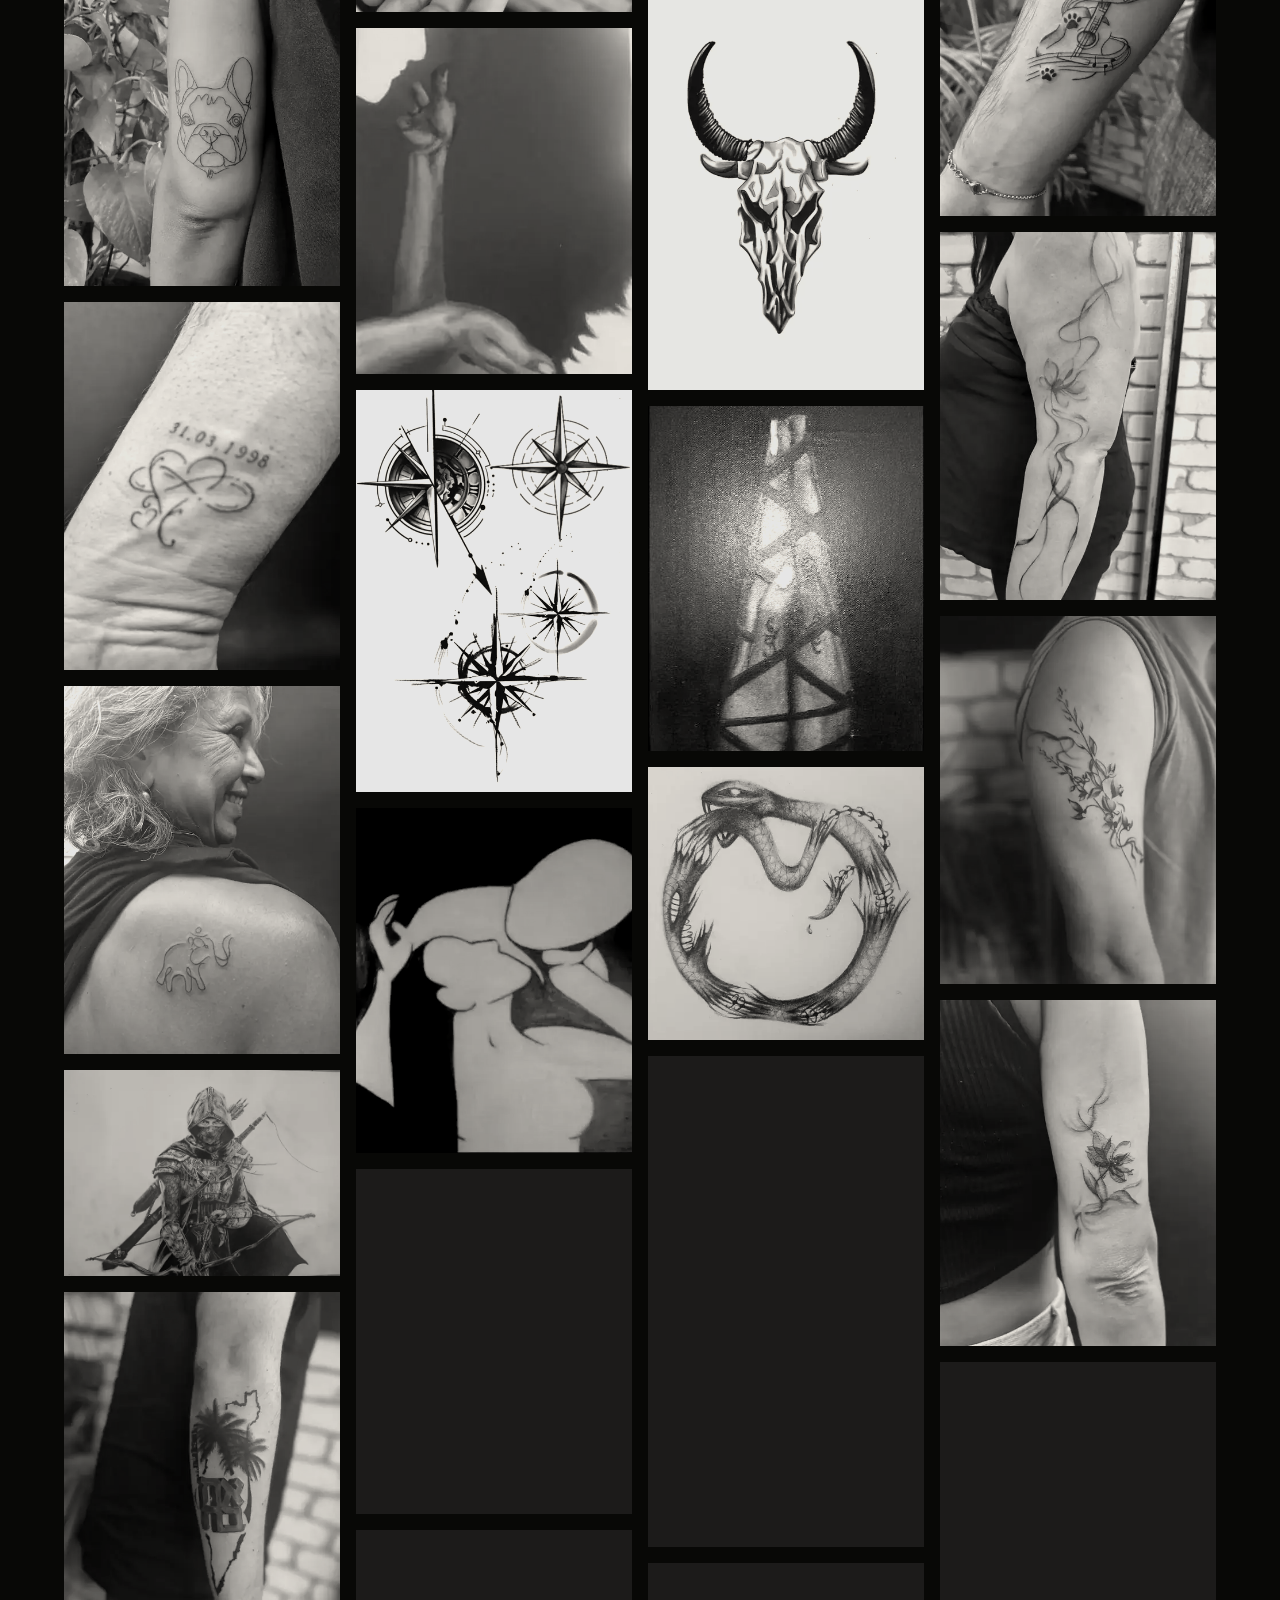
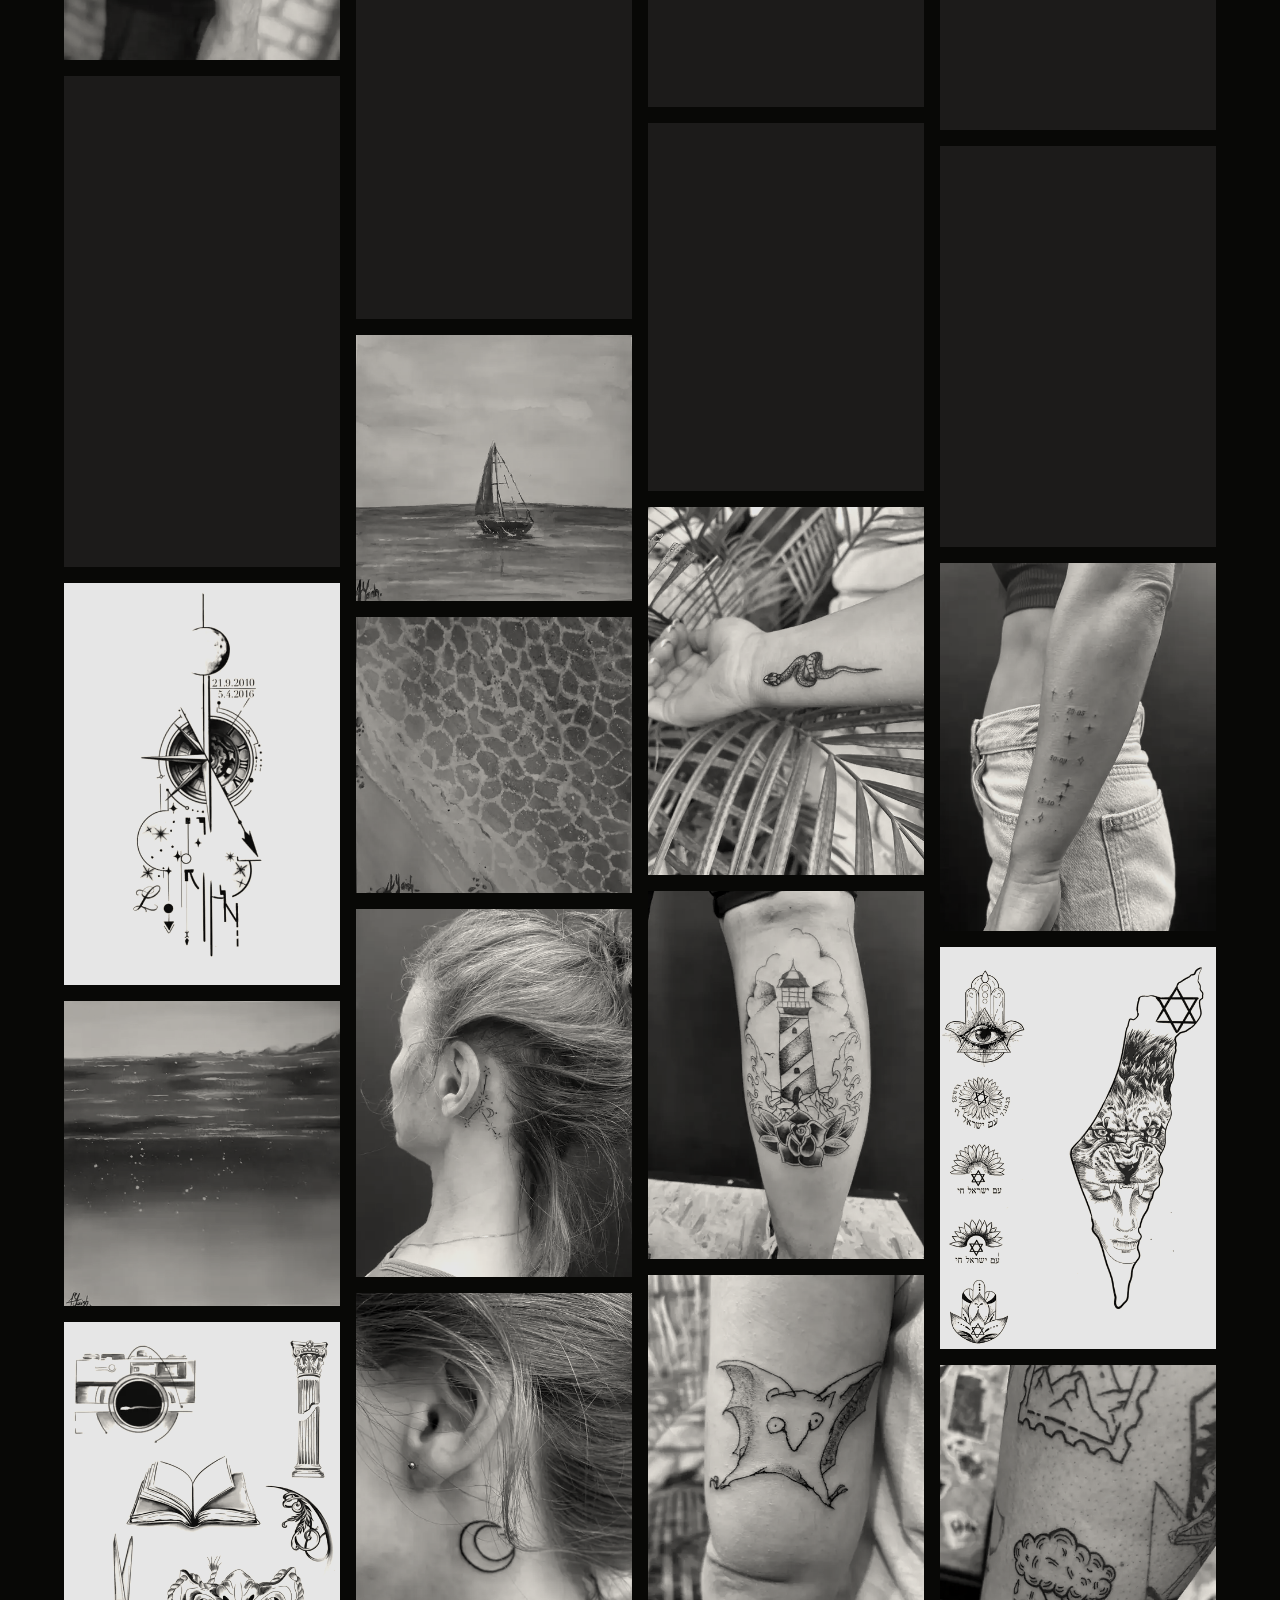
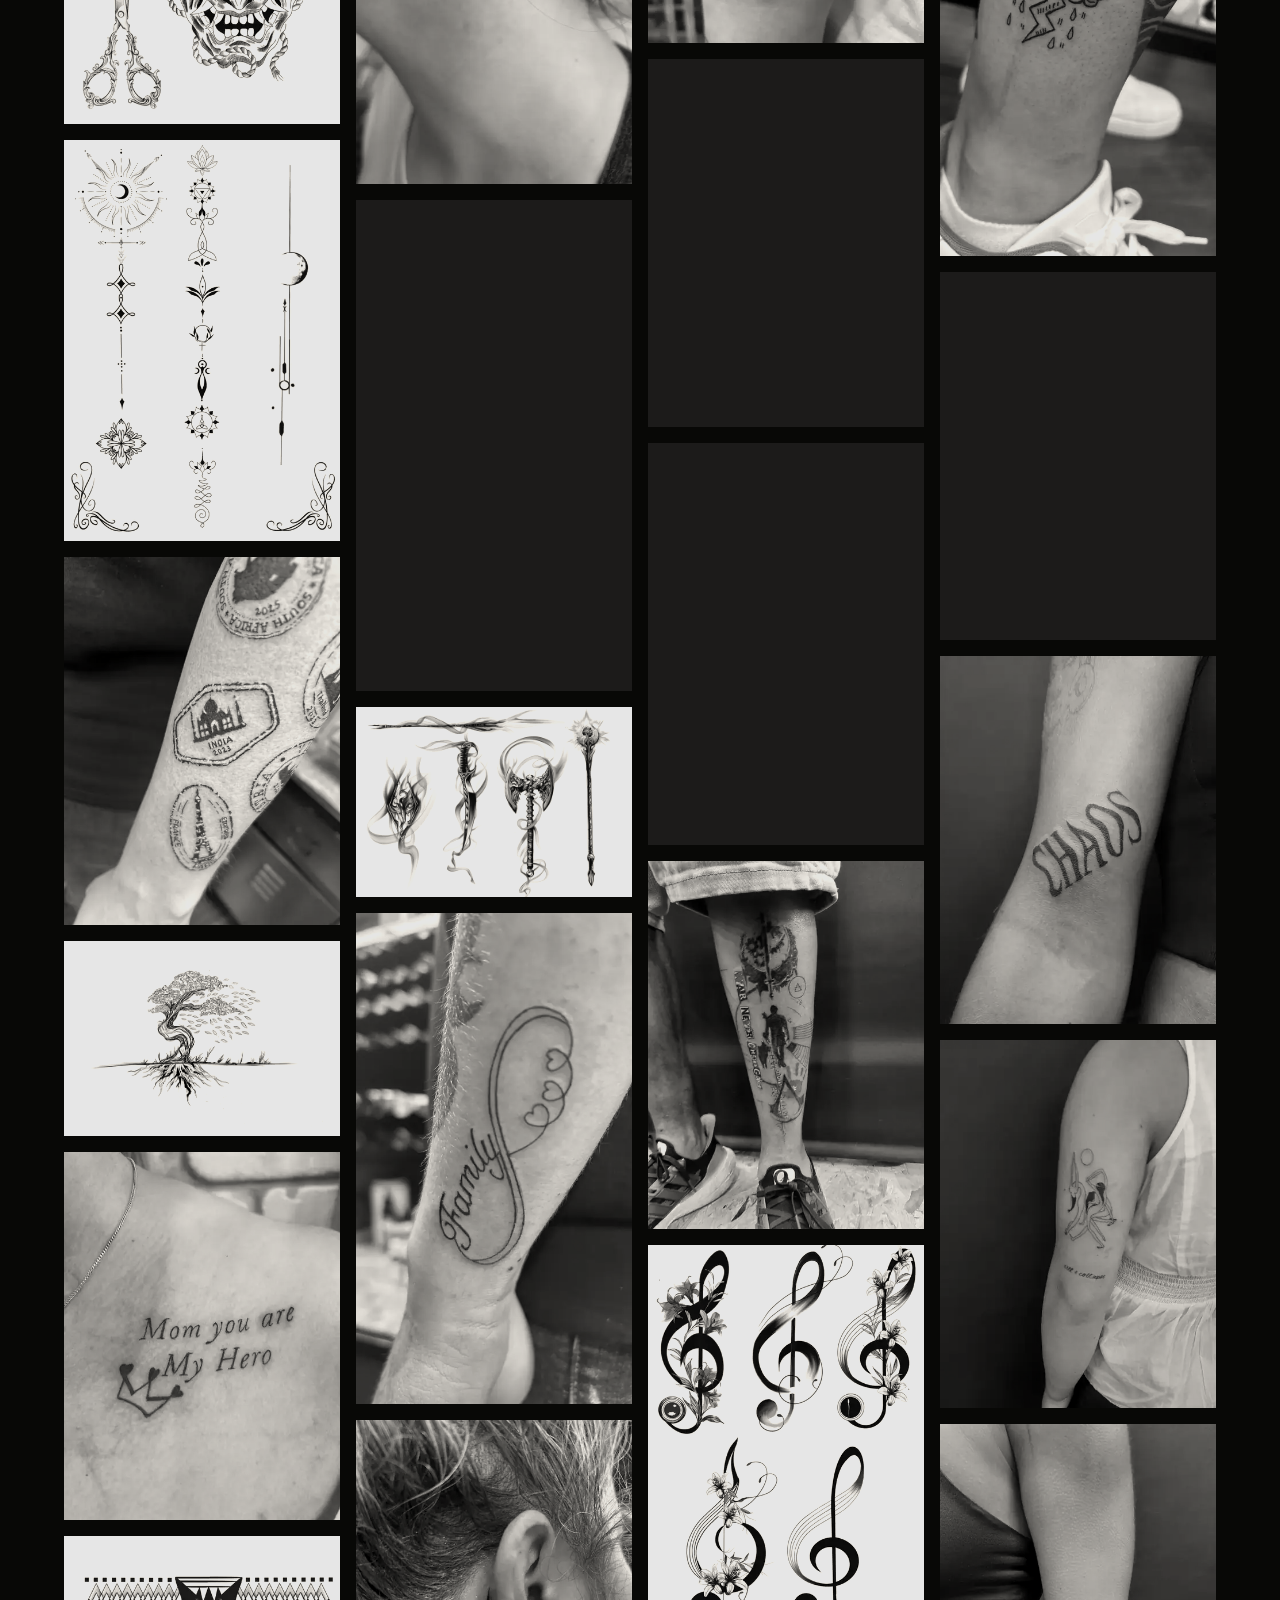
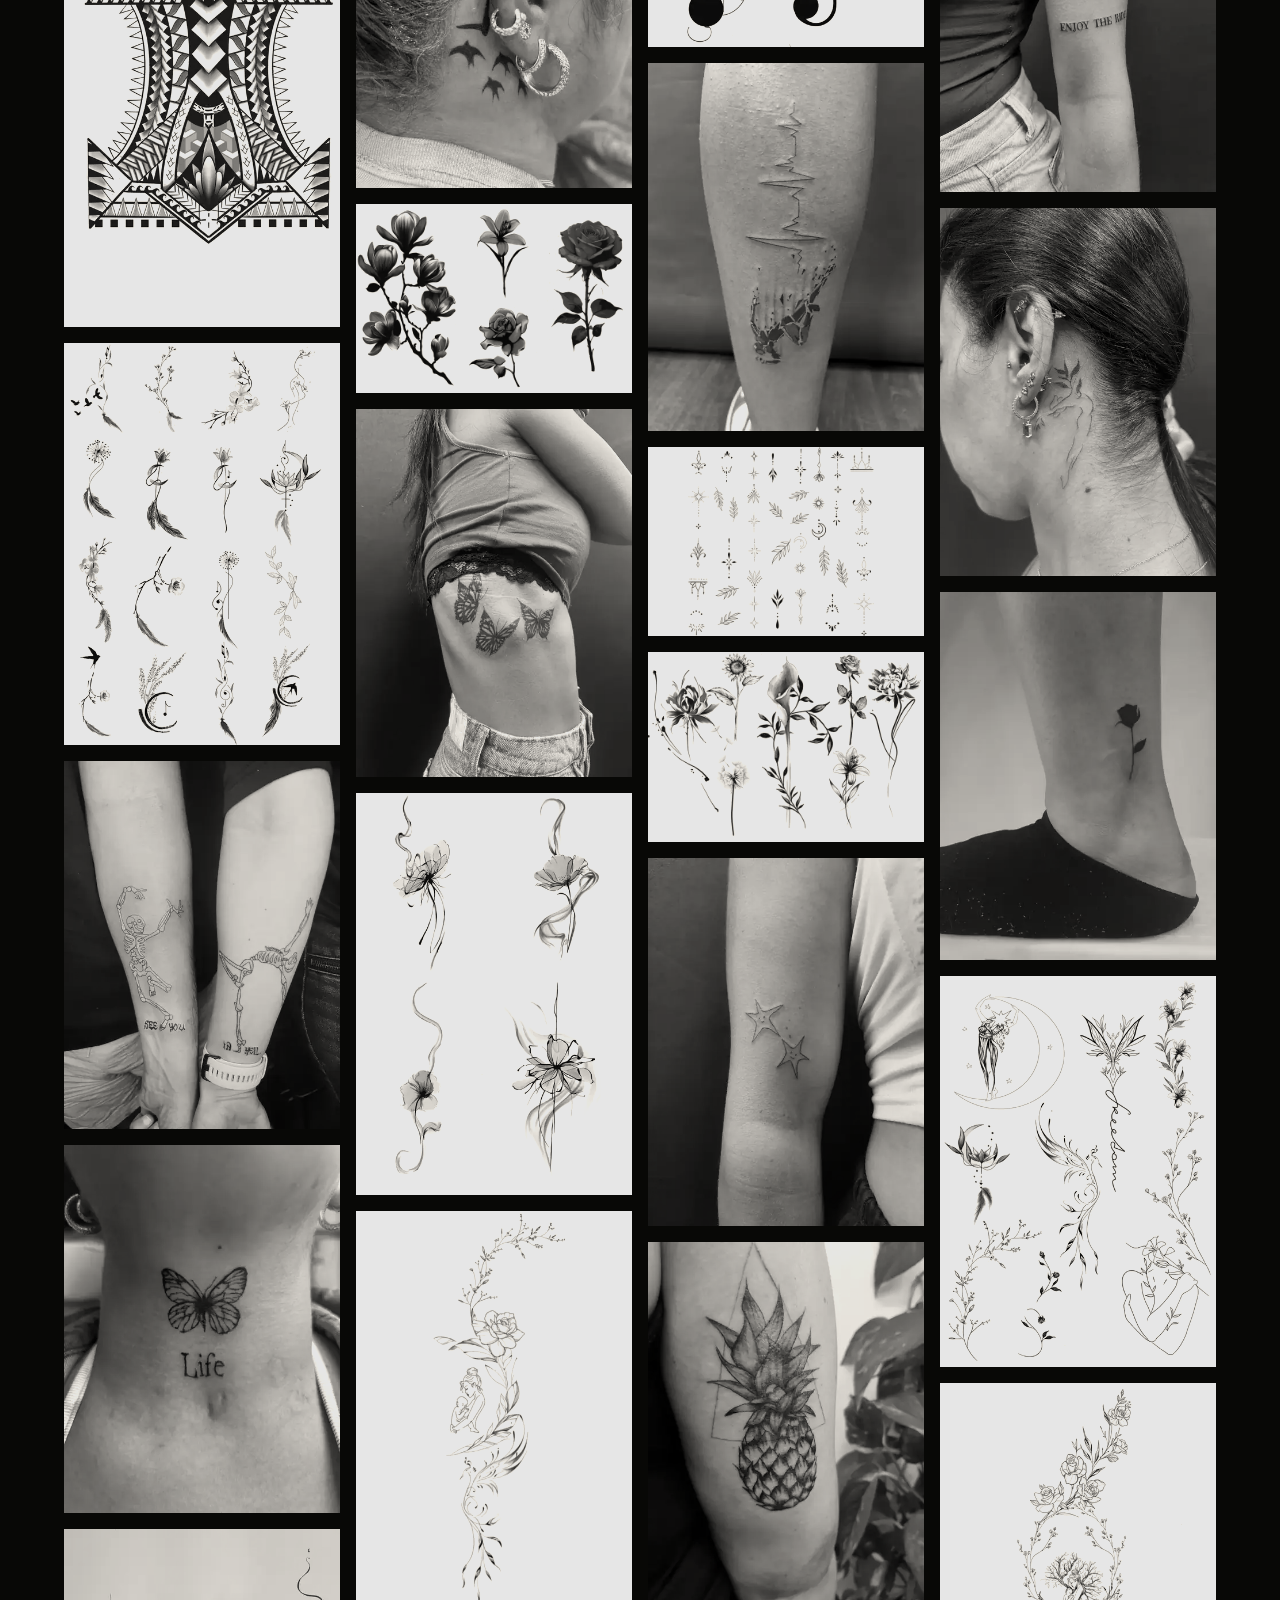
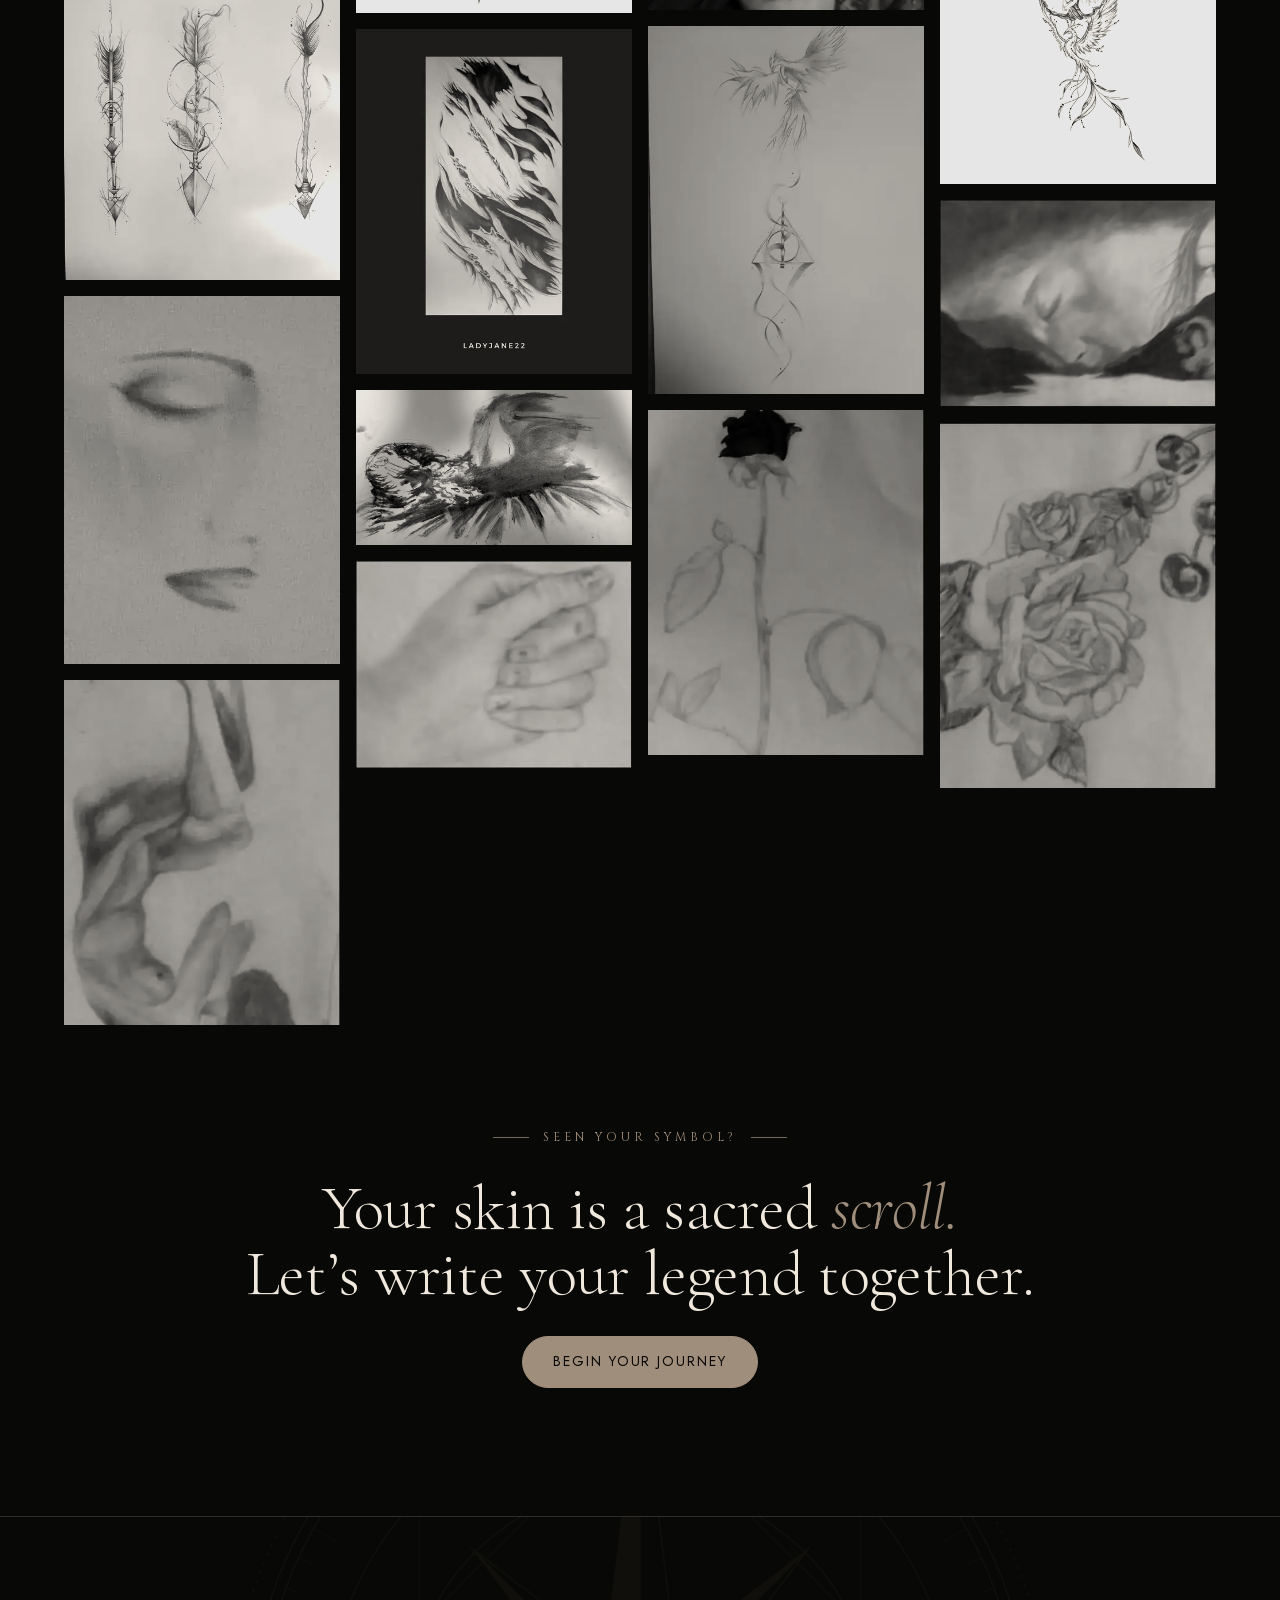
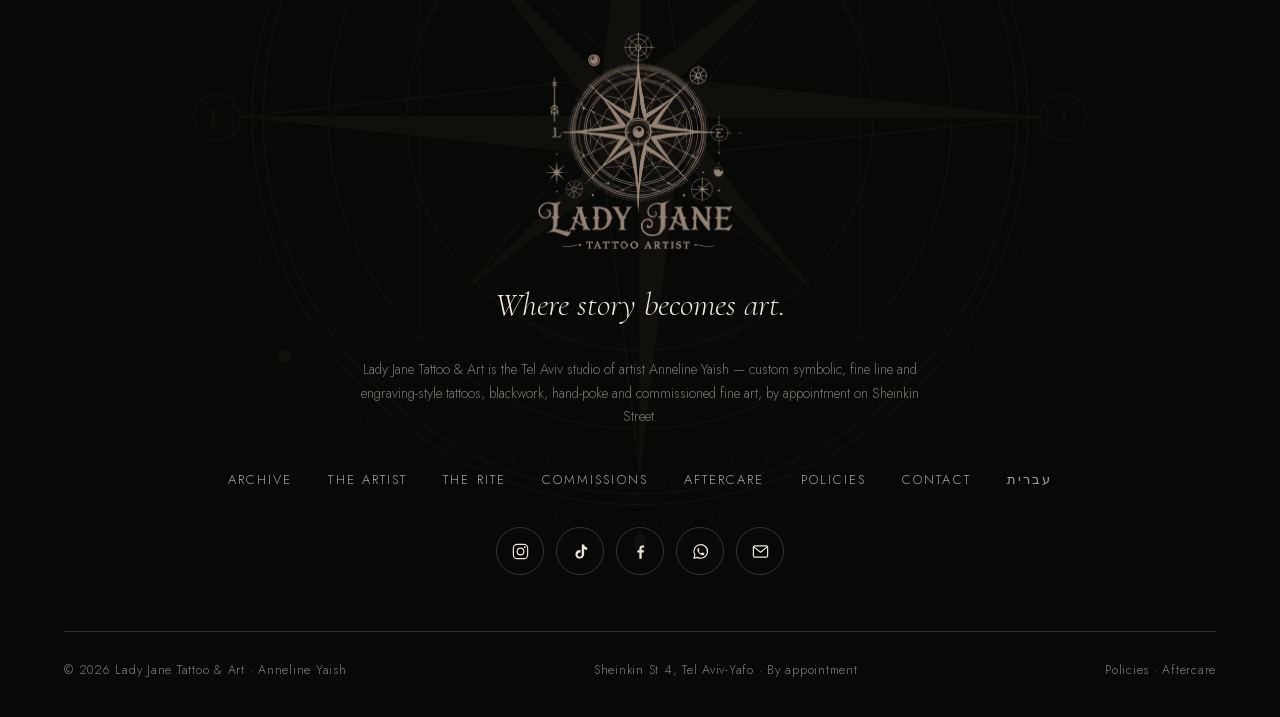
<file: work.html>
<!doctype html>
<html lang="en">
<head>
<meta charset="utf-8">
<meta name="viewport" content="width=device-width, initial-scale=1, viewport-fit=cover">
<title>Tattoo Portfolio Tel Aviv — Fine Line &amp; Engraving | Lady Jane</title>
<meta name="description" content="121 tattoos, designs and paintings by Lady Jane: engraving &amp; sketch, symbolic &amp; mythology, blackwork realism and hand-poke tattoos, made in Tel Aviv.">
<meta name="theme-color" content="#080806">
<meta name="robots" content="index, follow, max-image-preview:large">
<link rel="icon" href="assets/img/brand/favicon.svg" type="image/svg+xml">
<link rel="icon" href="assets/img/brand/favicon-192.png" type="image/png" sizes="192x192">
<link rel="icon" href="assets/img/brand/favicon-48.png" type="image/png" sizes="48x48">
<link rel="apple-touch-icon" href="assets/img/brand/apple-touch-icon.png">
<meta property="og:type" content="website">
<meta property="og:locale" content="en_US">
<meta property="og:locale:alternate" content="he_IL">
<meta property="og:site_name" content="Lady Jane — Tattoo &amp; Art">
<meta property="og:title" content="Tattoo Portfolio Tel Aviv — Fine Line &amp; Engraving | Lady Jane">
<meta property="og:description" content="121 tattoos, designs and paintings by Lady Jane: engraving &amp; sketch, symbolic &amp; mythology, blackwork realism and hand-poke tattoos, made in Tel Aviv.">
<link rel="canonical" href="https://ladyjanetattoo.com/work.html">
<link rel="alternate" hreflang="en" href="https://ladyjanetattoo.com/work.html">
<link rel="alternate" hreflang="he" href="https://ladyjanetattoo.com/he/work.html">
<link rel="alternate" hreflang="x-default" href="https://ladyjanetattoo.com/work.html">
<meta property="og:url" content="https://ladyjanetattoo.com/work.html">
<meta property="og:image" content="https://ladyjanetattoo.com/assets/img/brand/og.jpg">
<meta property="og:image:width" content="1200">
<meta property="og:image:height" content="630">
<meta property="og:image:alt" content="Lady Jane Tattoo Artist — compass emblem">
<meta name="twitter:card" content="summary_large_image">
<meta name="twitter:title" content="Tattoo Portfolio Tel Aviv — Fine Line &amp; Engraving | Lady Jane">
<meta name="twitter:description" content="121 tattoos, designs and paintings by Lady Jane: engraving &amp; sketch, symbolic &amp; mythology, blackwork realism and hand-poke tattoos, made in Tel Aviv.">
<link rel="preload" href="assets/fonts/cormorant-garamond-latin-normal.woff2" as="font" type="font/woff2" crossorigin>
<link rel="preload" href="assets/fonts/jost-latin-normal.woff2" as="font" type="font/woff2" crossorigin>
<link rel="stylesheet" href="assets/css/style.css?v=a861ec20">
<script>document.documentElement.classList.add('js')</script>
<script type="application/ld+json">{"@context":"https://schema.org","@graph":[{"@type":"BreadcrumbList","itemListElement":[{"@type":"ListItem","position":1,"name":"Home","item":"https://ladyjanetattoo.com/"},{"@type":"ListItem","position":2,"name":"Tattoo portfolio","item":"https://ladyjanetattoo.com/work.html"}]},{"@type":"CollectionPage","@id":"https://ladyjanetattoo.com/work.html#page","url":"https://ladyjanetattoo.com/work.html","name":"Tattoo Portfolio Tel Aviv — Fine Line & Engraving | Lady Jane","inLanguage":"en","about":{"@id":"https://ladyjanetattoo.com/#studio"},"isPartOf":{"@id":"https://ladyjanetattoo.com/#website"}}]}</script>
</head>
<body>
<svg class="sprite" width="0" height="0" aria-hidden="true" focusable="false">
  <symbol id="i-instagram" viewBox="0 0 24 24"><g fill="none" stroke="currentColor" stroke-width="1.5"><rect x="3" y="3" width="18" height="18" rx="5"/><circle cx="12" cy="12" r="4.2"/></g><circle cx="17.4" cy="6.6" r="1.1" fill="currentColor"/></symbol>
  <symbol id="i-tiktok" viewBox="0 0 24 24"><path fill="currentColor" d="M16.6 3c.3 2.1 1.6 3.6 3.9 3.8v3.1a7 7 0 0 1-3.9-1.1v6.3c0 3.8-3.1 6.4-6.6 5.8-3.3-.5-5.1-3.9-4.1-6.9.8-2.5 3.4-4.1 6.1-3.7v3.2c-.6-.2-1.3-.2-1.9 0-1.4.5-2.1 2-1.6 3.4.5 1.4 2.2 2.1 3.6 1.5.9-.4 1.5-1.4 1.5-2.4V3h3z"/></symbol>
  <symbol id="i-facebook" viewBox="0 0 24 24"><path fill="currentColor" d="M13.5 21v-7.6H16l.4-3h-2.9V8.6c0-.9.3-1.5 1.5-1.5h1.6V4.4c-.3 0-1.2-.1-2.3-.1-2.2 0-3.7 1.3-3.7 3.8v2.3H8.1v3h2.5V21h2.9z"/></symbol>
  <symbol id="i-whatsapp" viewBox="0 0 24 24"><path fill="none" stroke="currentColor" stroke-width="1.5" stroke-linejoin="round" d="M3.6 20.4l1.3-4.1a8.6 8.6 0 1 1 3.2 3.1l-4.5 1z"/><path fill="currentColor" d="M9.1 7.4c.3 0 .5 0 .7.5l.8 1.8c.1.3 0 .5-.1.7l-.6.7c-.1.2-.2.3 0 .6.5.9 1.7 2.1 2.9 2.6.3.1.4.1.6-.1l.8-.9c.2-.2.4-.2.6-.1l1.8.9c.3.1.4.3.4.5 0 .6-.3 1.4-.9 1.7-.6.4-1.5.5-2.6.1-1.9-.6-3.9-2.4-5-4.3-.7-1.3-.7-2.4-.2-3.2.3-.6.7-.9.8-1z"/></symbol>
  <symbol id="i-mail" viewBox="0 0 24 24"><g fill="none" stroke="currentColor" stroke-width="1.5"><rect x="3" y="5" width="18" height="14" rx="1.5"/><path d="M3.6 6.2L12 13l8.4-6.8"/></g></symbol>
  <symbol id="i-phone" viewBox="0 0 24 24"><path fill="none" stroke="currentColor" stroke-width="1.5" stroke-linejoin="round" d="M6.6 3.5h2.6l1.4 4.2-2 1.4a12 12 0 0 0 6.3 6.3l1.4-2 4.2 1.4v2.6a2 2 0 0 1-2 2A16.5 16.5 0 0 1 4.6 5.5a2 2 0 0 1 2-2z"/></symbol>
  <symbol id="i-pin" viewBox="0 0 24 24"><g fill="none" stroke="currentColor" stroke-width="1.5"><path d="M12 21s-7-6.1-7-11.5a7 7 0 0 1 14 0C19 14.9 12 21 12 21z"/><circle cx="12" cy="9.5" r="2.5"/></g></symbol>
  <symbol id="i-calendar" viewBox="0 0 24 24"><g fill="none" stroke="currentColor" stroke-width="1.5"><rect x="3.5" y="5" width="17" height="15" rx="1.5"/><path d="M3.5 10h17M8 3v4M16 3v4"/></g></symbol>
  <symbol id="i-compass" viewBox="-50 -50 100 100"><circle r="44" fill="none" stroke="currentColor" stroke-width="2"/><circle r="36" fill="none" stroke="currentColor" stroke-width="1" opacity=".6"/><path d="M0 0L0.0 -6.0L18.38 -18.38Z" fill="currentColor"/><path d="M0 0L18.38 -18.38L6.0 0.0Z" fill="none" stroke="currentColor" stroke-width="1.5" stroke-linejoin="round"/><path d="M0 0L6.0 0.0L18.38 18.38Z" fill="currentColor"/><path d="M0 0L18.38 18.38L0.0 6.0Z" fill="none" stroke="currentColor" stroke-width="1.5" stroke-linejoin="round"/><path d="M0 0L0.0 6.0L-18.38 18.38Z" fill="currentColor"/><path d="M0 0L-18.38 18.38L-6.0 0.0Z" fill="none" stroke="currentColor" stroke-width="1.5" stroke-linejoin="round"/><path d="M0 0L-6.0 0.0L-18.38 -18.38Z" fill="currentColor"/><path d="M0 0L-18.38 -18.38L-0.0 -6.0Z" fill="none" stroke="currentColor" stroke-width="1.5" stroke-linejoin="round"/><path d="M0 0L-5.66 -5.66L0.0 -48.0Z" fill="currentColor"/><path d="M0 0L0.0 -48.0L5.66 -5.66Z" fill="none" stroke="currentColor" stroke-width="1.5" stroke-linejoin="round"/><path d="M0 0L5.66 -5.66L48.0 0.0Z" fill="currentColor"/><path d="M0 0L48.0 0.0L5.66 5.66Z" fill="none" stroke="currentColor" stroke-width="1.5" stroke-linejoin="round"/><path d="M0 0L5.66 5.66L0.0 48.0Z" fill="currentColor"/><path d="M0 0L0.0 48.0L-5.66 5.66Z" fill="none" stroke="currentColor" stroke-width="1.5" stroke-linejoin="round"/><path d="M0 0L-5.66 5.66L-48.0 0.0Z" fill="currentColor"/><path d="M0 0L-48.0 0.0L-5.66 -5.66Z" fill="none" stroke="currentColor" stroke-width="1.5" stroke-linejoin="round"/><circle r="5" fill="currentColor"/></symbol>
</svg>
<a class="skip-link" href="#main">Skip to content</a>
<header class="site-header" id="top">
  <div class="wrap">
    <a class="brand" href="./" aria-label="Lady Jane — Tattoo &amp; Art, home">
      <svg class="mini-compass" viewBox="0 0 100 100" aria-hidden="true"><use href="#i-compass"/></svg>
      <span class="brand-text"><span class="brand-name">LADY JANE</span><span class="brand-sub">Tattoo &amp; Art</span></span>
    </a>
    <nav class="nav" aria-label="Primary">
      <a href="work.html" aria-current="page">Archive</a>
      <a href="./#artist">The Artist</a>
      <a href="./#rite">The Rite</a>
      <a href="./#commissions">Commissions</a>
      <a href="aftercare.html">Aftercare</a>
    </nav>
    <div class="header-cta">
      <a class="lang-switch" href="he/work.html" hreflang="he" lang="he" aria-label="עברית"><span class="long">עברית</span><span class="short" aria-hidden="true">עב</span></a>
      <a class="btn btn--sm" href="./#begin">Begin your journey</a>
      <button class="menu-toggle" type="button" aria-expanded="false" aria-controls="mobile-menu"><span class="label">Menu</span><span class="bars" aria-hidden="true"></span></button>
    </div>
  </div>
</header>
<div class="mobile-menu" id="mobile-menu">
  <span class="compass compass--static" aria-hidden="true"></span>
  <nav aria-label="Mobile">
    <a href="work.html"><span>I</span>The Archive</a>
    <a href="./#artist"><span>II</span>The Artist</a>
    <a href="./#rite"><span>III</span>The Rite</a>
    <a href="./#commissions"><span>IV</span>Art &amp; Commissions</a>
    <a href="aftercare.html"><span>V</span>Aftercare</a>
    <a href="./#begin"><span>VI</span>Begin your journey</a>
  </nav>
  <div class="menu-foot">
    <a class="btn" href="https://wa.me/972515002650" target="_blank" rel="noopener"><svg aria-hidden="true"><use href="#i-whatsapp"/></svg>WhatsApp</a>
    <a class="link-arrow" href="https://www.instagram.com/ladyjane_tattoo_art/" target="_blank" rel="noopener">@ladyjane_tattoo_art</a>
  </div>
</div>
<main id="main">
  <section class="page-hero" aria-labelledby="archive-title">
    <svg class="compass is-drawing" viewBox="-332 -332 664 664" aria-hidden="true" focusable="false"><g class="compass-spin"><circle class="c-dots" r="300"/><circle class="c-draw" r="286" pathLength="1"/><circle class="c-draw" r="278" pathLength="1"/><circle class="c-draw" r="230" pathLength="1"/><circle class="c-draw" r="172" pathLength="1"/><path class="c-draw c-thin" d="M0.0 -278.0L0.0 -250.0M24.23 -276.94L23.36 -266.98M48.27 -273.78L46.54 -263.93M71.95 -268.53L66.78 -249.21M95.08 -261.23L91.66 -251.84M117.49 -251.95L113.26 -242.89M139.0 -240.76L129.0 -223.43M159.45 -227.72L153.72 -219.53M178.69 -212.96L172.27 -205.3M196.58 -196.58L182.43 -182.43M212.96 -178.69L205.3 -172.27M227.72 -159.45L219.53 -153.72M240.76 -139.0L223.43 -129.0M251.95 -117.49L242.89 -113.26M261.23 -95.08L251.84 -91.66M268.53 -71.95L249.21 -66.78M273.78 -48.27L263.93 -46.54M276.94 -24.23L266.98 -23.36M278.0 0.0L250.0 0.0M276.94 24.23L266.98 23.36M273.78 48.27L263.93 46.54M268.53 71.95L249.21 66.78M261.23 95.08L251.84 91.66M251.95 117.49L242.89 113.26M240.76 139.0L223.43 129.0M227.72 159.45L219.53 153.72M212.96 178.69L205.3 172.27M196.58 196.58L182.43 182.43M178.69 212.96L172.27 205.3M159.45 227.72L153.72 219.53M139.0 240.76L129.0 223.43M117.49 251.95L113.26 242.89M95.08 261.23L91.66 251.84M71.95 268.53L66.78 249.21M48.27 273.78L46.54 263.93M24.23 276.94L23.36 266.98M0.0 278.0L0.0 250.0M-24.23 276.94L-23.36 266.98M-48.27 273.78L-46.54 263.93M-71.95 268.53L-66.78 249.21M-95.08 261.23L-91.66 251.84M-117.49 251.95L-113.26 242.89M-139.0 240.76L-129.0 223.43M-159.45 227.72L-153.72 219.53M-178.69 212.96L-172.27 205.3M-196.58 196.58L-182.43 182.43M-212.96 178.69L-205.3 172.27M-227.72 159.45L-219.53 153.72M-240.76 139.0L-223.43 129.0M-251.95 117.49L-242.89 113.26M-261.23 95.08L-251.84 91.66M-268.53 71.95L-249.21 66.78M-273.78 48.27L-263.93 46.54M-276.94 24.23L-266.98 23.36M-278.0 0.0L-250.0 0.0M-276.94 -24.23L-266.98 -23.36M-273.78 -48.27L-263.93 -46.54M-268.53 -71.95L-249.21 -66.78M-261.23 -95.08L-251.84 -91.66M-251.95 -117.49L-242.89 -113.26M-240.76 -139.0L-223.43 -129.0M-227.72 -159.45L-219.53 -153.72M-212.96 -178.69L-205.3 -172.27M-196.58 -196.58L-182.43 -182.43M-178.69 -212.96L-172.27 -205.3M-159.45 -227.72L-153.72 -219.53M-139.0 -240.76L-129.0 -223.43M-117.49 -251.95L-113.26 -242.89M-95.08 -261.23L-91.66 -251.84M-71.95 -268.53L-66.78 -249.21M-48.27 -273.78L-46.54 -263.93M-24.23 -276.94L-23.36 -266.98" pathLength="1"/><path class="c-draw c-thin" d="M0.0 -230.0L230.0 0.0L0.0 230.0L-230.0 0.0Z" pathLength="1"/><path class="c-draw c-thin" d="M162.63 -162.63L162.63 162.63L-162.63 162.63L-162.63 -162.63Z" pathLength="1"/><g class="c-seed"><circle class="c-draw c-thin" r="86" pathLength="1"/><circle class="c-draw c-thin" cx="43.0" cy="-74.48" r="86" pathLength="1"/><circle class="c-draw c-thin" cx="86.0" cy="0.0" r="86" pathLength="1"/><circle class="c-draw c-thin" cx="43.0" cy="74.48" r="86" pathLength="1"/><circle class="c-draw c-thin" cx="-43.0" cy="74.48" r="86" pathLength="1"/><circle class="c-draw c-thin" cx="-86.0" cy="0.0" r="86" pathLength="1"/><circle class="c-draw c-thin" cx="-43.0" cy="-74.48" r="86" pathLength="1"/></g><path class="c-draw c-faint" d="M0.0 -50.0L0.0 -230.0M19.13 -46.19L88.02 -212.49M35.36 -35.36L162.63 -162.63M46.19 -19.13L212.49 -88.02M50.0 0.0L230.0 0.0M46.19 19.13L212.49 88.02M35.36 35.36L162.63 162.63M19.13 46.19L88.02 212.49M0.0 50.0L0.0 230.0M-19.13 46.19L-88.02 212.49M-35.36 35.36L-162.63 162.63M-46.19 19.13L-212.49 88.02M-50.0 0.0L-230.0 0.0M-46.19 -19.13L-212.49 -88.02M-35.36 -35.36L-162.63 -162.63M-19.13 -46.19L-88.02 -212.49" pathLength="1"/><g class="c-star"><path class="c-fill" d="M0 0L0.0 -30.0L124.45 -124.45Z"/><path class="c-shade" d="M0 0L124.45 -124.45L30.0 0.0Z"/><path class="c-fill" d="M0 0L30.0 0.0L124.45 124.45Z"/><path class="c-shade" d="M0 0L124.45 124.45L0.0 30.0Z"/><path class="c-fill" d="M0 0L0.0 30.0L-124.45 124.45Z"/><path class="c-shade" d="M0 0L-124.45 124.45L-30.0 0.0Z"/><path class="c-fill" d="M0 0L-30.0 0.0L-124.45 -124.45Z"/><path class="c-shade" d="M0 0L-124.45 -124.45L-0.0 -30.0Z"/><path class="c-fill" d="M0 0L-28.28 -28.28L0.0 -262.0Z"/><path class="c-shade" d="M0 0L0.0 -262.0L28.28 -28.28Z"/><path class="c-fill" d="M0 0L28.28 -28.28L296.0 0.0Z"/><path class="c-shade" d="M0 0L296.0 0.0L28.28 28.28Z"/><path class="c-fill" d="M0 0L28.28 28.28L0.0 262.0Z"/><path class="c-shade" d="M0 0L0.0 262.0L-28.28 28.28Z"/><path class="c-fill" d="M0 0L-28.28 28.28L-296.0 0.0Z"/><path class="c-shade" d="M0 0L-296.0 0.0L-28.28 -28.28Z"/></g><circle class="c-hub" r="24"/><circle class="c-pupil" r="12"/><circle class="c-glint" cx="-4" cy="-4" r="3.2"/></g><g class="compass-orn"><circle class="c-draw" cx="-312" cy="0" r="17" pathLength="1"/><text class="c-letter" x="-312" y="6.5" text-anchor="middle">L</text><circle class="c-draw" cx="312" cy="0" r="17" pathLength="1"/><text class="c-letter" x="312" y="6.5" text-anchor="middle">J</text><circle class="c-draw c-thin" cx="0" cy="-314" r="14" pathLength="1"/><path class="c-draw c-thin" d="M14.0 -314.0L-14.0 -314.0M9.9 -304.1L-9.9 -323.9M0.0 -300.0L0.0 -328.0M-9.9 -304.1L9.9 -323.9" pathLength="1"/><circle class="c-pupil" cx="269.68" cy="-168.51" r="7"/><circle class="c-glint" cx="267.23" cy="-170.96" r="2.10"/><circle class="c-pupil" cx="-261.98" cy="176.7" r="5"/><circle class="c-glint" cx="-263.73" cy="174.95" r="1.50"/><path class="c-fill" d="M0 304L5 314L0 324L-5 314Z"/></g></svg>
    <div class="wrap">
      <h1 class="display" id="archive-title"><span class="eyebrow">Tattoo portfolio · The Relic Archive</span>Every line tells a <em>story.</em></h1>
      <p class="lede">A living collection of fine line, engraving, symbolic, blackwork and hand-poke tattoos — plus illustrations and paintings — by Lady Jane, tattoo artist in Tel Aviv. Each one is a relic of someone’s journey. Select a piece to see it in full colour.</p>
    </div>
  </section>

  <div class="filters-bar">
    <div class="wrap">
      <div class="filters" role="toolbar" aria-label="Filter by style" data-filters></div>
    </div>
  </div>

  <section class="archive" aria-label="Portfolio">
    <div class="wrap">
      <p class="archive-count" aria-live="polite" data-count></p>
      <div class="masonry" data-masonry data-lb-group="archive"></div>
      <noscript><p>Turn on JavaScript to browse the full archive, or visit <a href="https://www.instagram.com/ladyjane_tattoo_art/">Instagram</a>.</p></noscript>

      <div class="archive-cta">
        <p class="eyebrow eyebrow--center">Seen your symbol?</p>
        <h2 class="h2">Your skin is a sacred <em>scroll.</em><br>Let’s write your legend together.</h2>
        <a class="btn" href="./#begin">Begin your journey</a>
      </div>
    </div>
  </section>
</main>
<footer class="site-footer">
  <div class="bg-compass"><span class="compass compass--static" aria-hidden="true"></span></div>
  <div class="wrap">
    <img width="415" height="440" class="emblem" src="assets/img/brand/emblem.webp" alt="Lady Jane Tattoo Artist — compass emblem" loading="lazy">
    <p class="tagline">Where story becomes art.</p>
    <p class="footer-about">Lady Jane Tattoo &amp; Art is the Tel Aviv studio of artist Anneline Yaish — custom symbolic, fine line and engraving-style tattoos, blackwork, hand-poke and commissioned fine art, by appointment on Sheinkin Street.</p>
    <nav class="footer-nav" aria-label="Footer">
      <a href="work.html">Archive</a>
      <a href="./#artist">The Artist</a>
      <a href="./#rite">The Rite</a>
      <a href="./#commissions">Commissions</a>
      <a href="aftercare.html">Aftercare</a>
      <a href="policies.html">Policies</a>
      <a href="./#begin">Contact</a>
      <a href="he/work.html" hreflang="he" lang="he">עברית</a>
    </nav>
    <div class="socials">
      <a href="https://www.instagram.com/ladyjane_tattoo_art/" target="_blank" rel="noopener"><svg aria-hidden="true"><use href="#i-instagram"/></svg><span class="sr-only">Instagram</span></a>
      <a href="https://www.tiktok.com/@ladyjane_tattoo_art" target="_blank" rel="noopener"><svg aria-hidden="true"><use href="#i-tiktok"/></svg><span class="sr-only">TikTok</span></a>
      <a href="https://www.facebook.com/annelineyaish22/" target="_blank" rel="noopener"><svg aria-hidden="true"><use href="#i-facebook"/></svg><span class="sr-only">Facebook</span></a>
      <a href="https://wa.me/972515002650" target="_blank" rel="noopener"><svg aria-hidden="true"><use href="#i-whatsapp"/></svg><span class="sr-only">WhatsApp</span></a>
      <a href="mailto:lj22designs@gmail.com"><svg aria-hidden="true"><use href="#i-mail"/></svg><span class="sr-only">Email</span></a>
    </div>
    <div class="footer-base">
      <span>© <span data-year>2026</span> Lady Jane Tattoo &amp; Art · Anneline Yaish</span>
      <span>Sheinkin St 4, Tel Aviv-Yafo · By appointment</span>
      <span><a href="policies.html">Policies</a> · <a href="aftercare.html">Aftercare</a></span>
    </div>
  </div>
</footer>
<a class="float-cta" href="https://wa.me/972515002650?text=Hi%20Lady%20Jane%2C%20I%27d%20love%20to%20begin%20a%20design%20journey." target="_blank" rel="noopener"><svg aria-hidden="true"><use href="#i-whatsapp"/></svg><span class="sr-only">Message Lady Jane on WhatsApp</span></a>
<script src="assets/js/work-data.js?v=8e77f6f2" defer></script>
<script src="assets/js/main.js?v=55b0dc40" defer></script>
</body>
</html>
</file>
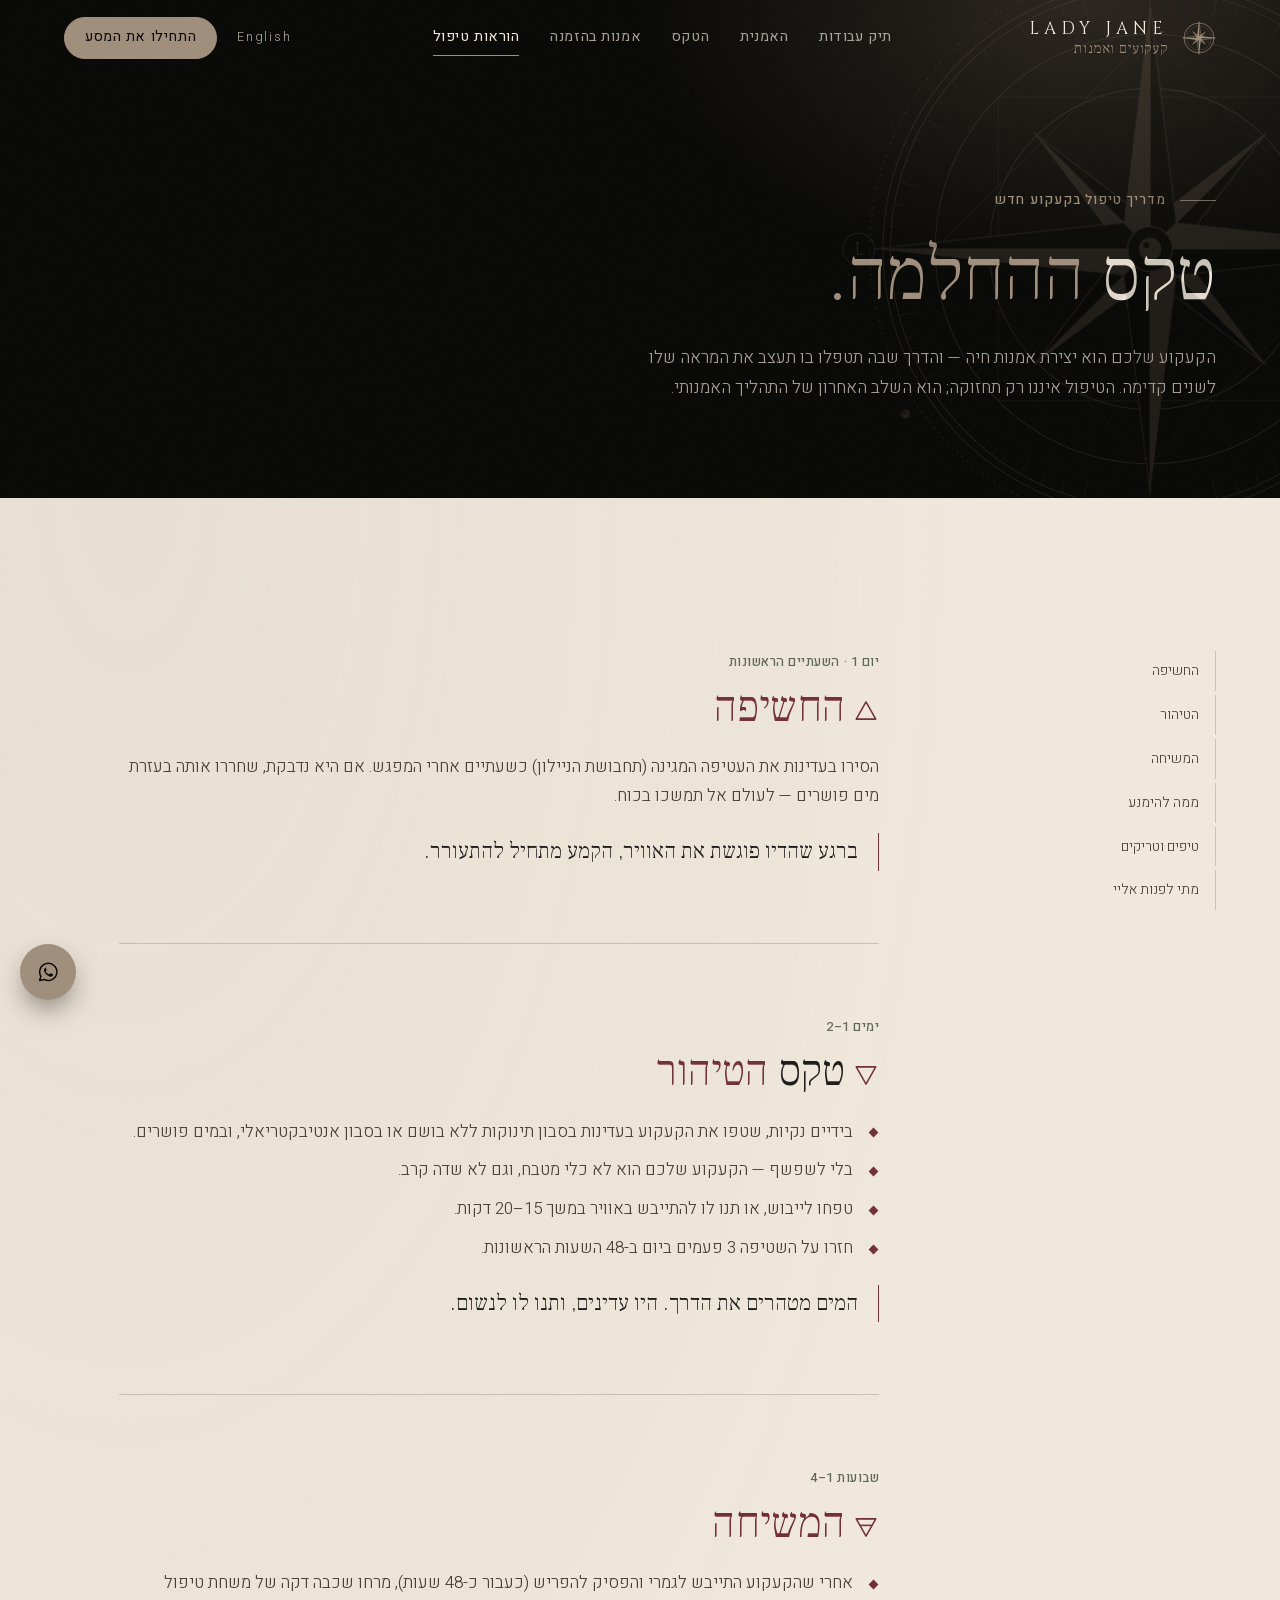
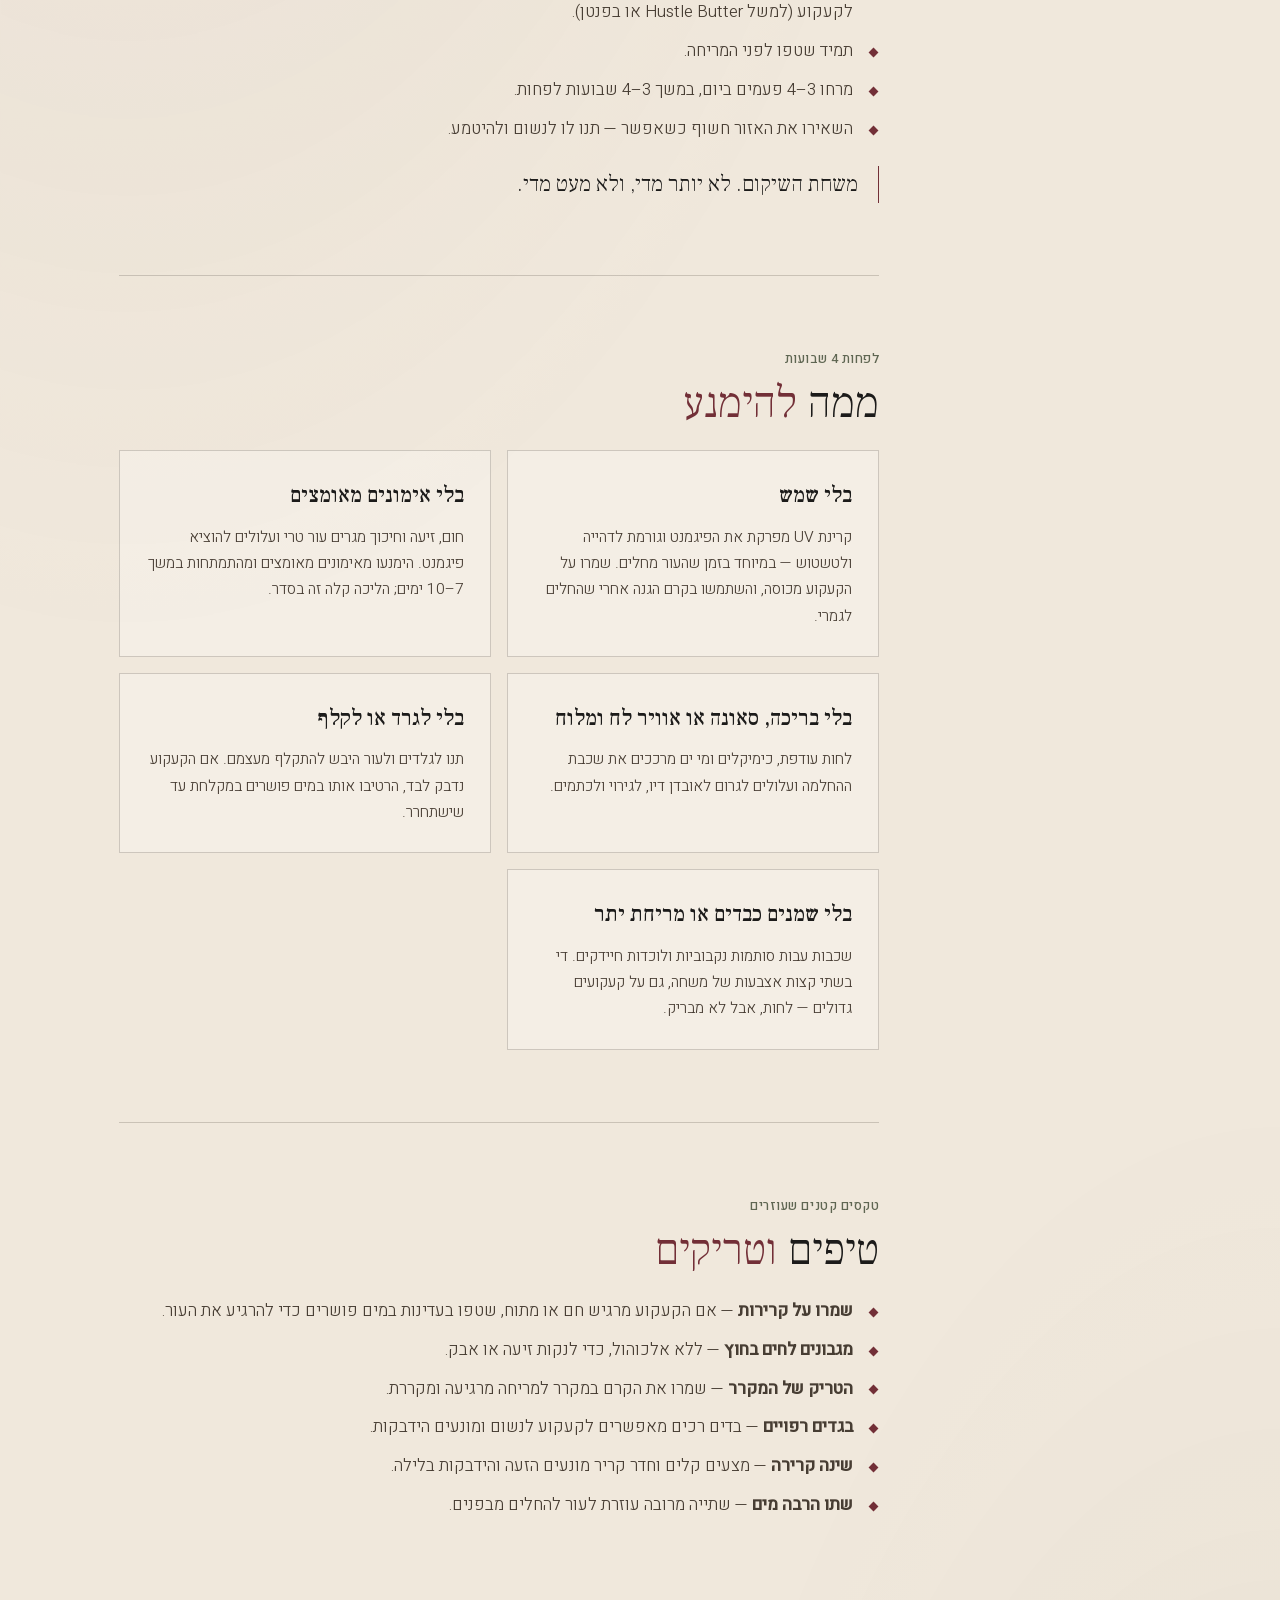
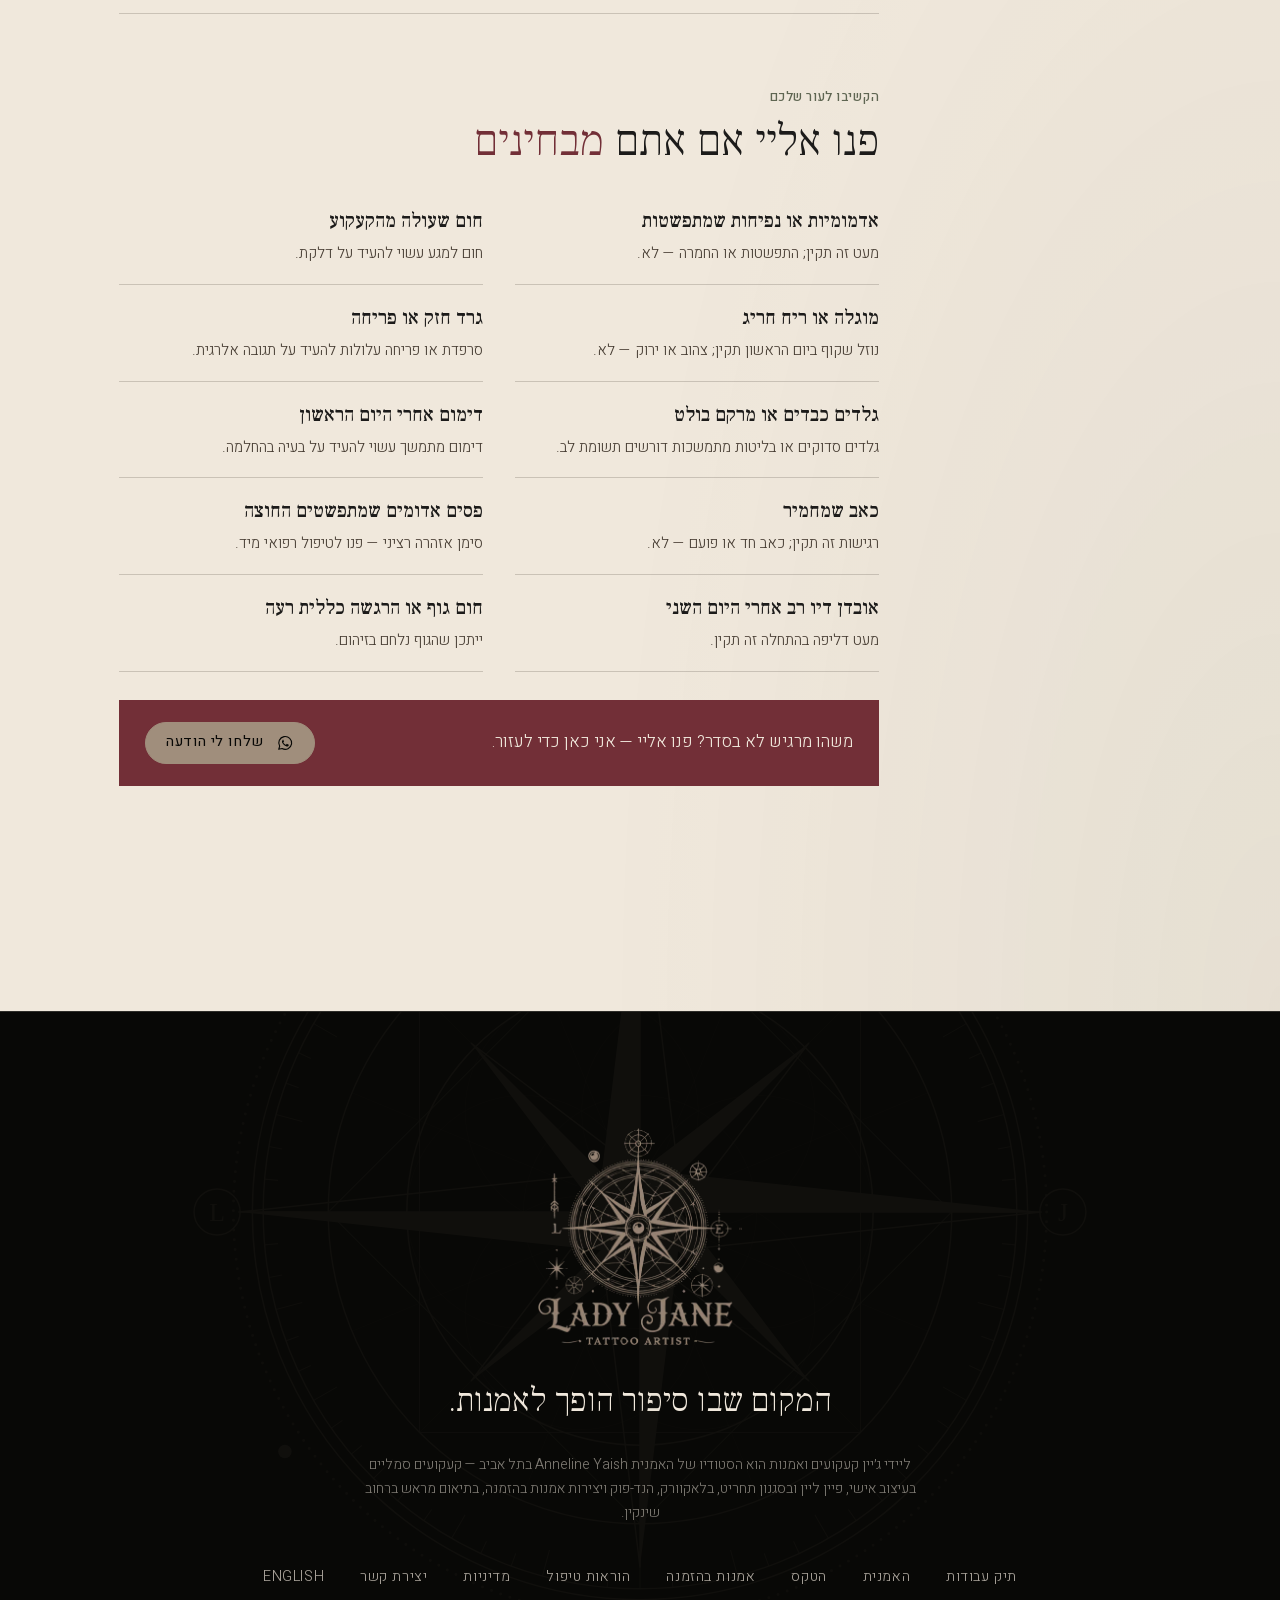
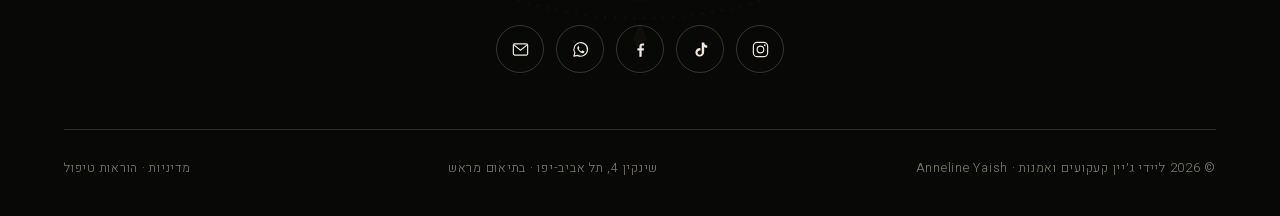
<file: he/aftercare.html>
<!doctype html>
<html lang="he" dir="rtl" data-base="../">
<head>
<meta charset="utf-8">
<meta name="viewport" content="width=device-width, initial-scale=1, viewport-fit=cover">
<title>הוראות טיפול בקעקוע חדש — מדריך החלמה | ליידי ג׳יין</title>
<meta name="description" content="מדריך טיפול בקעקוע מליידי ג׳יין, תל אביב: שטיפה, משחה, ממה להימנע בארבעת השבועות הראשונים, טיפים להחלמה וסימנים שכדאי לשים לב אליהם.">
<meta name="theme-color" content="#080806">
<meta name="robots" content="index, follow, max-image-preview:large">
<link rel="icon" href="../assets/img/brand/favicon.svg" type="image/svg+xml">
<link rel="icon" href="../assets/img/brand/favicon-192.png" type="image/png" sizes="192x192">
<link rel="icon" href="../assets/img/brand/favicon-48.png" type="image/png" sizes="48x48">
<link rel="apple-touch-icon" href="../assets/img/brand/apple-touch-icon.png">
<meta property="og:type" content="website">
<meta property="og:locale" content="he_IL">
<meta property="og:locale:alternate" content="en_US">
<meta property="og:site_name" content="Lady Jane — Tattoo &amp; Art">
<meta property="og:title" content="הוראות טיפול בקעקוע חדש — מדריך החלמה | ליידי ג׳יין">
<meta property="og:description" content="מדריך טיפול בקעקוע מליידי ג׳יין, תל אביב: שטיפה, משחה, ממה להימנע בארבעת השבועות הראשונים, טיפים להחלמה וסימנים שכדאי לשים לב אליהם.">
<link rel="canonical" href="https://ladyjanetattoo.com/he/aftercare.html">
<link rel="alternate" hreflang="en" href="https://ladyjanetattoo.com/aftercare.html">
<link rel="alternate" hreflang="he" href="https://ladyjanetattoo.com/he/aftercare.html">
<link rel="alternate" hreflang="x-default" href="https://ladyjanetattoo.com/aftercare.html">
<meta property="og:url" content="https://ladyjanetattoo.com/he/aftercare.html">
<meta property="og:image" content="https://ladyjanetattoo.com/assets/img/brand/og.jpg">
<meta property="og:image:width" content="1200">
<meta property="og:image:height" content="630">
<meta property="og:image:alt" content="Lady Jane Tattoo Artist — compass emblem">
<meta name="twitter:card" content="summary_large_image">
<meta name="twitter:title" content="הוראות טיפול בקעקוע חדש — מדריך החלמה | ליידי ג׳יין">
<meta name="twitter:description" content="מדריך טיפול בקעקוע מליידי ג׳יין, תל אביב: שטיפה, משחה, ממה להימנע בארבעת השבועות הראשונים, טיפים להחלמה וסימנים שכדאי לשים לב אליהם.">
<link rel="preload" href="../assets/fonts/frank-ruhl-libre-hebrew-normal.woff2" as="font" type="font/woff2" crossorigin>
<link rel="preload" href="../assets/fonts/heebo-hebrew-normal.woff2" as="font" type="font/woff2" crossorigin>
<link rel="stylesheet" href="../assets/css/style.css?v=a861ec20">
<script>document.documentElement.classList.add('js')</script>
<script type="application/ld+json">{"@context":"https://schema.org","@graph":[{"@type":"BreadcrumbList","itemListElement":[{"@type":"ListItem","position":1,"name":"דף הבית","item":"https://ladyjanetattoo.com/he/"},{"@type":"ListItem","position":2,"name":"הוראות טיפול","item":"https://ladyjanetattoo.com/he/aftercare.html"}]}]}</script>
</head>
<body>
<svg class="sprite" width="0" height="0" aria-hidden="true" focusable="false">
  <symbol id="i-instagram" viewBox="0 0 24 24"><g fill="none" stroke="currentColor" stroke-width="1.5"><rect x="3" y="3" width="18" height="18" rx="5"/><circle cx="12" cy="12" r="4.2"/></g><circle cx="17.4" cy="6.6" r="1.1" fill="currentColor"/></symbol>
  <symbol id="i-tiktok" viewBox="0 0 24 24"><path fill="currentColor" d="M16.6 3c.3 2.1 1.6 3.6 3.9 3.8v3.1a7 7 0 0 1-3.9-1.1v6.3c0 3.8-3.1 6.4-6.6 5.8-3.3-.5-5.1-3.9-4.1-6.9.8-2.5 3.4-4.1 6.1-3.7v3.2c-.6-.2-1.3-.2-1.9 0-1.4.5-2.1 2-1.6 3.4.5 1.4 2.2 2.1 3.6 1.5.9-.4 1.5-1.4 1.5-2.4V3h3z"/></symbol>
  <symbol id="i-facebook" viewBox="0 0 24 24"><path fill="currentColor" d="M13.5 21v-7.6H16l.4-3h-2.9V8.6c0-.9.3-1.5 1.5-1.5h1.6V4.4c-.3 0-1.2-.1-2.3-.1-2.2 0-3.7 1.3-3.7 3.8v2.3H8.1v3h2.5V21h2.9z"/></symbol>
  <symbol id="i-whatsapp" viewBox="0 0 24 24"><path fill="none" stroke="currentColor" stroke-width="1.5" stroke-linejoin="round" d="M3.6 20.4l1.3-4.1a8.6 8.6 0 1 1 3.2 3.1l-4.5 1z"/><path fill="currentColor" d="M9.1 7.4c.3 0 .5 0 .7.5l.8 1.8c.1.3 0 .5-.1.7l-.6.7c-.1.2-.2.3 0 .6.5.9 1.7 2.1 2.9 2.6.3.1.4.1.6-.1l.8-.9c.2-.2.4-.2.6-.1l1.8.9c.3.1.4.3.4.5 0 .6-.3 1.4-.9 1.7-.6.4-1.5.5-2.6.1-1.9-.6-3.9-2.4-5-4.3-.7-1.3-.7-2.4-.2-3.2.3-.6.7-.9.8-1z"/></symbol>
  <symbol id="i-mail" viewBox="0 0 24 24"><g fill="none" stroke="currentColor" stroke-width="1.5"><rect x="3" y="5" width="18" height="14" rx="1.5"/><path d="M3.6 6.2L12 13l8.4-6.8"/></g></symbol>
  <symbol id="i-phone" viewBox="0 0 24 24"><path fill="none" stroke="currentColor" stroke-width="1.5" stroke-linejoin="round" d="M6.6 3.5h2.6l1.4 4.2-2 1.4a12 12 0 0 0 6.3 6.3l1.4-2 4.2 1.4v2.6a2 2 0 0 1-2 2A16.5 16.5 0 0 1 4.6 5.5a2 2 0 0 1 2-2z"/></symbol>
  <symbol id="i-pin" viewBox="0 0 24 24"><g fill="none" stroke="currentColor" stroke-width="1.5"><path d="M12 21s-7-6.1-7-11.5a7 7 0 0 1 14 0C19 14.9 12 21 12 21z"/><circle cx="12" cy="9.5" r="2.5"/></g></symbol>
  <symbol id="i-calendar" viewBox="0 0 24 24"><g fill="none" stroke="currentColor" stroke-width="1.5"><rect x="3.5" y="5" width="17" height="15" rx="1.5"/><path d="M3.5 10h17M8 3v4M16 3v4"/></g></symbol>
  <symbol id="i-compass" viewBox="-50 -50 100 100"><circle r="44" fill="none" stroke="currentColor" stroke-width="2"/><circle r="36" fill="none" stroke="currentColor" stroke-width="1" opacity=".6"/><path d="M0 0L0.0 -6.0L18.38 -18.38Z" fill="currentColor"/><path d="M0 0L18.38 -18.38L6.0 0.0Z" fill="none" stroke="currentColor" stroke-width="1.5" stroke-linejoin="round"/><path d="M0 0L6.0 0.0L18.38 18.38Z" fill="currentColor"/><path d="M0 0L18.38 18.38L0.0 6.0Z" fill="none" stroke="currentColor" stroke-width="1.5" stroke-linejoin="round"/><path d="M0 0L0.0 6.0L-18.38 18.38Z" fill="currentColor"/><path d="M0 0L-18.38 18.38L-6.0 0.0Z" fill="none" stroke="currentColor" stroke-width="1.5" stroke-linejoin="round"/><path d="M0 0L-6.0 0.0L-18.38 -18.38Z" fill="currentColor"/><path d="M0 0L-18.38 -18.38L-0.0 -6.0Z" fill="none" stroke="currentColor" stroke-width="1.5" stroke-linejoin="round"/><path d="M0 0L-5.66 -5.66L0.0 -48.0Z" fill="currentColor"/><path d="M0 0L0.0 -48.0L5.66 -5.66Z" fill="none" stroke="currentColor" stroke-width="1.5" stroke-linejoin="round"/><path d="M0 0L5.66 -5.66L48.0 0.0Z" fill="currentColor"/><path d="M0 0L48.0 0.0L5.66 5.66Z" fill="none" stroke="currentColor" stroke-width="1.5" stroke-linejoin="round"/><path d="M0 0L5.66 5.66L0.0 48.0Z" fill="currentColor"/><path d="M0 0L0.0 48.0L-5.66 5.66Z" fill="none" stroke="currentColor" stroke-width="1.5" stroke-linejoin="round"/><path d="M0 0L-5.66 5.66L-48.0 0.0Z" fill="currentColor"/><path d="M0 0L-48.0 0.0L-5.66 -5.66Z" fill="none" stroke="currentColor" stroke-width="1.5" stroke-linejoin="round"/><circle r="5" fill="currentColor"/></symbol>
</svg>
<a class="skip-link" href="#main">דילוג לתוכן</a>
<header class="site-header" id="top">
  <div class="wrap">
    <a class="brand" href="./" aria-label="ליידי ג׳יין — קעקועים ואמנות, לדף הבית">
      <svg class="mini-compass" viewBox="0 0 100 100" aria-hidden="true"><use href="#i-compass"/></svg>
      <span class="brand-text"><span class="brand-name">LADY JANE</span><span class="brand-sub">קעקועים ואמנות</span></span>
    </a>
    <nav class="nav" aria-label="ראשי">
      <a href="work.html">תיק עבודות</a>
      <a href="./#artist">האמנית</a>
      <a href="./#rite">הטקס</a>
      <a href="./#commissions">אמנות בהזמנה</a>
      <a href="aftercare.html" aria-current="page">הוראות טיפול</a>
    </nav>
    <div class="header-cta">
      <a class="lang-switch" href="../aftercare.html" hreflang="en" lang="en" aria-label="English"><span class="long">English</span><span class="short" aria-hidden="true">EN</span></a>
      <a class="btn btn--sm" href="./#begin">התחילו את המסע</a>
      <button class="menu-toggle" type="button" aria-expanded="false" aria-controls="mobile-menu"><span class="label">תפריט</span><span class="bars" aria-hidden="true"></span></button>
    </div>
  </div>
</header>
<div class="mobile-menu" id="mobile-menu">
  <span class="compass compass--static" aria-hidden="true"></span>
  <nav aria-label="תפריט נייד">
    <a href="work.html"><span>א׳</span>תיק העבודות</a>
    <a href="./#artist"><span>ב׳</span>האמנית</a>
    <a href="./#rite"><span>ג׳</span>הטקס</a>
    <a href="./#commissions"><span>ד׳</span>אמנות בהזמנה</a>
    <a href="aftercare.html"><span>ה׳</span>הוראות טיפול</a>
    <a href="./#begin"><span>ו׳</span>התחילו את המסע</a>
  </nav>
  <div class="menu-foot">
    <a class="btn" href="https://wa.me/972515002650" target="_blank" rel="noopener"><svg aria-hidden="true"><use href="#i-whatsapp"/></svg>וואטסאפ</a>
    <a class="link-arrow" href="https://www.instagram.com/ladyjane_tattoo_art/" target="_blank" rel="noopener" dir="ltr">@ladyjane_tattoo_art</a>
  </div>
</div>
<main id="main">
  <section class="page-hero" aria-labelledby="ac-title">
    <svg class="compass is-drawing" viewBox="-332 -332 664 664" aria-hidden="true" focusable="false"><g class="compass-spin"><circle class="c-dots" r="300"/><circle class="c-draw" r="286" pathLength="1"/><circle class="c-draw" r="278" pathLength="1"/><circle class="c-draw" r="230" pathLength="1"/><circle class="c-draw" r="172" pathLength="1"/><path class="c-draw c-thin" d="M0.0 -278.0L0.0 -250.0M24.23 -276.94L23.36 -266.98M48.27 -273.78L46.54 -263.93M71.95 -268.53L66.78 -249.21M95.08 -261.23L91.66 -251.84M117.49 -251.95L113.26 -242.89M139.0 -240.76L129.0 -223.43M159.45 -227.72L153.72 -219.53M178.69 -212.96L172.27 -205.3M196.58 -196.58L182.43 -182.43M212.96 -178.69L205.3 -172.27M227.72 -159.45L219.53 -153.72M240.76 -139.0L223.43 -129.0M251.95 -117.49L242.89 -113.26M261.23 -95.08L251.84 -91.66M268.53 -71.95L249.21 -66.78M273.78 -48.27L263.93 -46.54M276.94 -24.23L266.98 -23.36M278.0 0.0L250.0 0.0M276.94 24.23L266.98 23.36M273.78 48.27L263.93 46.54M268.53 71.95L249.21 66.78M261.23 95.08L251.84 91.66M251.95 117.49L242.89 113.26M240.76 139.0L223.43 129.0M227.72 159.45L219.53 153.72M212.96 178.69L205.3 172.27M196.58 196.58L182.43 182.43M178.69 212.96L172.27 205.3M159.45 227.72L153.72 219.53M139.0 240.76L129.0 223.43M117.49 251.95L113.26 242.89M95.08 261.23L91.66 251.84M71.95 268.53L66.78 249.21M48.27 273.78L46.54 263.93M24.23 276.94L23.36 266.98M0.0 278.0L0.0 250.0M-24.23 276.94L-23.36 266.98M-48.27 273.78L-46.54 263.93M-71.95 268.53L-66.78 249.21M-95.08 261.23L-91.66 251.84M-117.49 251.95L-113.26 242.89M-139.0 240.76L-129.0 223.43M-159.45 227.72L-153.72 219.53M-178.69 212.96L-172.27 205.3M-196.58 196.58L-182.43 182.43M-212.96 178.69L-205.3 172.27M-227.72 159.45L-219.53 153.72M-240.76 139.0L-223.43 129.0M-251.95 117.49L-242.89 113.26M-261.23 95.08L-251.84 91.66M-268.53 71.95L-249.21 66.78M-273.78 48.27L-263.93 46.54M-276.94 24.23L-266.98 23.36M-278.0 0.0L-250.0 0.0M-276.94 -24.23L-266.98 -23.36M-273.78 -48.27L-263.93 -46.54M-268.53 -71.95L-249.21 -66.78M-261.23 -95.08L-251.84 -91.66M-251.95 -117.49L-242.89 -113.26M-240.76 -139.0L-223.43 -129.0M-227.72 -159.45L-219.53 -153.72M-212.96 -178.69L-205.3 -172.27M-196.58 -196.58L-182.43 -182.43M-178.69 -212.96L-172.27 -205.3M-159.45 -227.72L-153.72 -219.53M-139.0 -240.76L-129.0 -223.43M-117.49 -251.95L-113.26 -242.89M-95.08 -261.23L-91.66 -251.84M-71.95 -268.53L-66.78 -249.21M-48.27 -273.78L-46.54 -263.93M-24.23 -276.94L-23.36 -266.98" pathLength="1"/><path class="c-draw c-thin" d="M0.0 -230.0L230.0 0.0L0.0 230.0L-230.0 0.0Z" pathLength="1"/><path class="c-draw c-thin" d="M162.63 -162.63L162.63 162.63L-162.63 162.63L-162.63 -162.63Z" pathLength="1"/><g class="c-seed"><circle class="c-draw c-thin" r="86" pathLength="1"/><circle class="c-draw c-thin" cx="43.0" cy="-74.48" r="86" pathLength="1"/><circle class="c-draw c-thin" cx="86.0" cy="0.0" r="86" pathLength="1"/><circle class="c-draw c-thin" cx="43.0" cy="74.48" r="86" pathLength="1"/><circle class="c-draw c-thin" cx="-43.0" cy="74.48" r="86" pathLength="1"/><circle class="c-draw c-thin" cx="-86.0" cy="0.0" r="86" pathLength="1"/><circle class="c-draw c-thin" cx="-43.0" cy="-74.48" r="86" pathLength="1"/></g><path class="c-draw c-faint" d="M0.0 -50.0L0.0 -230.0M19.13 -46.19L88.02 -212.49M35.36 -35.36L162.63 -162.63M46.19 -19.13L212.49 -88.02M50.0 0.0L230.0 0.0M46.19 19.13L212.49 88.02M35.36 35.36L162.63 162.63M19.13 46.19L88.02 212.49M0.0 50.0L0.0 230.0M-19.13 46.19L-88.02 212.49M-35.36 35.36L-162.63 162.63M-46.19 19.13L-212.49 88.02M-50.0 0.0L-230.0 0.0M-46.19 -19.13L-212.49 -88.02M-35.36 -35.36L-162.63 -162.63M-19.13 -46.19L-88.02 -212.49" pathLength="1"/><g class="c-star"><path class="c-fill" d="M0 0L0.0 -30.0L124.45 -124.45Z"/><path class="c-shade" d="M0 0L124.45 -124.45L30.0 0.0Z"/><path class="c-fill" d="M0 0L30.0 0.0L124.45 124.45Z"/><path class="c-shade" d="M0 0L124.45 124.45L0.0 30.0Z"/><path class="c-fill" d="M0 0L0.0 30.0L-124.45 124.45Z"/><path class="c-shade" d="M0 0L-124.45 124.45L-30.0 0.0Z"/><path class="c-fill" d="M0 0L-30.0 0.0L-124.45 -124.45Z"/><path class="c-shade" d="M0 0L-124.45 -124.45L-0.0 -30.0Z"/><path class="c-fill" d="M0 0L-28.28 -28.28L0.0 -262.0Z"/><path class="c-shade" d="M0 0L0.0 -262.0L28.28 -28.28Z"/><path class="c-fill" d="M0 0L28.28 -28.28L296.0 0.0Z"/><path class="c-shade" d="M0 0L296.0 0.0L28.28 28.28Z"/><path class="c-fill" d="M0 0L28.28 28.28L0.0 262.0Z"/><path class="c-shade" d="M0 0L0.0 262.0L-28.28 28.28Z"/><path class="c-fill" d="M0 0L-28.28 28.28L-296.0 0.0Z"/><path class="c-shade" d="M0 0L-296.0 0.0L-28.28 -28.28Z"/></g><circle class="c-hub" r="24"/><circle class="c-pupil" r="12"/><circle class="c-glint" cx="-4" cy="-4" r="3.2"/></g><g class="compass-orn"><circle class="c-draw" cx="-312" cy="0" r="17" pathLength="1"/><text class="c-letter" x="-312" y="6.5" text-anchor="middle">L</text><circle class="c-draw" cx="312" cy="0" r="17" pathLength="1"/><text class="c-letter" x="312" y="6.5" text-anchor="middle">J</text><circle class="c-draw c-thin" cx="0" cy="-314" r="14" pathLength="1"/><path class="c-draw c-thin" d="M14.0 -314.0L-14.0 -314.0M9.9 -304.1L-9.9 -323.9M0.0 -300.0L0.0 -328.0M-9.9 -304.1L9.9 -323.9" pathLength="1"/><circle class="c-pupil" cx="269.68" cy="-168.51" r="7"/><circle class="c-glint" cx="267.23" cy="-170.96" r="2.10"/><circle class="c-pupil" cx="-261.98" cy="176.7" r="5"/><circle class="c-glint" cx="-263.73" cy="174.95" r="1.50"/><path class="c-fill" d="M0 304L5 314L0 324L-5 314Z"/></g></svg>
    <div class="wrap">
      <h1 class="display" id="ac-title"><span class="eyebrow">מדריך טיפול בקעקוע חדש</span>טקס <em>ההחלמה.</em></h1>
      <p class="lede">הקעקוע שלכם הוא יצירת אמנות חיה — והדרך שבה תטפלו בו תעצב את המראה שלו לשנים קדימה. הטיפול איננו רק תחזוקה; הוא השלב האחרון של התהליך האמנותי.</p>
    </div>
  </section>

  <section class="section section--vellum">
    <div class="wrap">
      <div class="prose-grid">
        <nav class="toc" aria-label="בעמוד זה">
          <a href="#unveiling">החשיפה</a>
          <a href="#cleansing">הטיהור</a>
          <a href="#anointing">המשיחה</a>
          <a href="#avoid">ממה להימנע</a>
          <a href="#tips">טיפים וטריקים</a>
          <a href="#signs">מתי לפנות אליי</a>
        </nav>
        <div class="prose">
          <section id="unveiling">
            <span class="kicker">יום 1 · השעתיים הראשונות</span>
            <h2><svg class="glyph" viewBox="0 0 24 24" aria-hidden="true" width="26" height="26"><path d="M12 3.5L21 19.5H3Z" fill="none" stroke="currentColor" stroke-width="1.4" stroke-linejoin="round"/></svg><em>החשיפה</em></h2>
            <p>הסירו בעדינות את העטיפה המגינה (תחבושת הניילון) כשעתיים אחרי המפגש. אם היא נדבקת, שחררו אותה בעזרת מים פושרים — לעולם אל תמשכו בכוח.</p>
            <p class="ritual-note">ברגע שהדיו פוגשת את האוויר, הקמע מתחיל להתעורר.</p>
          </section>

          <section id="cleansing">
            <span class="kicker">ימים 1–2</span>
            <h2><svg class="glyph" viewBox="0 0 24 24" aria-hidden="true" width="26" height="26"><path d="M12 20.5L3 4.5H21Z" fill="none" stroke="currentColor" stroke-width="1.4" stroke-linejoin="round"/></svg>טקס <em>הטיהור</em></h2>
            <ul class="list">
              <li>בידיים נקיות, שטפו את הקעקוע בעדינות בסבון תינוקות ללא בושם או בסבון אנטיבקטריאלי, ובמים פושרים.</li>
              <li>בלי לשפשף — הקעקוע שלכם הוא לא כלי מטבח, וגם לא שדה קרב.</li>
              <li>טפחו לייבוש, או תנו לו להתייבש באוויר במשך 15–20 דקות.</li>
              <li>חזרו על השטיפה 3 פעמים ביום ב-48 השעות הראשונות.</li>
            </ul>
            <p class="ritual-note">המים מטהרים את הדרך. היו עדינים, ותנו לו לנשום.</p>
          </section>

          <section id="anointing">
            <span class="kicker">שבועות 1–4</span>
            <h2><svg class="glyph" viewBox="0 0 24 24" aria-hidden="true" width="26" height="26"><path d="M12 20.5L3 4.5H21Z" fill="none" stroke="currentColor" stroke-width="1.4" stroke-linejoin="round"/><path d="M6.4 10.5h11.2" stroke="currentColor" stroke-width="1.4"/></svg><em>המשיחה</em></h2>
            <ul class="list">
              <li>אחרי שהקעקוע התייבש לגמרי והפסיק להפריש (כעבור כ-48 שעות), מרחו שכבה דקה של משחת טיפול לקעקוע (למשל <span lang="en">Hustle Butter</span> או בפנטן).</li>
              <li>תמיד שטפו לפני המריחה.</li>
              <li>מרחו 3–4 פעמים ביום, במשך 3–4 שבועות לפחות.</li>
              <li>השאירו את האזור חשוף כשאפשר — תנו לו לנשום ולהיטמע.</li>
            </ul>
            <p class="ritual-note">משחת השיקום. לא יותר מדי, ולא מעט מדי.</p>
          </section>

          <section id="avoid">
            <span class="kicker">לפחות 4 שבועות</span>
            <h2>ממה <em>להימנע</em></h2>
            <div class="cards">
              <div class="card"><h3>בלי שמש</h3><p>קרינת UV מפרקת את הפיגמנט וגורמת לדהייה ולטשטוש — במיוחד בזמן שהעור מחלים. שמרו על הקעקוע מכוסה, והשתמשו בקרם הגנה אחרי שהחלים לגמרי.</p></div>
              <div class="card"><h3>בלי אימונים מאומצים</h3><p>חום, זיעה וחיכוך מגרים עור טרי ועלולים להוציא פיגמנט. הימנעו מאימונים מאומצים ומהתמתחות במשך 7–10 ימים; הליכה קלה זה בסדר.</p></div>
              <div class="card"><h3>בלי בריכה, סאונה או אוויר לח ומלוח</h3><p>לחות עודפת, כימיקלים ומי ים מרככים את שכבת ההחלמה ועלולים לגרום לאובדן דיו, לגירוי ולכתמים.</p></div>
              <div class="card"><h3>בלי לגרד או לקלף</h3><p>תנו לגלדים ולעור היבש להתקלף מעצמם. אם הקעקוע נדבק לבד, הרטיבו אותו במים פושרים במקלחת עד שישתחרר.</p></div>
              <div class="card"><h3>בלי שמנים כבדים או מריחת יתר</h3><p>שכבות עבות סותמות נקבוביות ולוכדות חיידקים. די בשתי קצות אצבעות של משחה, גם על קעקועים גדולים — לחות, אבל לא מבריק.</p></div>
            </div>
          </section>

          <section id="tips">
            <span class="kicker">טקסים קטנים שעוזרים</span>
            <h2>טיפים <em>וטריקים</em></h2>
            <ul class="list">
              <li><strong>שמרו על קרירות</strong> — אם הקעקוע מרגיש חם או מתוח, שטפו בעדינות במים פושרים כדי להרגיע את העור.</li>
              <li><strong>מגבונים לחים בחוץ</strong> — ללא אלכוהול, כדי לנקות זיעה או אבק.</li>
              <li><strong>הטריק של המקרר</strong> — שמרו את הקרם במקרר למריחה מרגיעה ומקררת.</li>
              <li><strong>בגדים רפויים</strong> — בדים רכים מאפשרים לקעקוע לנשום ומונעים הידבקות.</li>
              <li><strong>שינה קרירה</strong> — מצעים קלים וחדר קריר מונעים הזעה והידבקות בלילה.</li>
              <li><strong>שתו הרבה מים</strong> — שתייה מרובה עוזרת לעור להחלים מבפנים.</li>
            </ul>
          </section>

          <section id="signs">
            <span class="kicker">הקשיבו לעור שלכם</span>
            <h2>פנו אליי אם אתם <em>מבחינים</em></h2>
            <div class="signs">
              <div><strong>אדמומיות או נפיחות שמתפשטות</strong><span>מעט זה תקין; התפשטות או החמרה — לא.</span></div>
              <div><strong>חום שעולה מהקעקוע</strong><span>חום למגע עשוי להעיד על דלקת.</span></div>
              <div><strong>מוגלה או ריח חריג</strong><span>נוזל שקוף ביום הראשון תקין; צהוב או ירוק — לא.</span></div>
              <div><strong>גרד חזק או פריחה</strong><span>סרפדת או פריחה עלולות להעיד על תגובה אלרגית.</span></div>
              <div><strong>גלדים כבדים או מרקם בולט</strong><span>גלדים סדוקים או בליטות מתמשכות דורשים תשומת לב.</span></div>
              <div><strong>דימום אחרי היום הראשון</strong><span>דימום מתמשך עשוי להעיד על בעיה בהחלמה.</span></div>
              <div><strong>כאב שמחמיר</strong><span>רגישות זה תקין; כאב חד או פועם — לא.</span></div>
              <div><strong>פסים אדומים שמתפשטים החוצה</strong><span>סימן אזהרה רציני — פנו לטיפול רפואי מיד.</span></div>
              <div><strong>אובדן דיו רב אחרי היום השני</strong><span>מעט דליפה בהתחלה זה תקין.</span></div>
              <div><strong>חום גוף או הרגשה כללית רעה</strong><span>ייתכן שהגוף נלחם בזיהום.</span></div>
            </div>
            <div class="alert">
              <p>משהו מרגיש לא בסדר? פנו אליי — אני כאן כדי לעזור.</p>
              <a class="btn btn--sm" href="https://wa.me/972515002650" target="_blank" rel="noopener"><svg aria-hidden="true"><use href="#i-whatsapp"/></svg>שלחו לי הודעה</a>
            </div>
          </section>
        </div>
      </div>
    </div>
  </section>
</main>
<footer class="site-footer">
  <div class="bg-compass"><span class="compass compass--static" aria-hidden="true"></span></div>
  <div class="wrap">
    <img width="415" height="440" class="emblem" src="../assets/img/brand/emblem.webp" alt="סמל המצפן של ליידי ג׳יין, מקעקעת" loading="lazy">
    <p class="tagline">המקום שבו סיפור הופך לאמנות.</p>
    <p class="footer-about">ליידי ג׳יין קעקועים ואמנות הוא הסטודיו של האמנית <span lang="en">Anneline Yaish</span> בתל אביב — קעקועים סמליים בעיצוב אישי, פיין ליין ובסגנון תחריט, בלאקוורק, הנד-פוק ויצירות אמנות בהזמנה, בתיאום מראש ברחוב שינקין.</p>
    <nav class="footer-nav" aria-label="כותרת תחתונה">
      <a href="work.html">תיק עבודות</a>
      <a href="./#artist">האמנית</a>
      <a href="./#rite">הטקס</a>
      <a href="./#commissions">אמנות בהזמנה</a>
      <a href="aftercare.html">הוראות טיפול</a>
      <a href="policies.html">מדיניות</a>
      <a href="./#begin">יצירת קשר</a>
      <a href="../aftercare.html" hreflang="en" lang="en">English</a>
    </nav>
    <div class="socials">
      <a href="https://www.instagram.com/ladyjane_tattoo_art/" target="_blank" rel="noopener"><svg aria-hidden="true"><use href="#i-instagram"/></svg><span class="sr-only">אינסטגרם</span></a>
      <a href="https://www.tiktok.com/@ladyjane_tattoo_art" target="_blank" rel="noopener"><svg aria-hidden="true"><use href="#i-tiktok"/></svg><span class="sr-only">טיקטוק</span></a>
      <a href="https://www.facebook.com/annelineyaish22/" target="_blank" rel="noopener"><svg aria-hidden="true"><use href="#i-facebook"/></svg><span class="sr-only">פייסבוק</span></a>
      <a href="https://wa.me/972515002650" target="_blank" rel="noopener"><svg aria-hidden="true"><use href="#i-whatsapp"/></svg><span class="sr-only">וואטסאפ</span></a>
      <a href="mailto:lj22designs@gmail.com"><svg aria-hidden="true"><use href="#i-mail"/></svg><span class="sr-only">אימייל</span></a>
    </div>
    <div class="footer-base">
      <span>© <span data-year>2026</span> ליידי ג׳יין קעקועים ואמנות · <span lang="en">Anneline Yaish</span></span>
      <span>שינקין 4, תל אביב-יפו · בתיאום מראש</span>
      <span><a href="policies.html">מדיניות</a> · <a href="aftercare.html">הוראות טיפול</a></span>
    </div>
  </div>
</footer>
<a class="float-cta" href="https://wa.me/972515002650?text=%D7%94%D7%99%D7%99%20%D7%9C%D7%99%D7%99%D7%93%D7%99%20%D7%92%D7%B3%D7%99%D7%99%D7%9F%2C%20%D7%90%D7%A9%D7%9E%D7%97%20%D7%9C%D7%94%D7%AA%D7%97%D7%99%D7%9C%20%D7%9E%D7%A1%D7%A2%20%D7%A2%D7%99%D7%A6%D7%95%D7%91." target="_blank" rel="noopener"><svg aria-hidden="true"><use href="#i-whatsapp"/></svg><span class="sr-only">שלחו הודעה לליידי ג׳יין בוואטסאפ</span></a>
<script src="../assets/js/main.js?v=55b0dc40" defer></script>
</body>
</html>
</file>
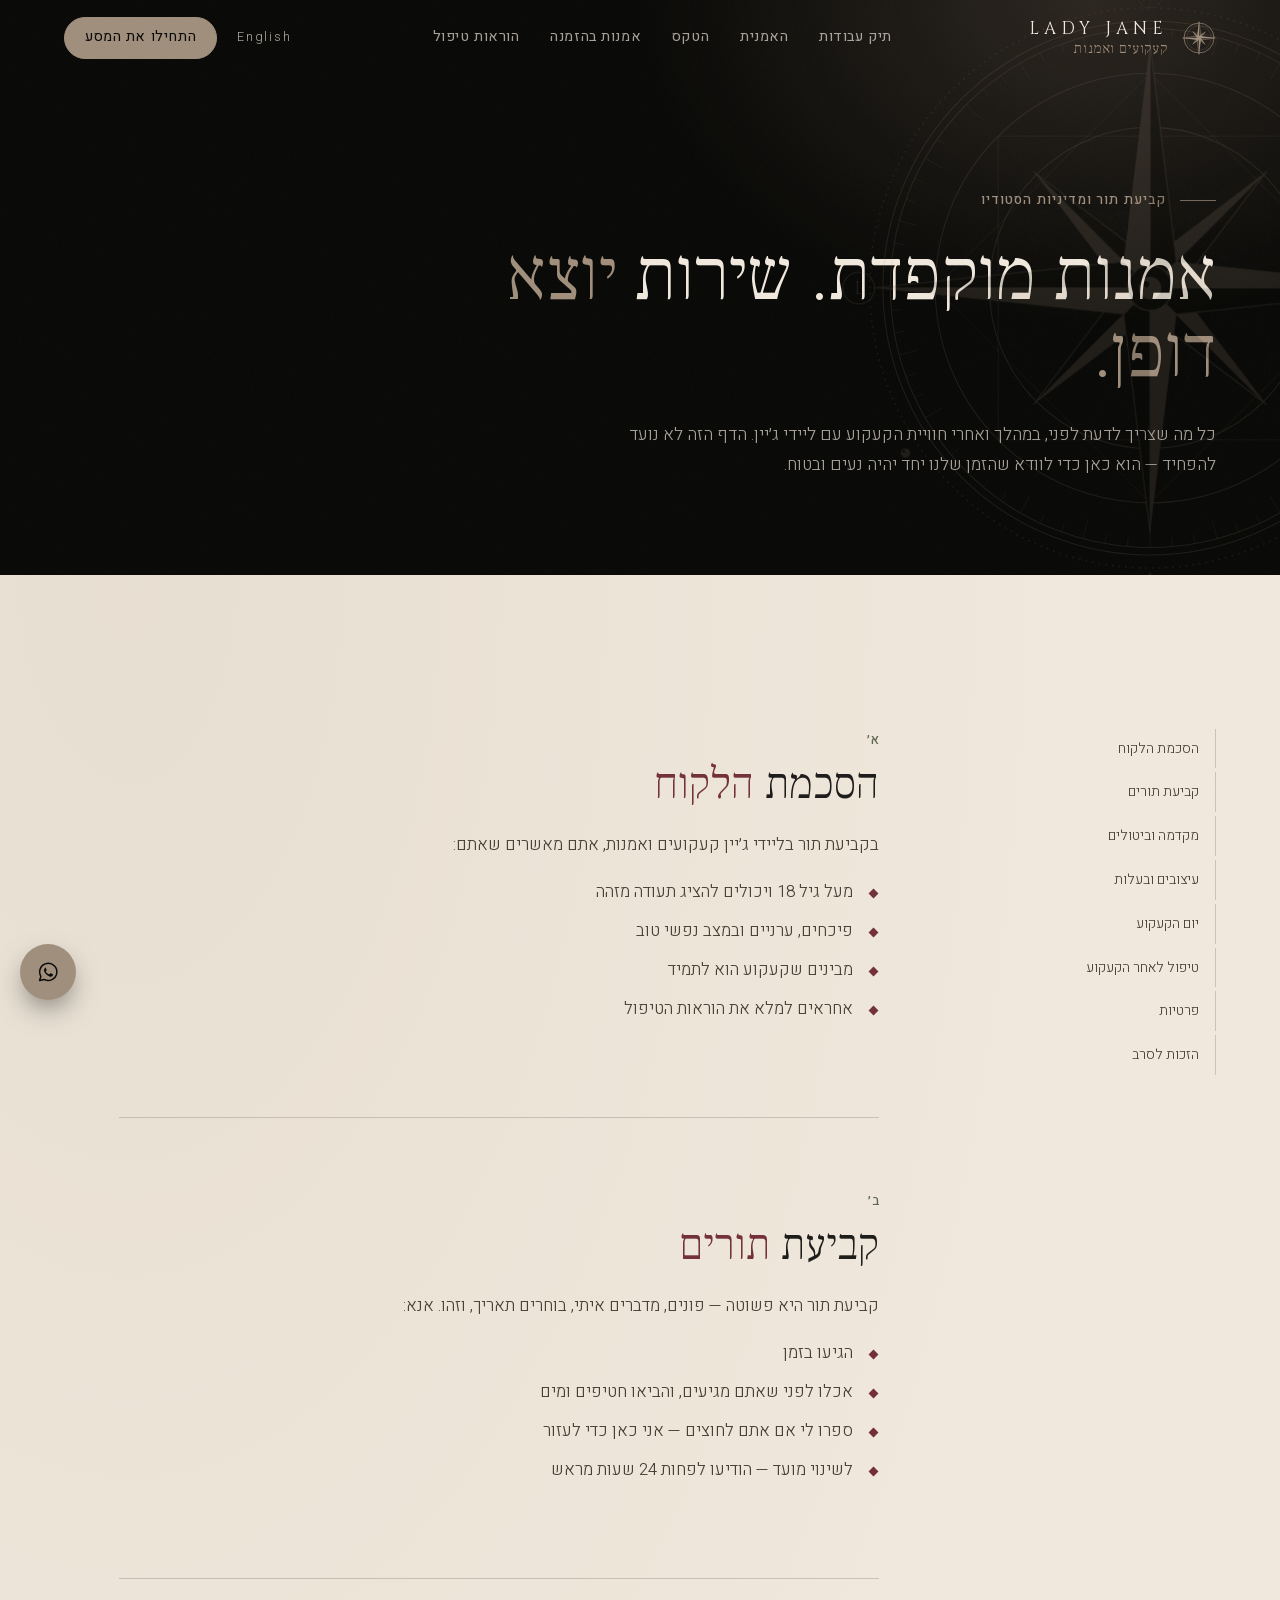
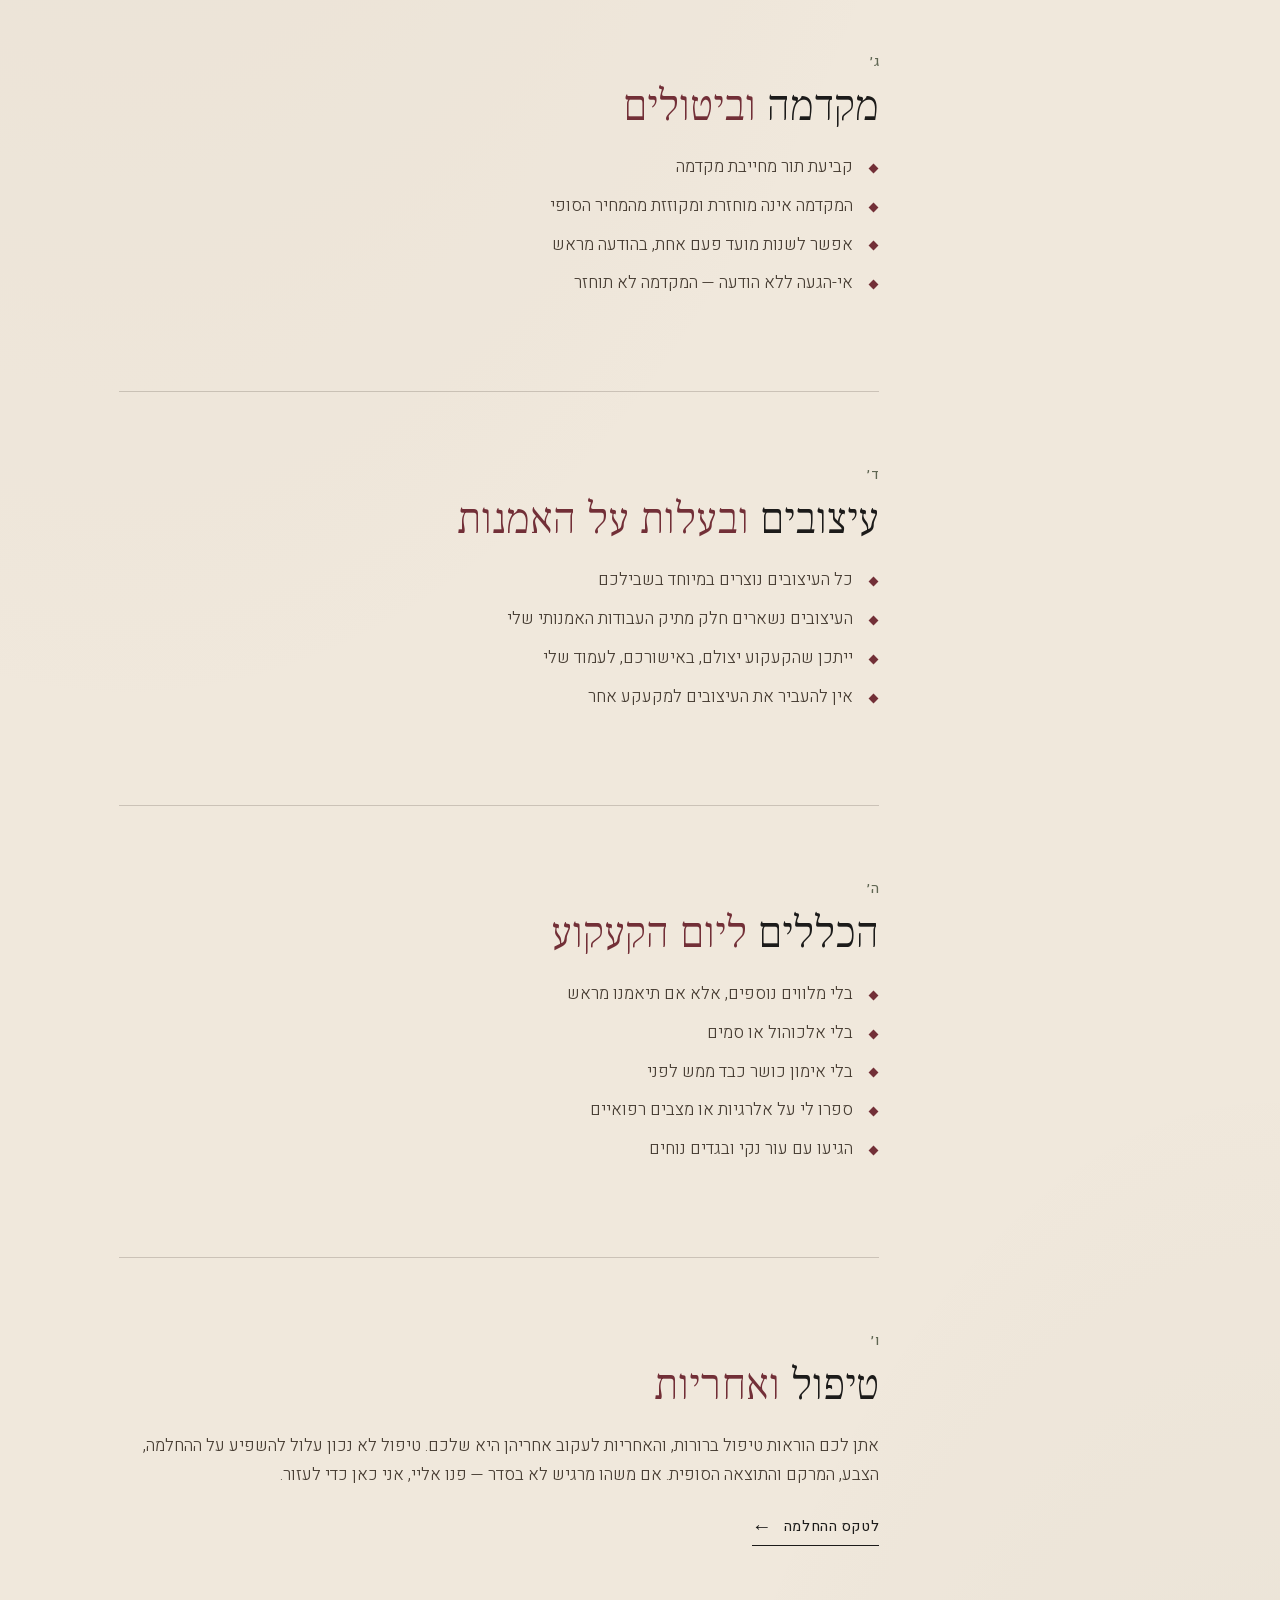
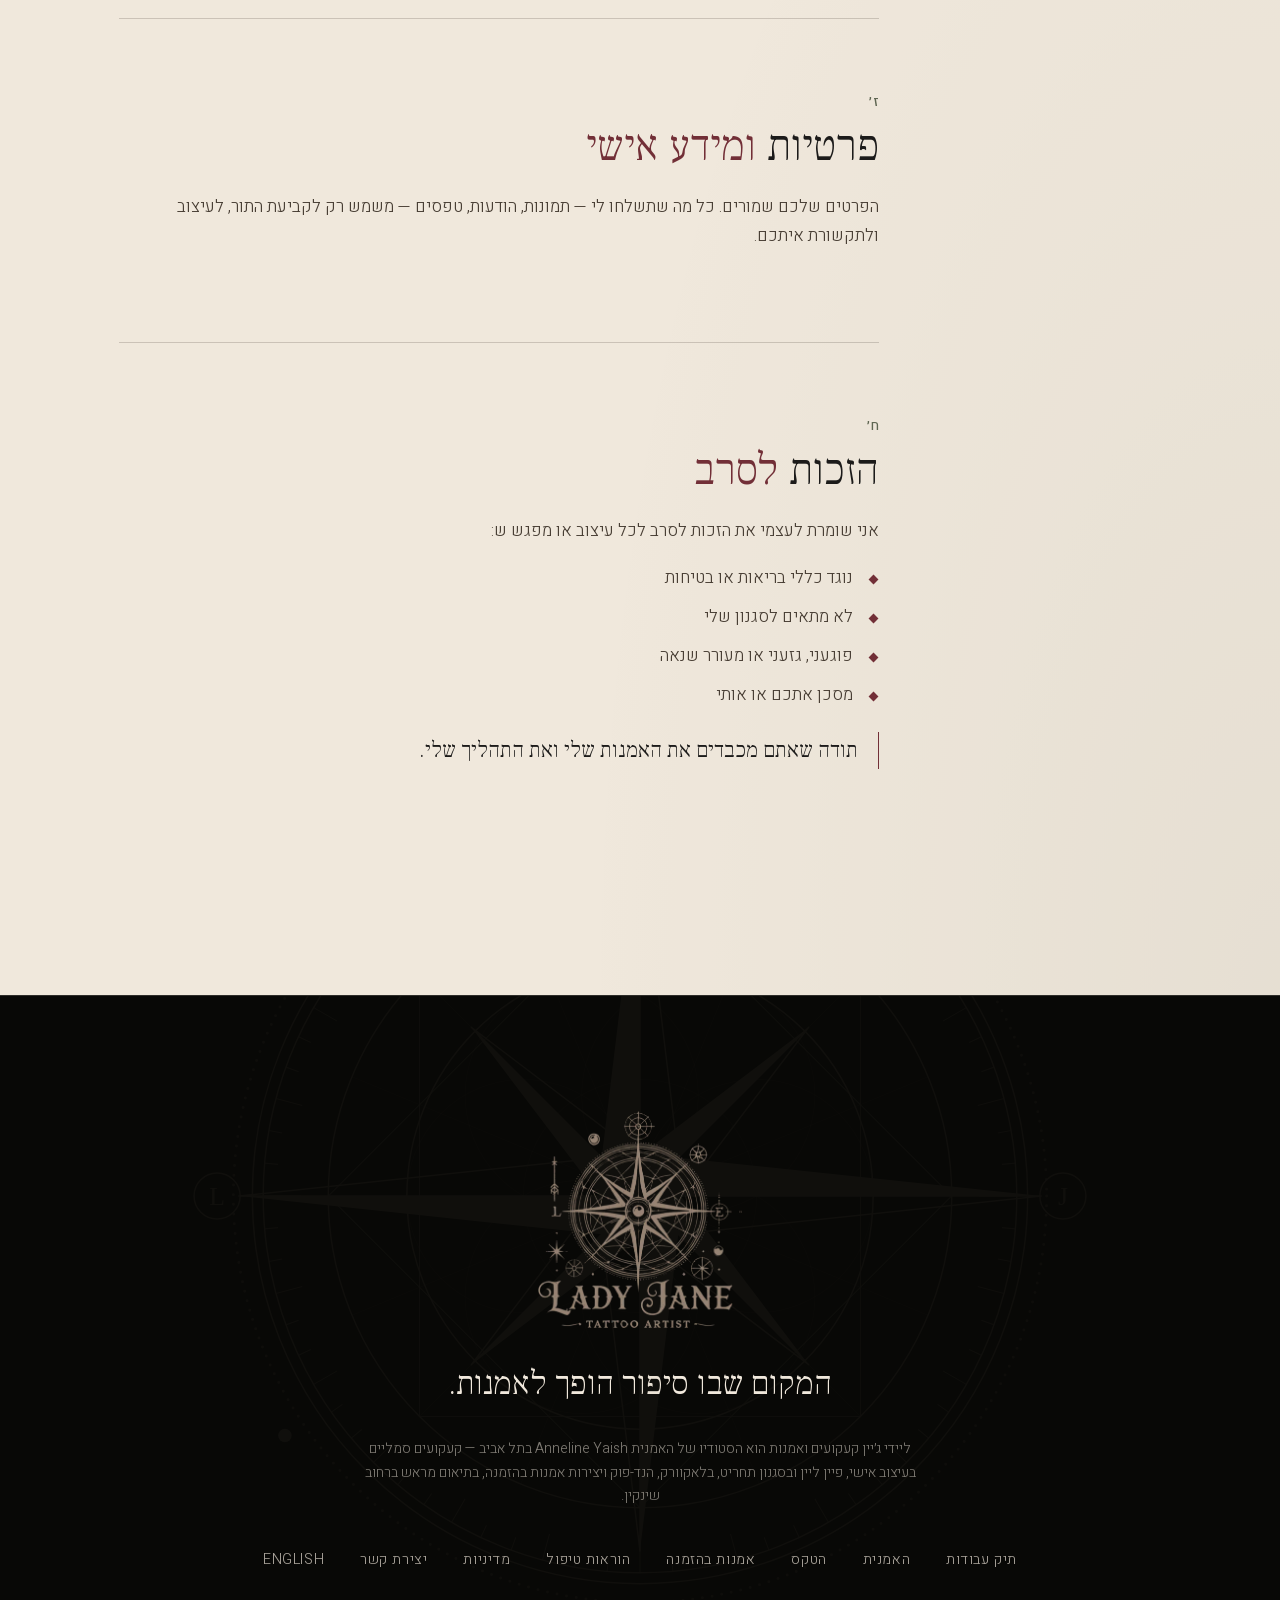
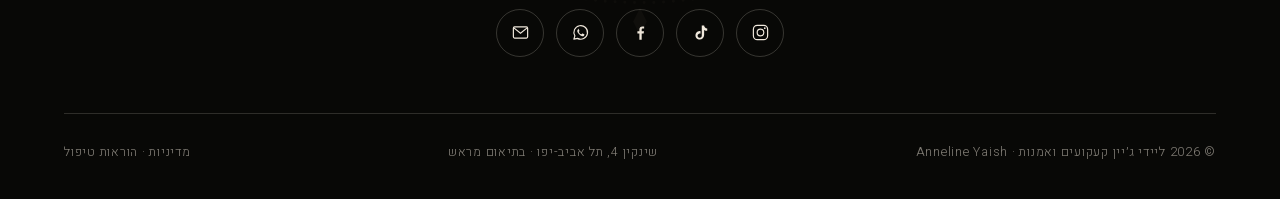
<file: he/policies.html>
<!doctype html>
<html lang="he" dir="rtl" data-base="../">
<head>
<meta charset="utf-8">
<meta name="viewport" content="width=device-width, initial-scale=1, viewport-fit=cover">
<title>קביעת תור, מקדמה ומדיניות הסטודיו | ליידי ג׳יין קעקועים</title>
<meta name="description" content="איך קובעים תור בליידי ג׳יין קעקועים ואמנות בתל אביב: מקדמה, שינוי מועד, כללים ליום הקעקוע, בעלות על העיצוב, טיפול לאחר הקעקוע ופרטיות.">
<meta name="theme-color" content="#080806">
<meta name="robots" content="index, follow, max-image-preview:large">
<link rel="icon" href="../assets/img/brand/favicon.svg" type="image/svg+xml">
<link rel="icon" href="../assets/img/brand/favicon-192.png" type="image/png" sizes="192x192">
<link rel="icon" href="../assets/img/brand/favicon-48.png" type="image/png" sizes="48x48">
<link rel="apple-touch-icon" href="../assets/img/brand/apple-touch-icon.png">
<meta property="og:type" content="website">
<meta property="og:locale" content="he_IL">
<meta property="og:locale:alternate" content="en_US">
<meta property="og:site_name" content="Lady Jane — Tattoo &amp; Art">
<meta property="og:title" content="קביעת תור, מקדמה ומדיניות הסטודיו | ליידי ג׳יין קעקועים">
<meta property="og:description" content="איך קובעים תור בליידי ג׳יין קעקועים ואמנות בתל אביב: מקדמה, שינוי מועד, כללים ליום הקעקוע, בעלות על העיצוב, טיפול לאחר הקעקוע ופרטיות.">
<link rel="canonical" href="https://ladyjanetattoo.com/he/policies.html">
<link rel="alternate" hreflang="en" href="https://ladyjanetattoo.com/policies.html">
<link rel="alternate" hreflang="he" href="https://ladyjanetattoo.com/he/policies.html">
<link rel="alternate" hreflang="x-default" href="https://ladyjanetattoo.com/policies.html">
<meta property="og:url" content="https://ladyjanetattoo.com/he/policies.html">
<meta property="og:image" content="https://ladyjanetattoo.com/assets/img/brand/og.jpg">
<meta property="og:image:width" content="1200">
<meta property="og:image:height" content="630">
<meta property="og:image:alt" content="Lady Jane Tattoo Artist — compass emblem">
<meta name="twitter:card" content="summary_large_image">
<meta name="twitter:title" content="קביעת תור, מקדמה ומדיניות הסטודיו | ליידי ג׳יין קעקועים">
<meta name="twitter:description" content="איך קובעים תור בליידי ג׳יין קעקועים ואמנות בתל אביב: מקדמה, שינוי מועד, כללים ליום הקעקוע, בעלות על העיצוב, טיפול לאחר הקעקוע ופרטיות.">
<link rel="preload" href="../assets/fonts/frank-ruhl-libre-hebrew-normal.woff2" as="font" type="font/woff2" crossorigin>
<link rel="preload" href="../assets/fonts/heebo-hebrew-normal.woff2" as="font" type="font/woff2" crossorigin>
<link rel="stylesheet" href="../assets/css/style.css?v=a861ec20">
<script>document.documentElement.classList.add('js')</script>
<script type="application/ld+json">{"@context":"https://schema.org","@graph":[{"@type":"BreadcrumbList","itemListElement":[{"@type":"ListItem","position":1,"name":"דף הבית","item":"https://ladyjanetattoo.com/he/"},{"@type":"ListItem","position":2,"name":"מדיניות הסטודיו","item":"https://ladyjanetattoo.com/he/policies.html"}]}]}</script>
</head>
<body>
<svg class="sprite" width="0" height="0" aria-hidden="true" focusable="false">
  <symbol id="i-instagram" viewBox="0 0 24 24"><g fill="none" stroke="currentColor" stroke-width="1.5"><rect x="3" y="3" width="18" height="18" rx="5"/><circle cx="12" cy="12" r="4.2"/></g><circle cx="17.4" cy="6.6" r="1.1" fill="currentColor"/></symbol>
  <symbol id="i-tiktok" viewBox="0 0 24 24"><path fill="currentColor" d="M16.6 3c.3 2.1 1.6 3.6 3.9 3.8v3.1a7 7 0 0 1-3.9-1.1v6.3c0 3.8-3.1 6.4-6.6 5.8-3.3-.5-5.1-3.9-4.1-6.9.8-2.5 3.4-4.1 6.1-3.7v3.2c-.6-.2-1.3-.2-1.9 0-1.4.5-2.1 2-1.6 3.4.5 1.4 2.2 2.1 3.6 1.5.9-.4 1.5-1.4 1.5-2.4V3h3z"/></symbol>
  <symbol id="i-facebook" viewBox="0 0 24 24"><path fill="currentColor" d="M13.5 21v-7.6H16l.4-3h-2.9V8.6c0-.9.3-1.5 1.5-1.5h1.6V4.4c-.3 0-1.2-.1-2.3-.1-2.2 0-3.7 1.3-3.7 3.8v2.3H8.1v3h2.5V21h2.9z"/></symbol>
  <symbol id="i-whatsapp" viewBox="0 0 24 24"><path fill="none" stroke="currentColor" stroke-width="1.5" stroke-linejoin="round" d="M3.6 20.4l1.3-4.1a8.6 8.6 0 1 1 3.2 3.1l-4.5 1z"/><path fill="currentColor" d="M9.1 7.4c.3 0 .5 0 .7.5l.8 1.8c.1.3 0 .5-.1.7l-.6.7c-.1.2-.2.3 0 .6.5.9 1.7 2.1 2.9 2.6.3.1.4.1.6-.1l.8-.9c.2-.2.4-.2.6-.1l1.8.9c.3.1.4.3.4.5 0 .6-.3 1.4-.9 1.7-.6.4-1.5.5-2.6.1-1.9-.6-3.9-2.4-5-4.3-.7-1.3-.7-2.4-.2-3.2.3-.6.7-.9.8-1z"/></symbol>
  <symbol id="i-mail" viewBox="0 0 24 24"><g fill="none" stroke="currentColor" stroke-width="1.5"><rect x="3" y="5" width="18" height="14" rx="1.5"/><path d="M3.6 6.2L12 13l8.4-6.8"/></g></symbol>
  <symbol id="i-phone" viewBox="0 0 24 24"><path fill="none" stroke="currentColor" stroke-width="1.5" stroke-linejoin="round" d="M6.6 3.5h2.6l1.4 4.2-2 1.4a12 12 0 0 0 6.3 6.3l1.4-2 4.2 1.4v2.6a2 2 0 0 1-2 2A16.5 16.5 0 0 1 4.6 5.5a2 2 0 0 1 2-2z"/></symbol>
  <symbol id="i-pin" viewBox="0 0 24 24"><g fill="none" stroke="currentColor" stroke-width="1.5"><path d="M12 21s-7-6.1-7-11.5a7 7 0 0 1 14 0C19 14.9 12 21 12 21z"/><circle cx="12" cy="9.5" r="2.5"/></g></symbol>
  <symbol id="i-calendar" viewBox="0 0 24 24"><g fill="none" stroke="currentColor" stroke-width="1.5"><rect x="3.5" y="5" width="17" height="15" rx="1.5"/><path d="M3.5 10h17M8 3v4M16 3v4"/></g></symbol>
  <symbol id="i-compass" viewBox="-50 -50 100 100"><circle r="44" fill="none" stroke="currentColor" stroke-width="2"/><circle r="36" fill="none" stroke="currentColor" stroke-width="1" opacity=".6"/><path d="M0 0L0.0 -6.0L18.38 -18.38Z" fill="currentColor"/><path d="M0 0L18.38 -18.38L6.0 0.0Z" fill="none" stroke="currentColor" stroke-width="1.5" stroke-linejoin="round"/><path d="M0 0L6.0 0.0L18.38 18.38Z" fill="currentColor"/><path d="M0 0L18.38 18.38L0.0 6.0Z" fill="none" stroke="currentColor" stroke-width="1.5" stroke-linejoin="round"/><path d="M0 0L0.0 6.0L-18.38 18.38Z" fill="currentColor"/><path d="M0 0L-18.38 18.38L-6.0 0.0Z" fill="none" stroke="currentColor" stroke-width="1.5" stroke-linejoin="round"/><path d="M0 0L-6.0 0.0L-18.38 -18.38Z" fill="currentColor"/><path d="M0 0L-18.38 -18.38L-0.0 -6.0Z" fill="none" stroke="currentColor" stroke-width="1.5" stroke-linejoin="round"/><path d="M0 0L-5.66 -5.66L0.0 -48.0Z" fill="currentColor"/><path d="M0 0L0.0 -48.0L5.66 -5.66Z" fill="none" stroke="currentColor" stroke-width="1.5" stroke-linejoin="round"/><path d="M0 0L5.66 -5.66L48.0 0.0Z" fill="currentColor"/><path d="M0 0L48.0 0.0L5.66 5.66Z" fill="none" stroke="currentColor" stroke-width="1.5" stroke-linejoin="round"/><path d="M0 0L5.66 5.66L0.0 48.0Z" fill="currentColor"/><path d="M0 0L0.0 48.0L-5.66 5.66Z" fill="none" stroke="currentColor" stroke-width="1.5" stroke-linejoin="round"/><path d="M0 0L-5.66 5.66L-48.0 0.0Z" fill="currentColor"/><path d="M0 0L-48.0 0.0L-5.66 -5.66Z" fill="none" stroke="currentColor" stroke-width="1.5" stroke-linejoin="round"/><circle r="5" fill="currentColor"/></symbol>
</svg>
<a class="skip-link" href="#main">דילוג לתוכן</a>
<header class="site-header" id="top">
  <div class="wrap">
    <a class="brand" href="./" aria-label="ליידי ג׳יין — קעקועים ואמנות, לדף הבית">
      <svg class="mini-compass" viewBox="0 0 100 100" aria-hidden="true"><use href="#i-compass"/></svg>
      <span class="brand-text"><span class="brand-name">LADY JANE</span><span class="brand-sub">קעקועים ואמנות</span></span>
    </a>
    <nav class="nav" aria-label="ראשי">
      <a href="work.html">תיק עבודות</a>
      <a href="./#artist">האמנית</a>
      <a href="./#rite">הטקס</a>
      <a href="./#commissions">אמנות בהזמנה</a>
      <a href="aftercare.html">הוראות טיפול</a>
    </nav>
    <div class="header-cta">
      <a class="lang-switch" href="../policies.html" hreflang="en" lang="en" aria-label="English"><span class="long">English</span><span class="short" aria-hidden="true">EN</span></a>
      <a class="btn btn--sm" href="./#begin">התחילו את המסע</a>
      <button class="menu-toggle" type="button" aria-expanded="false" aria-controls="mobile-menu"><span class="label">תפריט</span><span class="bars" aria-hidden="true"></span></button>
    </div>
  </div>
</header>
<div class="mobile-menu" id="mobile-menu">
  <span class="compass compass--static" aria-hidden="true"></span>
  <nav aria-label="תפריט נייד">
    <a href="work.html"><span>א׳</span>תיק העבודות</a>
    <a href="./#artist"><span>ב׳</span>האמנית</a>
    <a href="./#rite"><span>ג׳</span>הטקס</a>
    <a href="./#commissions"><span>ד׳</span>אמנות בהזמנה</a>
    <a href="aftercare.html"><span>ה׳</span>הוראות טיפול</a>
    <a href="./#begin"><span>ו׳</span>התחילו את המסע</a>
  </nav>
  <div class="menu-foot">
    <a class="btn" href="https://wa.me/972515002650" target="_blank" rel="noopener"><svg aria-hidden="true"><use href="#i-whatsapp"/></svg>וואטסאפ</a>
    <a class="link-arrow" href="https://www.instagram.com/ladyjane_tattoo_art/" target="_blank" rel="noopener" dir="ltr">@ladyjane_tattoo_art</a>
  </div>
</div>
<main id="main">
  <section class="page-hero" aria-labelledby="pol-title">
    <svg class="compass is-drawing" viewBox="-332 -332 664 664" aria-hidden="true" focusable="false"><g class="compass-spin"><circle class="c-dots" r="300"/><circle class="c-draw" r="286" pathLength="1"/><circle class="c-draw" r="278" pathLength="1"/><circle class="c-draw" r="230" pathLength="1"/><circle class="c-draw" r="172" pathLength="1"/><path class="c-draw c-thin" d="M0.0 -278.0L0.0 -250.0M24.23 -276.94L23.36 -266.98M48.27 -273.78L46.54 -263.93M71.95 -268.53L66.78 -249.21M95.08 -261.23L91.66 -251.84M117.49 -251.95L113.26 -242.89M139.0 -240.76L129.0 -223.43M159.45 -227.72L153.72 -219.53M178.69 -212.96L172.27 -205.3M196.58 -196.58L182.43 -182.43M212.96 -178.69L205.3 -172.27M227.72 -159.45L219.53 -153.72M240.76 -139.0L223.43 -129.0M251.95 -117.49L242.89 -113.26M261.23 -95.08L251.84 -91.66M268.53 -71.95L249.21 -66.78M273.78 -48.27L263.93 -46.54M276.94 -24.23L266.98 -23.36M278.0 0.0L250.0 0.0M276.94 24.23L266.98 23.36M273.78 48.27L263.93 46.54M268.53 71.95L249.21 66.78M261.23 95.08L251.84 91.66M251.95 117.49L242.89 113.26M240.76 139.0L223.43 129.0M227.72 159.45L219.53 153.72M212.96 178.69L205.3 172.27M196.58 196.58L182.43 182.43M178.69 212.96L172.27 205.3M159.45 227.72L153.72 219.53M139.0 240.76L129.0 223.43M117.49 251.95L113.26 242.89M95.08 261.23L91.66 251.84M71.95 268.53L66.78 249.21M48.27 273.78L46.54 263.93M24.23 276.94L23.36 266.98M0.0 278.0L0.0 250.0M-24.23 276.94L-23.36 266.98M-48.27 273.78L-46.54 263.93M-71.95 268.53L-66.78 249.21M-95.08 261.23L-91.66 251.84M-117.49 251.95L-113.26 242.89M-139.0 240.76L-129.0 223.43M-159.45 227.72L-153.72 219.53M-178.69 212.96L-172.27 205.3M-196.58 196.58L-182.43 182.43M-212.96 178.69L-205.3 172.27M-227.72 159.45L-219.53 153.72M-240.76 139.0L-223.43 129.0M-251.95 117.49L-242.89 113.26M-261.23 95.08L-251.84 91.66M-268.53 71.95L-249.21 66.78M-273.78 48.27L-263.93 46.54M-276.94 24.23L-266.98 23.36M-278.0 0.0L-250.0 0.0M-276.94 -24.23L-266.98 -23.36M-273.78 -48.27L-263.93 -46.54M-268.53 -71.95L-249.21 -66.78M-261.23 -95.08L-251.84 -91.66M-251.95 -117.49L-242.89 -113.26M-240.76 -139.0L-223.43 -129.0M-227.72 -159.45L-219.53 -153.72M-212.96 -178.69L-205.3 -172.27M-196.58 -196.58L-182.43 -182.43M-178.69 -212.96L-172.27 -205.3M-159.45 -227.72L-153.72 -219.53M-139.0 -240.76L-129.0 -223.43M-117.49 -251.95L-113.26 -242.89M-95.08 -261.23L-91.66 -251.84M-71.95 -268.53L-66.78 -249.21M-48.27 -273.78L-46.54 -263.93M-24.23 -276.94L-23.36 -266.98" pathLength="1"/><path class="c-draw c-thin" d="M0.0 -230.0L230.0 0.0L0.0 230.0L-230.0 0.0Z" pathLength="1"/><path class="c-draw c-thin" d="M162.63 -162.63L162.63 162.63L-162.63 162.63L-162.63 -162.63Z" pathLength="1"/><g class="c-seed"><circle class="c-draw c-thin" r="86" pathLength="1"/><circle class="c-draw c-thin" cx="43.0" cy="-74.48" r="86" pathLength="1"/><circle class="c-draw c-thin" cx="86.0" cy="0.0" r="86" pathLength="1"/><circle class="c-draw c-thin" cx="43.0" cy="74.48" r="86" pathLength="1"/><circle class="c-draw c-thin" cx="-43.0" cy="74.48" r="86" pathLength="1"/><circle class="c-draw c-thin" cx="-86.0" cy="0.0" r="86" pathLength="1"/><circle class="c-draw c-thin" cx="-43.0" cy="-74.48" r="86" pathLength="1"/></g><path class="c-draw c-faint" d="M0.0 -50.0L0.0 -230.0M19.13 -46.19L88.02 -212.49M35.36 -35.36L162.63 -162.63M46.19 -19.13L212.49 -88.02M50.0 0.0L230.0 0.0M46.19 19.13L212.49 88.02M35.36 35.36L162.63 162.63M19.13 46.19L88.02 212.49M0.0 50.0L0.0 230.0M-19.13 46.19L-88.02 212.49M-35.36 35.36L-162.63 162.63M-46.19 19.13L-212.49 88.02M-50.0 0.0L-230.0 0.0M-46.19 -19.13L-212.49 -88.02M-35.36 -35.36L-162.63 -162.63M-19.13 -46.19L-88.02 -212.49" pathLength="1"/><g class="c-star"><path class="c-fill" d="M0 0L0.0 -30.0L124.45 -124.45Z"/><path class="c-shade" d="M0 0L124.45 -124.45L30.0 0.0Z"/><path class="c-fill" d="M0 0L30.0 0.0L124.45 124.45Z"/><path class="c-shade" d="M0 0L124.45 124.45L0.0 30.0Z"/><path class="c-fill" d="M0 0L0.0 30.0L-124.45 124.45Z"/><path class="c-shade" d="M0 0L-124.45 124.45L-30.0 0.0Z"/><path class="c-fill" d="M0 0L-30.0 0.0L-124.45 -124.45Z"/><path class="c-shade" d="M0 0L-124.45 -124.45L-0.0 -30.0Z"/><path class="c-fill" d="M0 0L-28.28 -28.28L0.0 -262.0Z"/><path class="c-shade" d="M0 0L0.0 -262.0L28.28 -28.28Z"/><path class="c-fill" d="M0 0L28.28 -28.28L296.0 0.0Z"/><path class="c-shade" d="M0 0L296.0 0.0L28.28 28.28Z"/><path class="c-fill" d="M0 0L28.28 28.28L0.0 262.0Z"/><path class="c-shade" d="M0 0L0.0 262.0L-28.28 28.28Z"/><path class="c-fill" d="M0 0L-28.28 28.28L-296.0 0.0Z"/><path class="c-shade" d="M0 0L-296.0 0.0L-28.28 -28.28Z"/></g><circle class="c-hub" r="24"/><circle class="c-pupil" r="12"/><circle class="c-glint" cx="-4" cy="-4" r="3.2"/></g><g class="compass-orn"><circle class="c-draw" cx="-312" cy="0" r="17" pathLength="1"/><text class="c-letter" x="-312" y="6.5" text-anchor="middle">L</text><circle class="c-draw" cx="312" cy="0" r="17" pathLength="1"/><text class="c-letter" x="312" y="6.5" text-anchor="middle">J</text><circle class="c-draw c-thin" cx="0" cy="-314" r="14" pathLength="1"/><path class="c-draw c-thin" d="M14.0 -314.0L-14.0 -314.0M9.9 -304.1L-9.9 -323.9M0.0 -300.0L0.0 -328.0M-9.9 -304.1L9.9 -323.9" pathLength="1"/><circle class="c-pupil" cx="269.68" cy="-168.51" r="7"/><circle class="c-glint" cx="267.23" cy="-170.96" r="2.10"/><circle class="c-pupil" cx="-261.98" cy="176.7" r="5"/><circle class="c-glint" cx="-263.73" cy="174.95" r="1.50"/><path class="c-fill" d="M0 304L5 314L0 324L-5 314Z"/></g></svg>
    <div class="wrap">
      <h1 class="display" id="pol-title"><span class="eyebrow">קביעת תור ומדיניות הסטודיו</span>אמנות מוקפדת. שירות <em>יוצא דופן.</em></h1>
      <p class="lede">כל מה שצריך לדעת לפני, במהלך ואחרי חוויית הקעקוע עם ליידי ג׳יין. הדף הזה לא נועד להפחיד — הוא כאן כדי לוודא שהזמן שלנו יחד יהיה נעים ובטוח.</p>
    </div>
  </section>

  <section class="section section--vellum">
    <div class="wrap">
      <div class="prose-grid">
        <nav class="toc" aria-label="בעמוד זה">
          <a href="#agreement">הסכמת הלקוח</a>
          <a href="#booking">קביעת תורים</a>
          <a href="#deposits">מקדמה וביטולים</a>
          <a href="#designs">עיצובים ובעלות</a>
          <a href="#day">יום הקעקוע</a>
          <a href="#aftercare">טיפול לאחר הקעקוע</a>
          <a href="#privacy">פרטיות</a>
          <a href="#refuse">הזכות לסרב</a>
        </nav>
        <div class="prose">
          <section id="agreement">
            <span class="kicker">א׳</span>
            <h2>הסכמת <em>הלקוח</em></h2>
            <p>בקביעת תור בליידי ג׳יין קעקועים ואמנות, אתם מאשרים שאתם:</p>
            <ul class="list">
              <li>מעל גיל 18 ויכולים להציג תעודה מזהה</li>
              <li>פיכחים, ערניים ובמצב נפשי טוב</li>
              <li>מבינים שקעקוע הוא לתמיד</li>
              <li>אחראים למלא את הוראות הטיפול</li>
            </ul>
          </section>
          <section id="booking">
            <span class="kicker">ב׳</span>
            <h2>קביעת <em>תורים</em></h2>
            <p>קביעת תור היא פשוטה — פונים, מדברים איתי, בוחרים תאריך, וזהו. אנא:</p>
            <ul class="list">
              <li>הגיעו בזמן</li>
              <li>אכלו לפני שאתם מגיעים, והביאו חטיפים ומים</li>
              <li>ספרו לי אם אתם לחוצים — אני כאן כדי לעזור</li>
              <li>לשינוי מועד — הודיעו לפחות 24 שעות מראש</li>
            </ul>
          </section>
          <section id="deposits">
            <span class="kicker">ג׳</span>
            <h2>מקדמה <em>וביטולים</em></h2>
            <ul class="list">
              <li>קביעת תור מחייבת מקדמה</li>
              <li>המקדמה אינה מוחזרת ומקוזזת מהמחיר הסופי</li>
              <li>אפשר לשנות מועד פעם אחת, בהודעה מראש</li>
              <li>אי-הגעה ללא הודעה — המקדמה לא תוחזר</li>
            </ul>
          </section>
          <section id="designs">
            <span class="kicker">ד׳</span>
            <h2>עיצובים <em>ובעלות על האמנות</em></h2>
            <ul class="list">
              <li>כל העיצובים נוצרים במיוחד בשבילכם</li>
              <li>העיצובים נשארים חלק מתיק העבודות האמנותי שלי</li>
              <li>ייתכן שהקעקוע יצולם, באישורכם, לעמוד שלי</li>
              <li>אין להעביר את העיצובים למקעקע אחר</li>
            </ul>
          </section>
          <section id="day">
            <span class="kicker">ה׳</span>
            <h2>הכללים <em>ליום הקעקוע</em></h2>
            <ul class="list">
              <li>בלי מלווים נוספים, אלא אם תיאמנו מראש</li>
              <li>בלי אלכוהול או סמים</li>
              <li>בלי אימון כושר כבד ממש לפני</li>
              <li>ספרו לי על אלרגיות או מצבים רפואיים</li>
              <li>הגיעו עם עור נקי ובגדים נוחים</li>
            </ul>
          </section>
          <section id="aftercare">
            <span class="kicker">ו׳</span>
            <h2>טיפול <em>ואחריות</em></h2>
            <p>אתן לכם הוראות טיפול ברורות, והאחריות לעקוב אחריהן היא שלכם. טיפול לא נכון עלול להשפיע על ההחלמה, הצבע, המרקם והתוצאה הסופית. אם משהו מרגיש לא בסדר — פנו אליי, אני כאן כדי לעזור.</p>
            <a class="link-arrow" href="aftercare.html">לטקס ההחלמה</a>
          </section>
          <section id="privacy">
            <span class="kicker">ז׳</span>
            <h2>פרטיות <em>ומידע אישי</em></h2>
            <p>הפרטים שלכם שמורים. כל מה שתשלחו לי — תמונות, הודעות, טפסים — משמש רק לקביעת התור, לעיצוב ולתקשורת איתכם.</p>
          </section>
          <section id="refuse">
            <span class="kicker">ח׳</span>
            <h2>הזכות <em>לסרב</em></h2>
            <p>אני שומרת לעצמי את הזכות לסרב לכל עיצוב או מפגש ש:</p>
            <ul class="list">
              <li>נוגד כללי בריאות או בטיחות</li>
              <li>לא מתאים לסגנון שלי</li>
              <li>פוגעני, גזעני או מעורר שנאה</li>
              <li>מסכן אתכם או אותי</li>
            </ul>
            <p class="ritual-note">תודה שאתם מכבדים את האמנות שלי ואת התהליך שלי.</p>
          </section>
        </div>
      </div>
    </div>
  </section>
</main>
<footer class="site-footer">
  <div class="bg-compass"><span class="compass compass--static" aria-hidden="true"></span></div>
  <div class="wrap">
    <img width="415" height="440" class="emblem" src="../assets/img/brand/emblem.webp" alt="סמל המצפן של ליידי ג׳יין, מקעקעת" loading="lazy">
    <p class="tagline">המקום שבו סיפור הופך לאמנות.</p>
    <p class="footer-about">ליידי ג׳יין קעקועים ואמנות הוא הסטודיו של האמנית <span lang="en">Anneline Yaish</span> בתל אביב — קעקועים סמליים בעיצוב אישי, פיין ליין ובסגנון תחריט, בלאקוורק, הנד-פוק ויצירות אמנות בהזמנה, בתיאום מראש ברחוב שינקין.</p>
    <nav class="footer-nav" aria-label="כותרת תחתונה">
      <a href="work.html">תיק עבודות</a>
      <a href="./#artist">האמנית</a>
      <a href="./#rite">הטקס</a>
      <a href="./#commissions">אמנות בהזמנה</a>
      <a href="aftercare.html">הוראות טיפול</a>
      <a href="policies.html">מדיניות</a>
      <a href="./#begin">יצירת קשר</a>
      <a href="../policies.html" hreflang="en" lang="en">English</a>
    </nav>
    <div class="socials">
      <a href="https://www.instagram.com/ladyjane_tattoo_art/" target="_blank" rel="noopener"><svg aria-hidden="true"><use href="#i-instagram"/></svg><span class="sr-only">אינסטגרם</span></a>
      <a href="https://www.tiktok.com/@ladyjane_tattoo_art" target="_blank" rel="noopener"><svg aria-hidden="true"><use href="#i-tiktok"/></svg><span class="sr-only">טיקטוק</span></a>
      <a href="https://www.facebook.com/annelineyaish22/" target="_blank" rel="noopener"><svg aria-hidden="true"><use href="#i-facebook"/></svg><span class="sr-only">פייסבוק</span></a>
      <a href="https://wa.me/972515002650" target="_blank" rel="noopener"><svg aria-hidden="true"><use href="#i-whatsapp"/></svg><span class="sr-only">וואטסאפ</span></a>
      <a href="mailto:lj22designs@gmail.com"><svg aria-hidden="true"><use href="#i-mail"/></svg><span class="sr-only">אימייל</span></a>
    </div>
    <div class="footer-base">
      <span>© <span data-year>2026</span> ליידי ג׳יין קעקועים ואמנות · <span lang="en">Anneline Yaish</span></span>
      <span>שינקין 4, תל אביב-יפו · בתיאום מראש</span>
      <span><a href="policies.html">מדיניות</a> · <a href="aftercare.html">הוראות טיפול</a></span>
    </div>
  </div>
</footer>
<a class="float-cta" href="https://wa.me/972515002650?text=%D7%94%D7%99%D7%99%20%D7%9C%D7%99%D7%99%D7%93%D7%99%20%D7%92%D7%B3%D7%99%D7%99%D7%9F%2C%20%D7%90%D7%A9%D7%9E%D7%97%20%D7%9C%D7%94%D7%AA%D7%97%D7%99%D7%9C%20%D7%9E%D7%A1%D7%A2%20%D7%A2%D7%99%D7%A6%D7%95%D7%91." target="_blank" rel="noopener"><svg aria-hidden="true"><use href="#i-whatsapp"/></svg><span class="sr-only">שלחו הודעה לליידי ג׳יין בוואטסאפ</span></a>
<script src="../assets/js/main.js?v=55b0dc40" defer></script>
</body>
</html>
</file>
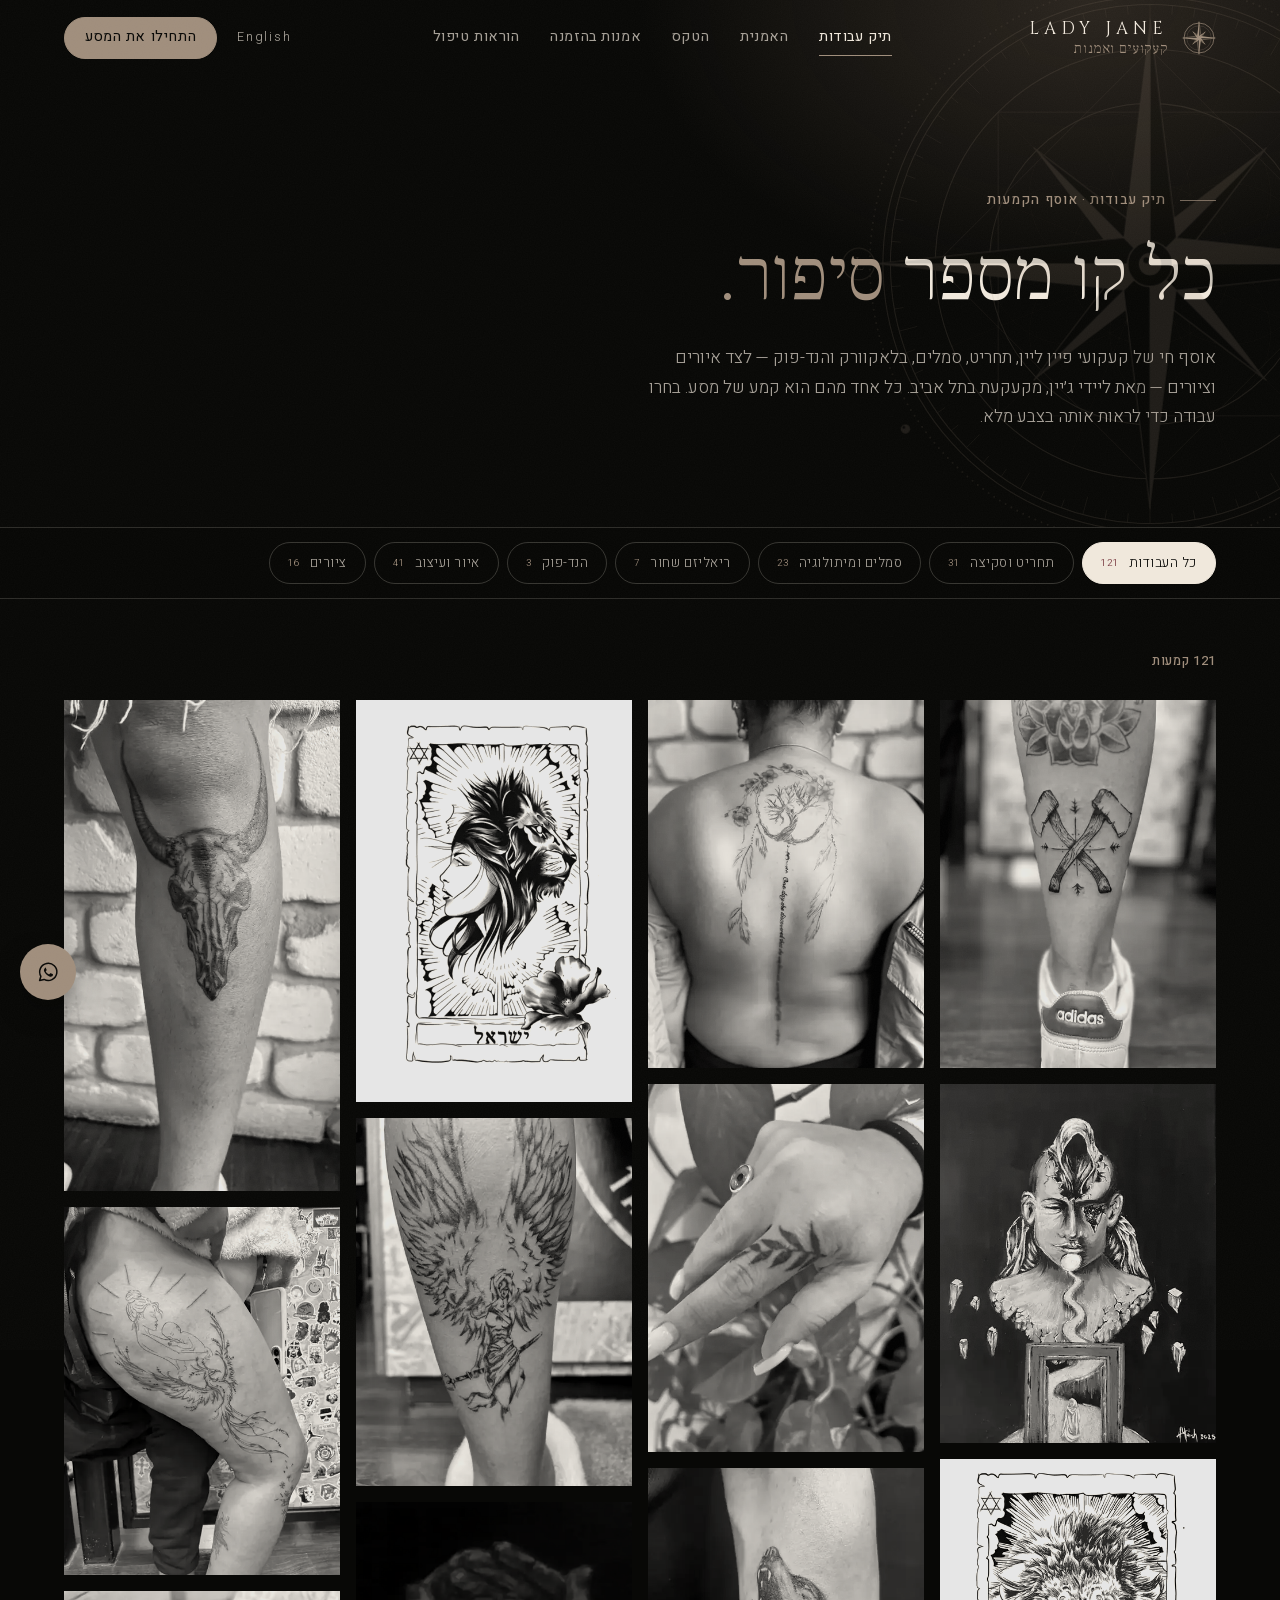
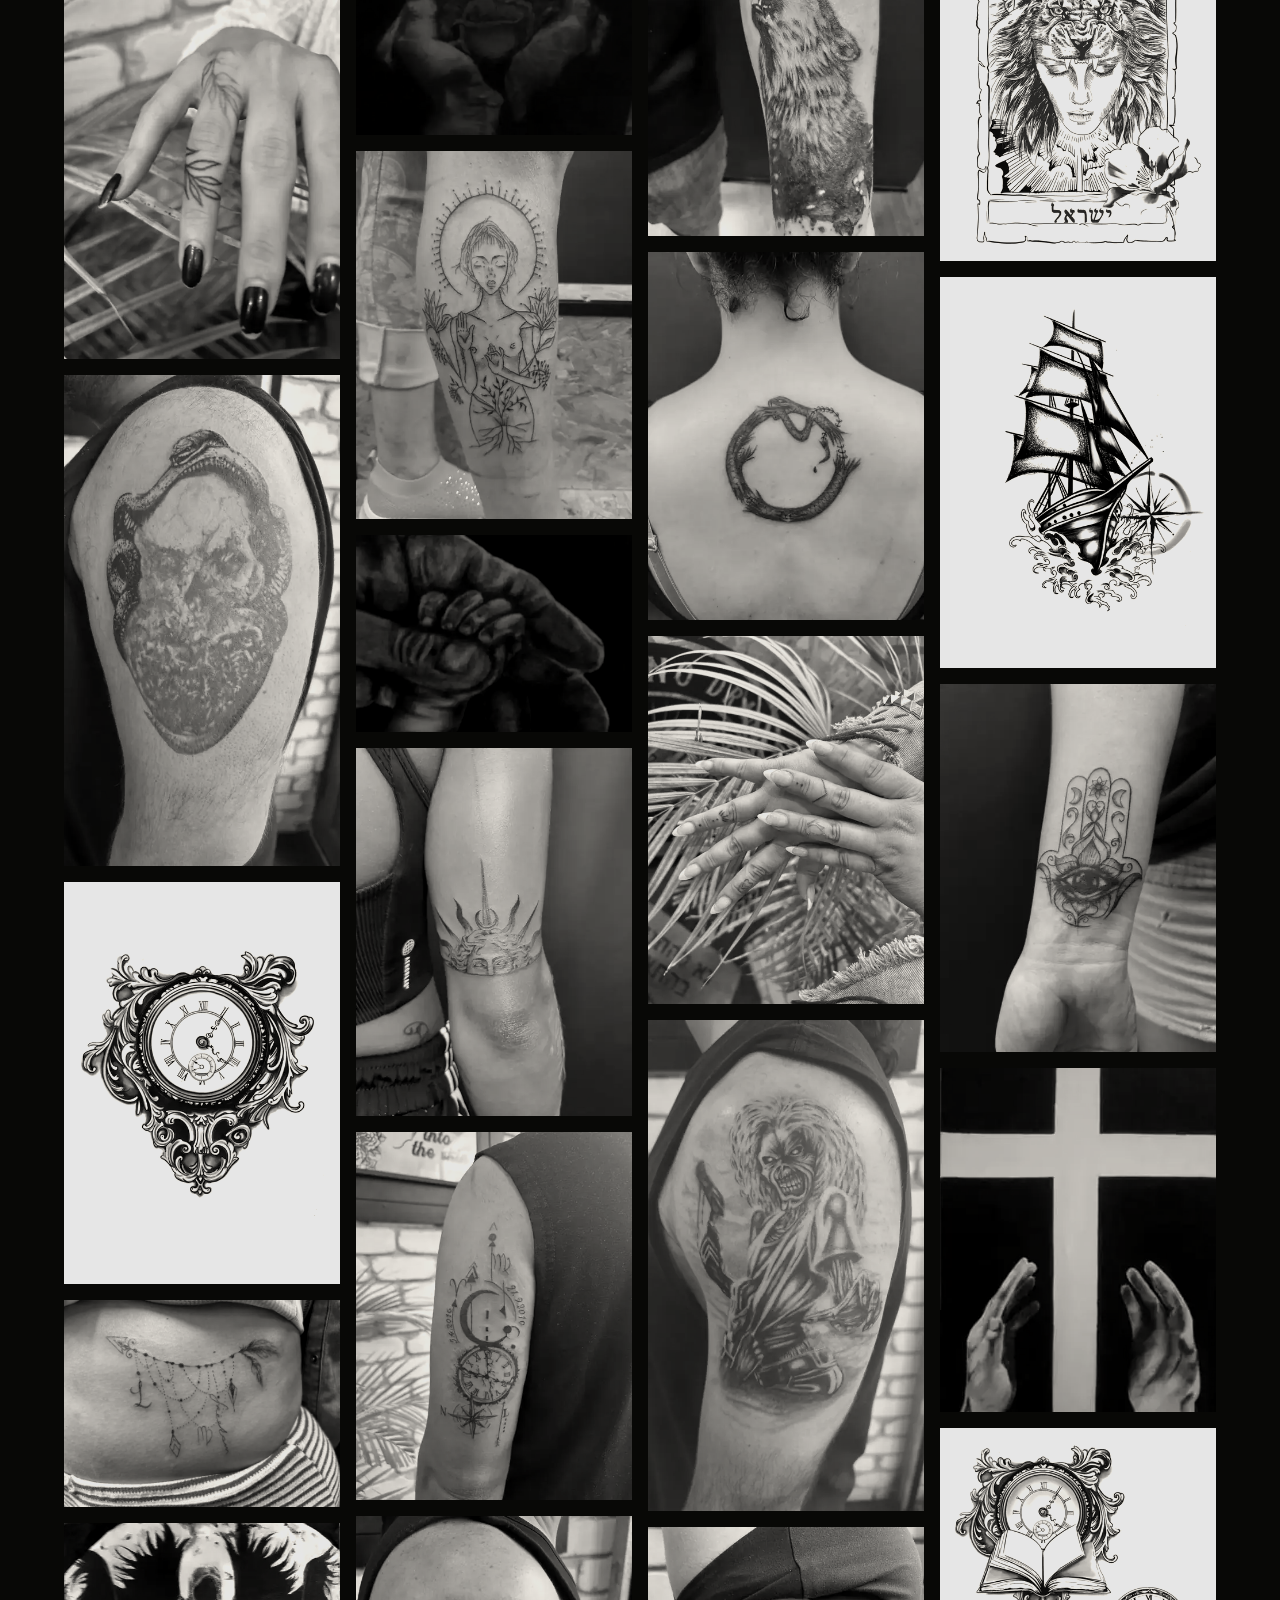
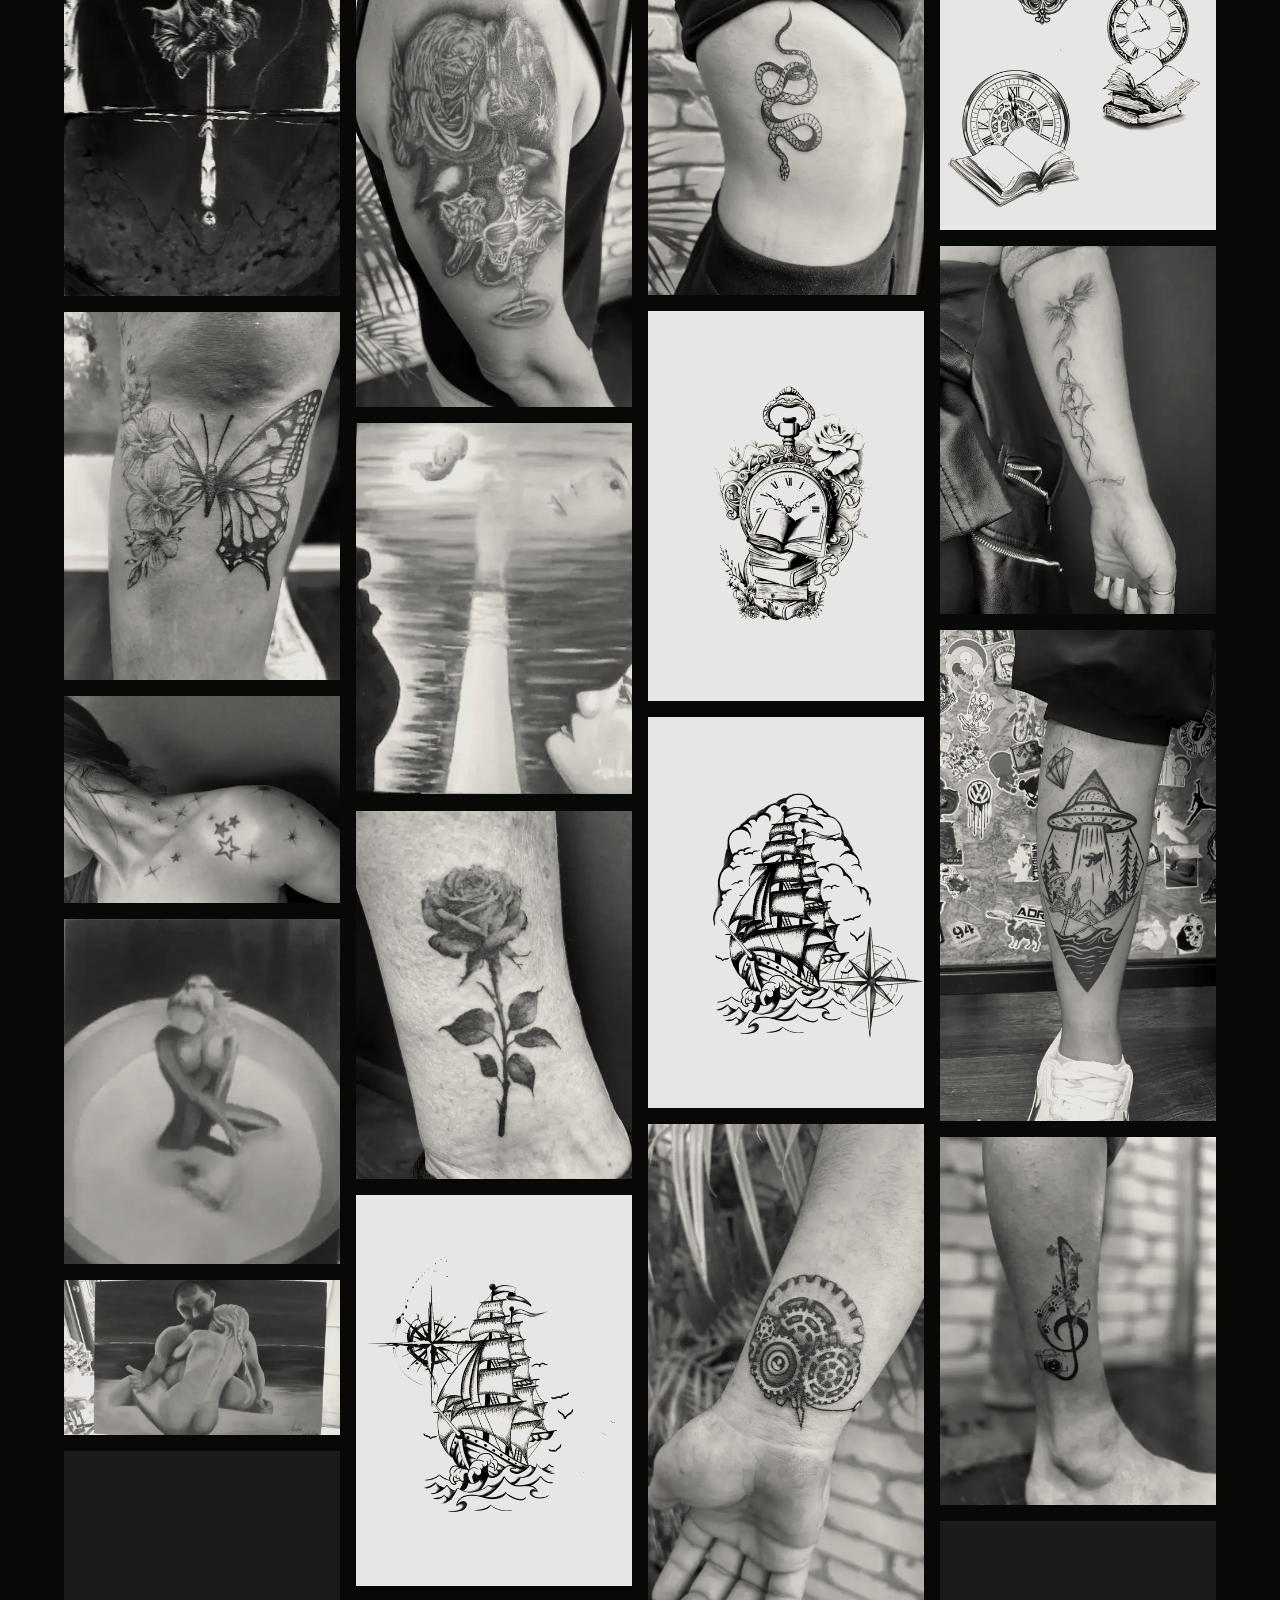
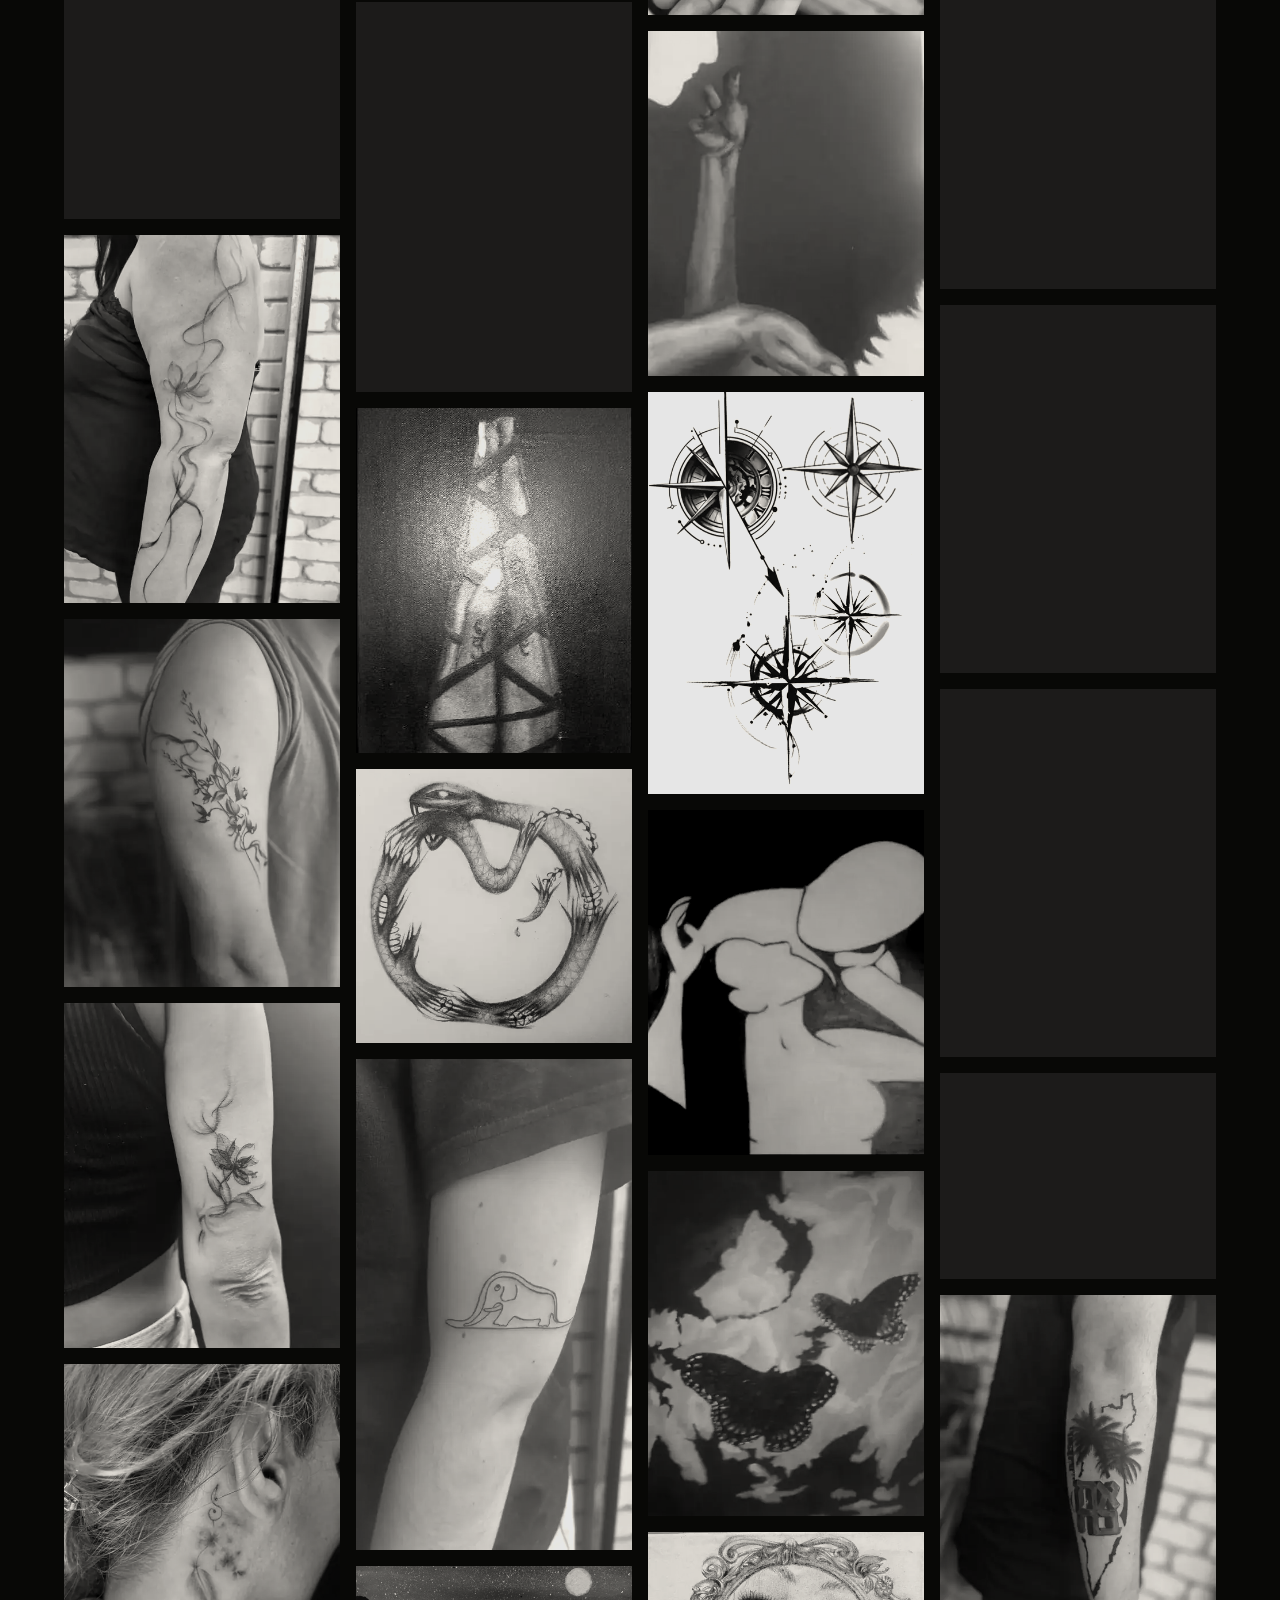
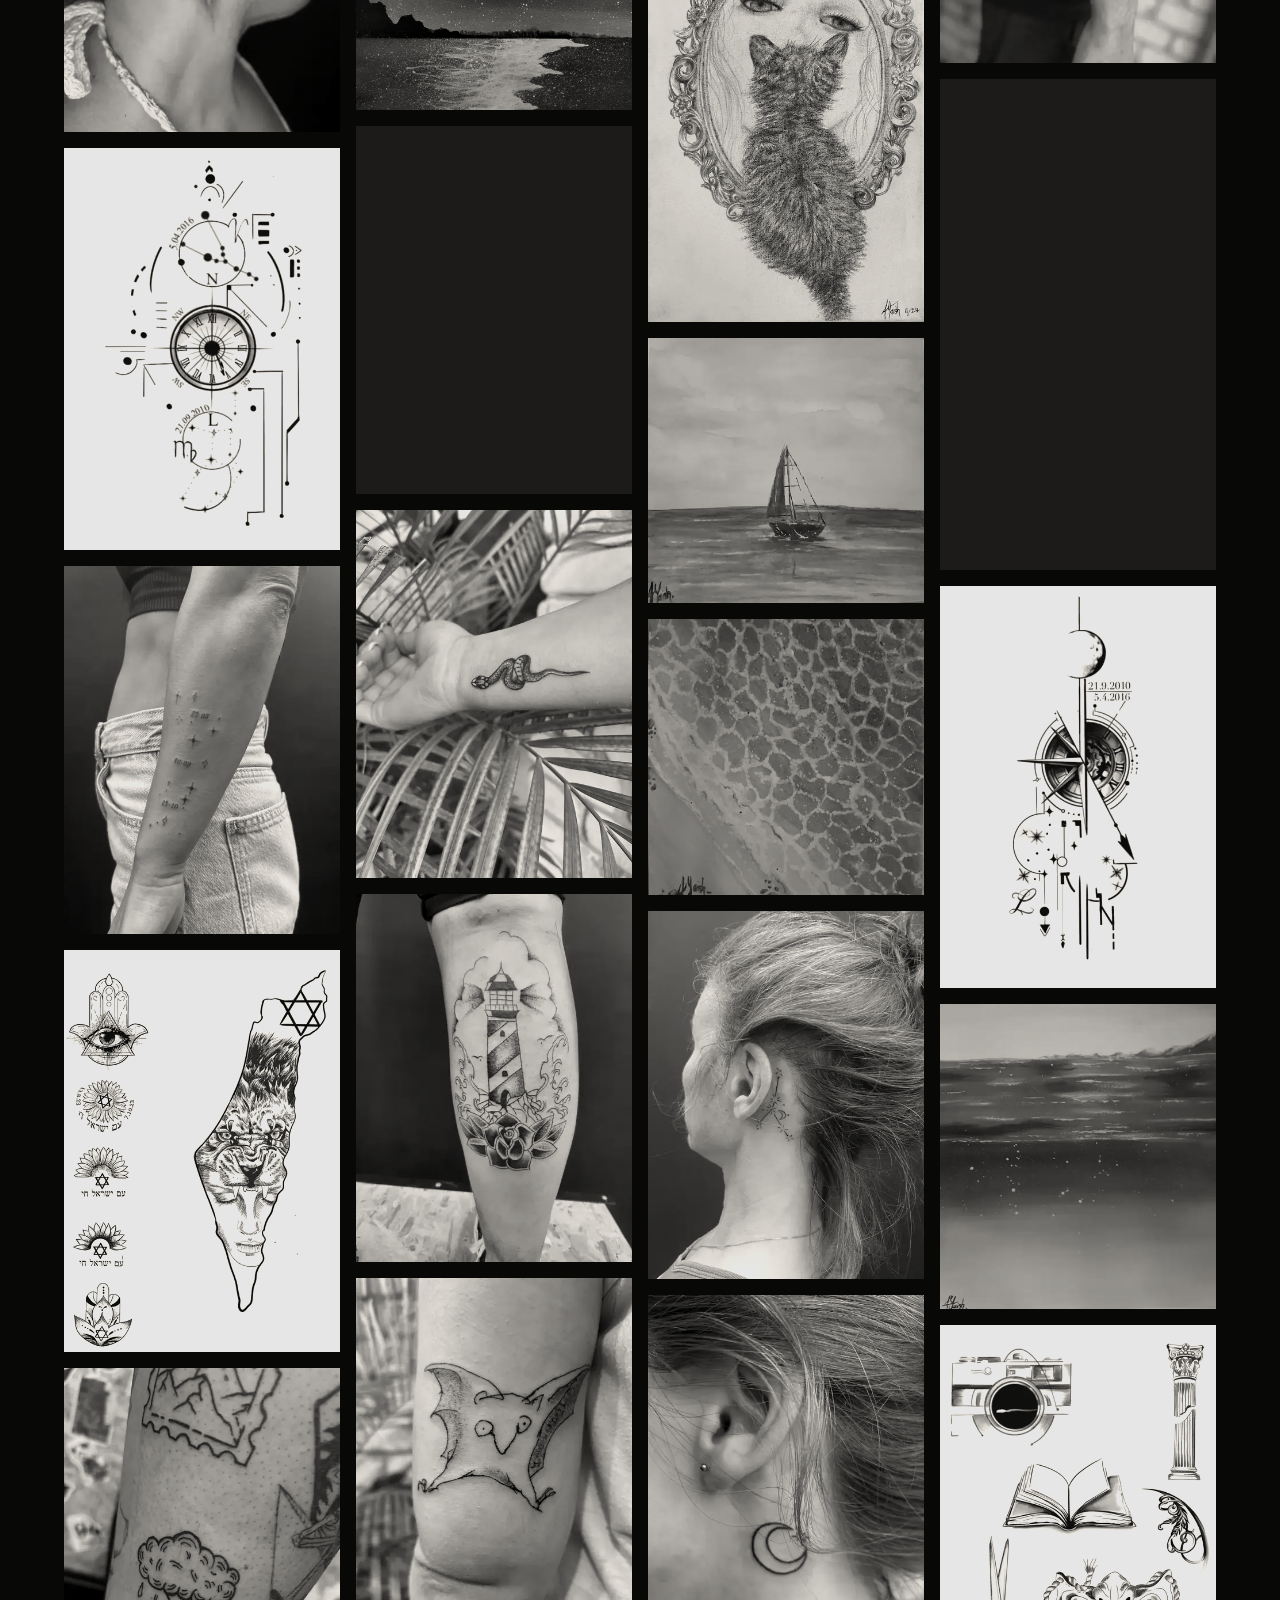
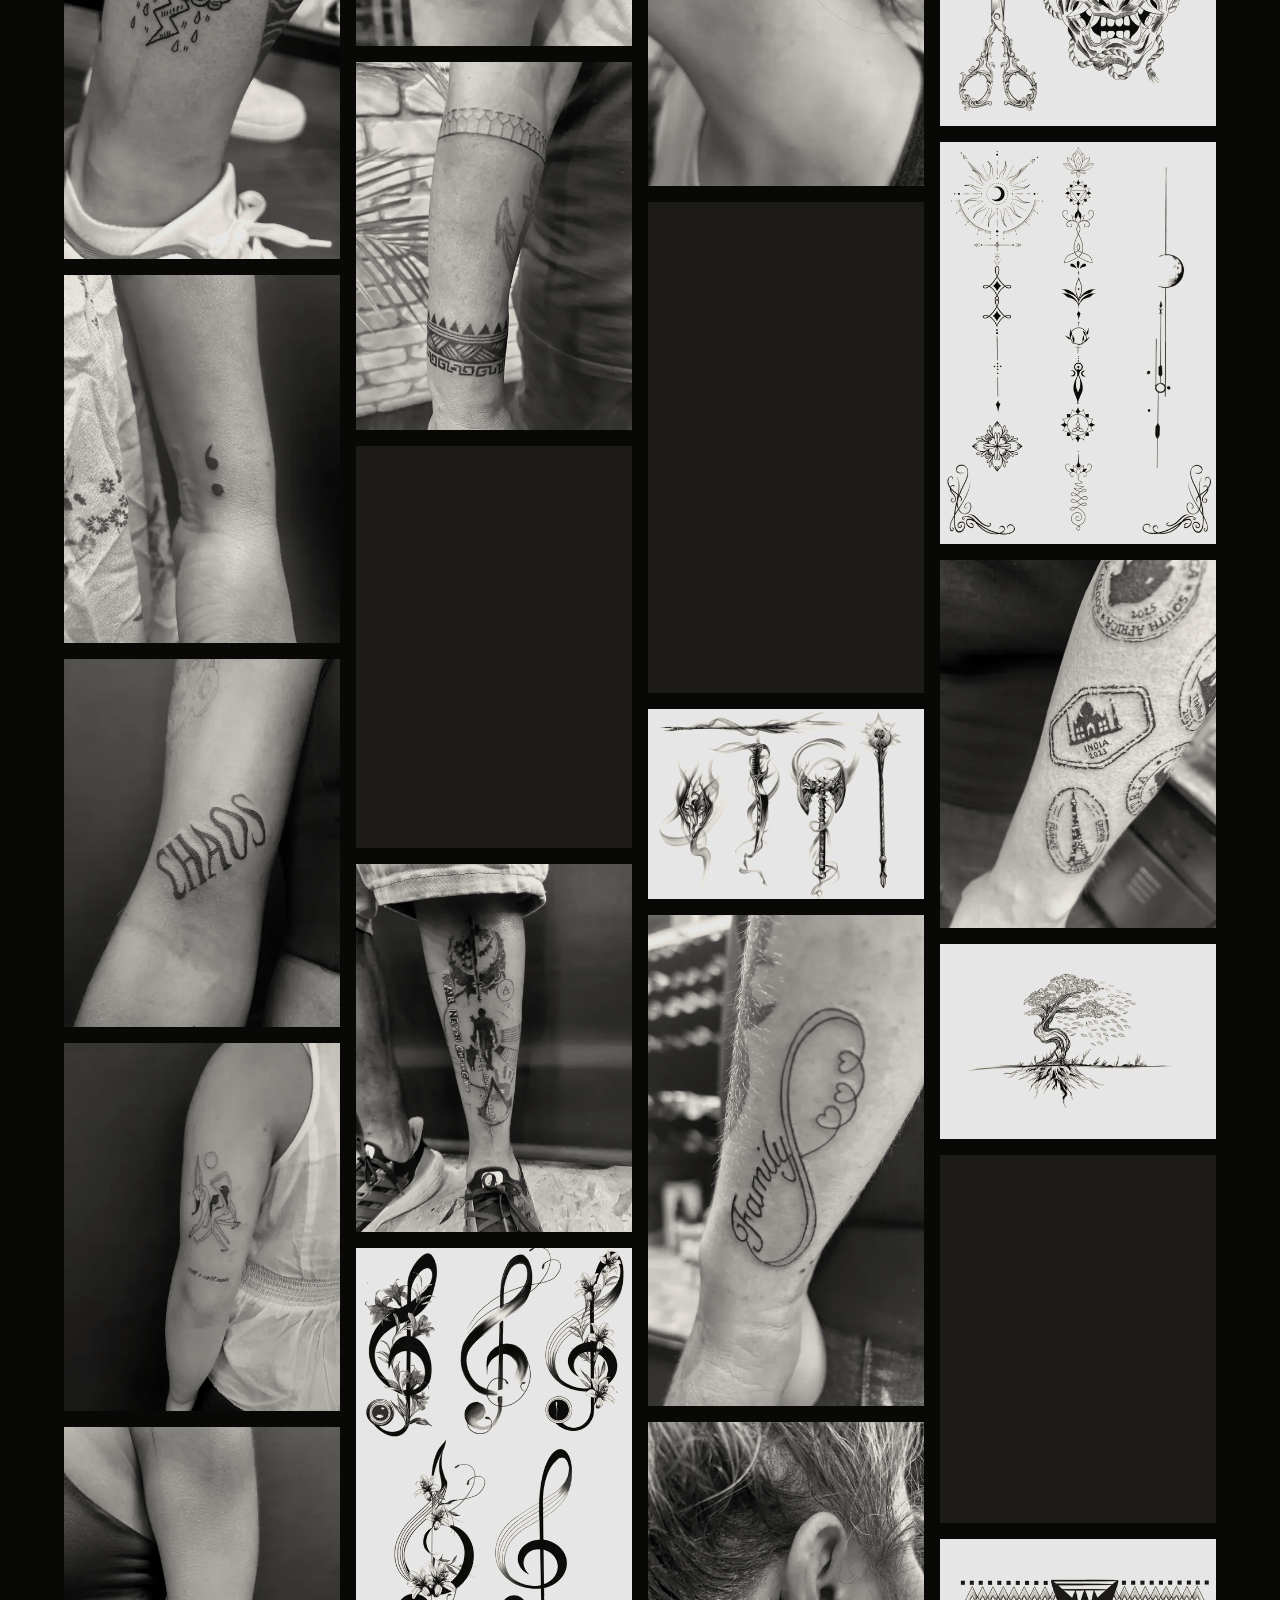
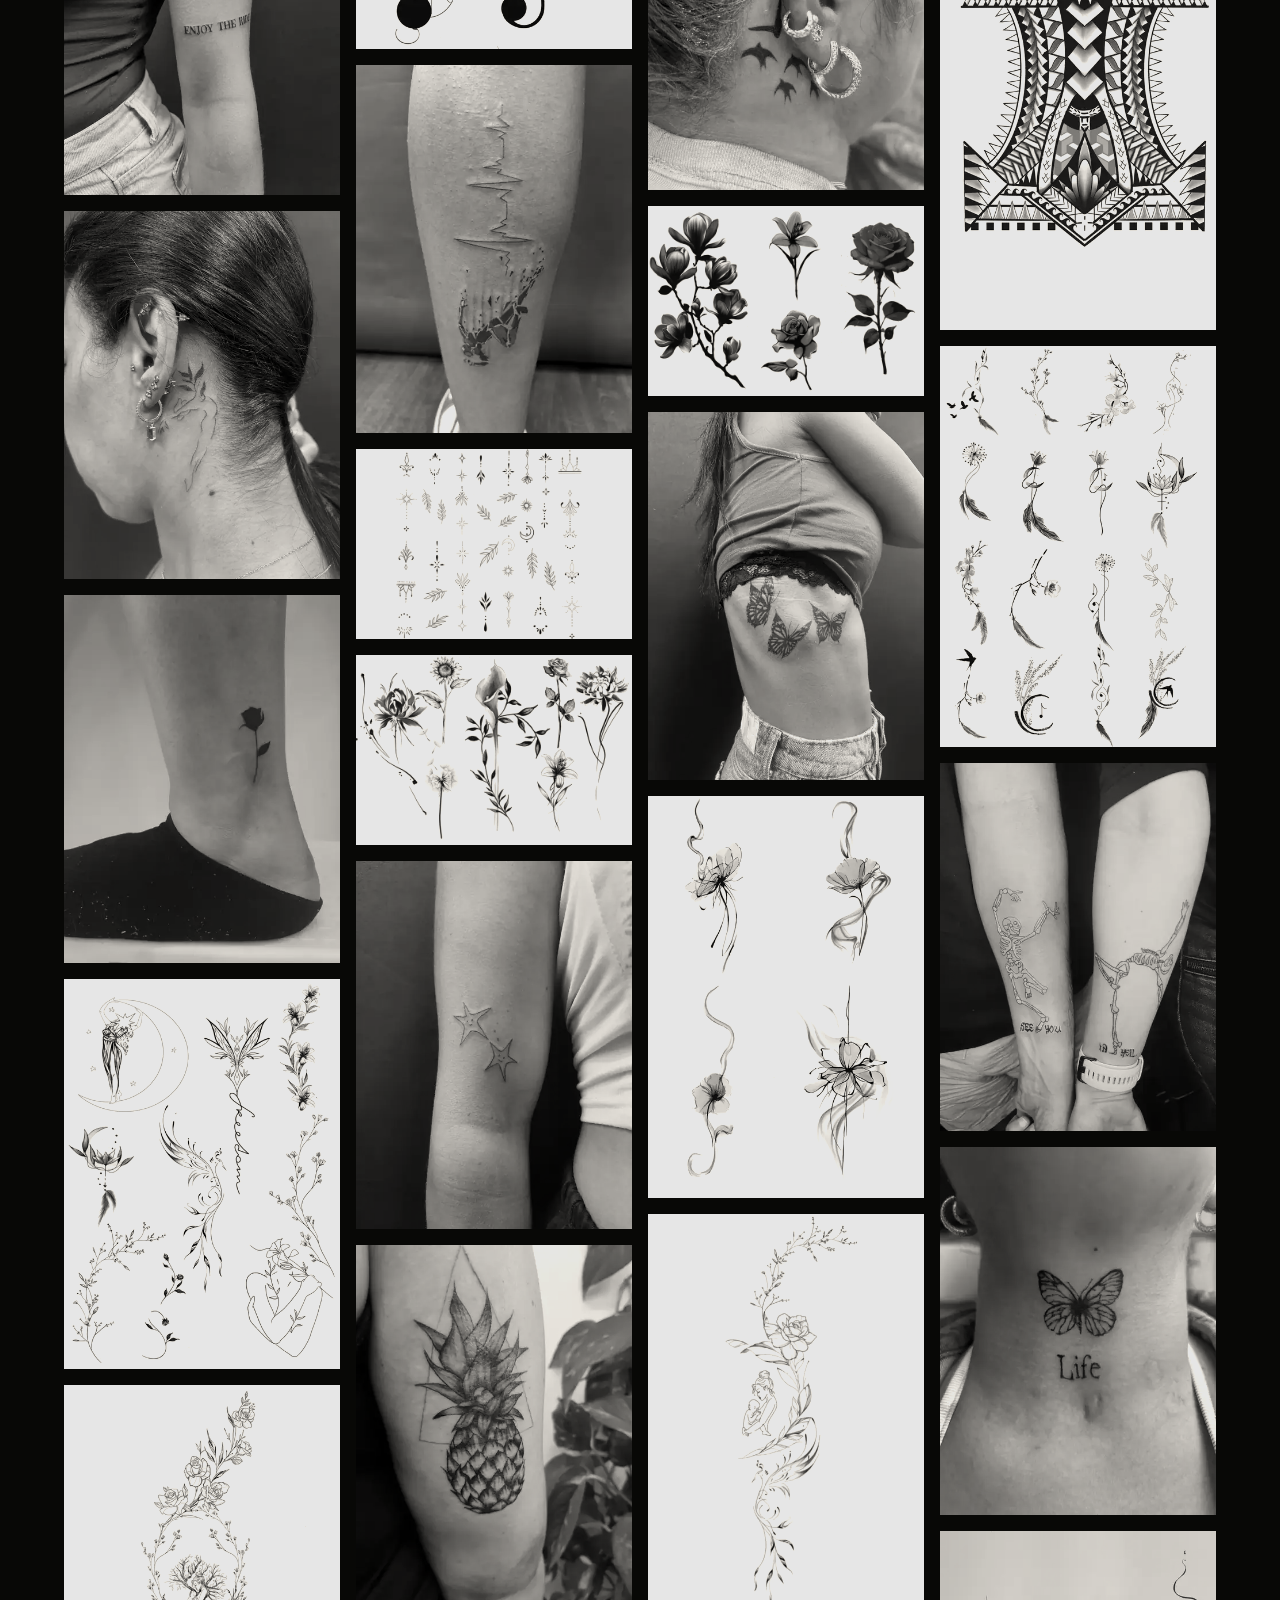
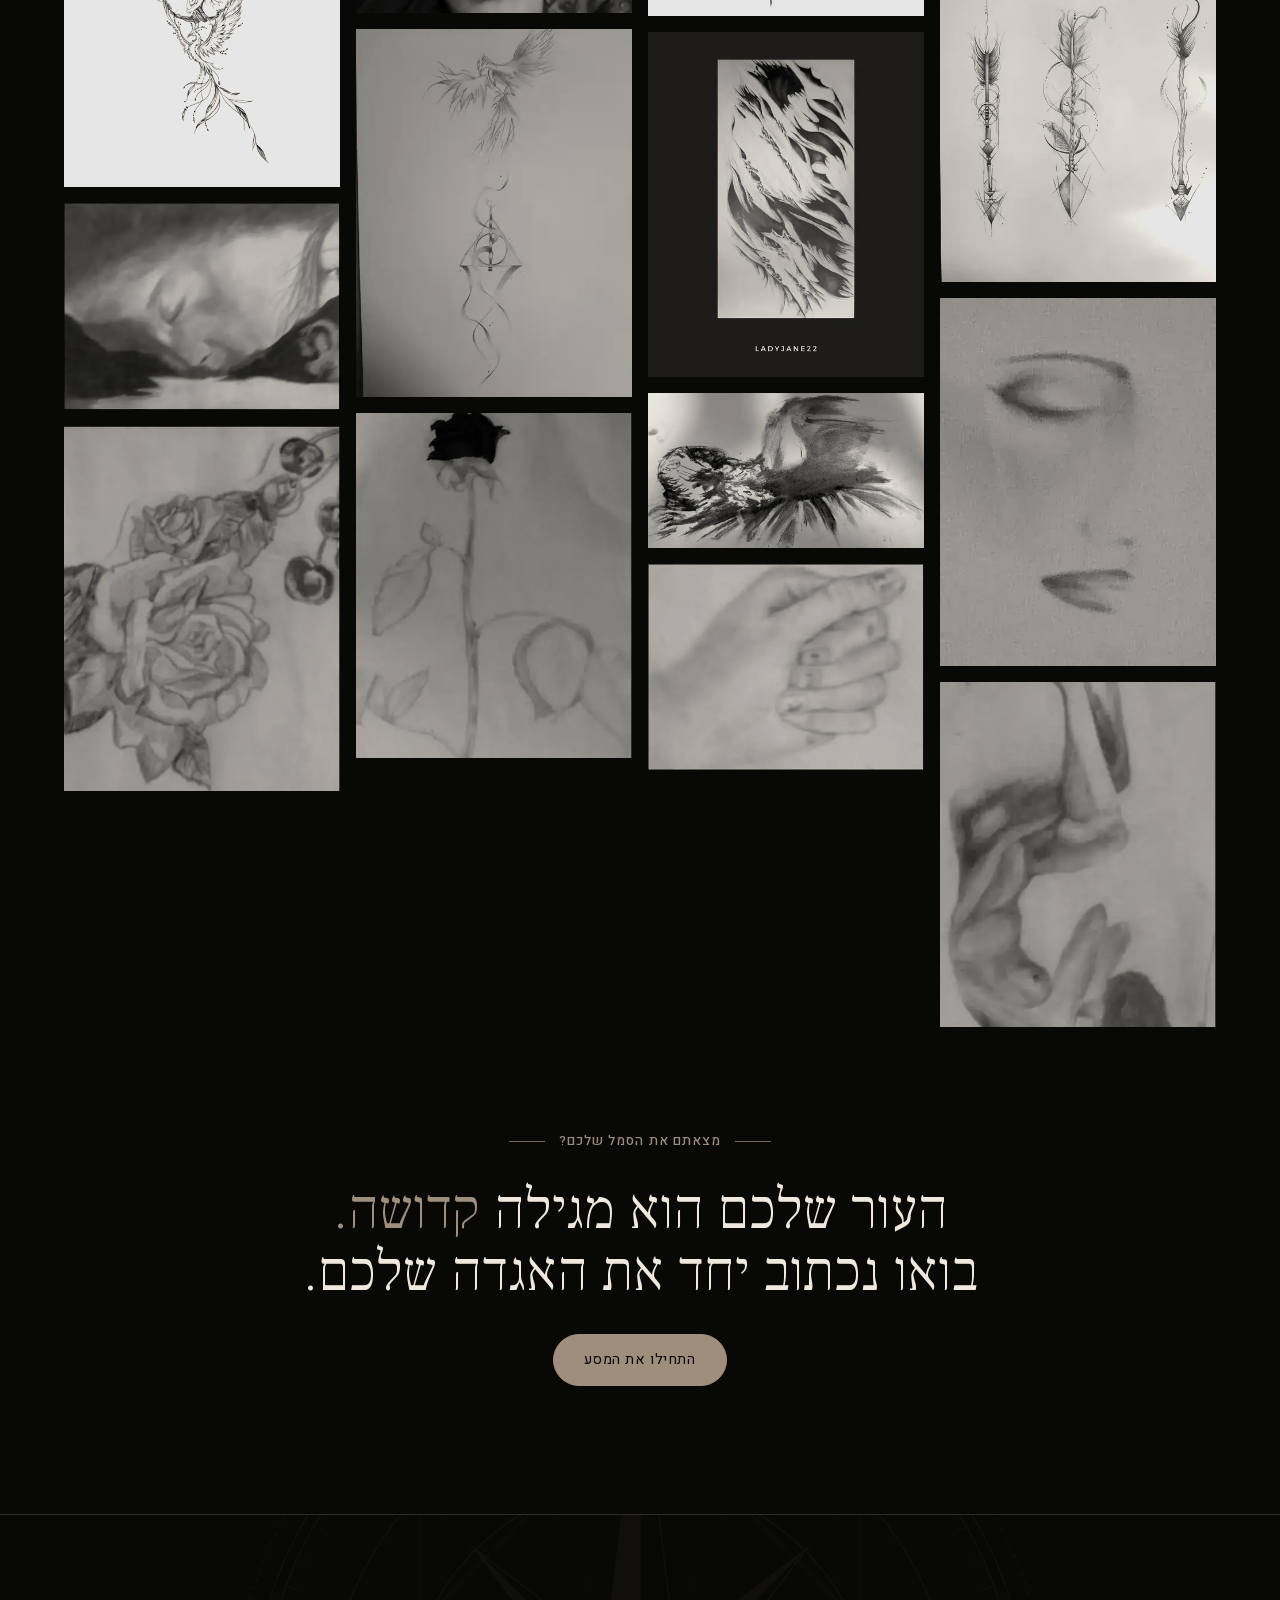
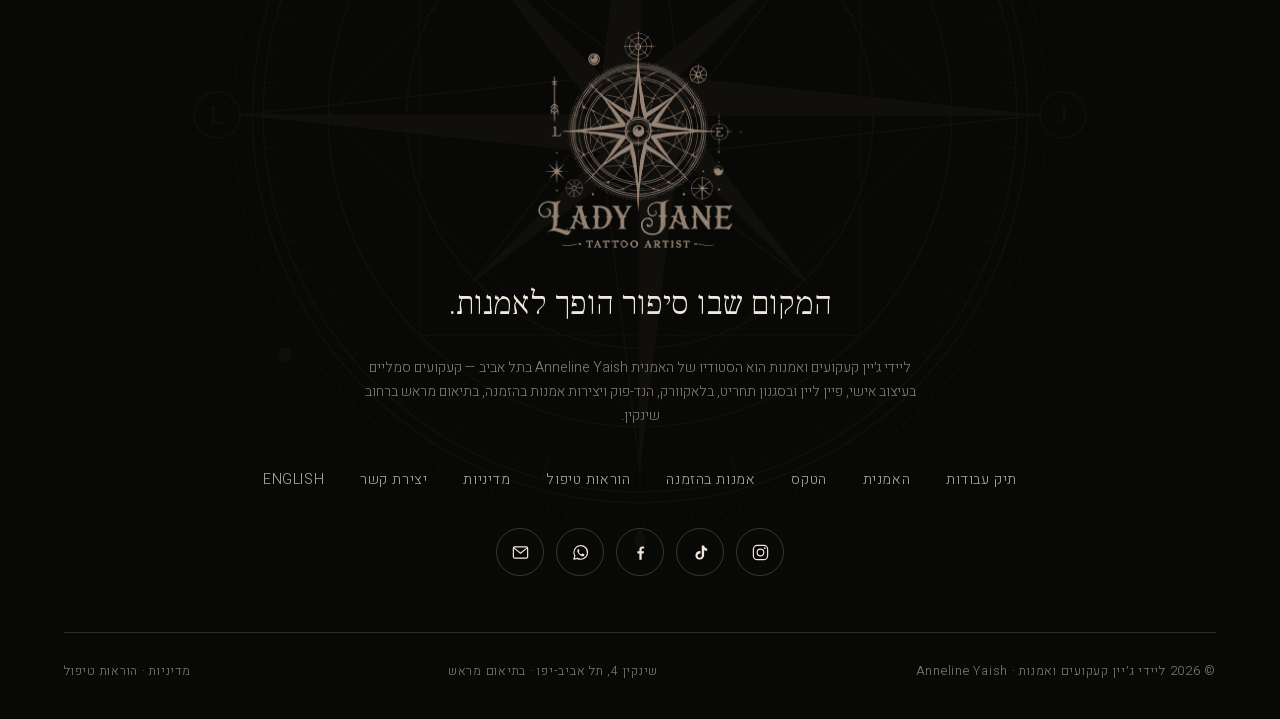
<file: he/work.html>
<!doctype html>
<html lang="he" dir="rtl" data-base="../">
<head>
<meta charset="utf-8">
<meta name="viewport" content="width=device-width, initial-scale=1, viewport-fit=cover">
<title>תיק עבודות קעקועים בתל אביב — פיין ליין ותחריט | ליידי ג׳יין</title>
<meta name="description" content="121 קעקועים, עיצובים וציורים של ליידי ג׳יין: תחריט וסקיצה, סמלים ומיתולוגיה, ריאליזם שחור והנד-פוק — נוצרו בתל אביב.">
<meta name="theme-color" content="#080806">
<meta name="robots" content="index, follow, max-image-preview:large">
<link rel="icon" href="../assets/img/brand/favicon.svg" type="image/svg+xml">
<link rel="icon" href="../assets/img/brand/favicon-192.png" type="image/png" sizes="192x192">
<link rel="icon" href="../assets/img/brand/favicon-48.png" type="image/png" sizes="48x48">
<link rel="apple-touch-icon" href="../assets/img/brand/apple-touch-icon.png">
<meta property="og:type" content="website">
<meta property="og:locale" content="he_IL">
<meta property="og:locale:alternate" content="en_US">
<meta property="og:site_name" content="Lady Jane — Tattoo &amp; Art">
<meta property="og:title" content="תיק עבודות קעקועים בתל אביב — פיין ליין ותחריט | ליידי ג׳יין">
<meta property="og:description" content="121 קעקועים, עיצובים וציורים של ליידי ג׳יין: תחריט וסקיצה, סמלים ומיתולוגיה, ריאליזם שחור והנד-פוק — נוצרו בתל אביב.">
<link rel="canonical" href="https://ladyjanetattoo.com/he/work.html">
<link rel="alternate" hreflang="en" href="https://ladyjanetattoo.com/work.html">
<link rel="alternate" hreflang="he" href="https://ladyjanetattoo.com/he/work.html">
<link rel="alternate" hreflang="x-default" href="https://ladyjanetattoo.com/work.html">
<meta property="og:url" content="https://ladyjanetattoo.com/he/work.html">
<meta property="og:image" content="https://ladyjanetattoo.com/assets/img/brand/og.jpg">
<meta property="og:image:width" content="1200">
<meta property="og:image:height" content="630">
<meta property="og:image:alt" content="Lady Jane Tattoo Artist — compass emblem">
<meta name="twitter:card" content="summary_large_image">
<meta name="twitter:title" content="תיק עבודות קעקועים בתל אביב — פיין ליין ותחריט | ליידי ג׳יין">
<meta name="twitter:description" content="121 קעקועים, עיצובים וציורים של ליידי ג׳יין: תחריט וסקיצה, סמלים ומיתולוגיה, ריאליזם שחור והנד-פוק — נוצרו בתל אביב.">
<link rel="preload" href="../assets/fonts/frank-ruhl-libre-hebrew-normal.woff2" as="font" type="font/woff2" crossorigin>
<link rel="preload" href="../assets/fonts/heebo-hebrew-normal.woff2" as="font" type="font/woff2" crossorigin>
<link rel="stylesheet" href="../assets/css/style.css?v=a861ec20">
<script>document.documentElement.classList.add('js')</script>
<script type="application/ld+json">{"@context":"https://schema.org","@graph":[{"@type":"BreadcrumbList","itemListElement":[{"@type":"ListItem","position":1,"name":"דף הבית","item":"https://ladyjanetattoo.com/he/"},{"@type":"ListItem","position":2,"name":"תיק עבודות","item":"https://ladyjanetattoo.com/he/work.html"}]},{"@type":"CollectionPage","@id":"https://ladyjanetattoo.com/he/work.html#page","url":"https://ladyjanetattoo.com/he/work.html","name":"תיק עבודות קעקועים בתל אביב — פיין ליין ותחריט | ליידי ג׳יין","inLanguage":"he","about":{"@id":"https://ladyjanetattoo.com/#studio"},"isPartOf":{"@id":"https://ladyjanetattoo.com/he/#website"}}]}</script>
</head>
<body>
<svg class="sprite" width="0" height="0" aria-hidden="true" focusable="false">
  <symbol id="i-instagram" viewBox="0 0 24 24"><g fill="none" stroke="currentColor" stroke-width="1.5"><rect x="3" y="3" width="18" height="18" rx="5"/><circle cx="12" cy="12" r="4.2"/></g><circle cx="17.4" cy="6.6" r="1.1" fill="currentColor"/></symbol>
  <symbol id="i-tiktok" viewBox="0 0 24 24"><path fill="currentColor" d="M16.6 3c.3 2.1 1.6 3.6 3.9 3.8v3.1a7 7 0 0 1-3.9-1.1v6.3c0 3.8-3.1 6.4-6.6 5.8-3.3-.5-5.1-3.9-4.1-6.9.8-2.5 3.4-4.1 6.1-3.7v3.2c-.6-.2-1.3-.2-1.9 0-1.4.5-2.1 2-1.6 3.4.5 1.4 2.2 2.1 3.6 1.5.9-.4 1.5-1.4 1.5-2.4V3h3z"/></symbol>
  <symbol id="i-facebook" viewBox="0 0 24 24"><path fill="currentColor" d="M13.5 21v-7.6H16l.4-3h-2.9V8.6c0-.9.3-1.5 1.5-1.5h1.6V4.4c-.3 0-1.2-.1-2.3-.1-2.2 0-3.7 1.3-3.7 3.8v2.3H8.1v3h2.5V21h2.9z"/></symbol>
  <symbol id="i-whatsapp" viewBox="0 0 24 24"><path fill="none" stroke="currentColor" stroke-width="1.5" stroke-linejoin="round" d="M3.6 20.4l1.3-4.1a8.6 8.6 0 1 1 3.2 3.1l-4.5 1z"/><path fill="currentColor" d="M9.1 7.4c.3 0 .5 0 .7.5l.8 1.8c.1.3 0 .5-.1.7l-.6.7c-.1.2-.2.3 0 .6.5.9 1.7 2.1 2.9 2.6.3.1.4.1.6-.1l.8-.9c.2-.2.4-.2.6-.1l1.8.9c.3.1.4.3.4.5 0 .6-.3 1.4-.9 1.7-.6.4-1.5.5-2.6.1-1.9-.6-3.9-2.4-5-4.3-.7-1.3-.7-2.4-.2-3.2.3-.6.7-.9.8-1z"/></symbol>
  <symbol id="i-mail" viewBox="0 0 24 24"><g fill="none" stroke="currentColor" stroke-width="1.5"><rect x="3" y="5" width="18" height="14" rx="1.5"/><path d="M3.6 6.2L12 13l8.4-6.8"/></g></symbol>
  <symbol id="i-phone" viewBox="0 0 24 24"><path fill="none" stroke="currentColor" stroke-width="1.5" stroke-linejoin="round" d="M6.6 3.5h2.6l1.4 4.2-2 1.4a12 12 0 0 0 6.3 6.3l1.4-2 4.2 1.4v2.6a2 2 0 0 1-2 2A16.5 16.5 0 0 1 4.6 5.5a2 2 0 0 1 2-2z"/></symbol>
  <symbol id="i-pin" viewBox="0 0 24 24"><g fill="none" stroke="currentColor" stroke-width="1.5"><path d="M12 21s-7-6.1-7-11.5a7 7 0 0 1 14 0C19 14.9 12 21 12 21z"/><circle cx="12" cy="9.5" r="2.5"/></g></symbol>
  <symbol id="i-calendar" viewBox="0 0 24 24"><g fill="none" stroke="currentColor" stroke-width="1.5"><rect x="3.5" y="5" width="17" height="15" rx="1.5"/><path d="M3.5 10h17M8 3v4M16 3v4"/></g></symbol>
  <symbol id="i-compass" viewBox="-50 -50 100 100"><circle r="44" fill="none" stroke="currentColor" stroke-width="2"/><circle r="36" fill="none" stroke="currentColor" stroke-width="1" opacity=".6"/><path d="M0 0L0.0 -6.0L18.38 -18.38Z" fill="currentColor"/><path d="M0 0L18.38 -18.38L6.0 0.0Z" fill="none" stroke="currentColor" stroke-width="1.5" stroke-linejoin="round"/><path d="M0 0L6.0 0.0L18.38 18.38Z" fill="currentColor"/><path d="M0 0L18.38 18.38L0.0 6.0Z" fill="none" stroke="currentColor" stroke-width="1.5" stroke-linejoin="round"/><path d="M0 0L0.0 6.0L-18.38 18.38Z" fill="currentColor"/><path d="M0 0L-18.38 18.38L-6.0 0.0Z" fill="none" stroke="currentColor" stroke-width="1.5" stroke-linejoin="round"/><path d="M0 0L-6.0 0.0L-18.38 -18.38Z" fill="currentColor"/><path d="M0 0L-18.38 -18.38L-0.0 -6.0Z" fill="none" stroke="currentColor" stroke-width="1.5" stroke-linejoin="round"/><path d="M0 0L-5.66 -5.66L0.0 -48.0Z" fill="currentColor"/><path d="M0 0L0.0 -48.0L5.66 -5.66Z" fill="none" stroke="currentColor" stroke-width="1.5" stroke-linejoin="round"/><path d="M0 0L5.66 -5.66L48.0 0.0Z" fill="currentColor"/><path d="M0 0L48.0 0.0L5.66 5.66Z" fill="none" stroke="currentColor" stroke-width="1.5" stroke-linejoin="round"/><path d="M0 0L5.66 5.66L0.0 48.0Z" fill="currentColor"/><path d="M0 0L0.0 48.0L-5.66 5.66Z" fill="none" stroke="currentColor" stroke-width="1.5" stroke-linejoin="round"/><path d="M0 0L-5.66 5.66L-48.0 0.0Z" fill="currentColor"/><path d="M0 0L-48.0 0.0L-5.66 -5.66Z" fill="none" stroke="currentColor" stroke-width="1.5" stroke-linejoin="round"/><circle r="5" fill="currentColor"/></symbol>
</svg>
<a class="skip-link" href="#main">דילוג לתוכן</a>
<header class="site-header" id="top">
  <div class="wrap">
    <a class="brand" href="./" aria-label="ליידי ג׳יין — קעקועים ואמנות, לדף הבית">
      <svg class="mini-compass" viewBox="0 0 100 100" aria-hidden="true"><use href="#i-compass"/></svg>
      <span class="brand-text"><span class="brand-name">LADY JANE</span><span class="brand-sub">קעקועים ואמנות</span></span>
    </a>
    <nav class="nav" aria-label="ראשי">
      <a href="work.html" aria-current="page">תיק עבודות</a>
      <a href="./#artist">האמנית</a>
      <a href="./#rite">הטקס</a>
      <a href="./#commissions">אמנות בהזמנה</a>
      <a href="aftercare.html">הוראות טיפול</a>
    </nav>
    <div class="header-cta">
      <a class="lang-switch" href="../work.html" hreflang="en" lang="en" aria-label="English"><span class="long">English</span><span class="short" aria-hidden="true">EN</span></a>
      <a class="btn btn--sm" href="./#begin">התחילו את המסע</a>
      <button class="menu-toggle" type="button" aria-expanded="false" aria-controls="mobile-menu"><span class="label">תפריט</span><span class="bars" aria-hidden="true"></span></button>
    </div>
  </div>
</header>
<div class="mobile-menu" id="mobile-menu">
  <span class="compass compass--static" aria-hidden="true"></span>
  <nav aria-label="תפריט נייד">
    <a href="work.html"><span>א׳</span>תיק העבודות</a>
    <a href="./#artist"><span>ב׳</span>האמנית</a>
    <a href="./#rite"><span>ג׳</span>הטקס</a>
    <a href="./#commissions"><span>ד׳</span>אמנות בהזמנה</a>
    <a href="aftercare.html"><span>ה׳</span>הוראות טיפול</a>
    <a href="./#begin"><span>ו׳</span>התחילו את המסע</a>
  </nav>
  <div class="menu-foot">
    <a class="btn" href="https://wa.me/972515002650" target="_blank" rel="noopener"><svg aria-hidden="true"><use href="#i-whatsapp"/></svg>וואטסאפ</a>
    <a class="link-arrow" href="https://www.instagram.com/ladyjane_tattoo_art/" target="_blank" rel="noopener" dir="ltr">@ladyjane_tattoo_art</a>
  </div>
</div>
<main id="main">
  <section class="page-hero" aria-labelledby="archive-title">
    <svg class="compass is-drawing" viewBox="-332 -332 664 664" aria-hidden="true" focusable="false"><g class="compass-spin"><circle class="c-dots" r="300"/><circle class="c-draw" r="286" pathLength="1"/><circle class="c-draw" r="278" pathLength="1"/><circle class="c-draw" r="230" pathLength="1"/><circle class="c-draw" r="172" pathLength="1"/><path class="c-draw c-thin" d="M0.0 -278.0L0.0 -250.0M24.23 -276.94L23.36 -266.98M48.27 -273.78L46.54 -263.93M71.95 -268.53L66.78 -249.21M95.08 -261.23L91.66 -251.84M117.49 -251.95L113.26 -242.89M139.0 -240.76L129.0 -223.43M159.45 -227.72L153.72 -219.53M178.69 -212.96L172.27 -205.3M196.58 -196.58L182.43 -182.43M212.96 -178.69L205.3 -172.27M227.72 -159.45L219.53 -153.72M240.76 -139.0L223.43 -129.0M251.95 -117.49L242.89 -113.26M261.23 -95.08L251.84 -91.66M268.53 -71.95L249.21 -66.78M273.78 -48.27L263.93 -46.54M276.94 -24.23L266.98 -23.36M278.0 0.0L250.0 0.0M276.94 24.23L266.98 23.36M273.78 48.27L263.93 46.54M268.53 71.95L249.21 66.78M261.23 95.08L251.84 91.66M251.95 117.49L242.89 113.26M240.76 139.0L223.43 129.0M227.72 159.45L219.53 153.72M212.96 178.69L205.3 172.27M196.58 196.58L182.43 182.43M178.69 212.96L172.27 205.3M159.45 227.72L153.72 219.53M139.0 240.76L129.0 223.43M117.49 251.95L113.26 242.89M95.08 261.23L91.66 251.84M71.95 268.53L66.78 249.21M48.27 273.78L46.54 263.93M24.23 276.94L23.36 266.98M0.0 278.0L0.0 250.0M-24.23 276.94L-23.36 266.98M-48.27 273.78L-46.54 263.93M-71.95 268.53L-66.78 249.21M-95.08 261.23L-91.66 251.84M-117.49 251.95L-113.26 242.89M-139.0 240.76L-129.0 223.43M-159.45 227.72L-153.72 219.53M-178.69 212.96L-172.27 205.3M-196.58 196.58L-182.43 182.43M-212.96 178.69L-205.3 172.27M-227.72 159.45L-219.53 153.72M-240.76 139.0L-223.43 129.0M-251.95 117.49L-242.89 113.26M-261.23 95.08L-251.84 91.66M-268.53 71.95L-249.21 66.78M-273.78 48.27L-263.93 46.54M-276.94 24.23L-266.98 23.36M-278.0 0.0L-250.0 0.0M-276.94 -24.23L-266.98 -23.36M-273.78 -48.27L-263.93 -46.54M-268.53 -71.95L-249.21 -66.78M-261.23 -95.08L-251.84 -91.66M-251.95 -117.49L-242.89 -113.26M-240.76 -139.0L-223.43 -129.0M-227.72 -159.45L-219.53 -153.72M-212.96 -178.69L-205.3 -172.27M-196.58 -196.58L-182.43 -182.43M-178.69 -212.96L-172.27 -205.3M-159.45 -227.72L-153.72 -219.53M-139.0 -240.76L-129.0 -223.43M-117.49 -251.95L-113.26 -242.89M-95.08 -261.23L-91.66 -251.84M-71.95 -268.53L-66.78 -249.21M-48.27 -273.78L-46.54 -263.93M-24.23 -276.94L-23.36 -266.98" pathLength="1"/><path class="c-draw c-thin" d="M0.0 -230.0L230.0 0.0L0.0 230.0L-230.0 0.0Z" pathLength="1"/><path class="c-draw c-thin" d="M162.63 -162.63L162.63 162.63L-162.63 162.63L-162.63 -162.63Z" pathLength="1"/><g class="c-seed"><circle class="c-draw c-thin" r="86" pathLength="1"/><circle class="c-draw c-thin" cx="43.0" cy="-74.48" r="86" pathLength="1"/><circle class="c-draw c-thin" cx="86.0" cy="0.0" r="86" pathLength="1"/><circle class="c-draw c-thin" cx="43.0" cy="74.48" r="86" pathLength="1"/><circle class="c-draw c-thin" cx="-43.0" cy="74.48" r="86" pathLength="1"/><circle class="c-draw c-thin" cx="-86.0" cy="0.0" r="86" pathLength="1"/><circle class="c-draw c-thin" cx="-43.0" cy="-74.48" r="86" pathLength="1"/></g><path class="c-draw c-faint" d="M0.0 -50.0L0.0 -230.0M19.13 -46.19L88.02 -212.49M35.36 -35.36L162.63 -162.63M46.19 -19.13L212.49 -88.02M50.0 0.0L230.0 0.0M46.19 19.13L212.49 88.02M35.36 35.36L162.63 162.63M19.13 46.19L88.02 212.49M0.0 50.0L0.0 230.0M-19.13 46.19L-88.02 212.49M-35.36 35.36L-162.63 162.63M-46.19 19.13L-212.49 88.02M-50.0 0.0L-230.0 0.0M-46.19 -19.13L-212.49 -88.02M-35.36 -35.36L-162.63 -162.63M-19.13 -46.19L-88.02 -212.49" pathLength="1"/><g class="c-star"><path class="c-fill" d="M0 0L0.0 -30.0L124.45 -124.45Z"/><path class="c-shade" d="M0 0L124.45 -124.45L30.0 0.0Z"/><path class="c-fill" d="M0 0L30.0 0.0L124.45 124.45Z"/><path class="c-shade" d="M0 0L124.45 124.45L0.0 30.0Z"/><path class="c-fill" d="M0 0L0.0 30.0L-124.45 124.45Z"/><path class="c-shade" d="M0 0L-124.45 124.45L-30.0 0.0Z"/><path class="c-fill" d="M0 0L-30.0 0.0L-124.45 -124.45Z"/><path class="c-shade" d="M0 0L-124.45 -124.45L-0.0 -30.0Z"/><path class="c-fill" d="M0 0L-28.28 -28.28L0.0 -262.0Z"/><path class="c-shade" d="M0 0L0.0 -262.0L28.28 -28.28Z"/><path class="c-fill" d="M0 0L28.28 -28.28L296.0 0.0Z"/><path class="c-shade" d="M0 0L296.0 0.0L28.28 28.28Z"/><path class="c-fill" d="M0 0L28.28 28.28L0.0 262.0Z"/><path class="c-shade" d="M0 0L0.0 262.0L-28.28 28.28Z"/><path class="c-fill" d="M0 0L-28.28 28.28L-296.0 0.0Z"/><path class="c-shade" d="M0 0L-296.0 0.0L-28.28 -28.28Z"/></g><circle class="c-hub" r="24"/><circle class="c-pupil" r="12"/><circle class="c-glint" cx="-4" cy="-4" r="3.2"/></g><g class="compass-orn"><circle class="c-draw" cx="-312" cy="0" r="17" pathLength="1"/><text class="c-letter" x="-312" y="6.5" text-anchor="middle">L</text><circle class="c-draw" cx="312" cy="0" r="17" pathLength="1"/><text class="c-letter" x="312" y="6.5" text-anchor="middle">J</text><circle class="c-draw c-thin" cx="0" cy="-314" r="14" pathLength="1"/><path class="c-draw c-thin" d="M14.0 -314.0L-14.0 -314.0M9.9 -304.1L-9.9 -323.9M0.0 -300.0L0.0 -328.0M-9.9 -304.1L9.9 -323.9" pathLength="1"/><circle class="c-pupil" cx="269.68" cy="-168.51" r="7"/><circle class="c-glint" cx="267.23" cy="-170.96" r="2.10"/><circle class="c-pupil" cx="-261.98" cy="176.7" r="5"/><circle class="c-glint" cx="-263.73" cy="174.95" r="1.50"/><path class="c-fill" d="M0 304L5 314L0 324L-5 314Z"/></g></svg>
    <div class="wrap">
      <h1 class="display" id="archive-title"><span class="eyebrow">תיק עבודות · אוסף הקמעות</span>כל קו מספר <em>סיפור.</em></h1>
      <p class="lede">אוסף חי של קעקועי פיין ליין, תחריט, סמלים, בלאקוורק והנד-פוק — לצד איורים וציורים — מאת ליידי ג׳יין, מקעקעת בתל אביב. כל אחד מהם הוא קמע של מסע. בחרו עבודה כדי לראות אותה בצבע מלא.</p>
    </div>
  </section>

  <div class="filters-bar">
    <div class="wrap">
      <div class="filters" role="toolbar" aria-label="סינון לפי סגנון" data-filters></div>
    </div>
  </div>

  <section class="archive" aria-label="תיק עבודות">
    <div class="wrap">
      <p class="archive-count" aria-live="polite" data-count></p>
      <div class="masonry" data-masonry data-lb-group="archive"></div>
      <noscript><p>כדי לדפדף בתיק העבודות יש להפעיל JavaScript, או לבקר <a href="https://www.instagram.com/ladyjane_tattoo_art/">באינסטגרם</a>.</p></noscript>

      <div class="archive-cta">
        <p class="eyebrow eyebrow--center">מצאתם את הסמל שלכם?</p>
        <h2 class="h2">העור שלכם הוא מגילה <em>קדושה.</em><br>בואו נכתוב יחד את האגדה שלכם.</h2>
        <a class="btn" href="./#begin">התחילו את המסע</a>
      </div>
    </div>
  </section>
</main>
<footer class="site-footer">
  <div class="bg-compass"><span class="compass compass--static" aria-hidden="true"></span></div>
  <div class="wrap">
    <img width="415" height="440" class="emblem" src="../assets/img/brand/emblem.webp" alt="סמל המצפן של ליידי ג׳יין, מקעקעת" loading="lazy">
    <p class="tagline">המקום שבו סיפור הופך לאמנות.</p>
    <p class="footer-about">ליידי ג׳יין קעקועים ואמנות הוא הסטודיו של האמנית <span lang="en">Anneline Yaish</span> בתל אביב — קעקועים סמליים בעיצוב אישי, פיין ליין ובסגנון תחריט, בלאקוורק, הנד-פוק ויצירות אמנות בהזמנה, בתיאום מראש ברחוב שינקין.</p>
    <nav class="footer-nav" aria-label="כותרת תחתונה">
      <a href="work.html">תיק עבודות</a>
      <a href="./#artist">האמנית</a>
      <a href="./#rite">הטקס</a>
      <a href="./#commissions">אמנות בהזמנה</a>
      <a href="aftercare.html">הוראות טיפול</a>
      <a href="policies.html">מדיניות</a>
      <a href="./#begin">יצירת קשר</a>
      <a href="../work.html" hreflang="en" lang="en">English</a>
    </nav>
    <div class="socials">
      <a href="https://www.instagram.com/ladyjane_tattoo_art/" target="_blank" rel="noopener"><svg aria-hidden="true"><use href="#i-instagram"/></svg><span class="sr-only">אינסטגרם</span></a>
      <a href="https://www.tiktok.com/@ladyjane_tattoo_art" target="_blank" rel="noopener"><svg aria-hidden="true"><use href="#i-tiktok"/></svg><span class="sr-only">טיקטוק</span></a>
      <a href="https://www.facebook.com/annelineyaish22/" target="_blank" rel="noopener"><svg aria-hidden="true"><use href="#i-facebook"/></svg><span class="sr-only">פייסבוק</span></a>
      <a href="https://wa.me/972515002650" target="_blank" rel="noopener"><svg aria-hidden="true"><use href="#i-whatsapp"/></svg><span class="sr-only">וואטסאפ</span></a>
      <a href="mailto:lj22designs@gmail.com"><svg aria-hidden="true"><use href="#i-mail"/></svg><span class="sr-only">אימייל</span></a>
    </div>
    <div class="footer-base">
      <span>© <span data-year>2026</span> ליידי ג׳יין קעקועים ואמנות · <span lang="en">Anneline Yaish</span></span>
      <span>שינקין 4, תל אביב-יפו · בתיאום מראש</span>
      <span><a href="policies.html">מדיניות</a> · <a href="aftercare.html">הוראות טיפול</a></span>
    </div>
  </div>
</footer>
<a class="float-cta" href="https://wa.me/972515002650?text=%D7%94%D7%99%D7%99%20%D7%9C%D7%99%D7%99%D7%93%D7%99%20%D7%92%D7%B3%D7%99%D7%99%D7%9F%2C%20%D7%90%D7%A9%D7%9E%D7%97%20%D7%9C%D7%94%D7%AA%D7%97%D7%99%D7%9C%20%D7%9E%D7%A1%D7%A2%20%D7%A2%D7%99%D7%A6%D7%95%D7%91." target="_blank" rel="noopener"><svg aria-hidden="true"><use href="#i-whatsapp"/></svg><span class="sr-only">שלחו הודעה לליידי ג׳יין בוואטסאפ</span></a>
<script src="../assets/js/work-data.js?v=8e77f6f2" defer></script>
<script src="../assets/js/main.js?v=55b0dc40" defer></script>
</body>
</html>
</file>
<file: assets/css/style.css>
/* ==========================================================================
   Lady Jane — Tattoo & Art
   Palette from the brand brief:
   Inkstone Black #1c1b1a · Moss Ash Green #5f6652 · Vellum Parchment #f0e8dc
   Witchwood Brown #473d33 · Bloodstone Red #722f37 · Bone Dust Beige #a08e7c
   Void Black #080806 · White (sparingly)
   ========================================================================== */

/* Fonts are self-hosted (assets/fonts) so text never waits on a third-party server.
   Latin and Hebrew subsets only; unicode-range means each page downloads just what it uses.
   Cinzel and Pinyon Script are trimmed to basic Latin (A–Z, a–z, digits, punctuation) — fine for the brand,
   labels and signature; re-fetch them from Google Fonts with ?text= if they ever need other characters. */
@font-face { font-family: 'Cinzel'; font-style: normal; font-weight: 400 500; font-display: swap; src: url("../fonts/cinzel-subset.woff2") format('woff2'); }
@font-face { font-family: 'Pinyon Script'; font-style: normal; font-weight: 400; font-display: swap; src: url("../fonts/pinyon-script-subset.woff2") format('woff2'); }
@font-face { font-family: 'Cormorant Garamond'; font-style: italic; font-weight: 300 500; font-display: swap; src: url("../fonts/cormorant-garamond-latin-ext-italic.woff2") format('woff2'); unicode-range: U+0100-02BA, U+02BD-02C5, U+02C7-02CC, U+02CE-02D7, U+02DD-02FF, U+0304, U+0308, U+0329, U+1D00-1DBF, U+1E00-1E9F, U+1EF2-1EFF, U+2020, U+20A0-20AB, U+20AD-20C4, U+2113, U+2C60-2C7F, U+A720-A7FF; }
@font-face { font-family: 'Cormorant Garamond'; font-style: italic; font-weight: 300 500; font-display: swap; src: url("../fonts/cormorant-garamond-latin-italic.woff2") format('woff2'); unicode-range: U+0000-00FF, U+0131, U+0152-0153, U+02BB-02BC, U+02C6, U+02DA, U+02DC, U+0304, U+0308, U+0329, U+2000-206F, U+20AC, U+2122, U+2191, U+2193, U+2212, U+2215, U+FEFF, U+FFFD; }
@font-face { font-family: 'Cormorant Garamond'; font-style: normal; font-weight: 300 500; font-display: swap; src: url("../fonts/cormorant-garamond-latin-ext-normal.woff2") format('woff2'); unicode-range: U+0100-02BA, U+02BD-02C5, U+02C7-02CC, U+02CE-02D7, U+02DD-02FF, U+0304, U+0308, U+0329, U+1D00-1DBF, U+1E00-1E9F, U+1EF2-1EFF, U+2020, U+20A0-20AB, U+20AD-20C4, U+2113, U+2C60-2C7F, U+A720-A7FF; }
@font-face { font-family: 'Cormorant Garamond'; font-style: normal; font-weight: 300 500; font-display: swap; src: url("../fonts/cormorant-garamond-latin-normal.woff2") format('woff2'); unicode-range: U+0000-00FF, U+0131, U+0152-0153, U+02BB-02BC, U+02C6, U+02DA, U+02DC, U+0304, U+0308, U+0329, U+2000-206F, U+20AC, U+2122, U+2191, U+2193, U+2212, U+2215, U+FEFF, U+FFFD; }
@font-face { font-family: 'Jost'; font-style: normal; font-weight: 300 500; font-display: swap; src: url("../fonts/jost-latin-ext-normal.woff2") format('woff2'); unicode-range: U+0100-02BA, U+02BD-02C5, U+02C7-02CC, U+02CE-02D7, U+02DD-02FF, U+0304, U+0308, U+0329, U+1D00-1DBF, U+1E00-1E9F, U+1EF2-1EFF, U+2020, U+20A0-20AB, U+20AD-20C4, U+2113, U+2C60-2C7F, U+A720-A7FF; }
@font-face { font-family: 'Jost'; font-style: normal; font-weight: 300 500; font-display: swap; src: url("../fonts/jost-latin-normal.woff2") format('woff2'); unicode-range: U+0000-00FF, U+0131, U+0152-0153, U+02BB-02BC, U+02C6, U+02DA, U+02DC, U+0304, U+0308, U+0329, U+2000-206F, U+20AC, U+2122, U+2191, U+2193, U+2212, U+2215, U+FEFF, U+FFFD; }
@font-face { font-family: 'Frank Ruhl Libre'; font-style: normal; font-weight: 300 500; font-display: swap; src: url("../fonts/frank-ruhl-libre-hebrew-normal.woff2") format('woff2'); unicode-range: U+0307-0308, U+0590-05FF, U+200C-2010, U+20AA, U+25CC, U+FB1D-FB4F; }
@font-face { font-family: 'Frank Ruhl Libre'; font-style: normal; font-weight: 300 500; font-display: swap; src: url("../fonts/frank-ruhl-libre-latin-ext-normal.woff2") format('woff2'); unicode-range: U+0100-02BA, U+02BD-02C5, U+02C7-02CC, U+02CE-02D7, U+02DD-02FF, U+0304, U+0308, U+0329, U+1D00-1DBF, U+1E00-1E9F, U+1EF2-1EFF, U+2020, U+20A0-20AB, U+20AD-20C4, U+2113, U+2C60-2C7F, U+A720-A7FF; }
@font-face { font-family: 'Frank Ruhl Libre'; font-style: normal; font-weight: 300 500; font-display: swap; src: url("../fonts/frank-ruhl-libre-latin-normal.woff2") format('woff2'); unicode-range: U+0000-00FF, U+0131, U+0152-0153, U+02BB-02BC, U+02C6, U+02DA, U+02DC, U+0304, U+0308, U+0329, U+2000-206F, U+20AC, U+2122, U+2191, U+2193, U+2212, U+2215, U+FEFF, U+FFFD; }
@font-face { font-family: 'Heebo'; font-style: normal; font-weight: 300 500; font-display: swap; src: url("../fonts/heebo-hebrew-normal.woff2") format('woff2'); unicode-range: U+0307-0308, U+0590-05FF, U+200C-2010, U+20AA, U+25CC, U+FB1D-FB4F; }
@font-face { font-family: 'Heebo'; font-style: normal; font-weight: 300 500; font-display: swap; src: url("../fonts/heebo-latin-ext-normal.woff2") format('woff2'); unicode-range: U+0100-02BA, U+02BD-02C5, U+02C7-02CC, U+02CE-02D7, U+02DD-02FF, U+0304, U+0308, U+0329, U+1D00-1DBF, U+1E00-1E9F, U+1EF2-1EFF, U+2020, U+20A0-20AB, U+20AD-20C4, U+2113, U+2C60-2C7F, U+A720-A7FF; }
@font-face { font-family: 'Heebo'; font-style: normal; font-weight: 300 500; font-display: swap; src: url("../fonts/heebo-latin-normal.woff2") format('woff2'); unicode-range: U+0000-00FF, U+0131, U+0152-0153, U+02BB-02BC, U+02C6, U+02DA, U+02DC, U+0304, U+0308, U+0329, U+2000-206F, U+20AC, U+2122, U+2191, U+2193, U+2212, U+2215, U+FEFF, U+FFFD; }

:root {
  --void: #080806;
  --ink: #1c1b1a;
  --ink-2: #242220;
  --witchwood: #473d33;
  --moss: #5f6652;
  --blood: #722f37;
  --blood-hi: #8d3a44;
  --bone: #a08e7c;
  --bone-hi: #c4b4a2;
  --vellum: #f0e8dc;
  --white: #ffffff;

  --text-on-dark: #f0e8dc;
  --muted-on-dark: rgba(240, 232, 220, 0.68);
  --faint-on-dark: rgba(240, 232, 220, 0.16);
  --text-on-light: #1c1b1a;
  --muted-on-light: #473d33;
  --faint-on-light: rgba(71, 61, 51, 0.22);

  --f-display: "Cormorant Garamond", "Cormorant", Georgia, serif;
  --f-caps: "Cinzel", "Cormorant Garamond", serif;
  --f-body: "Jost", "Helvetica Neue", Arial, sans-serif;
  --f-script: "Pinyon Script", "Cormorant Garamond", cursive;

  --gutter: clamp(20px, 5vw, 72px);
  --max: 1320px;
  --ease: cubic-bezier(0.2, 0.7, 0.2, 1);
  --header-h: 76px;
}

/* ---------- Reset ---------- */
*, *::before, *::after { box-sizing: border-box; }
html { -webkit-text-size-adjust: 100%; scroll-behavior: smooth; scroll-padding-top: var(--header-h); }
body {
  margin: 0;
  background: var(--void);
  color: var(--text-on-dark);
  font-family: var(--f-body);
  font-weight: 300;
  font-size: 17px;
  line-height: 1.7;
  -webkit-font-smoothing: antialiased;
  -moz-osx-font-smoothing: grayscale;
  overflow-x: hidden;
}
img, svg, video { display: block; max-width: 100%; }
img { height: auto; }
a { color: inherit; text-decoration: none; }
button, input, textarea, select { font: inherit; color: inherit; }
button { cursor: pointer; background: none; border: 0; padding: 0; }
p { margin: 0 0 1.1em; }
h1, h2, h3, h4 { margin: 0; font-weight: 300; }
ul, ol { margin: 0; padding: 0; list-style: none; }
::selection { background: var(--blood); color: var(--vellum); }
:focus-visible { outline: 1px solid var(--bone); outline-offset: 4px; }

.sr-only {
  position: absolute; width: 1px; height: 1px; padding: 0; margin: -1px;
  overflow: hidden; clip: rect(0, 0, 0, 0); white-space: nowrap; border: 0;
}
.skip-link {
  position: fixed; top: 12px; left: 12px; z-index: 200;
  padding: 10px 16px; background: var(--vellum); color: var(--void);
  transform: translateY(-200%); transition: transform .2s;
}
.skip-link:focus { transform: none; }

/* Film grain over everything — subtle, gives the dark a paper/skin texture */
body::after {
  content: ""; position: fixed; inset: -50%; z-index: 150; pointer-events: none;
  background-image: url("data:image/svg+xml,%3Csvg xmlns='http://www.w3.org/2000/svg' width='220' height='220'%3E%3Cfilter id='n'%3E%3CfeTurbulence type='fractalNoise' baseFrequency='.85' numOctaves='2' stitchTiles='stitch'/%3E%3CfeColorMatrix values='0 0 0 0 1 0 0 0 0 1 0 0 0 0 1 0 0 0 .55 0'/%3E%3C/filter%3E%3Crect width='100%25' height='100%25' filter='url(%23n)'/%3E%3C/svg%3E");
  opacity: .045;
}

/* ---------- Layout helpers ---------- */
.wrap { width: 100%; max-width: var(--max); margin: 0 auto; padding: 0 var(--gutter); }
.section { position: relative; padding: clamp(88px, 12vw, 168px) 0; overflow-x: clip; }
.section--ink { background: var(--ink); }
.section--void { background: var(--void); }
.section--witchwood { background: var(--witchwood); }
.section--moss { background: var(--moss); }
.section--vellum {
  background: var(--vellum);
  color: var(--text-on-light);
}
.section--vellum::before {
  /* parchment fibres */
  content: ""; position: absolute; inset: 0; pointer-events: none; opacity: .55;
  background:
    radial-gradient(120% 80% at 10% 0%, rgba(160, 142, 124, .18), transparent 60%),
    radial-gradient(90% 70% at 100% 100%, rgba(95, 102, 82, .12), transparent 60%);
}
.section--vellum > * { position: relative; }

/* ---------- Type ---------- */
.eyebrow {
  display: inline-flex; align-items: center; gap: 14px;
  font-family: var(--f-caps); font-weight: 400;
  font-size: 12px; letter-spacing: .32em; text-transform: uppercase;
  color: var(--bone); margin: 0 0 28px;
}
.eyebrow::before { content: ""; width: 36px; height: 1px; background: currentColor; opacity: .7; }
.eyebrow--center { display: flex; justify-content: center; }
.eyebrow--center::after { content: ""; width: 36px; height: 1px; background: currentColor; opacity: .7; }
.section--vellum .eyebrow { color: var(--moss); }

.display {
  font-family: var(--f-display); font-weight: 300;
  font-size: clamp(44px, 6.4vw, 104px);
  line-height: .98; letter-spacing: -.01em;
}
.h2 {
  font-family: var(--f-display); font-weight: 300;
  font-size: clamp(38px, 5vw, 72px);
  line-height: 1.02; letter-spacing: -.005em;
}
.h3 {
  font-family: var(--f-display); font-weight: 400;
  font-size: clamp(24px, 2.2vw, 30px); line-height: 1.15;
}
.display em, .h2 em, .h3 em { font-style: italic; color: var(--bone); }
.section--vellum .h2 em { color: var(--blood); }
.lede {
  font-size: clamp(17px, 1.35vw, 19px); color: var(--muted-on-dark);
  max-width: 34em;
}
.section--vellum .lede, .section--vellum p { color: var(--muted-on-light); }
.serif-lg {
  font-family: var(--f-display); font-weight: 300;
  font-size: clamp(22px, 2vw, 28px); line-height: 1.45;
}
.caps-sm {
  font-family: var(--f-caps); font-size: 11px; letter-spacing: .3em; text-transform: uppercase;
}

/* ---------- Buttons & links ---------- */
.btn {
  --bg: var(--bone); --fg: var(--void);
  display: inline-flex; align-items: center; justify-content: center; gap: 12px;
  min-height: 52px; padding: 0 30px;
  background: var(--bg); color: var(--fg);
  border: 1px solid var(--bg); border-radius: 999px;
  font-family: var(--f-body); font-weight: 400; font-size: 14px; letter-spacing: .14em; text-transform: uppercase;
  transition: background .4s var(--ease), color .4s var(--ease), border-color .4s var(--ease), transform .4s var(--ease);
  white-space: nowrap;
}
.btn:hover { --bg: var(--vellum); }
.btn--ghost { --bg: transparent; --fg: var(--vellum); border-color: rgba(240, 232, 220, .35); }
.btn--ghost:hover { --bg: var(--vellum); --fg: var(--void); border-color: var(--vellum); }
.btn--blood { --bg: var(--blood); --fg: var(--vellum); }
.btn--blood:hover { --bg: var(--blood-hi); }
.btn--dark { --bg: var(--ink); --fg: var(--vellum); }
.btn--dark:hover { --bg: var(--blood); }
.btn--sm { min-height: 42px; padding: 0 20px; font-size: 12px; }
.btn svg { width: 18px; height: 18px; }

.link-arrow {
  display: inline-flex; align-items: center; gap: 12px;
  font-size: 14px; letter-spacing: .14em; text-transform: uppercase; font-weight: 400;
  padding: 6px 0; border-bottom: 1px solid currentColor;
  transition: gap .4s var(--ease), color .3s;
}
.link-arrow::after { content: "→"; font-family: var(--f-display); font-size: 20px; line-height: 1; letter-spacing: 0; }
.link-arrow:hover { gap: 20px; color: var(--bone); }
.section--vellum .link-arrow:hover { color: var(--blood); }

/* ---------- Header ---------- */
.site-header {
  position: fixed; top: 0; left: 0; right: 0; z-index: 100;
  height: var(--header-h);
  display: flex; align-items: center;
  transition: background .5s var(--ease), border-color .5s var(--ease), transform .5s var(--ease);
  border-bottom: 1px solid transparent;
}
.site-header.is-solid {
  background: rgba(8, 8, 6, .82);
  -webkit-backdrop-filter: blur(14px); backdrop-filter: blur(14px);
  border-bottom-color: var(--faint-on-dark);
}
.site-header .wrap { display: flex; align-items: center; justify-content: space-between; gap: 24px; max-width: none; }
.brand { display: inline-flex; align-items: center; gap: 14px; color: var(--vellum); }
.brand .mini-compass { width: 34px; height: 34px; color: var(--bone); transition: transform 1.2s var(--ease); }
.brand:hover .mini-compass { transform: rotate(45deg); }
.brand-text { display: flex; flex-direction: column; line-height: 1; }
.brand-name { font-family: var(--f-caps); font-size: 17px; letter-spacing: .3em; }
.brand-sub { font-family: var(--f-display); font-style: italic; font-size: 14px; color: var(--bone); margin-top: 5px; letter-spacing: .06em; }

.nav { display: flex; align-items: center; gap: clamp(18px, 2.4vw, 40px); }
.nav a {
  position: relative; font-size: 13px; letter-spacing: .16em; text-transform: uppercase; font-weight: 400;
  color: var(--muted-on-dark); transition: color .3s;
}
.nav a::after {
  content: ""; position: absolute; left: 0; right: 0; bottom: -6px; height: 1px; background: var(--bone);
  transform: scaleX(0); transform-origin: right; transition: transform .5s var(--ease);
}
.nav a:hover, .nav a[aria-current="page"] { color: var(--vellum); }
.nav a:hover::after, .nav a[aria-current="page"]::after { transform: scaleX(1); transform-origin: left; }
.header-cta { display: flex; align-items: center; gap: 16px; }

.menu-toggle {
  display: none; align-items: center; gap: 12px;
  font-size: 12px; letter-spacing: .2em; text-transform: uppercase; color: var(--vellum);
  min-height: 44px;
}
.menu-toggle .bars { position: relative; width: 26px; height: 10px; }
.menu-toggle .bars::before, .menu-toggle .bars::after {
  content: ""; position: absolute; left: 0; right: 0; height: 1px; background: currentColor;
  transition: transform .4s var(--ease), top .4s var(--ease);
}
.menu-toggle .bars::before { top: 0; }
.menu-toggle .bars::after { top: 9px; }
.menu-open .menu-toggle .bars::before { top: 4.5px; transform: rotate(45deg); }
.menu-open .menu-toggle .bars::after { top: 4.5px; transform: rotate(-45deg); }

.mobile-menu {
  position: fixed; inset: 0; z-index: 90;
  background: var(--void);
  display: flex; flex-direction: column; justify-content: center;
  padding: calc(var(--header-h) + 24px) var(--gutter) 40px;
  opacity: 0; visibility: hidden; transition: opacity .5s var(--ease), visibility .5s;
  overflow-y: auto;
}
.mobile-menu .compass { position: absolute; right: -35vw; top: 50%; width: 90vw; transform: translateY(-50%); opacity: .14; pointer-events: none; }
.menu-open .mobile-menu { opacity: 1; visibility: visible; }
.mobile-menu nav { display: flex; flex-direction: column; gap: 6px; position: relative; }
.mobile-menu nav a {
  display: flex; align-items: baseline; gap: 18px;
  font-family: var(--f-display); font-weight: 300; font-size: clamp(36px, 10vw, 56px); line-height: 1.2;
  transform: translateY(16px); opacity: 0; transition: transform .7s var(--ease), opacity .7s var(--ease), color .3s;
}
.mobile-menu nav a span { font-family: var(--f-caps); font-size: 11px; letter-spacing: .2em; color: var(--bone); min-width: 24px; }
.mobile-menu nav a:hover { color: var(--bone); }
.menu-open .mobile-menu nav a { transform: none; opacity: 1; }
.menu-open .mobile-menu nav a:nth-child(2) { transition-delay: .05s; }
.menu-open .mobile-menu nav a:nth-child(3) { transition-delay: .1s; }
.menu-open .mobile-menu nav a:nth-child(4) { transition-delay: .15s; }
.menu-open .mobile-menu nav a:nth-child(5) { transition-delay: .2s; }
.menu-open .mobile-menu nav a:nth-child(6) { transition-delay: .25s; }
.mobile-menu .menu-foot { margin-top: 48px; display: flex; flex-wrap: wrap; gap: 16px 28px; align-items: center; position: relative; }
.menu-open { overflow: hidden; }

/* ---------- Compass (sacred geometry SVG) ---------- */
.compass { width: 100%; height: auto; overflow: visible; color: var(--bone); --compass-bg: var(--void); }
.compass .c-draw, .compass .c-dots { fill: none; stroke: currentColor; stroke-width: 1.1; }
.compass .c-thin { stroke-width: .8; opacity: .8; }
.compass .c-faint { stroke-width: .6; opacity: .35; }
.compass .c-seed { opacity: .35; }
.compass .c-dots { stroke-width: 2.2; stroke-linecap: round; stroke-dasharray: 0 7.2; opacity: .75; }
.compass .c-fill { fill: currentColor; }
.compass .c-shade { fill: var(--compass-bg); stroke: currentColor; stroke-width: 1.1; stroke-linejoin: round; }
.compass .c-hub { fill: var(--compass-bg); stroke: currentColor; stroke-width: 1.4; }
.compass .c-pupil { fill: currentColor; }
.compass .c-glint { fill: var(--compass-bg); opacity: .8; }
.compass .c-letter { font-family: var(--f-caps); font-size: 19px; fill: currentColor; }
.compass-spin { transform-origin: 0 0; animation: spin 360s linear 5s infinite; }
@keyframes spin { to { transform: rotate(360deg); } }

/* decorative copies use one cached background image instead of inline SVG */
.compass--static { display: block; aspect-ratio: 1; background: url("../img/brand/compass-line.svg") center / contain no-repeat; animation: spin-rot 360s linear infinite; }
@keyframes spin-rot { to { rotate: 360deg; } }
.plates .compass--static { opacity: .32; }

/* line-drawing intro */
.compass.is-drawing .c-draw { stroke-dasharray: 1; stroke-dashoffset: 1; animation: draw 1.6s var(--ease) forwards; }
.compass.is-drawing .c-seed .c-draw { animation-delay: .3s; animation-duration: 1.6s; }
.compass.is-drawing .c-faint { animation-delay: .4s; }
.compass.is-drawing .c-star, .compass.is-drawing .c-hub, .compass.is-drawing .c-pupil,
.compass.is-drawing .c-glint, .compass.is-drawing .c-dots, .compass.is-drawing .c-letter,
.compass.is-drawing .compass-orn .c-fill { opacity: 0; animation: fade .9s var(--ease) .7s forwards; }
.compass.is-drawing .c-dots { animation-delay: .2s; }
@keyframes draw { to { stroke-dashoffset: 0; } }
@keyframes fade { to { opacity: 1; } }
.compass.is-drawing .c-dots { animation-name: fadeDots; }
@keyframes fadeDots { to { opacity: .75; } }

/* ---------- Hero ---------- */
.hero {
  position: relative; min-height: 100vh; min-height: 100svh;
  display: flex; flex-direction: column; justify-content: center;
  padding: calc(var(--header-h) + 40px) 0 0;
  background:
    radial-gradient(60% 70% at 72% 45%, rgba(71, 61, 51, .55), transparent 70%),
    radial-gradient(40% 50% at 15% 90%, rgba(114, 47, 55, .14), transparent 70%),
    var(--void);
  overflow: hidden;
}
.hero-grid {
  display: grid; grid-template-columns: minmax(0, 1.05fr) minmax(0, 1fr);
  align-items: center; gap: clamp(32px, 5vw, 80px);
}
.hero-copy { position: relative; z-index: 2; padding-bottom: 40px; }
.hero h1 { margin-bottom: 32px; }
.hero h1 .line { display: block; overflow: hidden; padding-bottom: .06em; }
.hero h1 .line > span { display: inline-block; transform: translateY(105%); animation: rise .9s var(--ease) forwards; }
.hero h1 .line + .line > span { animation-delay: .08s; }
.hero h1 .line + .line + .line > span { animation-delay: .16s; }
@keyframes rise { to { transform: none; } }
.hero .lede { margin-bottom: 44px; opacity: 0; animation: fade .8s var(--ease) .3s forwards; }
.hero .actions { display: flex; flex-wrap: wrap; align-items: center; gap: 20px 32px; opacity: 0; animation: fade .8s var(--ease) .45s forwards; }
.hero .eyebrow { opacity: 0; animation: fade .8s var(--ease) .1s forwards; }

.hero-visual { position: relative; display: grid; place-items: center; aspect-ratio: 1 / 1; max-width: 680px; width: 100%; justify-self: center; }
.hero-visual .compass { position: absolute; inset: -9%; width: 118%; height: 118%; max-width: none; }
.arch {
  position: relative; width: 50%; aspect-ratio: 3 / 4.3;
  border-radius: 999px 999px 4px 4px; overflow: hidden;
  background: var(--ink);
  box-shadow: 0 40px 80px -30px rgba(0, 0, 0, .8);
}
.arch-frame { position: relative; width: 50%; display: grid; place-items: center; }
.arch-frame .arch { width: 100%; }
.arch-frame::before {
  content: ""; position: absolute; inset: -14px; border: 1px solid rgba(160, 142, 124, .5);
  border-radius: 999px 999px 4px 4px; pointer-events: none;
}
.arch img { position: absolute; inset: 0; width: 100%; height: 100%; object-fit: cover; }
.slides img { opacity: 0; transform: scale(1.08); transition: opacity 1.8s var(--ease), transform 7s linear; filter: grayscale(1) sepia(.18) contrast(1.06) brightness(.92); }
.slides img.is-active { opacity: 1; transform: scale(1); }
.slides:not(.is-live) img:not(.is-active) { display: none; }
.arch-caption {
  position: absolute; left: 50%; bottom: -66px; transform: translateX(-50%);
  background: var(--void); padding: 8px 18px 6px; margin: 0;
  white-space: nowrap; text-align: center; color: var(--bone);
  font-family: var(--f-caps); font-size: 10.5px; letter-spacing: .3em; text-transform: uppercase;
}
.arch-caption em { font-family: var(--f-display); font-style: italic; text-transform: none; letter-spacing: .04em; font-size: 15px; color: var(--muted-on-dark); display: block; margin-top: 4px; }

.hero-side {
  position: absolute; left: calc(var(--gutter) / 2 - 6px); top: 50%; transform: translate(-50%, -50%) rotate(-90deg);
  font-family: var(--f-caps); font-size: 10.5px; letter-spacing: .5em; color: rgba(160, 142, 124, .7); white-space: nowrap;
}
.hero-meta {
  margin-top: clamp(40px, 6vw, 80px);
  border-top: 1px solid var(--faint-on-dark);
}
.hero-meta .wrap { display: grid; grid-template-columns: repeat(3, 1fr) auto; }
.hero-meta .item { padding: 22px 0 26px; font-size: 13px; letter-spacing: .08em; color: var(--muted-on-dark); }
.hero-meta .item b { display: block; font-family: var(--f-caps); font-weight: 400; font-size: 10.5px; letter-spacing: .3em; color: var(--bone); margin-bottom: 4px; }
.hero-meta .item + .item { padding-inline-start: 28px; border-inline-start: 1px solid var(--faint-on-dark); }
.scroll-cue { display: flex; align-items: center; gap: 14px; padding-inline-start: 28px; border-inline-start: 1px solid var(--faint-on-dark); font-size: 11px; letter-spacing: .3em; text-transform: uppercase; color: var(--muted-on-dark); }
.scroll-cue i { position: relative; display: block; width: 1px; height: 44px; background: var(--faint-on-dark); overflow: hidden; }
.scroll-cue i::after { content: ""; position: absolute; left: 0; top: 0; width: 1px; height: 40%; background: var(--bone); transform: translateY(-100%); animation: cue 2.4s var(--ease) infinite; }
@keyframes cue { to { transform: translateY(250%); } }

/* ---------- Marquee ---------- */
.marquee {
  background: var(--ink);
  border-top: 1px solid var(--faint-on-dark); border-bottom: 1px solid var(--faint-on-dark);
  overflow: hidden; padding: 26px 0;
}
.marquee-track { display: flex; width: max-content; animation: marquee 70s linear infinite; }
.marquee-group { display: flex; align-items: center; flex-shrink: 0; }
.marquee span {
  font-family: var(--f-display); font-style: italic; font-weight: 300;
  font-size: clamp(28px, 3.6vw, 50px); line-height: 1; color: rgba(240, 232, 220, .85); padding: 0 clamp(18px, 2.6vw, 40px);
  white-space: nowrap;
}
.marquee span.caps { font-family: var(--f-caps); font-style: normal; font-size: clamp(13px, 1.1vw, 15px); letter-spacing: .4em; color: var(--bone); }
.marquee .mini-compass { width: 22px; height: 22px; color: var(--blood-hi); flex-shrink: 0; }
@keyframes marquee { to { transform: translateX(-50%); } }

/* ---------- Letter ---------- */
.letter {
  max-width: 820px; margin: 0 auto; position: relative;
  padding: clamp(40px, 7vw, 96px) clamp(24px, 7vw, 100px);
  border: 1px solid rgba(95, 102, 82, .35);
}
.letter::before, .letter::after {
  content: ""; position: absolute; width: 26px; height: 26px; border: 1px solid var(--moss);
}
.letter::before { top: 10px; left: 10px; border-right: 0; border-bottom: 0; }
.letter::after { bottom: 10px; right: 10px; border-left: 0; border-top: 0; }
.letter .corners::before, .letter .corners::after { content: ""; position: absolute; width: 26px; height: 26px; border: 1px solid var(--moss); }
.letter .corners::before { top: 10px; right: 10px; border-left: 0; border-bottom: 0; }
.letter .corners::after { bottom: 10px; left: 10px; border-right: 0; border-top: 0; }
.letter .folio { position: absolute; top: 50%; inset-inline-start: -38px; transform: translateY(-50%) rotate(180deg); writing-mode: vertical-rl; color: var(--moss); white-space: nowrap; }
.letter h2 { text-align: center; margin-bottom: clamp(36px, 5vw, 56px); }
.letter .salutation { font-family: var(--f-display); font-style: italic; font-size: clamp(24px, 2.4vw, 30px); color: var(--text-on-light); margin-bottom: 18px; }
.letter p.body {
  font-family: var(--f-display); font-weight: 400; font-size: clamp(19px, 1.7vw, 23px); line-height: 1.6; color: #2e2924;
}
.letter p.body.first::first-letter {
  float: left; font-size: 4.2em; line-height: .82; padding: 6px 12px 0 0; color: var(--blood); font-weight: 300;
}
.letter .triad { margin: 32px 0 34px; padding: 26px 0; border-top: 1px solid var(--faint-on-light); border-bottom: 1px solid var(--faint-on-light); }
.letter .triad li { font-family: var(--f-display); font-style: italic; font-size: clamp(21px, 2vw, 27px); line-height: 1.5; color: var(--text-on-light); display: flex; gap: 16px; align-items: baseline; }
.letter .triad li::before { content: ""; flex: none; width: 7px; height: 7px; background: var(--blood); transform: rotate(45deg) translateY(-3px); }
.letter .closing { font-family: var(--f-display); font-size: clamp(22px, 2.1vw, 28px); line-height: 1.45; color: var(--text-on-light); }
.signoff { display: flex; align-items: center; justify-content: space-between; gap: 24px; margin-top: 40px; flex-wrap: wrap; }
.signature { font-family: var(--f-script); font-size: clamp(46px, 5vw, 64px); line-height: 1; color: var(--text-on-light); }
.signature small { display: block; font-family: var(--f-caps); font-size: 10.5px; letter-spacing: .3em; color: var(--moss); margin-top: 10px; }
.seal-link { display: flex; align-items: center; gap: 18px; color: var(--text-on-light); }
.seal-link .seal { width: 112px; height: 112px; filter: drop-shadow(0 10px 14px rgba(74, 28, 34, .35)); transition: transform .8s var(--ease); }
.seal-link:hover .seal { transform: rotate(-14deg) scale(1.04); }
.seal-link .seal-text { font-family: var(--f-caps); font-size: 11px; letter-spacing: .26em; line-height: 1.8; text-transform: uppercase; max-width: 12em; }
.seal-link .seal-text b { display: block; font-family: var(--f-display); font-style: italic; text-transform: none; letter-spacing: 0; font-weight: 400; font-size: 21px; color: var(--blood); }
.seal .seal-mono { font-family: var(--f-display); font-style: italic; font-weight: 500; }
.seal .seal-ring { font-family: var(--f-caps); }

/* ---------- Section heads ---------- */
.section-head { display: grid; grid-template-columns: 1.3fr 1fr; gap: 40px 80px; align-items: end; margin-bottom: clamp(48px, 6vw, 88px); }
.section-head .aside { color: var(--muted-on-dark); max-width: 30em; }
.section-head .aside p:last-child { margin-bottom: 0; }

/* ---------- Work grid (home) ---------- */
.work-grid { display: grid; grid-template-columns: repeat(3, 1fr); gap: clamp(14px, 1.6vw, 24px); align-items: start; }
.work-col { display: grid; gap: clamp(14px, 1.6vw, 24px); }
.work-col:nth-child(2) { margin-top: clamp(40px, 8vw, 120px); }
.work-col:nth-child(3) { margin-top: clamp(20px, 4vw, 60px); }
.tile { position: relative; display: block; overflow: hidden; background: var(--ink); width: 100%; text-align: left; }
.tile img { width: 100%; height: 100%; object-fit: cover; aspect-ratio: 4 / 5; filter: grayscale(1) sepia(.12) contrast(1.05) brightness(.9); transform: scale(1.02); transition: filter .9s var(--ease), transform 1.4s var(--ease); }
.tile.tall img { aspect-ratio: 3 / 4.3; }
.work-col:nth-child(2) .tile { transition-delay: .15s; }
.work-col:nth-child(3) .tile { transition-delay: .3s; }
.work-col .tile + .tile { transition-delay: .2s; }
.tile:hover img, .tile:focus-visible img { filter: none; transform: scale(1.06); }
.tile .tile-cap {
  position: absolute; left: 0; right: 0; bottom: 0; padding: 60px 22px 20px;
  background: linear-gradient(to top, rgba(8, 8, 6, .85), transparent);
  display: flex; align-items: flex-end; justify-content: space-between; gap: 12px;
  opacity: 0; transform: translateY(10px); transition: opacity .6s var(--ease), transform .6s var(--ease);
}
.tile:hover .tile-cap, .tile:focus-visible .tile-cap { opacity: 1; transform: none; }
.tile-cap .caps-sm { color: var(--vellum); }
.tile-cap .plus { font-family: var(--f-display); font-size: 28px; line-height: 1; color: var(--bone); }

.styles-row { margin-top: clamp(64px, 8vw, 112px); }
.styles-row-head { display: flex; justify-content: space-between; align-items: baseline; gap: 20px; margin-bottom: 26px; flex-wrap: wrap; }
.styles { display: grid; grid-template-columns: repeat(6, 1fr); gap: 12px; }
.style-card { position: relative; display: block; aspect-ratio: 3 / 4; overflow: hidden; background: var(--ink); }
.style-card img { width: 100%; height: 100%; object-fit: cover; filter: grayscale(1) brightness(.55) contrast(1.1); transition: filter .8s var(--ease), transform 1.2s var(--ease); }
.style-card:hover img { filter: grayscale(.2) brightness(.7); transform: scale(1.05); }
.style-card::before { content: ""; position: absolute; inset: 40% 0 0; background: linear-gradient(to top, rgba(8, 8, 6, .9), transparent); z-index: 1; pointer-events: none; }
.style-card .label { position: absolute; inset: auto 14px 16px; z-index: 2; }
.style-card .label strong { display: block; font-family: var(--f-display); font-weight: 400; font-size: 21px; line-height: 1.1; color: var(--vellum); }
.style-card .label span { display: block; margin-top: 6px; font-family: var(--f-caps); font-size: 10px; letter-spacing: .26em; color: var(--bone); }
.style-card::after { content: ""; position: absolute; inset: 8px; border: 1px solid rgba(240, 232, 220, .0); transition: border-color .6s var(--ease); pointer-events: none; }
.style-card:hover::after { border-color: rgba(240, 232, 220, .35); }

/* ---------- Artist ---------- */
.artist-grid { display: grid; grid-template-columns: 1fr 1fr; gap: clamp(48px, 7vw, 120px); align-items: center; }
.collage { position: relative; aspect-ratio: 1 / 1.15; }
.collage .block { position: absolute; top: 0; inset-inline-start: 6%; width: 38%; height: 62%; background: var(--moss); }
.collage .img-main { position: absolute; top: 7%; inset-inline-start: 14%; width: 58%; aspect-ratio: 3 / 4.4; overflow: hidden; }
.collage .img-main img { width: 100%; height: 100%; object-fit: cover; object-position: 50% 30%; filter: grayscale(1) contrast(1.04) brightness(.92); transition: filter 1s var(--ease); }
.collage .img-main:hover img { filter: grayscale(.1); }
.collage .img-sub { position: absolute; inset-inline-end: 0; bottom: 0; width: 46%; aspect-ratio: 4 / 5; overflow: hidden; border: 10px solid var(--ink); }
.collage .img-sub img { width: 100%; height: 100%; object-fit: cover; filter: grayscale(1) sepia(.15) brightness(.9); }
.collage .vert { position: absolute; inset-inline-start: 0; bottom: 6%; writing-mode: vertical-rl; transform: rotate(180deg); color: var(--bone); }
.collage .script { position: absolute; inset-inline-start: 56%; top: 36%; font-family: var(--f-script); font-size: clamp(34px, 3.6vw, 52px); color: var(--vellum); line-height: 1; transform: rotate(-6deg); text-shadow: 0 2px 18px rgba(0, 0, 0, .6); white-space: nowrap; }
.collage .hairline { position: absolute; inset-inline-start: 50%; inset-inline-end: -8vw; top: 44.5%; height: 1px; background: rgba(240, 232, 220, .25); }

.artist-copy .lead { font-family: var(--f-display); font-style: italic; font-size: clamp(24px, 2.3vw, 32px); line-height: 1.3; color: var(--bone); margin: 26px 0 26px; }
.artist-copy p { color: var(--muted-on-dark); }
.pull {
  margin: 36px 0; padding-block: 4px; padding-inline: 28px 0; border-inline-start: 1px solid var(--blood-hi);
  font-family: var(--f-display); font-size: clamp(22px, 2vw, 27px); line-height: 1.4; color: var(--vellum);
}
.beliefs { margin-top: 40px; display: grid; grid-template-columns: 1fr 1fr; border-top: 1px solid var(--faint-on-dark); }
.beliefs li { padding: 18px 0; border-bottom: 1px solid var(--faint-on-dark); font-family: var(--f-display); font-size: 20px; display: flex; gap: 14px; align-items: baseline; }
.beliefs li:nth-child(odd) { padding-inline-end: 20px; }
.beliefs li:nth-child(even) { padding-inline-start: 20px; border-inline-start: 1px solid var(--faint-on-dark); }
.beliefs li span { font-family: var(--f-caps); font-size: 10.5px; color: var(--bone); letter-spacing: .1em; }

/* ---------- Style (engraving) ---------- */
.style-grid { display: grid; grid-template-columns: 1fr 1.05fr; gap: clamp(48px, 7vw, 120px); align-items: center; }
.influences { display: flex; flex-wrap: wrap; gap: 10px; margin: 34px 0 40px; }
.influences li { padding: 8px 16px; border: 1px solid rgba(240, 232, 220, .25); border-radius: 999px; font-size: 13px; letter-spacing: .08em; color: var(--vellum); }
.plates { position: relative; aspect-ratio: 1 / 1.05; }
.plate { position: absolute; width: 58%; background: var(--vellum); padding: 12px 12px 40px; box-shadow: 0 30px 60px -20px rgba(0, 0, 0, .55); transition: transform 1s var(--ease); }
.plate img { width: 100%; aspect-ratio: 3 / 4.2; object-fit: cover; }
.plate figcaption { position: absolute; left: 12px; right: 12px; bottom: 12px; display: flex; justify-content: space-between; font-family: var(--f-caps); font-size: 9.5px; letter-spacing: .24em; color: var(--witchwood); }
.plate--a { left: 0; top: 4%; transform: rotate(-4deg); z-index: 1; }
.plate--b { right: 0; top: 14%; transform: rotate(3.5deg); z-index: 2; }
.plates:hover .plate--a { transform: rotate(-6deg) translateX(-12px); }
.plates:hover .plate--b { transform: rotate(5deg) translateX(12px); }
.plates .compass { position: absolute; width: 64%; left: 18%; top: 18%; opacity: .25; --compass-bg: var(--witchwood); color: var(--vellum); }
.section--witchwood .lede, .section--witchwood p { color: rgba(240, 232, 220, .78); }
.section--witchwood .eyebrow { color: var(--bone-hi); }
.section--witchwood .h2 em { color: var(--bone-hi); }

/* ---------- Rite (process) ---------- */
.rite { position: relative; padding: 0; background: var(--void); overflow: hidden; }
.rite-bg { position: absolute; inset: 0; }
.rite-bg img { width: 100%; height: 100%; object-fit: cover; filter: grayscale(1) sepia(.35) brightness(.38) contrast(1.15); transform: scale(1.06); }
.rite-bg::after { content: ""; position: absolute; inset: 0; background: linear-gradient(180deg, rgba(8, 8, 6, .55), rgba(8, 8, 6, .2) 40%, rgba(8, 8, 6, .75)); }
.rite-inner { position: relative; display: grid; grid-template-columns: 1fr 1fr 1fr 1fr; min-height: 92vh; border-left: 1px solid rgba(240, 232, 220, .18); }
.rite-head { grid-column: 1 / -1; padding: clamp(88px, 10vw, 140px) var(--gutter) 40px; border-right: 1px solid rgba(240, 232, 220, .18); }
.rite-head .h2 { max-width: 12em; }
.step {
  display: flex; flex-direction: column; justify-content: flex-start; gap: 14px;
  padding: 44px clamp(20px, 2.4vw, 40px) clamp(48px, 6vw, 80px);
  border-right: 1px solid rgba(240, 232, 220, .18); border-top: 1px solid rgba(240, 232, 220, .18);
  min-height: 380px; transition: background .6s var(--ease);
}
.step:hover { background: rgba(160, 142, 124, .08); }
.step .num { font-family: var(--f-display); font-style: italic; font-size: clamp(48px, 5vw, 76px); line-height: 1; color: var(--bone); margin-bottom: clamp(56px, 12vh, 150px); }
.step h3 { font-family: var(--f-display); font-weight: 400; font-size: clamp(24px, 2vw, 30px); line-height: 1.15; }
.step p { font-size: 15px; color: var(--muted-on-dark); margin: 0; }
.step a.link-arrow { align-self: flex-start; margin-top: 8px; font-size: 12px; }

/* ---------- Commissions (circle carousel) ---------- */
.commissions { text-align: center; overflow: hidden; }
.commissions .h2 { max-width: 14em; margin: 0 auto 24px; }
.commissions .lede { margin: 0 auto; }
.orbit { position: relative; height: clamp(300px, 36vw, 470px); margin: clamp(56px, 7vw, 96px) 0 24px; }
.orb {
  position: absolute; top: 50%; left: 50%;
  width: var(--s); height: var(--s); border-radius: 50%; overflow: hidden;
  transform: translate(calc(-50% + var(--x)), -50%);
  transition: transform 1s var(--ease), width 1s var(--ease), height 1s var(--ease), opacity 1s var(--ease), filter 1s var(--ease);
  background: var(--ink); cursor: pointer;
  filter: brightness(.7) grayscale(.4);
}
.orb img { width: 100%; height: 100%; object-fit: cover; }
.orb[data-pos="0"] { --s: clamp(240px, 30vw, 420px); --x: 0px; z-index: 3; filter: none; cursor: zoom-in; }
.orb[data-pos="-1"] { --s: clamp(150px, 17vw, 240px); --x: calc(clamp(240px, 30vw, 420px) * -1.05); z-index: 2; }
.orb[data-pos="1"] { --s: clamp(150px, 17vw, 240px); --x: calc(clamp(240px, 30vw, 420px) * 1.05); z-index: 2; }
.orb[data-pos="-2"] { --s: clamp(130px, 15vw, 210px); --x: calc(clamp(240px, 30vw, 420px) * -1.9); z-index: 1; }
.orb[data-pos="2"] { --s: clamp(130px, 15vw, 210px); --x: calc(clamp(240px, 30vw, 420px) * 1.9); z-index: 1; }
.orb[data-pos="hidden"] { --s: 0px; --x: 0px; opacity: 0; pointer-events: none; }
.orbit-ring { position: absolute; top: 50%; left: 50%; width: clamp(272px, 34vw, 476px); aspect-ratio: 1; transform: translate(-50%, -50%); border: 1px solid rgba(160, 142, 124, .4); border-radius: 50%; pointer-events: none; z-index: 4; }
.orbit-caption { min-height: 64px; }
.orbit-caption strong { display: block; font-family: var(--f-display); font-weight: 400; font-size: 28px; }
.orbit-caption span { font-family: var(--f-caps); font-size: 10.5px; letter-spacing: .3em; color: var(--bone); }
.orbit-controls { display: flex; justify-content: center; gap: 12px; margin: 18px 0 44px; }
.round-btn { width: 52px; height: 52px; border-radius: 50%; border: 1px solid rgba(240, 232, 220, .3); display: grid; place-items: center; font-family: var(--f-display); font-size: 22px; transition: background .3s, color .3s, border-color .3s; }
.round-btn:hover { background: var(--vellum); color: var(--void); border-color: var(--vellum); }

/* ---------- Path (who it's for) ---------- */
.path-grid { display: grid; grid-template-columns: 1fr 1.2fr; gap: clamp(48px, 7vw, 120px); align-items: start; }
.path-sticky { position: sticky; top: calc(var(--header-h) + 40px); }
.path-sticky .h2 { margin-bottom: 28px; }
.path-sticky .actions { margin-top: 36px; display: flex; gap: 16px; flex-wrap: wrap; }
.path-list li {
  display: grid; grid-template-columns: 56px 1fr; gap: 12px; align-items: baseline;
  padding: 26px 0; border-bottom: 1px solid var(--faint-on-light);
  font-family: var(--f-display); font-size: clamp(22px, 2.1vw, 29px); line-height: 1.3; color: var(--text-on-light);
}
.path-list li:first-child { border-top: 1px solid var(--faint-on-light); }
.path-list li span { font-family: var(--f-caps); font-size: 11px; letter-spacing: .2em; color: var(--blood); }
.path-close { margin-top: 36px; font-family: var(--f-display); font-style: italic; font-size: clamp(24px, 2.4vw, 32px); color: var(--blood); }

/* ---------- Testimonial ---------- */
.testimonial { text-align: center; }
.testimonial .quote-mark { font-family: var(--f-display); font-size: 140px; line-height: .6; color: rgba(240, 232, 220, .35); height: 60px; }
.testimonial blockquote { margin: 0 auto; max-width: 30em; font-family: var(--f-display); font-weight: 300; font-style: italic; font-size: clamp(26px, 3vw, 42px); line-height: 1.3; color: var(--vellum); }
.testimonial cite { display: block; margin-top: 36px; font-style: normal; font-family: var(--f-caps); font-size: 12px; letter-spacing: .32em; color: rgba(240, 232, 220, .8); }
.testimonial cite::before { content: "— "; }

/* ---------- Offerings ---------- */
.offer-grid { display: grid; grid-template-columns: repeat(4, 1fr); border-top: 1px solid var(--faint-on-dark); }
.offer { padding-block: 40px 44px; padding-inline: 0 clamp(18px, 2vw, 32px); display: flex; flex-direction: column; gap: 14px; }
.offer + .offer { padding-inline-start: clamp(18px, 2vw, 32px); border-inline-start: 1px solid var(--faint-on-dark); }
.offer .num { font-family: var(--f-caps); font-size: 11px; letter-spacing: .3em; color: var(--bone); }
.offer h3 { font-family: var(--f-display); font-weight: 400; font-size: clamp(25px, 2.1vw, 30px); line-height: 1.1; min-height: 2.2em; }
.offer p { color: var(--muted-on-dark); font-size: 15.5px; margin: 0; }
.offer ul { margin-top: 6px; display: grid; gap: 6px; }
.offer ul li { font-size: 14px; color: var(--muted-on-dark); padding-inline-start: 18px; position: relative; }
.offer ul li::before { content: ""; position: absolute; inset-inline-start: 0; top: .78em; width: 8px; height: 1px; background: var(--bone); }
.pricing {
  margin-top: clamp(48px, 6vw, 80px);
  display: grid; grid-template-columns: auto 1fr auto; gap: 32px 48px; align-items: center;
  padding: clamp(28px, 4vw, 48px); border: 1px solid var(--faint-on-dark); background: rgba(240, 232, 220, .02);
}
.pricing .mini-compass { width: 64px; height: 64px; color: var(--bone); }
.pricing p { margin: 0; color: var(--muted-on-dark); }
.pricing p strong { display: block; font-family: var(--f-display); font-weight: 400; font-size: 26px; color: var(--vellum); margin-bottom: 6px; }
.pricing .links { display: flex; flex-direction: column; gap: 14px; }

/* ---------- FAQ ---------- */
.faq-grid { display: grid; grid-template-columns: 1fr 1.6fr; gap: clamp(48px, 7vw, 120px); }
.faq details { border-bottom: 1px solid var(--faint-on-dark); }
.faq details:first-child { border-top: 1px solid var(--faint-on-dark); }
.faq summary {
  list-style: none; cursor: pointer; display: flex; justify-content: space-between; align-items: center; gap: 24px;
  padding: 24px 0; font-family: var(--f-display); font-size: clamp(21px, 1.9vw, 26px); line-height: 1.3;
}
.faq summary::-webkit-details-marker { display: none; }
.faq summary::after { content: "+"; font-family: var(--f-display); font-weight: 300; font-size: 30px; color: var(--bone); transition: transform .5s var(--ease); flex: none; }
.faq details[open] summary::after { transform: rotate(45deg); }
.faq details p { color: var(--muted-on-dark); max-width: 40em; padding-bottom: 12px; }

/* ---------- Begin (contact) ---------- */
.begin { background:
  radial-gradient(60% 60% at 85% 20%, rgba(114, 47, 55, .16), transparent 70%),
  radial-gradient(50% 60% at 0% 100%, rgba(71, 61, 51, .4), transparent 70%),
  var(--void); }
.begin-grid { display: grid; grid-template-columns: 1fr 1.15fr; gap: clamp(48px, 7vw, 120px); align-items: start; }
.contact-list { margin-top: 44px; border-top: 1px solid var(--faint-on-dark); }
.contact-list li { border-bottom: 1px solid var(--faint-on-dark); }
.contact-list a, .contact-list .row {
  display: grid; grid-template-columns: 32px 120px 1fr auto; gap: 14px; align-items: center;
  padding: 18px 0; transition: color .3s, padding .5s var(--ease);
}
.contact-list a:hover { color: var(--bone); padding-inline-start: 8px; }
.contact-list svg { width: 20px; height: 20px; color: var(--bone); }
.contact-list .k { font-family: var(--f-caps); font-size: 10.5px; letter-spacing: .26em; color: var(--muted-on-dark); }
.contact-list .v { font-size: 16px; overflow-wrap: anywhere; }
.contact-list .go { font-family: var(--f-display); font-size: 20px; color: var(--bone); }

.form-card { background: var(--ink); border: 1px solid var(--faint-on-dark); padding: clamp(28px, 4vw, 56px); position: relative; }
.form-card::before { content: ""; position: absolute; inset: 8px; border: 1px solid rgba(240, 232, 220, .06); pointer-events: none; }
.form-card h3 { font-family: var(--f-display); font-weight: 300; font-size: clamp(28px, 2.6vw, 36px); margin-bottom: 8px; }
.form-card > p { color: var(--muted-on-dark); font-size: 15px; }
.fields { display: grid; grid-template-columns: 1fr 1fr; gap: 22px 24px; margin-top: 32px; }
.field { display: flex; flex-direction: column; gap: 8px; }
.field--full { grid-column: 1 / -1; }
.field > label, .field > legend { font-family: var(--f-caps); font-size: 10.5px; letter-spacing: .24em; color: var(--bone); text-transform: uppercase; padding: 0; }
.field input, .field textarea {
  width: 100%; background: transparent; border: 0; border-bottom: 1px solid rgba(240, 232, 220, .25);
  padding: 10px 0 12px; font-size: 17px; font-weight: 300; color: var(--vellum); border-radius: 0;
  transition: border-color .3s;
}
.field textarea { min-height: 120px; resize: vertical; line-height: 1.6; }
.field input::placeholder, .field textarea::placeholder { color: rgba(240, 232, 220, .32); }
.field input:focus, .field textarea:focus { outline: none; border-bottom-color: var(--bone); }
fieldset.field { border: 0; margin: 0; padding: 0; min-width: 0; }
.chips { display: flex; flex-wrap: wrap; gap: 10px; margin-top: 4px; }
.chip { position: relative; }
.chip input { position: absolute; inset: 0; width: 100%; height: 100%; margin: 0; opacity: 0; pointer-events: none; }
.chip span { display: inline-flex; align-items: center; min-height: 40px; padding: 0 16px; border: 1px solid rgba(240, 232, 220, .25); border-radius: 999px; font-size: 14px; cursor: pointer; transition: all .3s var(--ease); }
.chip input:checked + span { background: var(--bone); border-color: var(--bone); color: var(--void); }
.chip input:focus-visible + span { outline: 1px solid var(--bone); outline-offset: 3px; }
.field > label.check { display: flex; gap: 12px; align-items: flex-start; font-family: var(--f-body); font-size: 14px; letter-spacing: 0; text-transform: none; color: var(--muted-on-dark); cursor: pointer; }
.check input { accent-color: var(--bone); width: 18px; height: 18px; margin-top: 3px; flex: none; }
.form-actions { display: flex; flex-wrap: wrap; gap: 14px; margin-top: 34px; align-items: center; }
.form-note { margin-top: 18px; font-size: 13px; color: rgba(240, 232, 220, .5); }
.form-error { color: #d9a3aa; font-size: 14px; margin-top: 14px; min-height: 1.2em; }

/* ---------- Footer ---------- */
.site-footer { background: var(--void); border-top: 1px solid var(--faint-on-dark); padding: clamp(72px, 9vw, 120px) 0 36px; text-align: center; position: relative; overflow: hidden; }
.site-footer .emblem { width: clamp(150px, 16vw, 210px); margin: 0 auto 28px; opacity: .95; }
.site-footer .tagline { font-family: var(--f-display); font-style: italic; font-size: clamp(26px, 2.6vw, 36px); color: var(--vellum); margin-bottom: 40px; }
.footer-nav { display: flex; flex-wrap: wrap; justify-content: center; gap: 12px 36px; margin-bottom: 36px; }
.footer-nav a { font-size: 13px; letter-spacing: .16em; text-transform: uppercase; color: var(--muted-on-dark); transition: color .3s; }
.footer-nav a:hover { color: var(--vellum); }
.socials { display: flex; justify-content: center; gap: 12px; margin-bottom: 56px; }
.socials a { width: 48px; height: 48px; border-radius: 50%; border: 1px solid rgba(240, 232, 220, .2); display: grid; place-items: center; color: var(--vellum); transition: all .4s var(--ease); }
.socials a:hover { background: var(--bone); border-color: var(--bone); color: var(--void); transform: translateY(-3px); }
.socials svg { width: 19px; height: 19px; }
.footer-base { display: flex; justify-content: space-between; flex-wrap: wrap; gap: 12px 24px; padding-top: 28px; border-top: 1px solid var(--faint-on-dark); font-size: 12.5px; letter-spacing: .06em; color: rgba(240, 232, 220, .5); }
.footer-base a:hover { color: var(--vellum); }
.site-footer .bg-compass { position: absolute; width: 900px; left: 50%; top: -250px; transform: translateX(-50%); opacity: .05; pointer-events: none; }

/* floating WhatsApp */
.float-cta {
  position: fixed; right: 20px; bottom: 20px; z-index: 80;
  width: 56px; height: 56px; border-radius: 50%; display: grid; place-items: center;
  background: var(--bone); color: var(--void); box-shadow: 0 12px 30px -8px rgba(0, 0, 0, .6);
  transform: translateY(120px); transition: transform .6s var(--ease), background .3s;
}
.float-cta.is-visible { transform: none; }
.float-cta:hover { background: var(--vellum); }
.float-cta svg { width: 24px; height: 24px; }

/* ---------- Inner pages ---------- */
.page-hero { padding: calc(var(--header-h) + clamp(64px, 9vw, 130px)) 0 clamp(48px, 6vw, 80px); position: relative; overflow: hidden;
  background: radial-gradient(50% 80% at 85% 0%, rgba(71, 61, 51, .55), transparent 70%), var(--void); }
.page-hero .compass { position: absolute; right: -180px; top: 50%; width: 620px; transform: translateY(-50%); opacity: .16; pointer-events: none; }
.page-hero .lede { margin-top: 28px; }
.page-hero .display { max-width: 11em; }

.filters-bar { position: sticky; top: var(--header-h); z-index: 50; background: rgba(8, 8, 6, .9); -webkit-backdrop-filter: blur(12px); backdrop-filter: blur(12px); border-top: 1px solid var(--faint-on-dark); border-bottom: 1px solid var(--faint-on-dark); }
.filters { display: flex; gap: 8px; overflow-x: auto; padding: 14px 0; scrollbar-width: none; }
.filters::-webkit-scrollbar { display: none; }
.filter {
  flex: none; display: inline-flex; align-items: center; gap: 10px; min-height: 42px; padding: 0 18px;
  border: 1px solid rgba(240, 232, 220, .2); border-radius: 999px; font-size: 13.5px; letter-spacing: .04em; color: var(--muted-on-dark);
  transition: all .35s var(--ease);
}
.filter sup { font-family: var(--f-caps); font-size: 9.5px; color: var(--bone); top: 0; letter-spacing: .1em; }
.filter:hover { color: var(--vellum); border-color: rgba(240, 232, 220, .5); }
.filter[aria-pressed="true"] { background: var(--vellum); color: var(--void); border-color: var(--vellum); }
.filter[aria-pressed="true"] sup { color: var(--blood); }

.archive { padding: clamp(32px, 4vw, 56px) 0 clamp(88px, 10vw, 140px); }
.masonry { display: flex; gap: 16px; align-items: flex-start; }
.masonry-col { flex: 1; min-width: 0; display: flex; flex-direction: column; gap: 16px; }
.masonry .tile { margin: 0; }
.masonry .tile img { height: auto; transform: none; }
.masonry .tile:hover img { transform: scale(1.03); }
.masonry .tile.is-hidden { display: none; }
/* The archive is assembled by JS after first paint: reserve its space so nothing jumps (CLS) */
.js .filters { min-height: 70px; }
.js .archive-count { min-height: 1.8em; }
.js .masonry:empty { min-height: 150vh; }
.archive-count { font-family: var(--f-caps); font-size: 11px; letter-spacing: .3em; color: var(--bone); margin-bottom: 26px; }
.archive-cta { text-align: center; padding: clamp(64px, 8vw, 110px) 0 0; }
.archive-cta .h2 { margin-bottom: 30px; }

/* long-form (aftercare / policies) */
.prose-grid { display: grid; grid-template-columns: 260px 1fr; gap: clamp(40px, 6vw, 100px); align-items: start; }
.toc { position: sticky; top: calc(var(--header-h) + 40px); display: grid; gap: 4px; }
.toc a { display: block; padding-block: 8px; padding-inline: 16px 0; border-inline-start: 1px solid var(--faint-on-light); font-size: 14px; color: var(--muted-on-light); transition: all .3s; }
.toc a:hover { color: var(--blood); border-inline-start-color: var(--blood); }
.prose { max-width: 760px; }
.prose h2 { font-family: var(--f-display); font-weight: 300; font-size: clamp(32px, 3.4vw, 46px); line-height: 1.1; margin: 0 0 22px; color: var(--text-on-light); }
.prose h2 em { color: var(--blood); }
.prose h3 { font-family: var(--f-display); font-weight: 500; font-size: 24px; margin: 30px 0 10px; color: var(--text-on-light); }
.prose p, .prose li { color: var(--muted-on-light); font-size: 17px; }
.prose ul.list { display: grid; gap: 10px; margin: 0 0 1.2em; }
.prose ul.list li { position: relative; padding-inline-start: 26px; }
.prose ul.list li::before { content: ""; position: absolute; inset-inline-start: 2px; top: .7em; width: 7px; height: 7px; background: var(--blood); transform: rotate(45deg); }
.prose section { padding: 0 0 clamp(48px, 6vw, 72px); margin: 0 0 clamp(48px, 6vw, 72px); border-bottom: 1px solid var(--faint-on-light); scroll-margin-top: calc(var(--header-h) + 30px); }
.prose section:last-child { border-bottom: 0; margin-bottom: 0; }
.prose .kicker { font-family: var(--f-caps); font-size: 11px; letter-spacing: .3em; color: var(--moss); margin-bottom: 10px; display: block; }
.prose .glyph { font-size: 22px; color: var(--blood); margin-inline-end: 8px; }
.prose .ritual-note { font-family: var(--f-display); font-style: italic; font-size: 22px; color: var(--text-on-light); border-inline-start: 1px solid var(--blood); padding-inline-start: 20px; margin: 22px 0 0; }
.cards { display: grid; grid-template-columns: 1fr 1fr; gap: 16px; }
.card { padding: 26px; border: 1px solid var(--faint-on-light); background: rgba(255, 255, 255, .25); }
.card h3 { margin-top: 0; font-size: 22px; }
.card p { font-size: 15.5px; margin: 0; }
.signs { display: grid; grid-template-columns: 1fr 1fr; gap: 0 32px; }
.signs div { padding: 16px 0; border-bottom: 1px solid var(--faint-on-light); }
.signs strong { display: block; font-family: var(--f-display); font-weight: 500; font-size: 20px; color: var(--text-on-light); }
.signs span { font-size: 15px; color: var(--muted-on-light); }
.alert { margin-top: 28px; padding: 22px 26px; background: var(--blood); color: var(--vellum); display: flex; gap: 18px; align-items: center; justify-content: space-between; flex-wrap: wrap; }
.alert p { margin: 0; color: var(--vellum) !important; }

/* ---------- Lightbox ---------- */
.lightbox {
  position: fixed; inset: 0; z-index: 300; width: 100%; height: 100%; max-width: none; max-height: none; margin: 0; padding: 0; border: 0;
  background: rgba(8, 8, 6, .96); color: var(--vellum);
  display: none; grid-template-rows: auto 1fr auto; overflow: hidden;
}
.lightbox[open] { display: grid; animation: fade .4s var(--ease); }
.lightbox::backdrop { background: rgba(8, 8, 6, .9); }
.lb-top, .lb-bottom { display: flex; align-items: center; justify-content: space-between; gap: 16px; padding: 16px var(--gutter); }
.lb-counter { font-family: var(--f-caps); font-size: 11px; letter-spacing: .3em; color: var(--bone); }
.lb-stage { position: relative; display: grid; place-items: center; min-height: 0; padding: 0 clamp(8px, 8vw, 120px); }
.lb-stage img { max-width: 100%; max-height: calc(100vh - 160px); max-height: calc(100dvh - 160px); width: auto; height: auto; object-fit: contain; box-shadow: 0 30px 80px rgba(0, 0, 0, .6); }
.lb-nav { position: absolute; top: 50%; transform: translateY(-50%); }
.lb-prev { left: clamp(8px, 2vw, 32px); }
.lb-next { right: clamp(8px, 2vw, 32px); }
.lb-cap { font-family: var(--f-display); font-style: italic; font-size: 22px; }
.lb-close { display: inline-flex; align-items: center; gap: 10px; font-size: 12px; letter-spacing: .2em; text-transform: uppercase; min-height: 44px; }

/* ---------- Reveal ---------- */
.js [data-reveal] { opacity: 0; transform: translateY(28px); transition: opacity 1.1s var(--ease), transform 1.1s var(--ease); }
.js [data-reveal].is-in { opacity: 1; transform: none; }
.js [data-reveal="clip"] { opacity: 1; transform: none; clip-path: inset(100% 0 0 0); transition: clip-path 1.5s var(--ease); }
.js [data-reveal="clip"].is-in { clip-path: inset(0 0 0 0); }
[data-delay="1"] { transition-delay: .1s !important; }
[data-delay="2"] { transition-delay: .2s !important; }
[data-delay="3"] { transition-delay: .3s !important; }
[data-delay="4"] { transition-delay: .4s !important; }

/* ---------- Responsive ---------- */
@media (max-width: 1100px) {
  .nav { display: none; }
  .menu-toggle { display: inline-flex; }
  .header-cta .btn { display: none; }
  .styles { grid-template-columns: repeat(3, 1fr); }
  .offer-grid { grid-template-columns: 1fr 1fr; }
  .offer:nth-child(3) { padding-inline-start: 0; border-inline-start: 0; }
  .offer:nth-child(n+3) { border-top: 1px solid var(--faint-on-dark); }
  .rite-inner { grid-template-columns: 1fr 1fr; }
}

@media (max-width: 900px) {
  :root { --header-h: 68px; }
  body { font-size: 16px; }
  .hero { padding-top: calc(var(--header-h) + 24px); }
  .hero-grid { grid-template-columns: 1fr; }
  .hero-visual { order: -1; max-width: 420px; margin: 0 auto; width: 86%; }
  .hero-copy { padding-bottom: 0; }
  .hero-side { display: none; }
  .hero-meta .wrap { grid-template-columns: 1fr 1fr; }
  .hero-meta .item:nth-child(3), .scroll-cue { display: none; }
  .arch-caption { bottom: -40px; padding: 6px 14px; }
  .arch-caption em { display: inline; margin-inline-start: 8px; font-size: 14px; }
  .section-head { grid-template-columns: 1fr; gap: 20px; }
  .artist-grid, .style-grid, .path-grid, .faq-grid, .begin-grid { grid-template-columns: 1fr; }
  .collage { max-width: 520px; width: 100%; margin: 0 auto; }
  .plates { max-width: 520px; width: 100%; margin: 0 auto; }
  .path-sticky { position: static; }
  .pricing { grid-template-columns: 1fr; }
  .pricing .mini-compass { display: none; }
  .prose-grid { grid-template-columns: 1fr; }
  .toc { position: static; grid-template-columns: 1fr 1fr; }
  .letter .folio { display: none; }
}

@media (max-width: 640px) {
  .work-grid { grid-template-columns: 1fr 1fr; }
  .work-col:nth-child(3) { display: none; }
  .work-col:nth-child(2) { margin-top: 48px; }
  .tile .tile-cap { opacity: 1; transform: none; padding: 40px 12px 12px; }
  .tile-cap .caps-sm { font-size: 9px; letter-spacing: .2em; }
  .tile img { filter: grayscale(.35) contrast(1.03); }
  .styles { grid-template-columns: none; grid-auto-flow: column; grid-auto-columns: 46%; overflow-x: auto; scroll-snap-type: x mandatory; padding-bottom: 8px; margin-inline-end: calc(var(--gutter) * -1); padding-inline-end: var(--gutter); scrollbar-width: none; }
  .styles::-webkit-scrollbar { display: none; }
  .style-card { scroll-snap-align: start; }
  .offer-grid, .rite-inner { grid-template-columns: 1fr; }
  .offer { padding-inline-start: 0 !important; border-inline-start: 0 !important; }
  .offer + .offer { border-top: 1px solid var(--faint-on-dark); }
  .offer h3 { min-height: 0; }
  .step { min-height: 0; padding-top: 32px; padding-bottom: 36px; }
  .step .num { margin-bottom: 8px; }
  .rite-inner { min-height: 0; }
  .beliefs { grid-template-columns: 1fr; }
  .beliefs li:nth-child(even) { padding-inline-start: 0; border-inline-start: 0; }
  .fields { grid-template-columns: 1fr; }
  .contact-list a, .contact-list .row { grid-template-columns: 28px 1fr auto; }
  .contact-list .k { display: none; }
  .signoff { flex-direction: column; align-items: flex-start; }
  .orb[data-pos="-2"], .orb[data-pos="2"] { opacity: 0; pointer-events: none; }
  .orb[data-pos="-1"] { --x: calc(clamp(240px, 30vw, 420px) * -.92); }
  .orb[data-pos="1"] { --x: calc(clamp(240px, 30vw, 420px) * .92); }
  .orb[data-pos="0"] { --s: 240px; }
  .orbit-ring { width: 268px; }
  .masonry, .masonry-col { gap: 10px; }
  .cards, .signs { grid-template-columns: 1fr; }
  .toc { grid-template-columns: 1fr; }
  .hero-meta .wrap { grid-template-columns: 1fr; }
  .hero-meta .item + .item { padding-inline-start: 0; border-inline-start: 0; border-top: 1px solid var(--faint-on-dark); }
  .hero-meta .item:nth-child(2) { display: none; }
  .letter { padding: 44px 22px; }
  .float-cta { right: 14px; bottom: 14px; }
}

/* ---------- Language switch ---------- */
.lang-switch { font-size: 12.5px; letter-spacing: .14em; color: var(--muted-on-dark); padding: 10px 4px; transition: color .3s; white-space: nowrap; }
.lang-switch:hover { color: var(--vellum); }
.lang-switch .short { display: none; }
.brand-name { white-space: nowrap; }
@media (max-width: 480px) {
  .lang-switch .long { display: none; }
  .lang-switch .short { display: inline; }
  .brand-name { font-size: 15px; letter-spacing: .24em; }
  .header-cta { gap: 12px; }
}

/* ---------- Hebrew / right-to-left ---------- */
html[lang="he"] {
  --f-display: "Frank Ruhl Libre", "Cormorant Garamond", Georgia, serif;
  --f-caps: "Heebo", "Jost", Arial, sans-serif;
  --f-body: "Heebo", "Jost", Arial, sans-serif;
}
/* Hebrew has no italics: emphasis is carried by colour instead of a slanted fake */
html[lang="he"] * { font-style: normal !important; }
/* Latin brand pieces keep their original faces */
html[lang="he"] .brand-name, html[lang="he"] .compass .c-letter, html[lang="he"] .seal .seal-ring { font-family: "Cinzel", serif; }
html[lang="he"] .seal .seal-mono { font-family: "Cormorant Garamond", serif; font-style: italic !important; }
html[lang="he"] .signature, html[lang="he"] .collage .script { font-family: var(--f-script); }
html[lang="he"] body { font-size: 17.5px; }
html[lang="he"] .display { font-size: clamp(40px, 5.8vw, 92px); line-height: 1.04; letter-spacing: 0; }
html[lang="he"] .h2 { font-size: clamp(34px, 4.4vw, 64px); line-height: 1.1; letter-spacing: 0; }
html[lang="he"] .hero h1 .line { padding-bottom: .14em; }
/* wide tracking looks wrong in Hebrew: keep labels tight and a touch larger */
html[lang="he"] .eyebrow { font-size: 13.5px; letter-spacing: .08em; font-weight: 500; }
html[lang="he"] .caps-sm, html[lang="he"] .hero-meta .item b, html[lang="he"] .arch-caption, html[lang="he"] .field > label,
html[lang="he"] .field > legend, html[lang="he"] .contact-list .k, html[lang="he"] .orbit-caption span, html[lang="he"] .offer .num,
html[lang="he"] .style-card .label span, html[lang="he"] .signature small, html[lang="he"] .seal-link .seal-text, html[lang="he"] .path-list li span,
html[lang="he"] .archive-count, html[lang="he"] .prose .kicker, html[lang="he"] .plate figcaption, html[lang="he"] .hero-side,
html[lang="he"] .testimonial cite, html[lang="he"] .lb-counter, html[lang="he"] .step .num, html[lang="he"] .beliefs li span,
html[lang="he"] .mobile-menu nav a span { letter-spacing: .04em; }
html[lang="he"] .hero-meta .item b, html[lang="he"] .field > label, html[lang="he"] .field > legend, html[lang="he"] .contact-list .k,
html[lang="he"] .prose .kicker, html[lang="he"] .archive-count { font-size: 13px; font-weight: 500; }
html[lang="he"] .btn, html[lang="he"] .link-arrow, html[lang="he"] .nav a, html[lang="he"] .footer-nav a, html[lang="he"] .menu-toggle,
html[lang="he"] .scroll-cue, html[lang="he"] .lb-close { letter-spacing: .04em; font-size: 14.5px; }
html[lang="he"] .marquee span.caps { letter-spacing: .1em; font-size: clamp(15px, 1.3vw, 18px); }
html[lang="he"] .seal-link .seal-text b { font-size: 21px; }
html[lang="he"] .letter p.body, html[lang="he"] .closing, html[lang="he"] .path-list li { line-height: 1.6; }
html[lang="he"] .letter p.body.first::first-letter { float: none; font-size: inherit; padding: 0; color: inherit; }
html[lang="he"] .step .num, html[lang="he"] .beliefs li span, html[lang="he"] .path-list li span { font-family: var(--f-display); }
html[lang="he"] .step .num { font-size: clamp(44px, 4.4vw, 68px); }
html[lang="he"] .path-list li span, html[lang="he"] .beliefs li span, html[lang="he"] .offer .num { font-size: 17px; letter-spacing: 0; }

[dir="rtl"] .link-arrow::after { content: "←"; }
[dir="rtl"] .hero-side { left: auto; right: calc(var(--gutter) / 2 - 6px); transform: translate(50%, -50%) rotate(90deg); }
[dir="rtl"] .marquee-track { animation-name: marquee-rtl; }
@keyframes marquee-rtl { to { transform: translateX(50%); } }
[dir="rtl"] .orb { transform: translate(calc(-50% - var(--x)), -50%); }
[dir="rtl"] .collage .script { transform: rotate(6deg); }
[dir="rtl"] .lb-prev { left: auto; right: clamp(8px, 2vw, 32px); }
[dir="rtl"] .lb-next { right: auto; left: clamp(8px, 2vw, 32px); }
[dir="rtl"] .float-cta { right: auto; left: 20px; }
[dir="rtl"] input[type="email"], [dir="rtl"] input[type="tel"] { direction: ltr; text-align: right; }
[dir="rtl"] .nav a::after { transform-origin: left; }
[dir="rtl"] .nav a:hover::after, [dir="rtl"] .nav a[aria-current="page"]::after { transform-origin: right; }
@media (max-width: 640px) { [dir="rtl"] .float-cta { left: 14px; } }

@media (prefers-reduced-motion: reduce) {
  *, *::before, *::after { animation-duration: .01ms !important; animation-iteration-count: 1 !important; transition-duration: .01ms !important; scroll-behavior: auto !important; }
  .compass-spin { animation: none; }
  .js [data-reveal] { opacity: 1; transform: none; clip-path: none; }
  .hero h1 .line > span { transform: none; }
}

/* button-based tiles */
.tile, .plate-btn, .orb { cursor: zoom-in; }
.plate-btn { display: block; width: 100%; }

/* inquiry form: spam trap, sending + success states */
.form-card .hp { display: none !important; }
.form-card .btn[disabled] { opacity: .6; cursor: progress; }
.form-error a { text-decoration: underline; color: var(--vellum); }
.form-success { text-align: center; padding: clamp(24px, 4vw, 48px) 0; outline: none; }
.form-success .mini-compass { width: 56px; height: 56px; margin: 0 auto 28px; color: var(--bone); animation: spin 40s linear infinite; }
.form-success h3 { font-size: clamp(32px, 3vw, 44px); margin-bottom: 18px; }
.form-success h3 em { color: var(--bone); }
.form-success p { color: var(--muted-on-dark); max-width: 26em; margin-left: auto; margin-right: auto; }
.form-success .btn { margin-top: 12px; }

.mini-compass { flex: none; max-width: none; }
/* moved out of inline style attributes */
.sprite { position: absolute; width: 0; height: 0; overflow: hidden; }
.h2 + .lede { margin-top: 28px; }
.style-grid .serif-lg { margin-top: 28px; color: var(--vellum); }
.plate { margin: 0; }
.prose .glyph { display: inline-block; vertical-align: -3px; }
.check a { text-decoration: underline; }
.rite-bg img { object-position: 50% 40%; }
.styles-row-head .eyebrow { margin: 0; }
.page-hero--full { min-height: 100vh; min-height: 100svh; display: flex; align-items: center; }
.actions--row { display: flex; flex-wrap: wrap; gap: 20px 32px; align-items: center; margin-top: 40px; }

/* keyword kicker inside page headings */
.display > .eyebrow, .h2 > .eyebrow { display: flex; line-height: 1.4; }
.site-footer .footer-about { max-width: 40em; margin: -16px auto 40px; font-size: 14px; line-height: 1.7; color: rgba(240, 232, 220, .5); }
</file>
